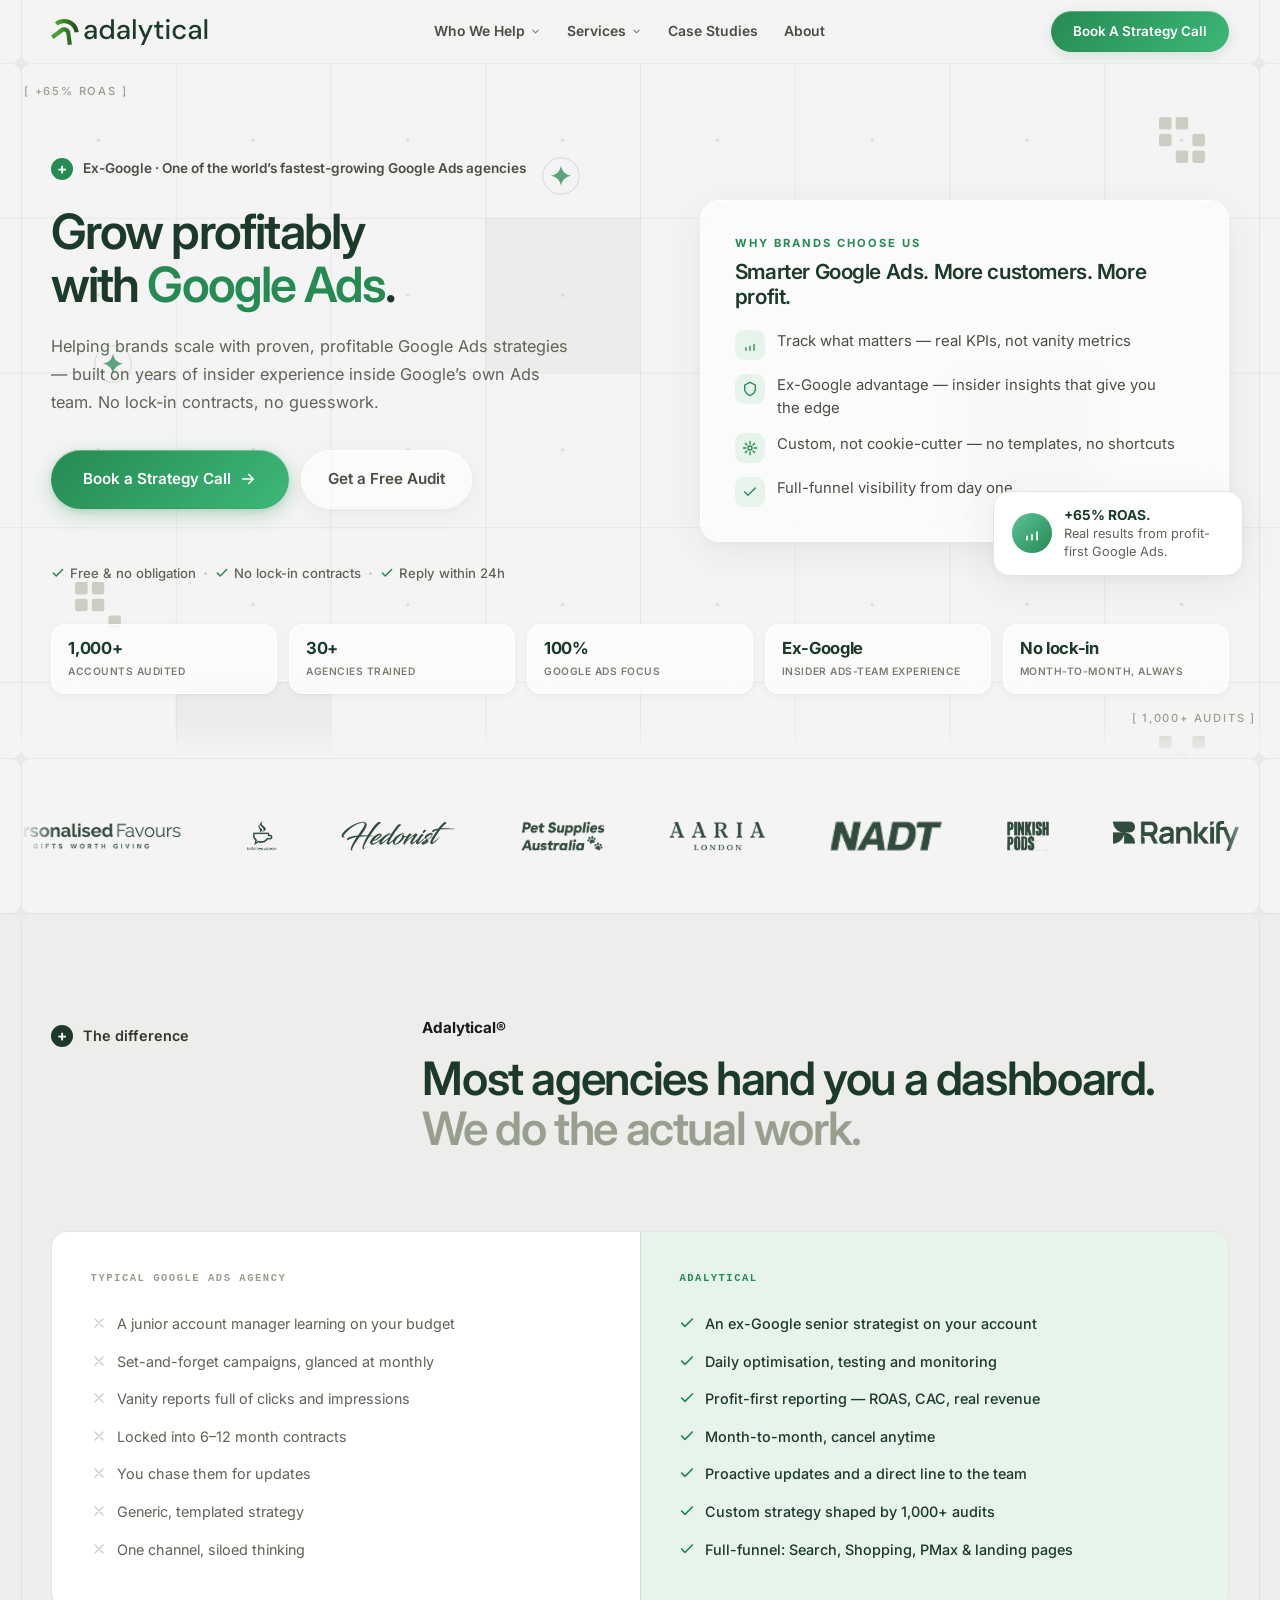
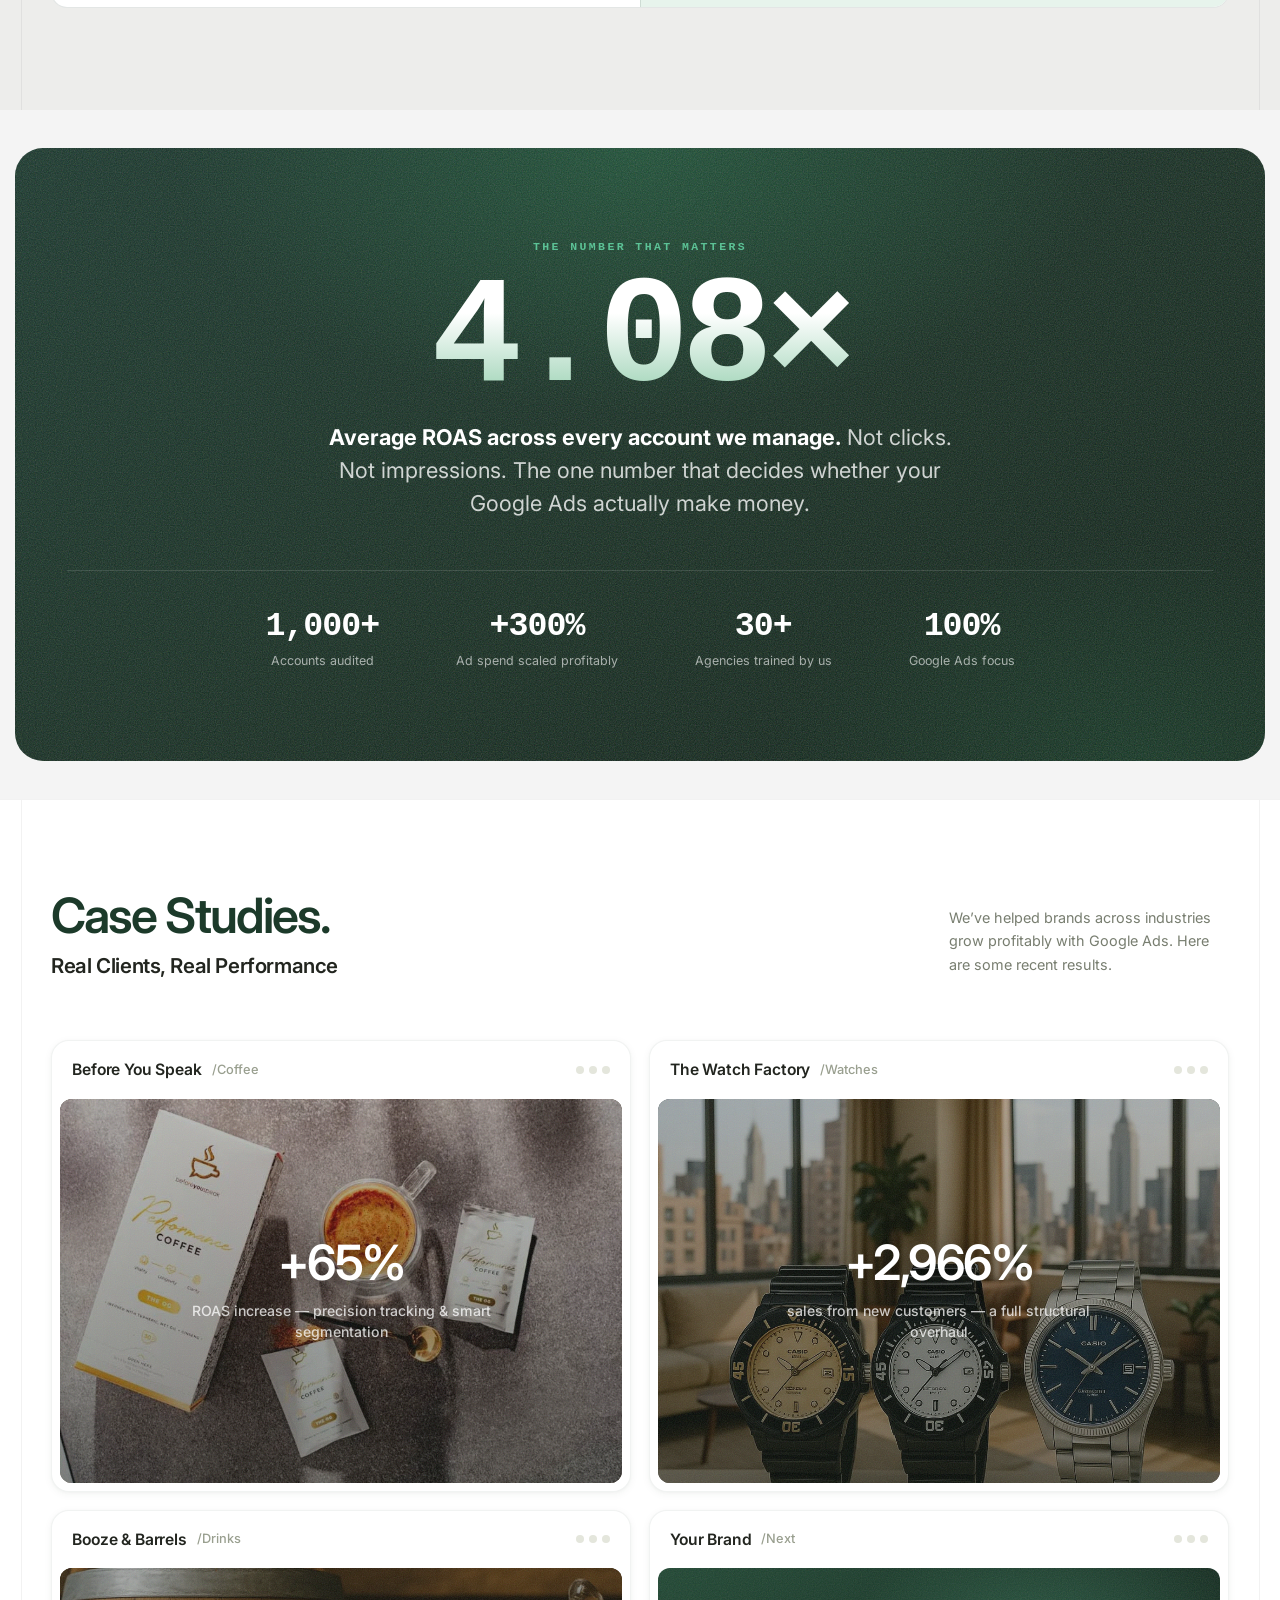
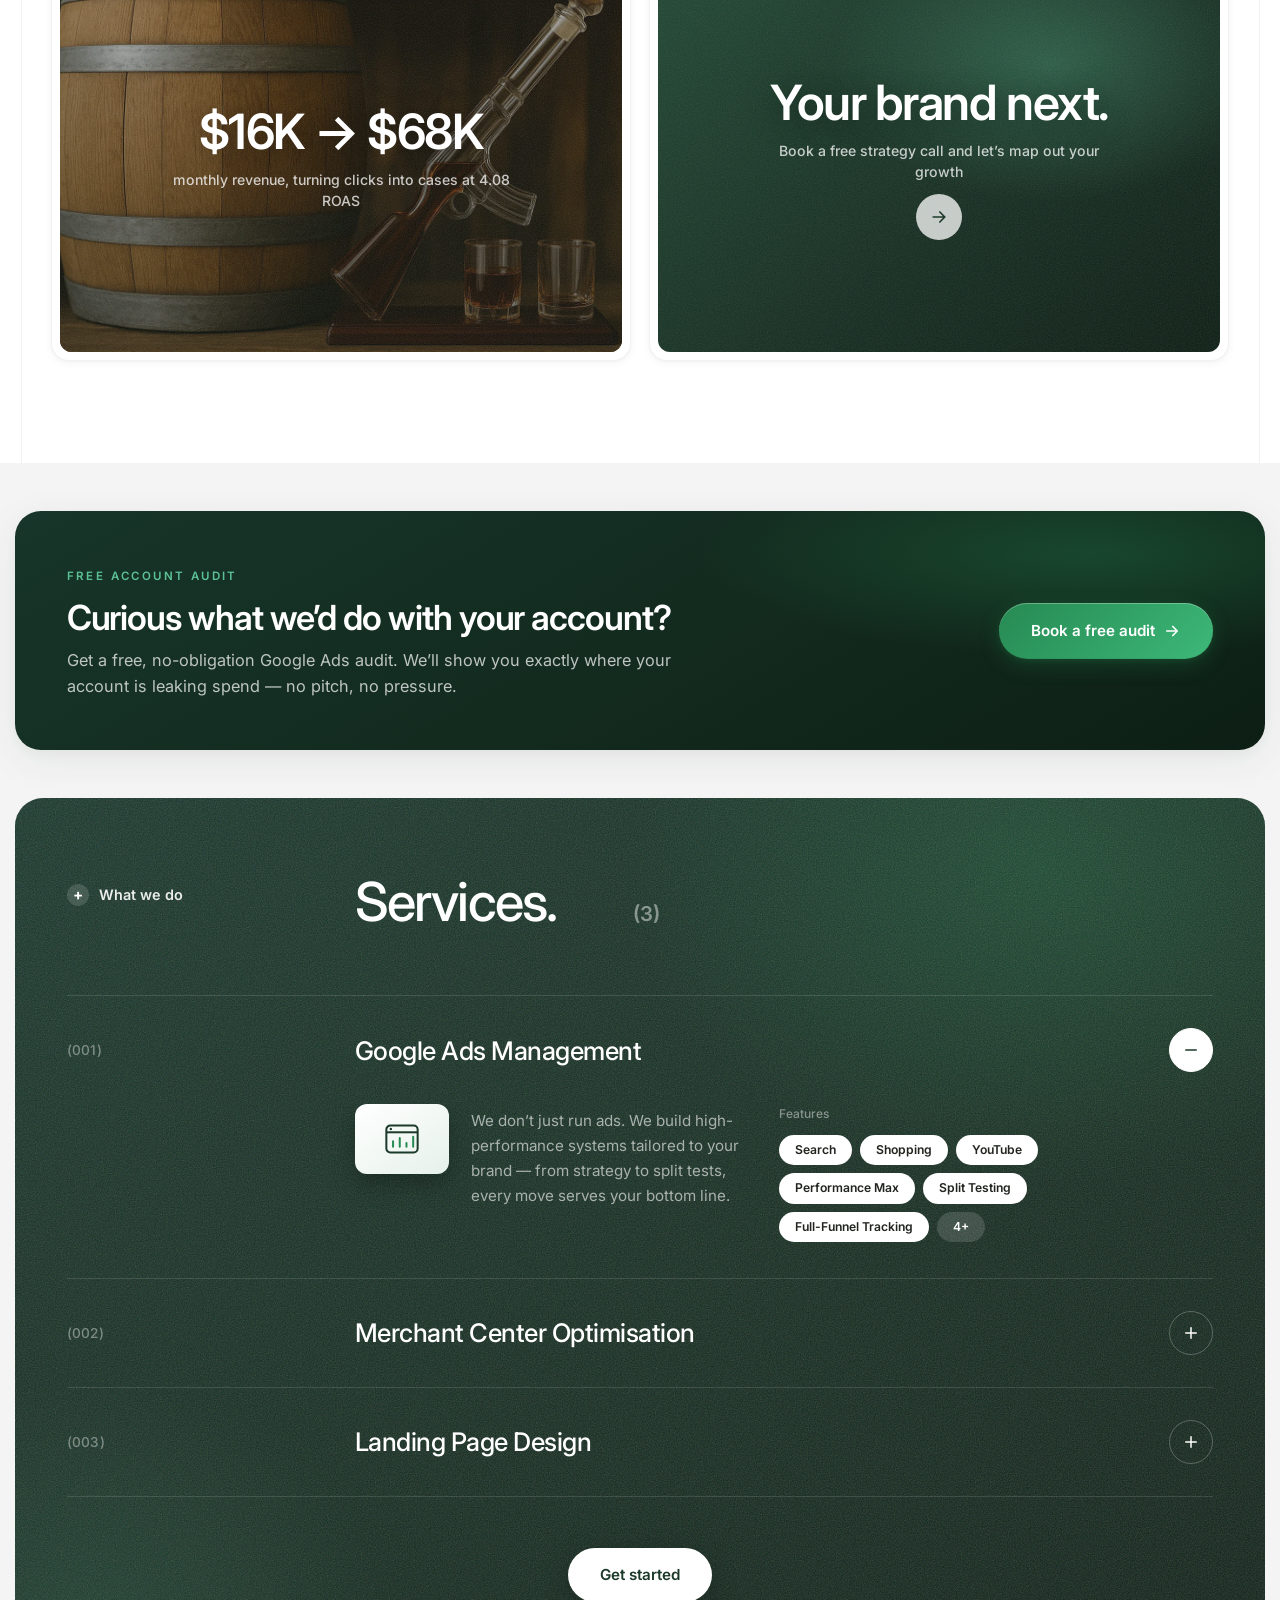
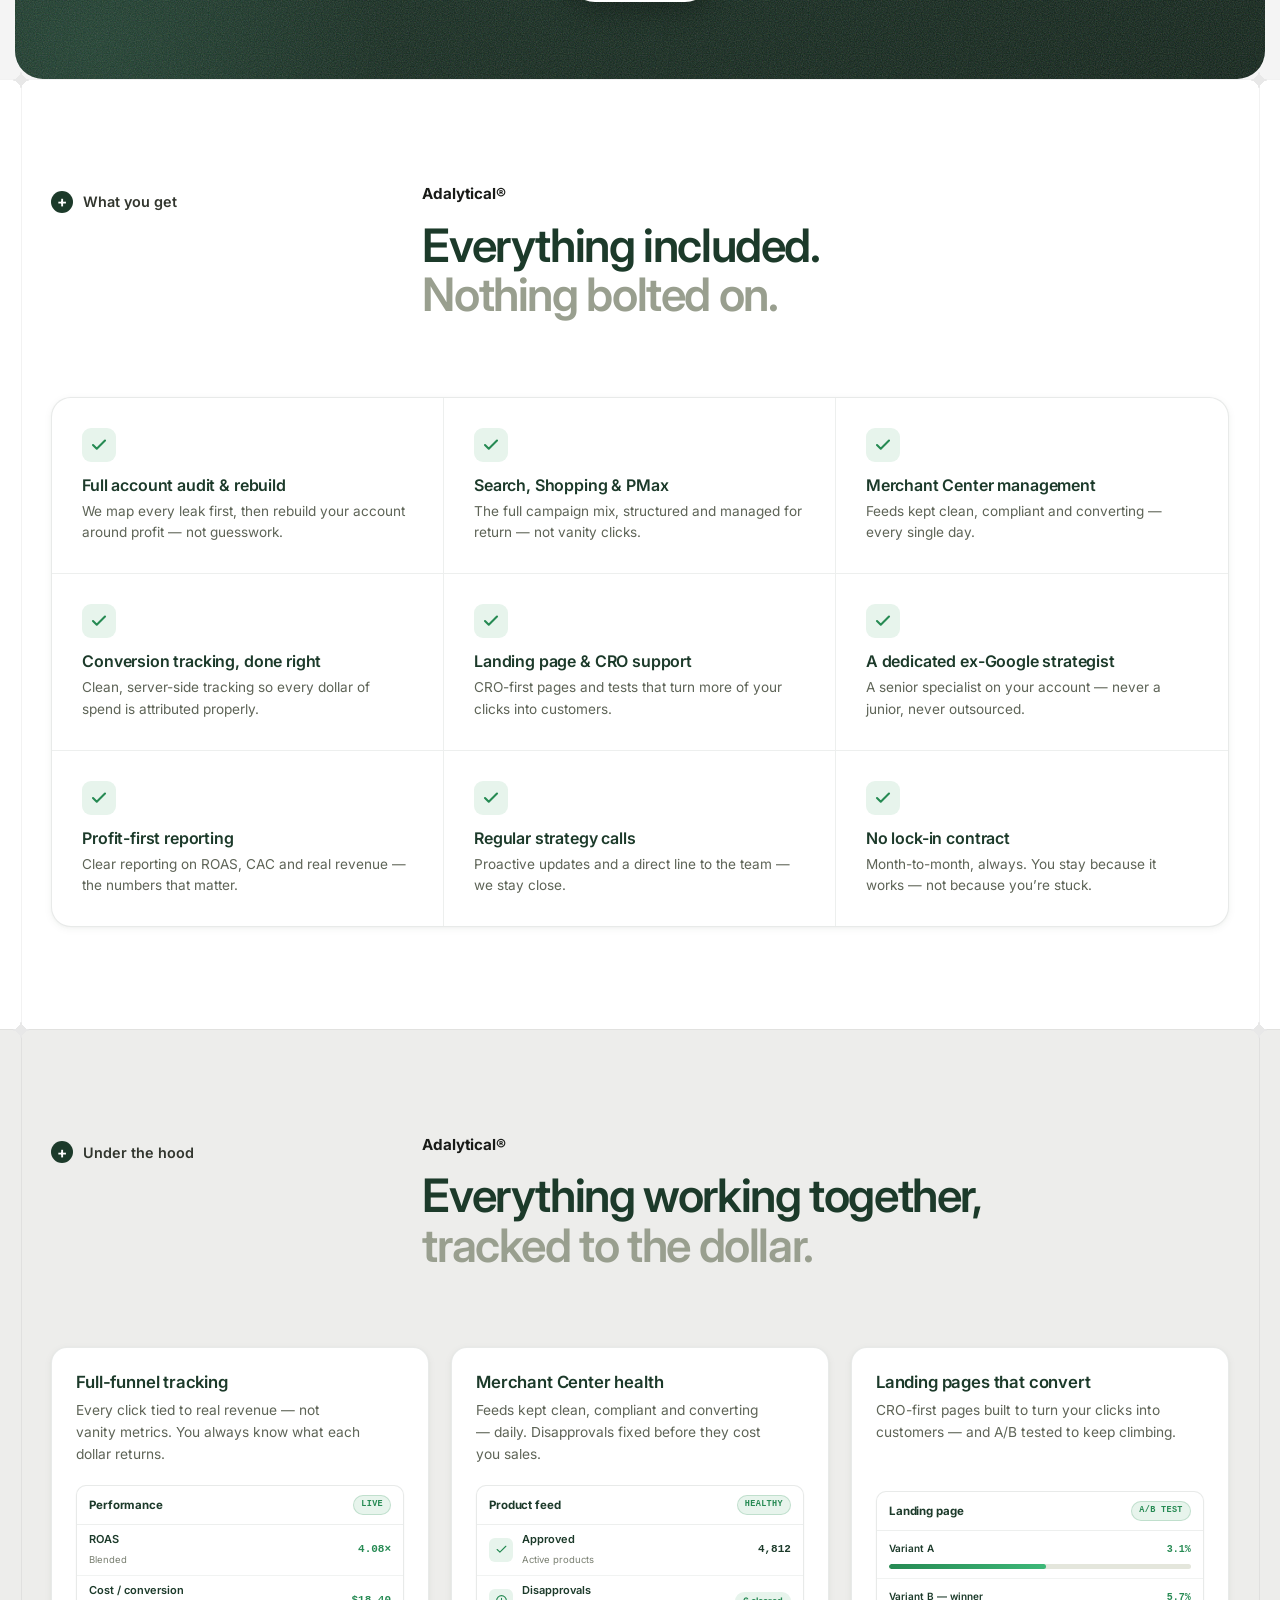
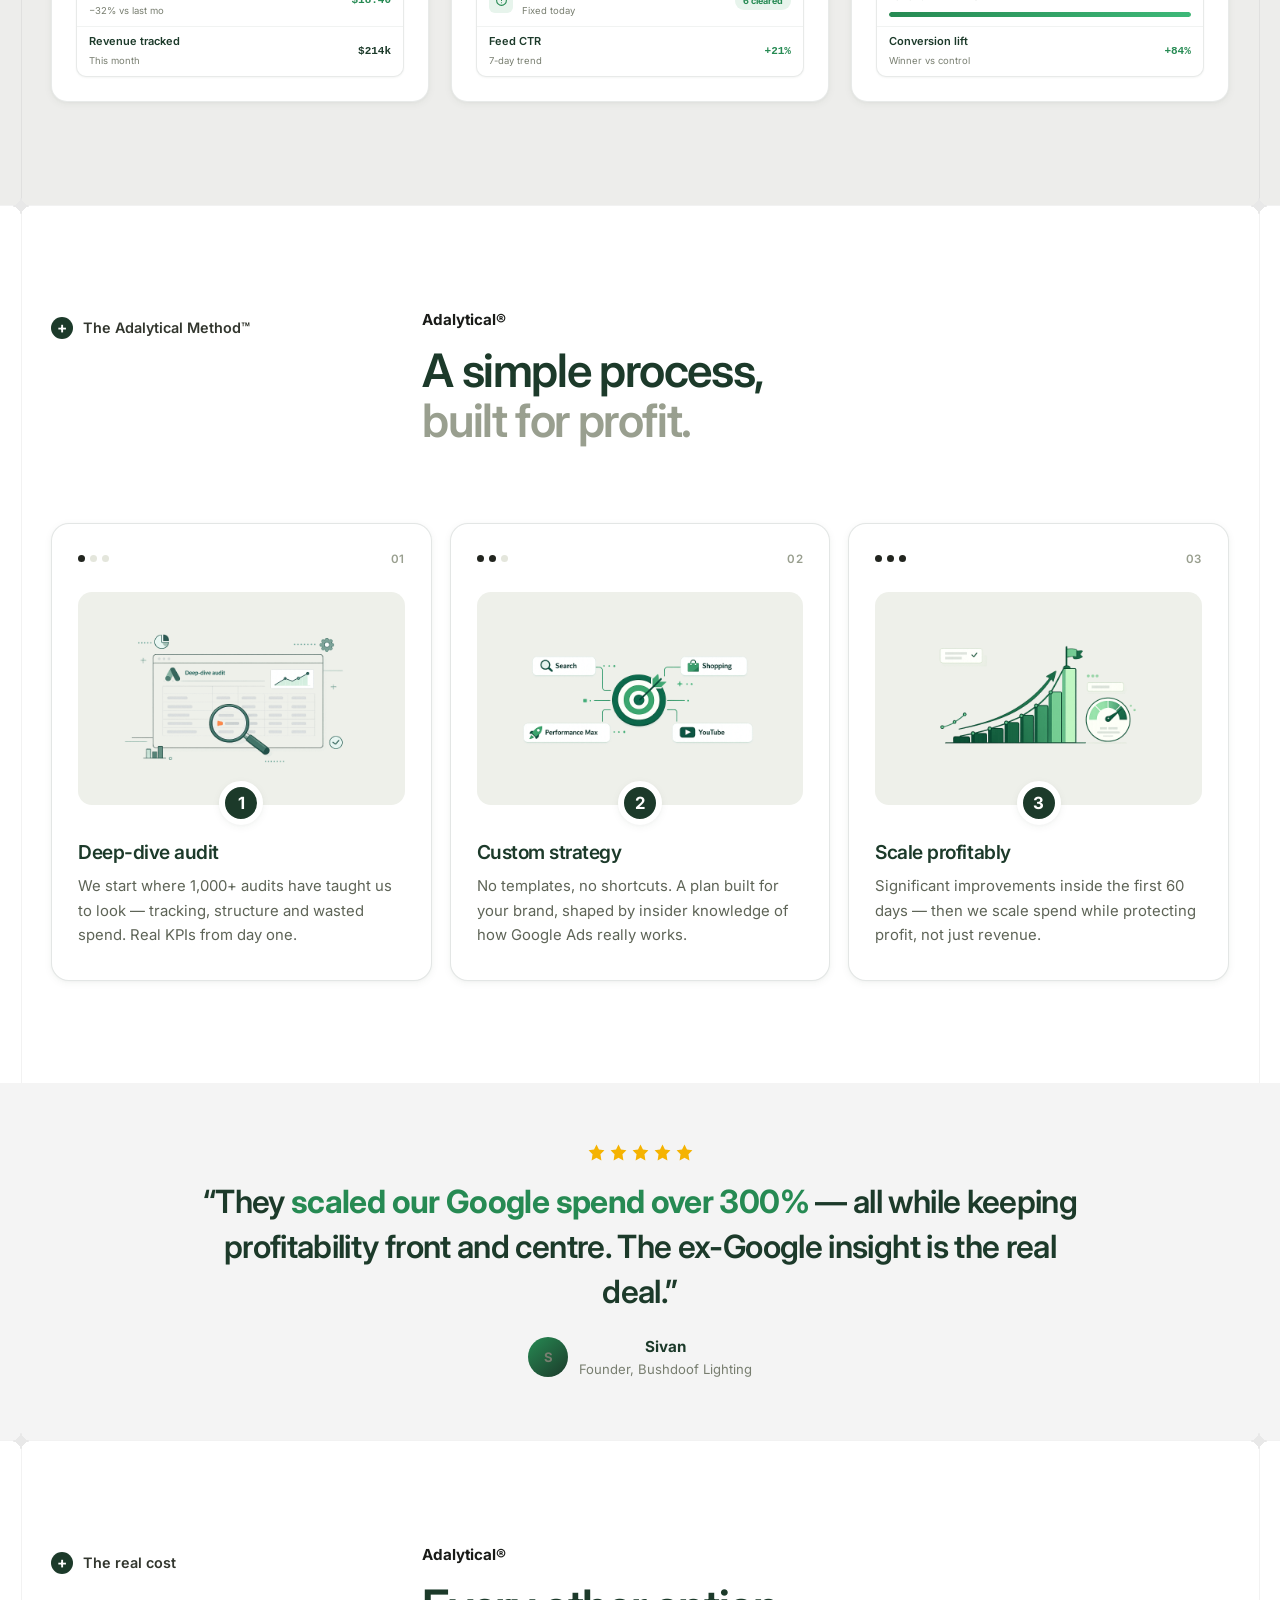
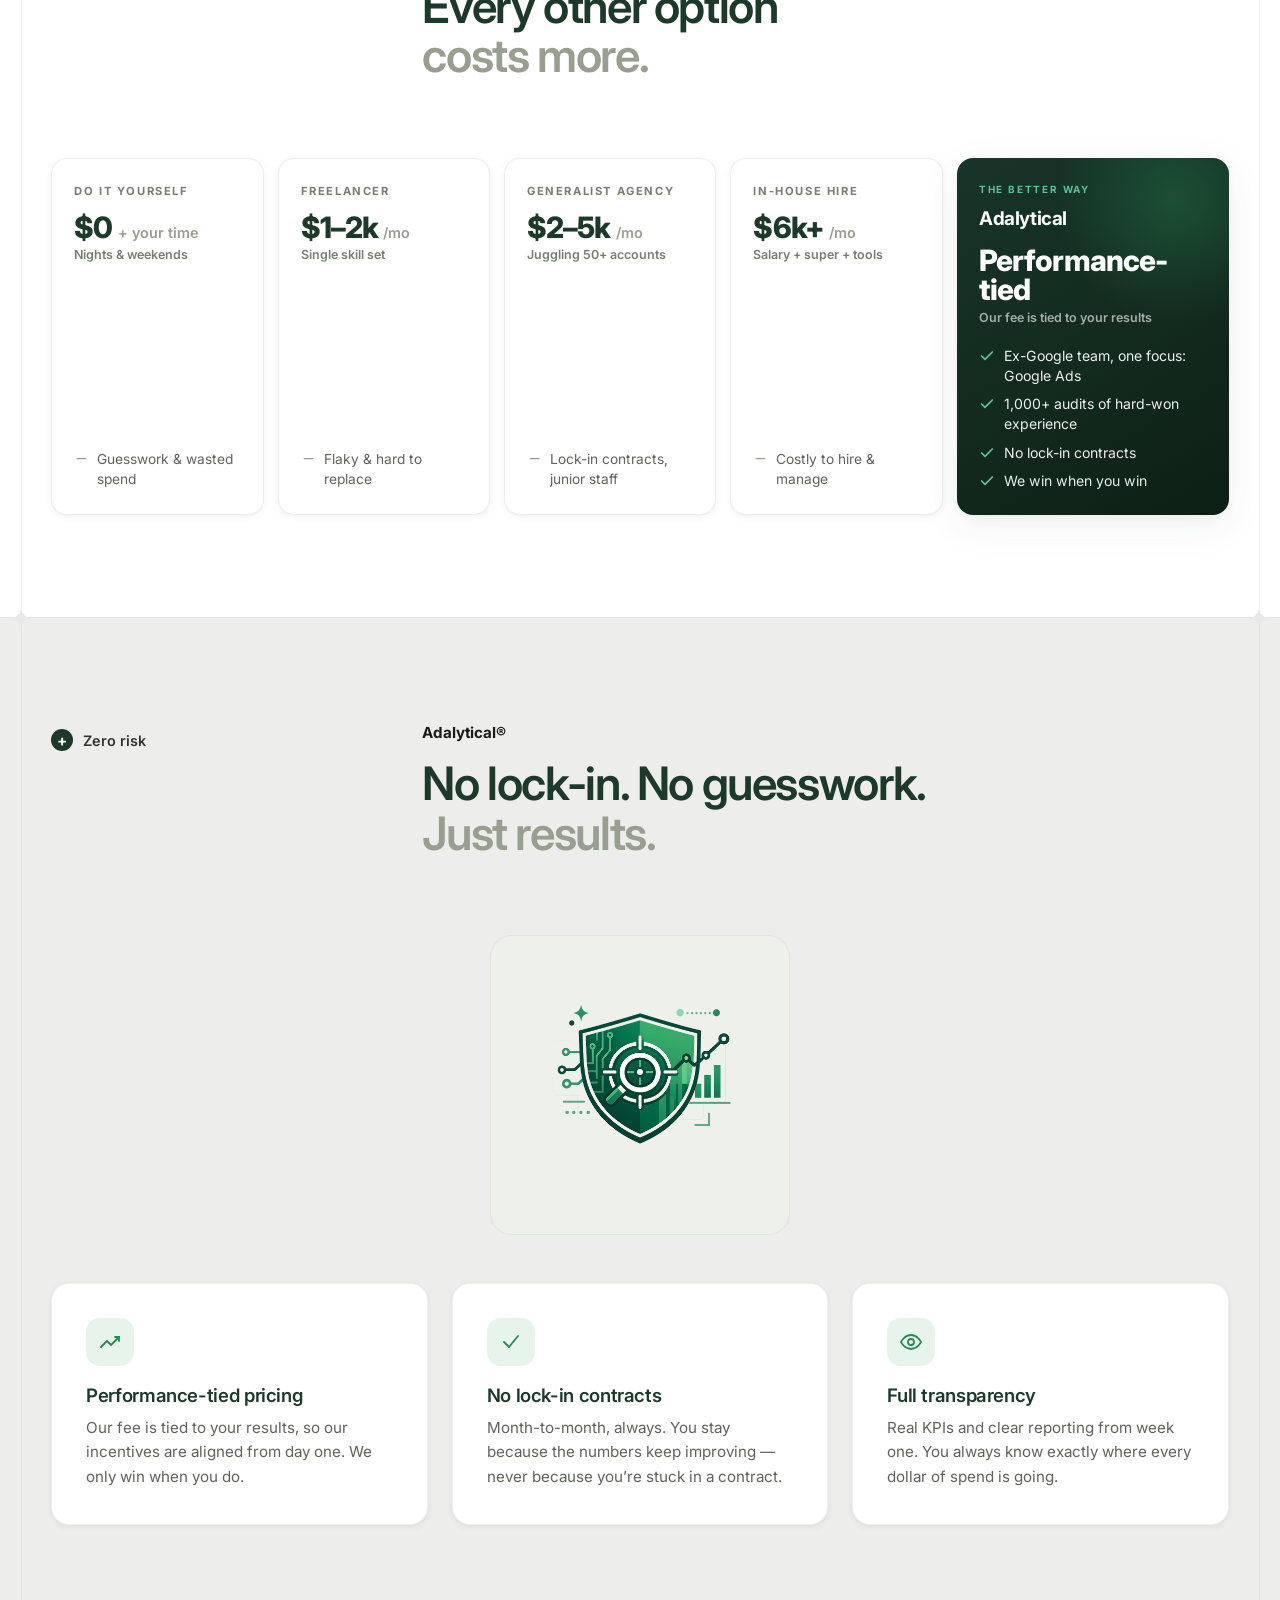
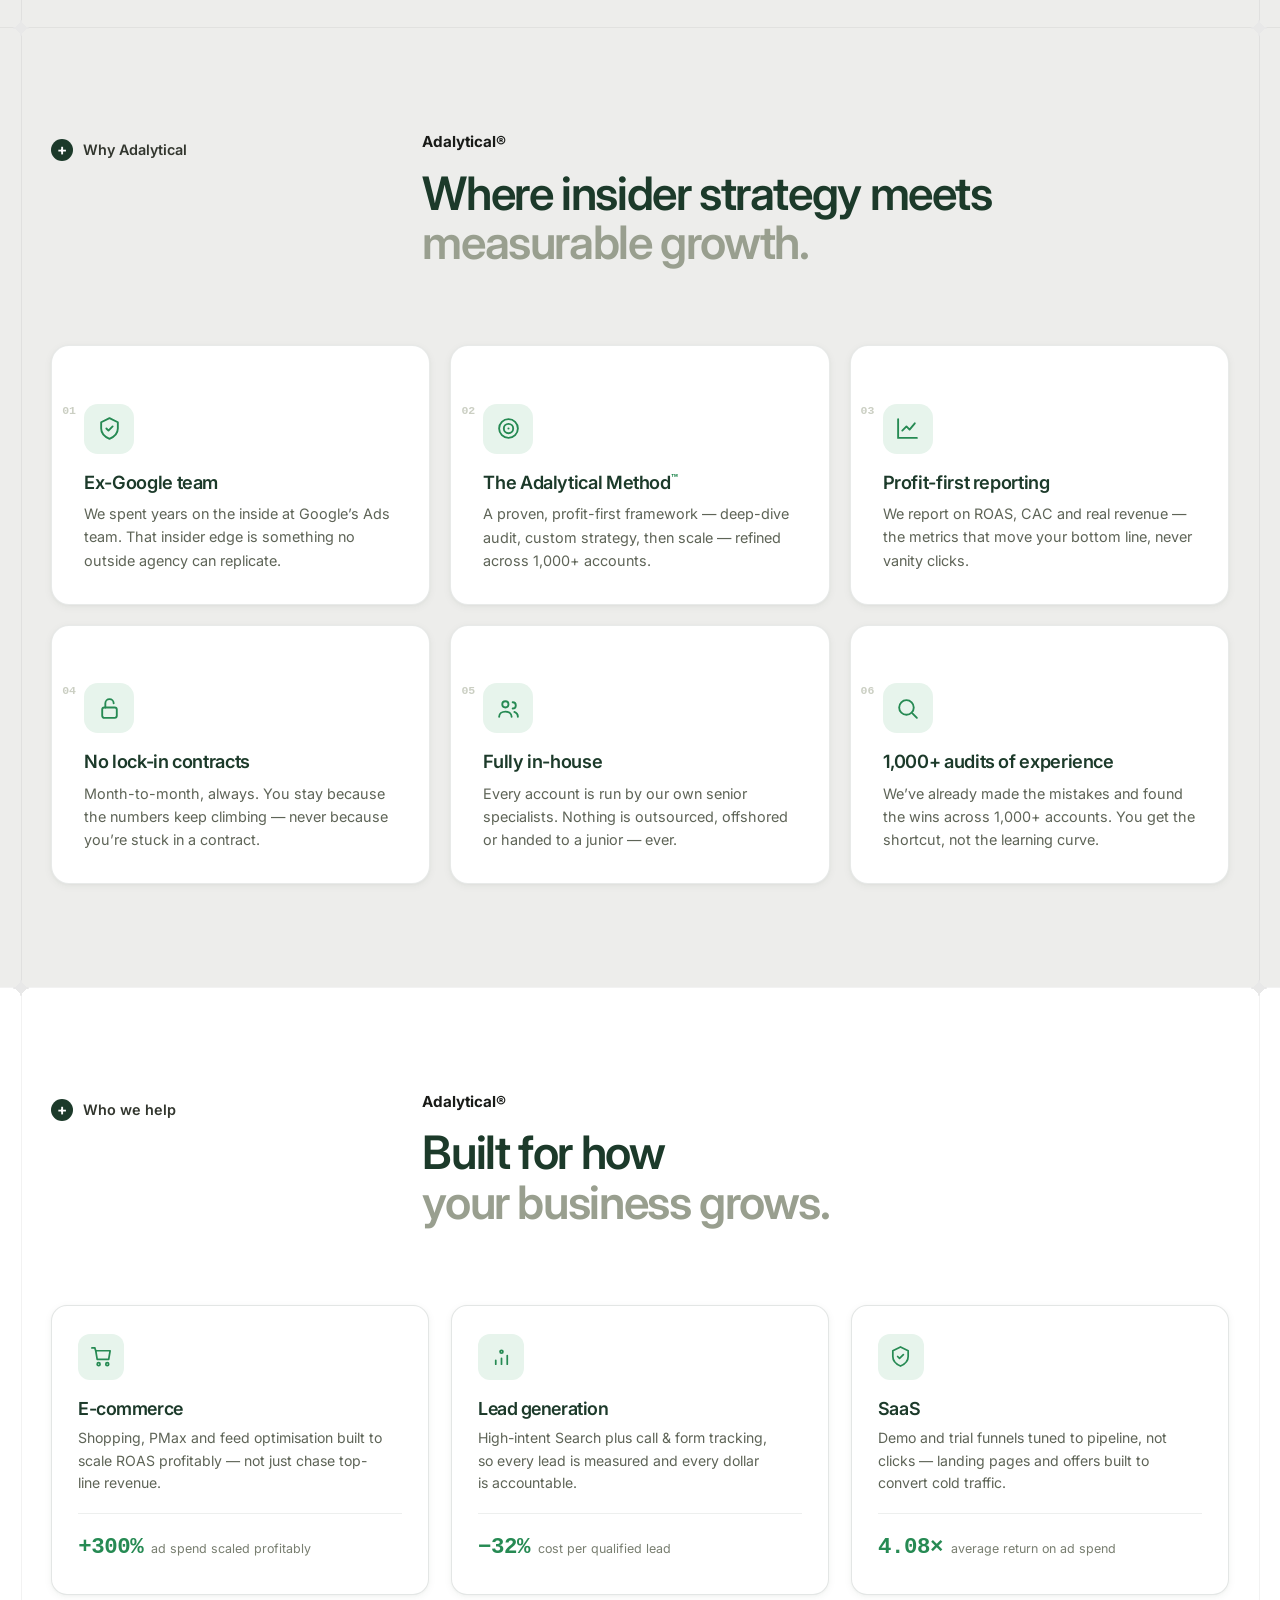
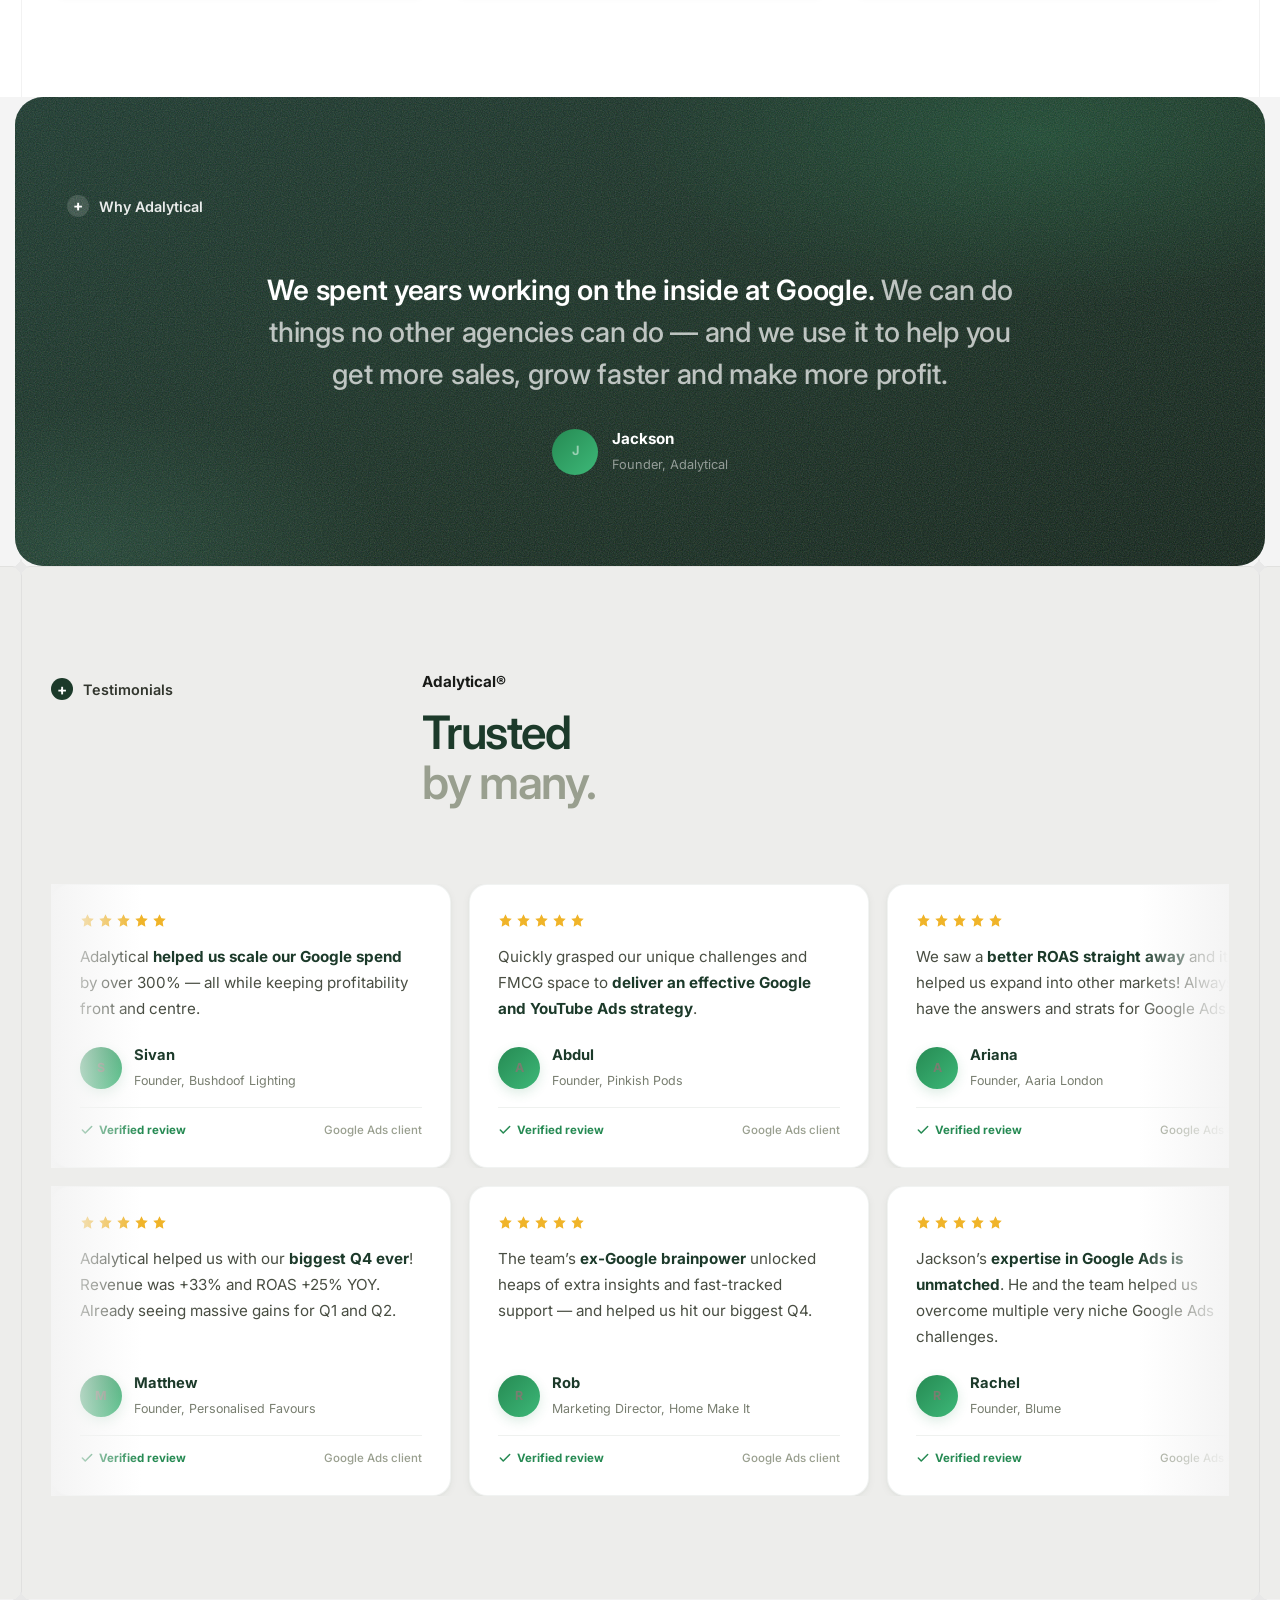
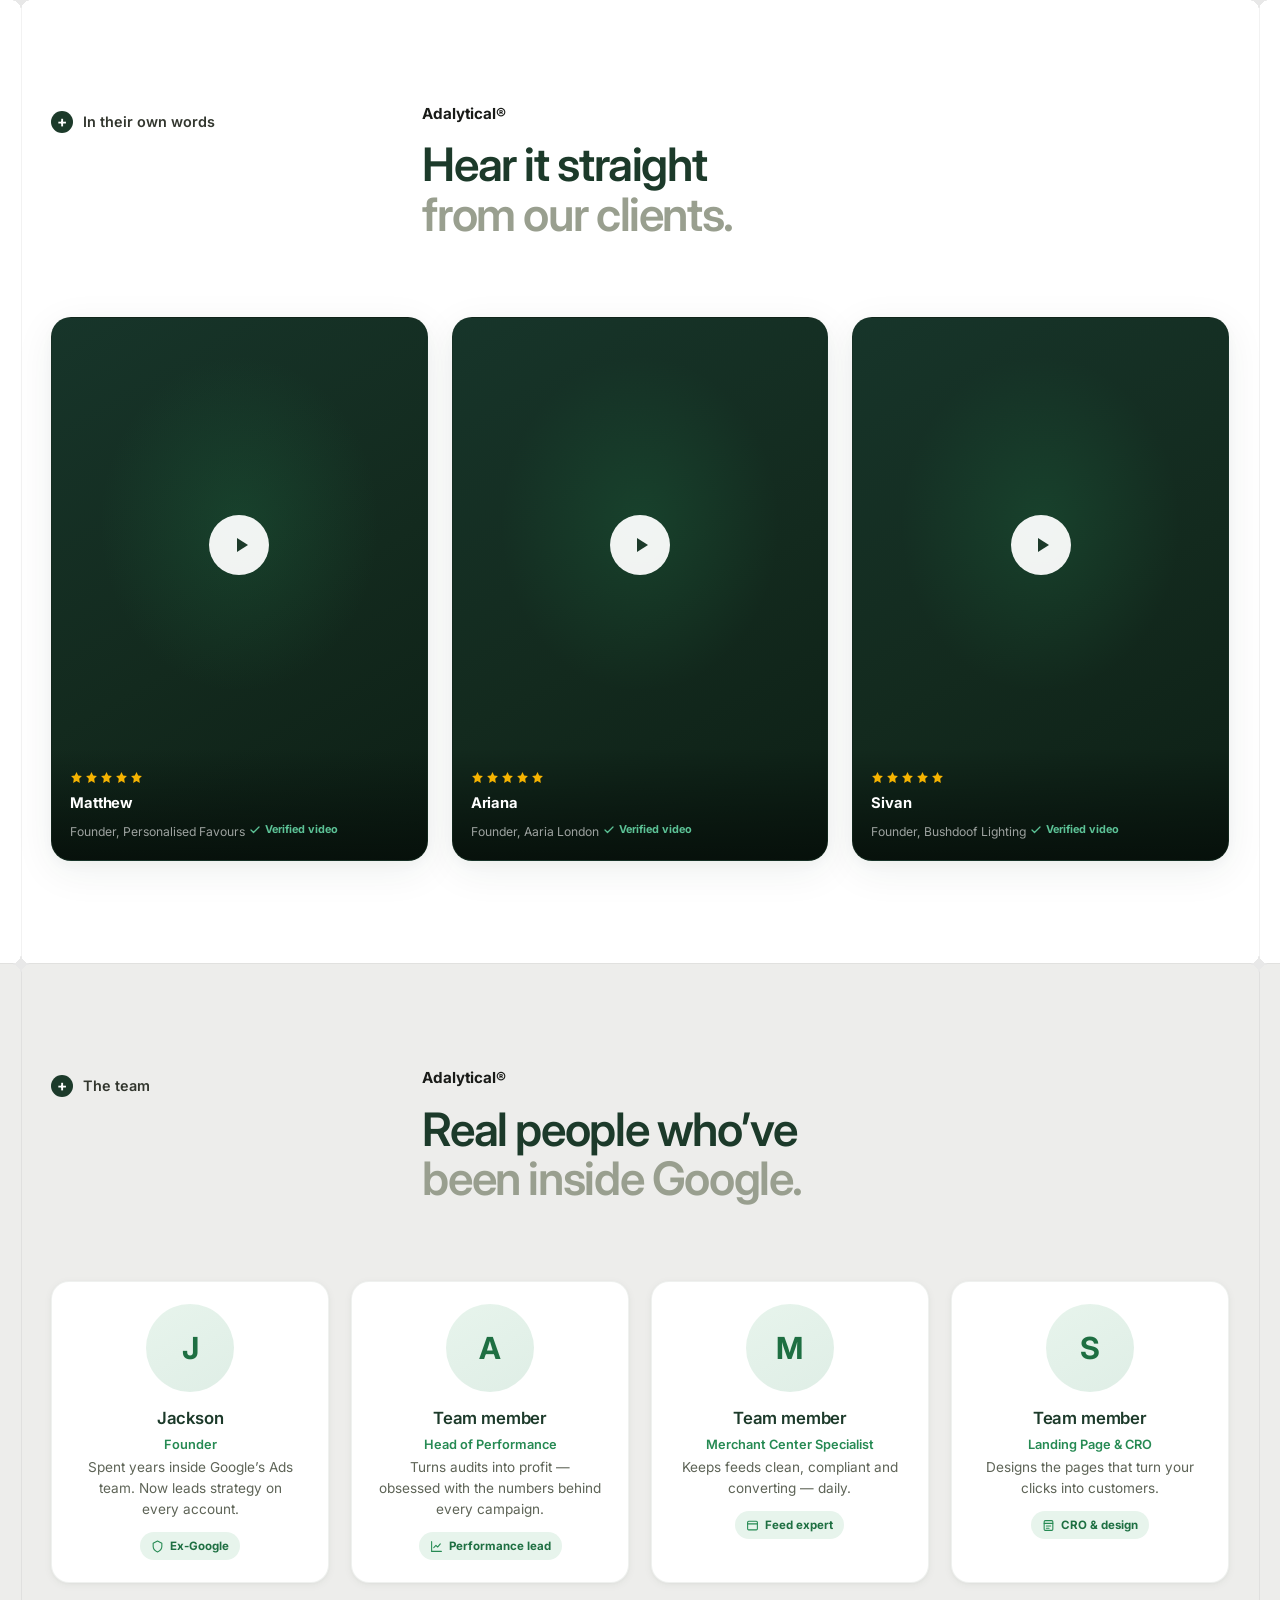
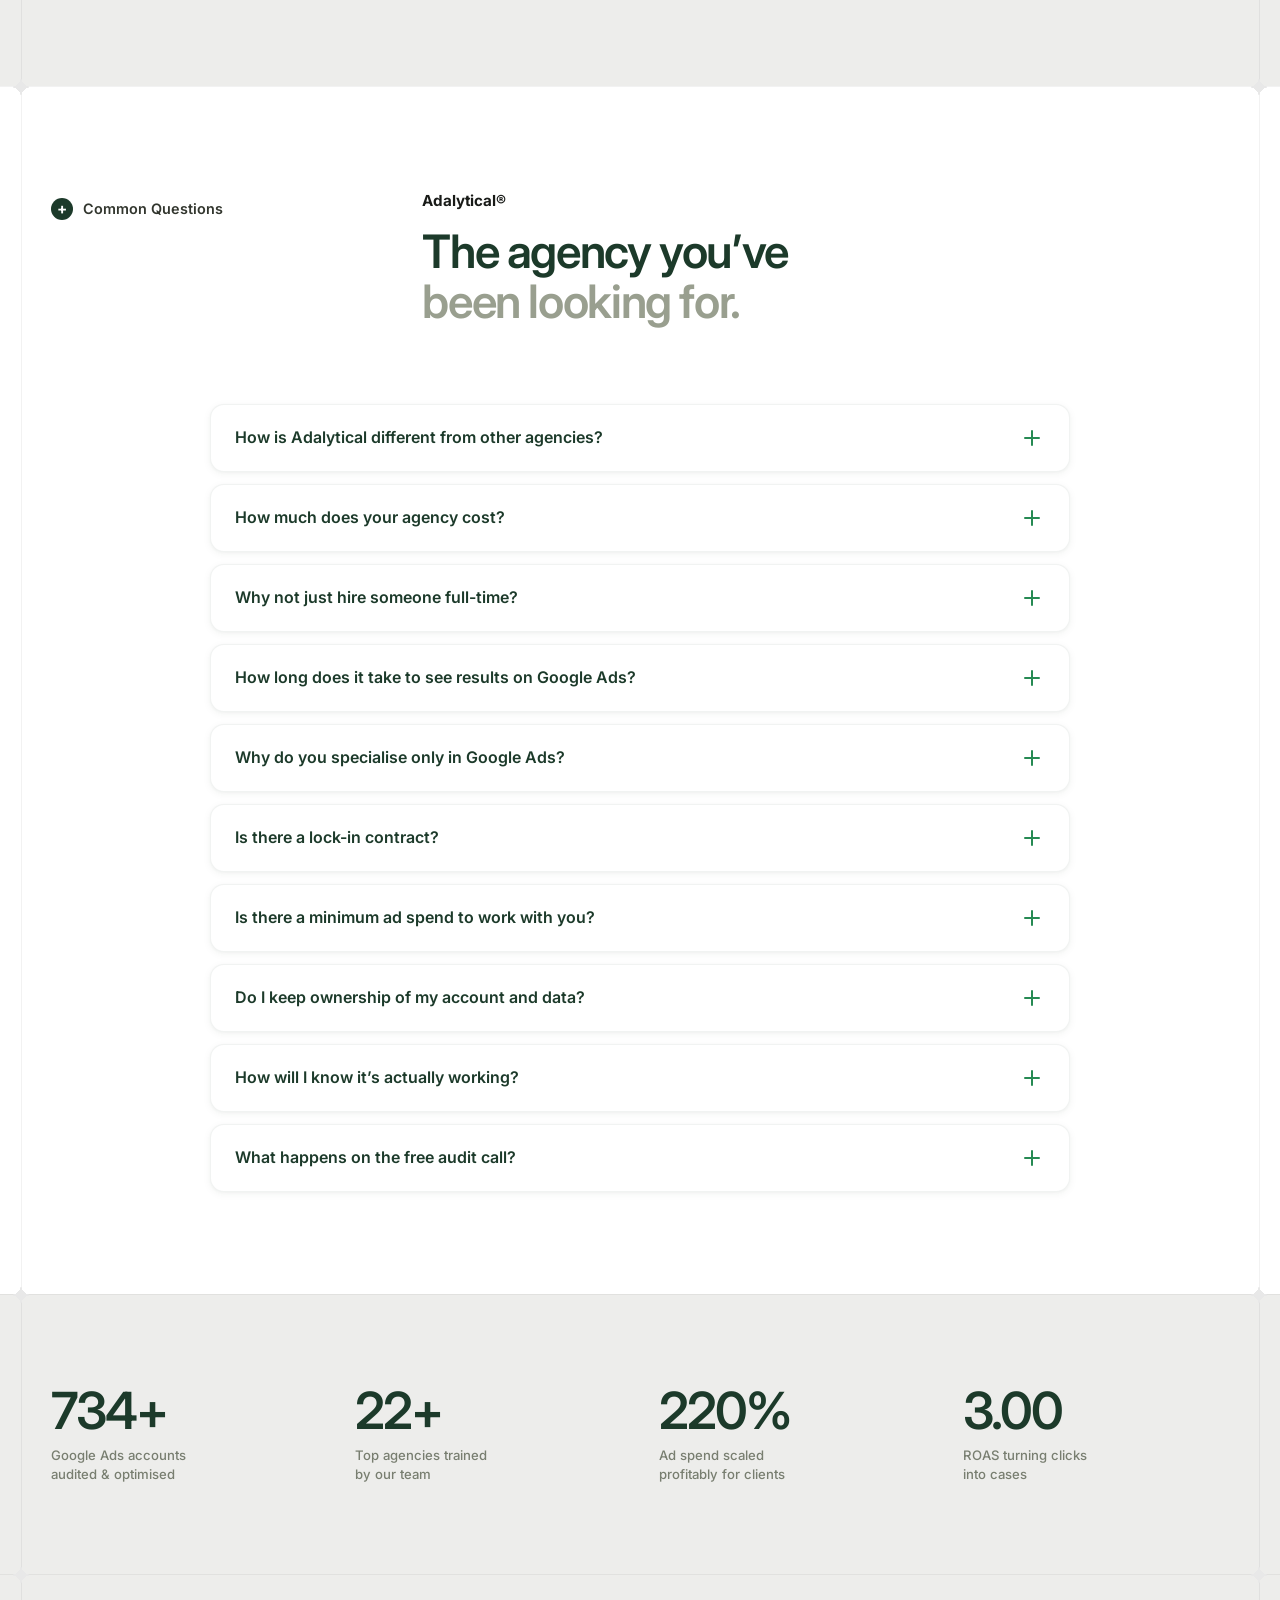
<file: index.html>
<!DOCTYPE html>
<html lang="en-AU">
<head>
<meta charset="UTF-8">
<meta name="viewport" content="width=device-width, initial-scale=1.0">
<title>Google Ads Agency Trusted by 100+ Brands | Adalytical</title>
<meta name="description" content="Ex-Google Ads specialists who scale brands profitably. 1,000+ accounts audited, 300% ad spend scaled, no lock-in contracts. Book a free Google Ads audit.">
<link rel="preconnect" href="https://fonts.googleapis.com">
<link rel="preconnect" href="https://fonts.gstatic.com" crossorigin>
<link href="https://fonts.googleapis.com/css2?family=Inter:wght@400;500;600;700;800&display=swap" rel="stylesheet">
<link rel="stylesheet" href="assets/site.css">
<link rel="stylesheet" href="assets/pages.css">
<link rel="stylesheet" href="assets/lp.css">
</head>
<body>

<!-- ============ NAV ============ -->
<nav class="nav">
  <span class="xmark xm-nl" aria-hidden="true"></span>
  <span class="xmark xm-nr" aria-hidden="true"></span>
  <div class="nav-in">
    <a href="index.html" class="logo" aria-label="Adalytical home">
      <img class="logo-img logo-light" src="images/adalytical-logo-white.svg" alt="Adalytical">
      <img class="logo-img logo-dark" src="images/adalytical-logo-dark.svg" alt="Adalytical">
    </a>
    <ul class="nav-l">
      <li class="has-mega">
        <a href="index.html#industries">Who We Help <svg class="nav-car" viewBox="0 0 24 24" fill="none" stroke="currentColor" stroke-width="2.4"><path d="M6 9l6 6 6-6" stroke-linecap="round" stroke-linejoin="round"/></svg></a>
        <div class="mega">
          <div class="mega-card">
            <div class="mega-col">
              <h4><a href="ecommerce.html">E-commerce</a></h4>
              <a href="ecommerce.html#google-ads"><svg viewBox="0 0 24 24" fill="none" stroke="currentColor" stroke-width="2"><circle cx="12" cy="12" r="9"/><circle cx="12" cy="12" r="4.5"/><circle cx="12" cy="12" r="1" fill="currentColor" stroke="none"/></svg> Google Ads</a>
              <a href="ecommerce.html#merchant-center"><svg viewBox="0 0 24 24" fill="none" stroke="currentColor" stroke-width="2"><path d="M3 3h8l10 10-8 8L3 11V3z" stroke-linejoin="round"/><circle cx="7.5" cy="7.5" r="1.4"/></svg> Merchant Center</a>
              <a href="landing-pages.html"><svg viewBox="0 0 24 24" fill="none" stroke="currentColor" stroke-width="2"><rect x="4" y="3" width="16" height="18" rx="2"/><path d="M4 8h16M8 13h8M8 17h5" stroke-linecap="round"/></svg> Landing Pages</a>
              <a href="web-development.html"><svg viewBox="0 0 24 24" fill="none" stroke="currentColor" stroke-width="2"><path d="M9 8l-4 4 4 4M15 8l4 4-4 4" stroke-linecap="round" stroke-linejoin="round"/></svg> Web Development</a>
            </div>
            <div class="mega-col">
              <h4><a href="lead-generation.html">Lead Generation</a></h4>
              <a href="lead-generation.html#google-ads"><svg viewBox="0 0 24 24" fill="none" stroke="currentColor" stroke-width="2"><circle cx="12" cy="12" r="9"/><circle cx="12" cy="12" r="4.5"/><circle cx="12" cy="12" r="1" fill="currentColor" stroke="none"/></svg> Google Ads</a>
              <a href="lead-generation.html#call-tracking"><svg viewBox="0 0 24 24" fill="none" stroke="currentColor" stroke-width="2"><path d="M22 16.9v3a2 2 0 0 1-2.2 2 19.8 19.8 0 0 1-8.6-3.1 19.5 19.5 0 0 1-6-6A19.8 19.8 0 0 1 2.1 4.2 2 2 0 0 1 4.1 2h3a2 2 0 0 1 2 1.7c.1 1 .4 1.9.7 2.8a2 2 0 0 1-.5 2.1L8.1 9.9a16 16 0 0 0 6 6l1.3-1.2a2 2 0 0 1 2.1-.5c.9.3 1.8.6 2.8.7a2 2 0 0 1 1.8 2z" stroke-linecap="round" stroke-linejoin="round"/></svg> Call &amp; Form Tracking</a>
              <a href="landing-pages.html"><svg viewBox="0 0 24 24" fill="none" stroke="currentColor" stroke-width="2"><rect x="4" y="3" width="16" height="18" rx="2"/><path d="M4 8h16M8 13h8M8 17h5" stroke-linecap="round"/></svg> Landing Pages</a>
              <a href="web-development.html"><svg viewBox="0 0 24 24" fill="none" stroke="currentColor" stroke-width="2"><path d="M9 8l-4 4 4 4M15 8l4 4-4 4" stroke-linecap="round" stroke-linejoin="round"/></svg> Web Development</a>
            </div>
            <div class="mega-col">
              <h4><a href="saas.html">SaaS</a></h4>
              <a href="saas.html#google-ads"><svg viewBox="0 0 24 24" fill="none" stroke="currentColor" stroke-width="2"><circle cx="12" cy="12" r="9"/><circle cx="12" cy="12" r="4.5"/><circle cx="12" cy="12" r="1" fill="currentColor" stroke="none"/></svg> Google Ads</a>
              <a href="saas.html#demo-funnels"><svg viewBox="0 0 24 24" fill="none" stroke="currentColor" stroke-width="2"><path d="M3 4h18l-7 8v7l-4 2v-9z" stroke-linejoin="round"/></svg> Demo &amp; Trial Funnels</a>
              <a href="landing-pages.html"><svg viewBox="0 0 24 24" fill="none" stroke="currentColor" stroke-width="2"><rect x="4" y="3" width="16" height="18" rx="2"/><path d="M4 8h16M8 13h8M8 17h5" stroke-linecap="round"/></svg> Landing Pages</a>
              <a href="web-development.html"><svg viewBox="0 0 24 24" fill="none" stroke="currentColor" stroke-width="2"><path d="M9 8l-4 4 4 4M15 8l4 4-4 4" stroke-linecap="round" stroke-linejoin="round"/></svg> Web Development</a>
            </div>
            <div class="mega-feat">
              <div>
                <span class="mf-tag">Free audit</span>
                <h5>See exactly where your Google Ads account is leaking budget.</h5>
              </div>
              <a href="index.html#book" class="mf-link">Book a strategy call <svg viewBox="0 0 24 24" fill="none" stroke="currentColor" stroke-width="2.2"><path d="M5 12h14M13 6l6 6-6 6" stroke-linecap="round" stroke-linejoin="round"/></svg></a>
            </div>
          </div>
        </div>
      </li>
      <li class="has-drop">
        <a href="services.html">Services <svg class="nav-car" viewBox="0 0 24 24" fill="none" stroke="currentColor" stroke-width="2.4"><path d="M6 9l6 6 6-6" stroke-linecap="round" stroke-linejoin="round"/></svg></a>
        <div class="drop">
          <a href="services.html#google-ads"><strong>Google Ads Management</strong><span>Full-funnel systems built to convert</span></a>
          <a href="services.html#merchant-center"><strong>Merchant Center Optimisation</strong><span>Daily feed optimisation &amp; fixes</span></a>
          <a href="landing-pages.html"><strong>Landing Page Design</strong><span>CRO-first, built to sell</span></a>
          <a href="web-development.html"><strong>Web Development</strong><span>Custom sites &amp; conversion-led builds</span></a>
        </div>
      </li>
      <li><a href="case-studies.html">Case Studies</a></li>
      <li><a href="about.html">About</a></li>
    </ul>
    <div class="nav-r">
      <a href="#book" class="nav-cta">Book A Strategy Call</a>
      <button class="mob-tog" aria-label="Open menu"><span class="mob-bars"><span></span><span></span><span></span></span><span class="mob-lbl">Menu</span></button>
    </div>
  </div>
</nav>

<!-- ============ MOBILE DRAWER ============ -->
<div class="mdrawer">
  <div class="mdrawer-top">
    <a href="index.html" class="logo"><img class="logo-img" src="images/adalytical-logo-white.svg" alt="Adalytical"></a>
    <button class="mdrawer-close" aria-label="Close menu"><svg viewBox="0 0 24 24" fill="none" stroke="currentColor" stroke-width="2"><path d="M18 6 6 18M6 6l12 12" stroke-linecap="round"/></svg></button>
  </div>
  <ul class="mdrawer-list">
    <li><a href="index.html"><span class="mdi"><svg viewBox="0 0 24 24" fill="none" stroke="currentColor"><path d="M4 11l8-6 8 6v9H4z" stroke-linejoin="round"/><path d="M9 20v-6h6v6" stroke-linejoin="round"/></svg></span>Home<svg class="mdc" viewBox="0 0 24 24" fill="none" stroke="currentColor"><path d="M9 6l6 6-6 6" stroke-linecap="round" stroke-linejoin="round"/></svg></a></li>
    <li><a href="services.html"><span class="mdi"><svg viewBox="0 0 24 24" fill="none" stroke="currentColor"><rect x="3" y="3" width="7" height="7" rx="1.5"/><rect x="14" y="3" width="7" height="7" rx="1.5"/><rect x="3" y="14" width="7" height="7" rx="1.5"/><rect x="14" y="14" width="7" height="7" rx="1.5"/></svg></span>Services<svg class="mdc" viewBox="0 0 24 24" fill="none" stroke="currentColor"><path d="M9 6l6 6-6 6" stroke-linecap="round" stroke-linejoin="round"/></svg></a></li>
    <li><a href="case-studies.html"><span class="mdi"><svg viewBox="0 0 24 24" fill="none" stroke="currentColor"><path d="M3 3v18h18" stroke-linecap="round"/><path d="M7 14l4-4 3 3 5-6" stroke-linecap="round" stroke-linejoin="round"/></svg></span>Case Studies<svg class="mdc" viewBox="0 0 24 24" fill="none" stroke="currentColor"><path d="M9 6l6 6-6 6" stroke-linecap="round" stroke-linejoin="round"/></svg></a></li>
    <li><a href="ecommerce.html"><span class="mdi"><svg viewBox="0 0 24 24" fill="none" stroke="currentColor"><path d="M6 6h15l-1.5 9h-12z" stroke-linejoin="round"/><path d="M6 6 5 3H2" stroke-linecap="round"/><circle cx="9" cy="20" r="1.4"/><circle cx="18" cy="20" r="1.4"/></svg></span>E-commerce<svg class="mdc" viewBox="0 0 24 24" fill="none" stroke="currentColor"><path d="M9 6l6 6-6 6" stroke-linecap="round" stroke-linejoin="round"/></svg></a></li>
    <li><a href="lead-generation.html"><span class="mdi"><svg viewBox="0 0 24 24" fill="none" stroke="currentColor"><path d="M22 16.9v3a2 2 0 0 1-2.2 2 19.8 19.8 0 0 1-8.6-3.1 19.5 19.5 0 0 1-6-6A19.8 19.8 0 0 1 2.1 4.2 2 2 0 0 1 4.1 2h3a2 2 0 0 1 2 1.7c.1 1 .4 1.9.7 2.8a2 2 0 0 1-.5 2.1L8.1 9.9a16 16 0 0 0 6 6l1.3-1.2a2 2 0 0 1 2.1-.5c.9.3 1.8.6 2.8.7a2 2 0 0 1 1.8 2z" stroke-linecap="round" stroke-linejoin="round"/></svg></span>Lead Generation<svg class="mdc" viewBox="0 0 24 24" fill="none" stroke="currentColor"><path d="M9 6l6 6-6 6" stroke-linecap="round" stroke-linejoin="round"/></svg></a></li>
    <li><a href="saas.html"><span class="mdi"><svg viewBox="0 0 24 24" fill="none" stroke="currentColor"><path d="M9 8l-4 4 4 4M15 8l4 4-4 4" stroke-linecap="round" stroke-linejoin="round"/></svg></span>SaaS<svg class="mdc" viewBox="0 0 24 24" fill="none" stroke="currentColor"><path d="M9 6l6 6-6 6" stroke-linecap="round" stroke-linejoin="round"/></svg></a></li>
    <li><a href="landing-pages.html"><span class="mdi"><svg viewBox="0 0 24 24" fill="none" stroke="currentColor"><rect x="4" y="3" width="16" height="18" rx="2"/><path d="M4 8h16M8 13h8M8 17h5" stroke-linecap="round"/></svg></span>Landing Pages<svg class="mdc" viewBox="0 0 24 24" fill="none" stroke="currentColor"><path d="M9 6l6 6-6 6" stroke-linecap="round" stroke-linejoin="round"/></svg></a></li>
    <li><a href="web-development.html"><span class="mdi"><svg viewBox="0 0 24 24" fill="none" stroke="currentColor"><path d="M8 4l-4 8 4 8M16 4l4 8-4 8M13 3l-2 18" stroke-linecap="round" stroke-linejoin="round"/></svg></span>Web Development<svg class="mdc" viewBox="0 0 24 24" fill="none" stroke="currentColor"><path d="M9 6l6 6-6 6" stroke-linecap="round" stroke-linejoin="round"/></svg></a></li>
    <li><a href="about.html"><span class="mdi"><svg viewBox="0 0 24 24" fill="none" stroke="currentColor"><circle cx="9" cy="8" r="3"/><path d="M3 20c0-3 2.7-5 6-5s6 2 6 5" stroke-linecap="round"/><path d="M16 6a3 3 0 0 1 0 6M21 20c0-2.4-1.4-4-3.4-4.7" stroke-linecap="round"/></svg></span>About<svg class="mdc" viewBox="0 0 24 24" fill="none" stroke="currentColor"><path d="M9 6l6 6-6 6" stroke-linecap="round" stroke-linejoin="round"/></svg></a></li>
  </ul>
  <div class="mdrawer-cta">
    <a href="index.html#book" class="mc-quote">Book A Strategy Call</a>
    <a href="index.html#book" class="mc-audit">Get a Free Audit</a>
  </div>
</div>

<!-- ============ HERO + LOGO STRIP (shared background) ============ -->
<div class="hero-wrap">
<header class="hero rvsec">
  <div class="hero-grid" aria-hidden="true">
    <span class="hg-tag t1">[ +65% ROAS ]</span>
    <span class="hg-tag t2">[ 1,000+ AUDITS ]</span>
    <svg class="hg-spark s1" viewBox="0 0 48 48" fill="none"><circle cx="24" cy="24" r="19" stroke="currentColor" stroke-width="1" opacity=".28"/><path d="M24 13c1.3 6.5 4.2 9.4 10.7 10.7-6.5 1.3-9.4 4.2-10.7 10.7-1.3-6.5-4.2-9.4-10.7-10.7C19.8 22.4 22.7 19.5 24 13z" fill="currentColor"/></svg>
    <svg class="hg-spark s2" viewBox="0 0 48 48" fill="none"><circle cx="24" cy="24" r="19" stroke="currentColor" stroke-width="1" opacity=".28"/><path d="M24 13c1.3 6.5 4.2 9.4 10.7 10.7-6.5 1.3-9.4 4.2-10.7 10.7-1.3-6.5-4.2-9.4-10.7-10.7C19.8 22.4 22.7 19.5 24 13z" fill="currentColor"/></svg>
    <svg class="hg-cluster c1" viewBox="0 0 48 48" fill="currentColor"><rect x="2" y="2" width="12" height="12" rx="2"/><rect x="18" y="2" width="12" height="12" rx="2"/><rect x="34" y="18" width="12" height="12" rx="2"/><rect x="2" y="18" width="12" height="12" rx="2"/><rect x="18" y="34" width="12" height="12" rx="2"/><rect x="34" y="34" width="12" height="12" rx="2"/></svg>
    <svg class="hg-cluster c2" viewBox="0 0 48 48" fill="currentColor"><rect x="2" y="2" width="12" height="12" rx="2"/><rect x="34" y="2" width="12" height="12" rx="2"/><rect x="18" y="18" width="12" height="12" rx="2"/><rect x="2" y="34" width="12" height="12" rx="2"/><rect x="34" y="34" width="12" height="12" rx="2"/></svg>
    <svg class="hg-cluster c3" viewBox="0 0 48 48" fill="currentColor"><rect x="2" y="2" width="12" height="12" rx="2"/><rect x="18" y="2" width="12" height="12" rx="2"/><rect x="2" y="18" width="12" height="12" rx="2"/><rect x="18" y="18" width="12" height="12" rx="2"/><rect x="34" y="34" width="12" height="12" rx="2"/></svg>
  </div>
  <div class="hero-rails" aria-hidden="true"></div>
  <span class="xmark xm-hl" aria-hidden="true"></span>
  <span class="xmark xm-hr" aria-hidden="true"></span>
  <div class="ctr">
    <div class="hero-split">
      <div class="hero-copy">
        <span class="hero-trust rv"><span class="chip-plus">+</span> Ex-Google · One of the world’s fastest-growing Google Ads agencies</span>
        <h1 class="rv">Grow profitably with <span class="accent">Google Ads</span>.</h1>
        <p class="hero-sub rv">Helping brands scale with proven, profitable Google Ads strategies — built on years of insider experience inside Google’s own Ads team. No lock-in contracts, no guesswork.</p>
        <div class="hero-btns rv">
          <a href="#book" class="btn-p">Book a Strategy Call
            <svg viewBox="0 0 24 24" fill="none" stroke="currentColor" stroke-width="2.2" width="18" height="18"><path d="M5 12h14M13 6l6 6-6 6" stroke-linecap="round" stroke-linejoin="round"/></svg>
          </a>
          <a href="#book" class="btn-s">Get a Free Audit</a>
        </div>
        <div class="cta-micro rv">
          <span class="cm-i"><svg viewBox="0 0 24 24" fill="none" stroke="currentColor" stroke-width="2.6"><path d="M20 6 9 17l-5-5" stroke-linecap="round" stroke-linejoin="round"/></svg>Free &amp; no obligation</span>
          <span class="cm-sep"></span>
          <span class="cm-i"><svg viewBox="0 0 24 24" fill="none" stroke="currentColor" stroke-width="2.6"><path d="M20 6 9 17l-5-5" stroke-linecap="round" stroke-linejoin="round"/></svg>No lock-in contracts</span>
          <span class="cm-sep"></span>
          <span class="cm-i"><svg viewBox="0 0 24 24" fill="none" stroke="currentColor" stroke-width="2.6"><path d="M20 6 9 17l-5-5" stroke-linecap="round" stroke-linejoin="round"/></svg>Reply within 24h</span>
        </div>
      </div>

      <div class="hero-visual rv">
        <div class="hero-card">
          <span class="hero-card-eyebrow">Why brands choose us</span>
          <h3>Smarter Google Ads. More customers. More profit.</h3>
          <ul class="hero-values">
            <li><span class="hv-ico"><svg viewBox="0 0 24 24" fill="none" stroke="currentColor" stroke-width="2"><path pathLength="1" d="M12 20v-6M6 20v-4M18 20v-9" stroke-linecap="round"/></svg></span> Track what matters — real KPIs, not vanity metrics</li>
            <li><span class="hv-ico"><svg viewBox="0 0 24 24" fill="none" stroke="currentColor" stroke-width="2"><path pathLength="1" d="M12 2 4 6v6c0 5 3.5 8 8 10 4.5-2 8-5 8-10V6z" stroke-linecap="round" stroke-linejoin="round"/></svg></span> Ex-Google advantage — insider insights that give you the edge</li>
            <li><span class="hv-ico"><svg viewBox="0 0 24 24" fill="none" stroke="currentColor" stroke-width="2"><circle pathLength="1" cx="12" cy="12" r="3"/><path pathLength="1" d="M12 2v4M12 18v4M2 12h4M18 12h4M5 5l2.5 2.5M16.5 16.5 19 19M19 5l-2.5 2.5M7.5 16.5 5 19" stroke-linecap="round"/></svg></span> Custom, not cookie-cutter — no templates, no shortcuts</li>
            <li><span class="hv-ico"><svg viewBox="0 0 24 24" fill="none" stroke="currentColor" stroke-width="2"><path pathLength="1" d="M20 6 9 17l-5-5" stroke-linecap="round" stroke-linejoin="round"/></svg></span> Full-funnel visibility from day one</li>
          </ul>
        </div>
        <div class="hero-float">
          <span class="hf-dot"><svg viewBox="0 0 24 24" fill="none" stroke="currentColor" stroke-width="2"><path d="M12 20v-6M6 20v-4M18 20v-9" stroke-linecap="round"/></svg></span>
          <p><strong><span class="cnt" data-target="65" data-prefix="+" data-suffix="%">+65%</span> ROAS.</strong>Real results from profit-first Google Ads.</p>
        </div>
      </div>
    </div>
    <div class="hero-stats hero-stats-full rv">
      <div class="hstat"><span class="hs-val"><span class="cnt" data-target="1000" data-group="1" data-suffix="+">1,000+</span></span><span class="hs-label">Accounts audited</span></div>
      <div class="hstat"><span class="hs-val"><span class="cnt" data-target="30" data-suffix="+">30+</span></span><span class="hs-label">Agencies trained</span></div>
      <div class="hstat"><span class="hs-val">100%</span><span class="hs-label">Google Ads focus</span></div>
      <div class="hstat"><span class="hs-val">Ex-Google</span><span class="hs-label">Insider Ads-team experience</span></div>
      <div class="hstat"><span class="hs-val">No lock-in</span><span class="hs-label">Month-to-month, always</span></div>
    </div>
  </div>
</header>

<!-- ============ TRUST STRIP (label + client marquee, symmetric) ============ -->
<div class="trust-strip rvsec" aria-label="Brands we work with">
  <span class="xmark xm-tl" aria-hidden="true"></span>
  <span class="xmark xm-tr" aria-hidden="true"></span>
  <span class="xmark xm-bl" aria-hidden="true"></span>
  <span class="xmark xm-br" aria-hidden="true"></span>
  <div class="strip-inner">
  <div class="marquee-track">
    <span class="mq-item"><img src="images/personalised-favours.png" alt="Personalised Favours"></span>
    <span class="mq-item"><img src="images/before-you-speak.png" alt="Before You Speak"></span>
    <span class="mq-item"><img src="images/hedonist.png" alt="Hedonist"></span>
    <span class="mq-item"><img src="images/pet-supplies-australia.png" alt="Pet Supplies Australia"></span>
    <span class="mq-item"><img src="images/aaria-london.png" alt="Aaria London"></span>
    <span class="mq-item"><img src="images/nadt.png" alt="NADT"></span>
    <span class="mq-item"><img src="images/pinkish-pods.png" alt="Pinkish Pods"></span>
    <span class="mq-item"><img src="images/rankify.png" alt="Rankify"></span>
    <span class="mq-item"><img src="images/work-sharp.png" alt="Work Sharp Sharpeners"></span>
    <span class="mq-item"><img src="images/personalised-favours.png" alt=""></span>
    <span class="mq-item"><img src="images/before-you-speak.png" alt=""></span>
    <span class="mq-item"><img src="images/hedonist.png" alt=""></span>
    <span class="mq-item"><img src="images/pet-supplies-australia.png" alt=""></span>
    <span class="mq-item"><img src="images/aaria-london.png" alt=""></span>
    <span class="mq-item"><img src="images/nadt.png" alt=""></span>
    <span class="mq-item"><img src="images/pinkish-pods.png" alt=""></span>
    <span class="mq-item"><img src="images/rankify.png" alt=""></span>
    <span class="mq-item"><img src="images/work-sharp.png" alt=""></span>
  </div>
  </div>
</div>
</div>

<!-- ============ DONE-FOR-YOU COMPARISON ============ -->
<section class="sec sec-cream framed rvsec" id="approach">
  <span class="xmark xm-sl" aria-hidden="true"></span>
  <span class="xmark xm-sr" aria-hidden="true"></span>
  <div class="ctr">
    <div class="shead">
      <span class="shead-chip rv"><span class="chip-plus">+</span> The difference</span>
      <div class="shead-main">
        <span class="shead-brand rv">Adalytical®</span>
        <h2 class="shead-t rv">Most agencies hand you a dashboard. <span class="dim">We do the actual work.</span></h2>
      </div>
    </div>
    <div class="cf-cmp rv">
      <div class="cf-cmp-col them">
        <div class="cf-cmp-h">Typical Google Ads agency</div>
        <div class="cf-cmp-i"><svg viewBox="0 0 24 24" fill="none" stroke="currentColor" stroke-width="2"><path d="M18 6 6 18M6 6l12 12" stroke-linecap="round"/></svg>A junior account manager learning on your budget</div>
        <div class="cf-cmp-i"><svg viewBox="0 0 24 24" fill="none" stroke="currentColor" stroke-width="2"><path d="M18 6 6 18M6 6l12 12" stroke-linecap="round"/></svg>Set-and-forget campaigns, glanced at monthly</div>
        <div class="cf-cmp-i"><svg viewBox="0 0 24 24" fill="none" stroke="currentColor" stroke-width="2"><path d="M18 6 6 18M6 6l12 12" stroke-linecap="round"/></svg>Vanity reports full of clicks and impressions</div>
        <div class="cf-cmp-i"><svg viewBox="0 0 24 24" fill="none" stroke="currentColor" stroke-width="2"><path d="M18 6 6 18M6 6l12 12" stroke-linecap="round"/></svg>Locked into 6–12 month contracts</div>
        <div class="cf-cmp-i"><svg viewBox="0 0 24 24" fill="none" stroke="currentColor" stroke-width="2"><path d="M18 6 6 18M6 6l12 12" stroke-linecap="round"/></svg>You chase them for updates</div>
        <div class="cf-cmp-i"><svg viewBox="0 0 24 24" fill="none" stroke="currentColor" stroke-width="2"><path d="M18 6 6 18M6 6l12 12" stroke-linecap="round"/></svg>Generic, templated strategy</div>
        <div class="cf-cmp-i"><svg viewBox="0 0 24 24" fill="none" stroke="currentColor" stroke-width="2"><path d="M18 6 6 18M6 6l12 12" stroke-linecap="round"/></svg>One channel, siloed thinking</div>
      </div>
      <div class="cf-cmp-col us">
        <div class="cf-cmp-h">Adalytical</div>
        <div class="cf-cmp-i"><svg viewBox="0 0 24 24" fill="none" stroke="currentColor"><path d="M20 6 9 17l-5-5" stroke-linecap="round" stroke-linejoin="round"/></svg>An ex-Google senior strategist on your account</div>
        <div class="cf-cmp-i"><svg viewBox="0 0 24 24" fill="none" stroke="currentColor"><path d="M20 6 9 17l-5-5" stroke-linecap="round" stroke-linejoin="round"/></svg>Daily optimisation, testing and monitoring</div>
        <div class="cf-cmp-i"><svg viewBox="0 0 24 24" fill="none" stroke="currentColor"><path d="M20 6 9 17l-5-5" stroke-linecap="round" stroke-linejoin="round"/></svg>Profit-first reporting — ROAS, CAC, real revenue</div>
        <div class="cf-cmp-i"><svg viewBox="0 0 24 24" fill="none" stroke="currentColor"><path d="M20 6 9 17l-5-5" stroke-linecap="round" stroke-linejoin="round"/></svg>Month-to-month, cancel anytime</div>
        <div class="cf-cmp-i"><svg viewBox="0 0 24 24" fill="none" stroke="currentColor"><path d="M20 6 9 17l-5-5" stroke-linecap="round" stroke-linejoin="round"/></svg>Proactive updates and a direct line to the team</div>
        <div class="cf-cmp-i"><svg viewBox="0 0 24 24" fill="none" stroke="currentColor"><path d="M20 6 9 17l-5-5" stroke-linecap="round" stroke-linejoin="round"/></svg>Custom strategy shaped by 1,000+ audits</div>
        <div class="cf-cmp-i"><svg viewBox="0 0 24 24" fill="none" stroke="currentColor"><path d="M20 6 9 17l-5-5" stroke-linecap="round" stroke-linejoin="round"/></svg>Full-funnel: Search, Shopping, PMax &amp; landing pages</div>
      </div>
    </div>
  </div>
</section>

<!-- ============ BIG-NUMBER MOMENT ============ -->
<section class="bn-wrap rvsec">
  <div class="bn-band rv">
    <div class="bn-eyebrow">The number that matters</div>
    <div class="bn-huge">4.08&times;</div>
    <p class="bn-sub"><strong>Average ROAS across every account we manage.</strong> Not clicks. Not impressions. The one number that decides whether your Google Ads actually make money.</p>
    <div class="bn-stats">
      <div class="bn-stat"><b>1,000+</b><span>Accounts audited</span></div>
      <div class="bn-stat"><b>+300%</b><span>Ad spend scaled profitably</span></div>
      <div class="bn-stat"><b>30+</b><span>Agencies trained by us</span></div>
      <div class="bn-stat"><b>100%</b><span>Google Ads focus</span></div>
    </div>
  </div>
</section>

<!-- ============ CASE STUDIES — PROJECT CARDS ============ -->
<section class="sec sec-cream sec-w framed rvsec" id="results">
  <div class="ctr">
    <div class="cs-head">
      <div class="cs-title rv">
        <h2>Case Studies.</h2>
        <span class="cs-year">Real Clients, <span class="cs-accent">Real Performance</span></span>
      </div>
      <p class="cs-note rv">We’ve helped brands across industries grow profitably with Google Ads. Here are some recent results.</p>
    </div>

    <div class="proj-grid">
      <a href="#book" class="proj rv">
        <div class="proj-bar">
          <span class="proj-name">Before You Speak</span>
          <span class="proj-tag">/Coffee</span>
          <span class="proj-dots"><i></i><i></i><i></i></span>
        </div>
        <div class="proj-media">
          <div class="proj-bg bg1"></div>
          <div class="proj-logo">
            <strong>+65%</strong>
            <span>ROAS increase — precision tracking &amp; smart segmentation</span>
          </div>
        </div>
      </a>

      <a href="#book" class="proj rv">
        <div class="proj-bar">
          <span class="proj-name">The Watch Factory</span>
          <span class="proj-tag">/Watches</span>
          <span class="proj-dots"><i></i><i></i><i></i></span>
        </div>
        <div class="proj-media">
          <div class="proj-bg bg2"></div>
          <div class="proj-logo">
            <strong>+2,966%</strong>
            <span>sales from new customers — a full structural overhaul</span>
          </div>
        </div>
      </a>

      <a href="#book" class="proj rv">
        <div class="proj-bar">
          <span class="proj-name">Booze &amp; Barrels</span>
          <span class="proj-tag">/Drinks</span>
          <span class="proj-dots"><i></i><i></i><i></i></span>
        </div>
        <div class="proj-media">
          <div class="proj-bg bg3"></div>
          <div class="proj-logo">
            <strong>$16K → $68K</strong>
            <span>monthly revenue, turning clicks into cases at 4.08 ROAS</span>
          </div>
        </div>
      </a>

      <a href="#book" class="proj proj-cta rv">
        <div class="proj-bar">
          <span class="proj-name">Your Brand</span>
          <span class="proj-tag">/Next</span>
          <span class="proj-dots"><i></i><i></i><i></i></span>
        </div>
        <div class="proj-media">
          <div class="proj-bg bg4"></div>
          <div class="proj-logo">
            <strong>Your brand next.</strong>
            <span>Book a free strategy call and let’s map out your growth</span>
            <span class="proj-arrow"><svg viewBox="0 0 24 24" fill="none" stroke="currentColor" stroke-width="2"><path d="M5 12h14M13 6l6 6-6 6" stroke-linecap="round" stroke-linejoin="round"/></svg></span>
          </div>
        </div>
      </a>
    </div>
  </div>
</section>

<!-- ============ MID-PAGE CTA STRIP ============ -->
<section class="midcta-wrap rvsec">
  <div class="midcta rv">
    <div class="midcta-txt">
      <span class="sec-tag">Free account audit</span>
      <h2>Curious what we’d do with your account?</h2>
      <p>Get a free, no-obligation Google Ads audit. We’ll show you exactly where your account is leaking spend — no pitch, no pressure.</p>
    </div>
    <a href="#book" class="btn-p">Book a free audit
      <svg viewBox="0 0 24 24" fill="none" stroke="currentColor" stroke-width="2.2" width="18" height="18"><path d="M5 12h14M13 6l6 6-6 6" stroke-linecap="round" stroke-linejoin="round"/></svg>
    </a>
  </div>
</section>

<!-- ============ SERVICES — DARK BAND ============ -->
<section class="band-wrap rvsec" id="services">
  <div class="band">
    <div class="ctr">
      <div class="band-top rv">
        <span class="shead-chip lite"><span class="chip-plus lite">+</span> What we do</span>
        <div class="band-title2">
          <h2>Services.</h2>
          <span class="band-count">(3)</span>
        </div>
      </div>
      <div class="srows">
        <div class="srow open rv">
          <button class="srow-head" type="button" aria-expanded="true">
            <span class="srow-num">(001)</span>
            <span class="srow-title">Google Ads Management</span>
            <span class="srow-plus"><svg viewBox="0 0 24 24" fill="none" stroke="currentColor" stroke-width="2"><path class="ph" d="M5 12h14" stroke-linecap="round"/><path class="pv" d="M12 5v14" stroke-linecap="round"/></svg></span>
          </button>
          <div class="srow-body">
            <div class="srow-inner">
              <span class="srow-sp" aria-hidden="true"></span>
              <div class="srow-main">
                <div class="srow-thumb">
                  <svg viewBox="0 0 34 34" fill="none" stroke="currentColor" stroke-width="1.8"><rect x="3" y="5" width="28" height="24" rx="3.5"/><path d="M3 11h28"/><circle cx="7" cy="8" r="1.1" fill="currentColor" stroke="none"/><path d="M9 24v-5M15 24v-8M21 24v-3.5M27 24v-9" stroke-linecap="round" class="acc"/></svg>
                </div>
                <p class="srow-desc">We don’t just run ads. We build high-performance systems tailored to your brand — from strategy to split tests, every move serves your bottom line.</p>
              </div>
              <div class="srow-feats">
                <span class="sf-label">Features</span>
                <div class="sf-pills">
                  <span class="sf-pill">Search</span>
                  <span class="sf-pill">Shopping</span>
                  <span class="sf-pill">YouTube</span>
                  <span class="sf-pill">Performance Max</span>
                  <span class="sf-pill">Split Testing</span>
                  <span class="sf-pill">Full-Funnel Tracking</span>
                  <span class="sf-pill more">4+</span>
                </div>
              </div>
            </div>
          </div>
        </div>

        <div class="srow rv">
          <button class="srow-head" type="button" aria-expanded="false">
            <span class="srow-num">(002)</span>
            <span class="srow-title">Merchant Center Optimisation</span>
            <span class="srow-plus"><svg viewBox="0 0 24 24" fill="none" stroke="currentColor" stroke-width="2"><path class="ph" d="M5 12h14" stroke-linecap="round"/><path class="pv" d="M12 5v14" stroke-linecap="round"/></svg></span>
          </button>
          <div class="srow-body">
            <div class="srow-inner">
              <span class="srow-sp" aria-hidden="true"></span>
              <div class="srow-main">
                <div class="srow-thumb">
                  <svg viewBox="0 0 34 34" fill="none" stroke="currentColor" stroke-width="1.8"><path d="M7 10h20l-2.2 12.5H9.2z" stroke-linejoin="round"/><path d="M7 10 5.8 6H3" stroke-linecap="round" stroke-linejoin="round"/><circle cx="12" cy="27.5" r="2"/><circle cx="22.5" cy="27.5" r="2"/><path d="M13.5 15l2.5 2.5 5-5" stroke-linecap="round" stroke-linejoin="round" class="acc"/></svg>
                </div>
                <p class="srow-desc">We keep your product feed optimised for visibility, compliance and conversions — every single day. Disapprovals and policy issues fixed fast.</p>
              </div>
              <div class="srow-feats">
                <span class="sf-label">Features</span>
                <div class="sf-pills">
                  <span class="sf-pill">Daily Feed Optimisation</span>
                  <span class="sf-pill">Disapproval Fixes</span>
                  <span class="sf-pill">Policy Compliance</span>
                  <span class="sf-pill">Image A/B Tests</span>
                  <span class="sf-pill">CTR Uplift</span>
                </div>
              </div>
            </div>
          </div>
        </div>

        <div class="srow rv">
          <button class="srow-head" type="button" aria-expanded="false">
            <span class="srow-num">(003)</span>
            <span class="srow-title">Landing Page Design</span>
            <span class="srow-plus"><svg viewBox="0 0 24 24" fill="none" stroke="currentColor" stroke-width="2"><path class="ph" d="M5 12h14" stroke-linecap="round"/><path class="pv" d="M12 5v14" stroke-linecap="round"/></svg></span>
          </button>
          <div class="srow-body">
            <div class="srow-inner">
              <span class="srow-sp" aria-hidden="true"></span>
              <div class="srow-main">
                <div class="srow-thumb">
                  <svg viewBox="0 0 34 34" fill="none" stroke="currentColor" stroke-width="1.8"><rect x="4" y="4" width="26" height="26" rx="3.5"/><path d="M4 10.5h26"/><circle cx="8" cy="7.2" r="1.1" fill="currentColor" stroke="none"/><path d="M8 16h12M8 20h8"/><rect x="8" y="24" width="9" height="3.6" rx="1.8" fill="currentColor" stroke="none" class="acc"/></svg>
                </div>
                <p class="srow-desc">Turn traffic into customers with fast, conversion-led pages tailored to your brand — built to convert cold traffic into buyers.</p>
              </div>
              <div class="srow-feats">
                <span class="sf-label">Features</span>
                <div class="sf-pills">
                  <span class="sf-pill">CRO-First</span>
                  <span class="sf-pill">Mobile-Optimised</span>
                  <span class="sf-pill">A/B Tested</span>
                  <span class="sf-pill">Fast-Loading</span>
                  <span class="sf-pill">Built to Sell</span>
                </div>
              </div>
            </div>
          </div>
        </div>
      </div>
      <div class="band-cta rv">
        <a href="#book" class="btn-lite">Get started</a>
      </div>
    </div>
  </div>
</section>

<!-- ============ EVERYTHING INCLUDED (value stack) ============ -->
<section class="sec sec-cream sec-w framed rvsec" id="included">
  <span class="xmark xm-sl" aria-hidden="true"></span>
  <span class="xmark xm-sr" aria-hidden="true"></span>
  <div class="ctr">
    <div class="shead">
      <span class="shead-chip rv"><span class="chip-plus">+</span> What you get</span>
      <div class="shead-main">
        <span class="shead-brand rv">Adalytical®</span>
        <h2 class="shead-t rv">Everything included. <span class="dim">Nothing bolted on.</span></h2>
      </div>
    </div>
    <div class="vstack rv">
      <div class="vs-item"><span class="vs-check"><svg viewBox="0 0 24 24" fill="none" stroke="currentColor"><path d="M20 6 9 17l-5-5" stroke-linecap="round" stroke-linejoin="round"/></svg></span><h4>Full account audit &amp; rebuild</h4><p>We map every leak first, then rebuild your account around profit — not guesswork.</p></div>
      <div class="vs-item"><span class="vs-check"><svg viewBox="0 0 24 24" fill="none" stroke="currentColor"><path d="M20 6 9 17l-5-5" stroke-linecap="round" stroke-linejoin="round"/></svg></span><h4>Search, Shopping &amp; PMax</h4><p>The full campaign mix, structured and managed for return — not vanity clicks.</p></div>
      <div class="vs-item"><span class="vs-check"><svg viewBox="0 0 24 24" fill="none" stroke="currentColor"><path d="M20 6 9 17l-5-5" stroke-linecap="round" stroke-linejoin="round"/></svg></span><h4>Merchant Center management</h4><p>Feeds kept clean, compliant and converting — every single day.</p></div>
      <div class="vs-item"><span class="vs-check"><svg viewBox="0 0 24 24" fill="none" stroke="currentColor"><path d="M20 6 9 17l-5-5" stroke-linecap="round" stroke-linejoin="round"/></svg></span><h4>Conversion tracking, done right</h4><p>Clean, server-side tracking so every dollar of spend is attributed properly.</p></div>
      <div class="vs-item"><span class="vs-check"><svg viewBox="0 0 24 24" fill="none" stroke="currentColor"><path d="M20 6 9 17l-5-5" stroke-linecap="round" stroke-linejoin="round"/></svg></span><h4>Landing page &amp; CRO support</h4><p>CRO-first pages and tests that turn more of your clicks into customers.</p></div>
      <div class="vs-item"><span class="vs-check"><svg viewBox="0 0 24 24" fill="none" stroke="currentColor"><path d="M20 6 9 17l-5-5" stroke-linecap="round" stroke-linejoin="round"/></svg></span><h4>A dedicated ex-Google strategist</h4><p>A senior specialist on your account — never a junior, never outsourced.</p></div>
      <div class="vs-item"><span class="vs-check"><svg viewBox="0 0 24 24" fill="none" stroke="currentColor"><path d="M20 6 9 17l-5-5" stroke-linecap="round" stroke-linejoin="round"/></svg></span><h4>Profit-first reporting</h4><p>Clear reporting on ROAS, CAC and real revenue — the numbers that matter.</p></div>
      <div class="vs-item"><span class="vs-check"><svg viewBox="0 0 24 24" fill="none" stroke="currentColor"><path d="M20 6 9 17l-5-5" stroke-linecap="round" stroke-linejoin="round"/></svg></span><h4>Regular strategy calls</h4><p>Proactive updates and a direct line to the team — we stay close.</p></div>
      <div class="vs-item"><span class="vs-check"><svg viewBox="0 0 24 24" fill="none" stroke="currentColor"><path d="M20 6 9 17l-5-5" stroke-linecap="round" stroke-linejoin="round"/></svg></span><h4>No lock-in contract</h4><p>Month-to-month, always. You stay because it works — not because you&rsquo;re stuck.</p></div>
    </div>
  </div>
</section>

<!-- ============ CAPABILITIES — MINI-UI FEATURE CARDS ============ -->
<section class="sec sec-cream framed rvsec" id="capabilities">
  <span class="xmark xm-sl" aria-hidden="true"></span>
  <span class="xmark xm-sr" aria-hidden="true"></span>
  <div class="ctr">
    <div class="shead">
      <span class="shead-chip rv"><span class="chip-plus">+</span> Under the hood</span>
      <div class="shead-main">
        <span class="shead-brand rv">Adalytical®</span>
        <h2 class="shead-t rv">Everything working together, <span class="dim">tracked to the dollar.</span></h2>
      </div>
    </div>
    <div class="cf-feat rv">
      <article class="cf-fc">
        <h4>Full-funnel tracking</h4>
        <p>Every click tied to real revenue — not vanity metrics. You always know what each dollar returns.</p>
        <div class="pm">
          <div class="pm-hd">Performance <span class="pm-chip">LIVE</span></div>
          <div class="pm-row"><span class="pm-l"><b>ROAS</b><span>Blended</span></span><span class="pm-val up">4.08×</span></div>
          <div class="pm-row"><span class="pm-l"><b>Cost / conversion</b><span>−32% vs last mo</span></span><span class="pm-val up">$18.40</span></div>
          <div class="pm-row"><span class="pm-l"><b>Revenue tracked</b><span>This month</span></span><span class="pm-val">$214k</span></div>
        </div>
      </article>
      <article class="cf-fc">
        <h4>Merchant Center health</h4>
        <p>Feeds kept clean, compliant and converting — daily. Disapprovals fixed before they cost you sales.</p>
        <div class="pm">
          <div class="pm-hd">Product feed <span class="pm-chip">HEALTHY</span></div>
          <div class="pm-row"><span class="pm-ico"><svg viewBox="0 0 24 24" fill="none" stroke="currentColor"><path d="M20 6 9 17l-5-5" stroke-linecap="round" stroke-linejoin="round"/></svg></span><span class="pm-l"><b>Approved</b><span>Active products</span></span><span class="pm-val">4,812</span></div>
          <div class="pm-row"><span class="pm-ico"><svg viewBox="0 0 24 24" fill="none" stroke="currentColor"><path d="M12 8v4M12 16h.01" stroke-linecap="round"/><circle cx="12" cy="12" r="9"/></svg></span><span class="pm-l"><b>Disapprovals</b><span>Fixed today</span></span><span class="pm-tag">6 cleared</span></div>
          <div class="pm-row"><span class="pm-l"><b>Feed CTR</b><span>7-day trend</span></span><span class="pm-val up">+21%</span></div>
        </div>
      </article>
      <article class="cf-fc">
        <h4>Landing pages that convert</h4>
        <p>CRO-first pages built to turn your clicks into customers — and A/B tested to keep climbing.</p>
        <div class="pm">
          <div class="pm-hd">Landing page <span class="pm-chip">A/B TEST</span></div>
          <div class="pm-bar"><div class="pm-bt"><b>Variant A</b><span>3.1%</span></div><div class="pm-track"><div class="pm-fill" style="--w:52%"></div></div></div>
          <div class="pm-bar"><div class="pm-bt"><b>Variant B — winner</b><span>5.7%</span></div><div class="pm-track"><div class="pm-fill" style="--w:100%"></div></div></div>
          <div class="pm-row"><span class="pm-l"><b>Conversion lift</b><span>Winner vs control</span></span><span class="pm-val up">+84%</span></div>
        </div>
      </article>
    </div>
  </div>
</section>

<!-- ============ HOW WE WORK — ILLUSTRATED CARDS ============ -->
<section class="sec sec-cream sec-w framed rvsec" id="process">
  <span class="xmark xm-sl" aria-hidden="true"></span>
  <span class="xmark xm-sr" aria-hidden="true"></span>
  <div class="ctr">
    <div class="shead">
      <span class="shead-chip rv"><span class="chip-plus">+</span> The Adalytical Method&trade;</span>
      <div class="shead-main">
        <span class="shead-brand rv">Adalytical®</span>
        <h2 class="shead-t rv">A simple process, <span class="dim">built for profit.</span></h2>
      </div>
    </div>

    <div class="xgrid x3">
      <article class="pcard rv">
        <div class="xcard-top">
          <span class="xdots"><i class="on"></i><i></i><i></i></span>
          <span class="xnum">01</span>
        </div>
        <div class="pillus pillus-img">
          <img src="images/gfx-audit.png" alt="Deep-dive Google Ads account audit dashboard" loading="lazy" width="1512" height="1000">
          <span class="pnum">1</span>
        </div>
        <h3>Deep-dive audit</h3>
        <p>We start where 1,000+ audits have taught us to look — tracking, structure and wasted spend. Real KPIs from day one.</p>
      </article>

      <article class="pcard rv">
        <div class="xcard-top">
          <span class="xdots"><i class="on"></i><i class="on"></i><i></i></span>
          <span class="xnum">02</span>
        </div>
        <div class="pillus pillus-img">
          <img src="images/gfx-strategy.png" alt="Custom Google Ads strategy across Search, Shopping, Performance Max and YouTube" loading="lazy" width="1512" height="1000">
          <span class="pnum">2</span>
        </div>
        <h3>Custom strategy</h3>
        <p>No templates, no shortcuts. A plan built for your brand, shaped by insider knowledge of how Google Ads really works.</p>
      </article>

      <article class="pcard rv">
        <div class="xcard-top">
          <span class="xdots"><i class="on"></i><i class="on"></i><i class="on"></i></span>
          <span class="xnum">03</span>
        </div>
        <div class="pillus pillus-img">
          <img src="images/gfx-scale.png" alt="Scaling Google Ads spend profitably month over month" loading="lazy" width="1512" height="1000">
          <span class="pnum">3</span>
        </div>
        <h3>Scale profitably</h3>
        <p>Significant improvements inside the first 60 days — then we scale spend while protecting profit, not just revenue.</p>
      </article>
    </div>
  </div>
</section>

<!-- ============ SPRINKLED PULL-QUOTE ============ -->
<section class="pullq-wrap rvsec">
  <div class="pullq rv">
    <span class="pullq-stars"><svg viewBox="0 0 24 24"><path d="M12 2l3.09 6.26L22 9.27l-5 4.87L18.18 22 12 18.56 5.82 22 7 14.14l-5-4.87 6.91-1.01z"/></svg><svg viewBox="0 0 24 24"><path d="M12 2l3.09 6.26L22 9.27l-5 4.87L18.18 22 12 18.56 5.82 22 7 14.14l-5-4.87 6.91-1.01z"/></svg><svg viewBox="0 0 24 24"><path d="M12 2l3.09 6.26L22 9.27l-5 4.87L18.18 22 12 18.56 5.82 22 7 14.14l-5-4.87 6.91-1.01z"/></svg><svg viewBox="0 0 24 24"><path d="M12 2l3.09 6.26L22 9.27l-5 4.87L18.18 22 12 18.56 5.82 22 7 14.14l-5-4.87 6.91-1.01z"/></svg><svg viewBox="0 0 24 24"><path d="M12 2l3.09 6.26L22 9.27l-5 4.87L18.18 22 12 18.56 5.82 22 7 14.14l-5-4.87 6.91-1.01z"/></svg></span>
    <blockquote>“They <strong>scaled our Google spend over 300%</strong> — all while keeping profitability front and centre. The ex-Google insight is the real deal.”</blockquote>
    <span class="pullq-by"><span class="pullq-av">S</span><span><strong>Sivan</strong><span>Founder, Bushdoof Lighting</span></span></span>
  </div>
</section>

<!-- ============ COST COMPARISON ============ -->
<section class="sec sec-cream sec-w framed rvsec" id="compare">
  <span class="xmark xm-sl" aria-hidden="true"></span>
  <span class="xmark xm-sr" aria-hidden="true"></span>
  <div class="ctr">
    <div class="shead">
      <span class="shead-chip rv"><span class="chip-plus">+</span> The real cost</span>
      <div class="shead-main">
        <span class="shead-brand rv">Adalytical®</span>
        <h2 class="shead-t rv">Every other option <span class="dim">costs more.</span></h2>
      </div>
    </div>
    <div class="cmp-grid rv">
      <div class="cmp-card">
        <span class="cmp-lbl">Do it yourself</span>
        <span class="cmp-cost">$0 <span>+ your time</span></span>
        <span class="cmp-sub">Nights &amp; weekends</span>
        <span class="cmp-con"><svg viewBox="0 0 24 24" fill="none" stroke="currentColor" stroke-width="2"><path d="M5 12h14" stroke-linecap="round"/></svg>Guesswork &amp; wasted spend</span>
      </div>
      <div class="cmp-card">
        <span class="cmp-lbl">Freelancer</span>
        <span class="cmp-cost">$1–2k <span>/mo</span></span>
        <span class="cmp-sub">Single skill set</span>
        <span class="cmp-con"><svg viewBox="0 0 24 24" fill="none" stroke="currentColor" stroke-width="2"><path d="M5 12h14" stroke-linecap="round"/></svg>Flaky &amp; hard to replace</span>
      </div>
      <div class="cmp-card">
        <span class="cmp-lbl">Generalist agency</span>
        <span class="cmp-cost">$2–5k <span>/mo</span></span>
        <span class="cmp-sub">Juggling 50+ accounts</span>
        <span class="cmp-con"><svg viewBox="0 0 24 24" fill="none" stroke="currentColor" stroke-width="2"><path d="M5 12h14" stroke-linecap="round"/></svg>Lock-in contracts, junior staff</span>
      </div>
      <div class="cmp-card">
        <span class="cmp-lbl">In-house hire</span>
        <span class="cmp-cost">$6k+ <span>/mo</span></span>
        <span class="cmp-sub">Salary + super + tools</span>
        <span class="cmp-con"><svg viewBox="0 0 24 24" fill="none" stroke="currentColor" stroke-width="2"><path d="M5 12h14" stroke-linecap="round"/></svg>Costly to hire &amp; manage</span>
      </div>
      <div class="cmp-card cmp-best">
        <span class="cmp-flag">The better way</span>
        <span class="cmp-lbl">Adalytical</span>
        <span class="cmp-cost">Performance-tied</span>
        <span class="cmp-sub">Our fee is tied to your results</span>
        <ul class="cmp-pros">
          <li><svg viewBox="0 0 24 24" fill="none" stroke="currentColor"><path d="M20 6 9 17l-5-5" stroke-linecap="round" stroke-linejoin="round"/></svg>Ex-Google team, one focus: Google Ads</li>
          <li><svg viewBox="0 0 24 24" fill="none" stroke="currentColor"><path d="M20 6 9 17l-5-5" stroke-linecap="round" stroke-linejoin="round"/></svg>1,000+ audits of hard-won experience</li>
          <li><svg viewBox="0 0 24 24" fill="none" stroke="currentColor"><path d="M20 6 9 17l-5-5" stroke-linecap="round" stroke-linejoin="round"/></svg>No lock-in contracts</li>
          <li><svg viewBox="0 0 24 24" fill="none" stroke="currentColor"><path d="M20 6 9 17l-5-5" stroke-linecap="round" stroke-linejoin="round"/></svg>We win when you win</li>
        </ul>
      </div>
    </div>
  </div>
</section>

<!-- ============ GUARANTEE / RISK REVERSAL ============ -->
<section class="sec sec-cream framed rvsec" id="guarantee">
  <span class="xmark xm-sl" aria-hidden="true"></span>
  <span class="xmark xm-sr" aria-hidden="true"></span>
  <div class="ctr">
    <div class="shead">
      <span class="shead-chip rv"><span class="chip-plus">+</span> Zero risk</span>
      <div class="shead-main">
        <span class="shead-brand rv">Adalytical®</span>
        <h2 class="shead-t rv">No lock-in. No guesswork. <span class="dim">Just results.</span></h2>
      </div>
    </div>
    <div class="grt-emblem rv"><img src="images/gfx-shield.png" alt="Your ad spend and growth, protected" width="1536" height="1024"></div>
    <div class="grt-grid rv">
      <div class="grt-card">
        <span class="grt-ic"><svg viewBox="0 0 24 24" fill="none" stroke="currentColor"><path d="M3 17l6-6 4 4 8-8" stroke-linecap="round" stroke-linejoin="round"/><path d="M17 7h4v4" stroke-linecap="round" stroke-linejoin="round"/></svg></span>
        <h3>Performance-tied pricing</h3>
        <p>Our fee is tied to your results, so our incentives are aligned from day one. We only win when you do.</p>
      </div>
      <div class="grt-card">
        <span class="grt-ic"><svg viewBox="0 0 24 24" fill="none" stroke="currentColor"><path d="M5 12l5 5 9-11" stroke-linecap="round" stroke-linejoin="round"/></svg></span>
        <h3>No lock-in contracts</h3>
        <p>Month-to-month, always. You stay because the numbers keep improving — never because you’re stuck in a contract.</p>
      </div>
      <div class="grt-card">
        <span class="grt-ic"><svg viewBox="0 0 24 24" fill="none" stroke="currentColor"><path d="M2 12s3.5-7 10-7 10 7 10 7-3.5 7-10 7-10-7-10-7z"/><circle cx="12" cy="12" r="3"/></svg></span>
        <h3>Full transparency</h3>
        <p>Real KPIs and clear reporting from week one. You always know exactly where every dollar of spend is going.</p>
      </div>
    </div>
  </div>
</section>

<!-- ============ WHY ADALYTICAL — DIFFERENTIATORS ============ -->
<section class="sec sec-cream framed rvsec" id="why">
  <span class="xmark xm-sl" aria-hidden="true"></span>
  <span class="xmark xm-sr" aria-hidden="true"></span>
  <div class="ctr">
    <div class="shead">
      <span class="shead-chip rv"><span class="chip-plus">+</span> Why Adalytical</span>
      <div class="shead-main">
        <span class="shead-brand rv">Adalytical®</span>
        <h2 class="shead-t rv">Where insider strategy meets <span class="dim">measurable growth.</span></h2>
      </div>
    </div>
    <div class="why-grid rv glow-grid">
      <article class="why-card">
        <span class="why-num">01</span>
        <span class="why-ico"><svg viewBox="0 0 24 24" fill="none" stroke="currentColor"><path d="M12 2 4 6v6c0 5 3.5 8 8 10 4.5-2 8-5 8-10V6z" stroke-linejoin="round"/><path d="M9 12l2 2 4-4" stroke-linecap="round" stroke-linejoin="round"/></svg></span>
        <h4>Ex-Google team</h4>
        <p>We spent years on the inside at Google&rsquo;s Ads team. That insider edge is something no outside agency can replicate.</p>
      </article>
      <article class="why-card">
        <span class="why-num">02</span>
        <span class="why-ico"><svg viewBox="0 0 24 24" fill="none" stroke="currentColor"><circle cx="12" cy="12" r="9"/><circle cx="12" cy="12" r="4.5"/><circle cx="12" cy="12" r="1" fill="currentColor" stroke="none"/></svg></span>
        <h4>The Adalytical Method<sup>&trade;</sup></h4>
        <p>A proven, profit-first framework &mdash; deep-dive audit, custom strategy, then scale &mdash; refined across 1,000+ accounts.</p>
      </article>
      <article class="why-card">
        <span class="why-num">03</span>
        <span class="why-ico"><svg viewBox="0 0 24 24" fill="none" stroke="currentColor"><path d="M3 3v18h18" stroke-linecap="round"/><path d="M7 14l4-4 3 3 5-6" stroke-linecap="round" stroke-linejoin="round"/></svg></span>
        <h4>Profit-first reporting</h4>
        <p>We report on ROAS, CAC and real revenue &mdash; the metrics that move your bottom line, never vanity clicks.</p>
      </article>
      <article class="why-card">
        <span class="why-num">04</span>
        <span class="why-ico"><svg viewBox="0 0 24 24" fill="none" stroke="currentColor"><rect x="5" y="11" width="14" height="10" rx="2"/><path d="M8 11V7a4 4 0 0 1 8 0" stroke-linecap="round"/></svg></span>
        <h4>No lock-in contracts</h4>
        <p>Month-to-month, always. You stay because the numbers keep climbing &mdash; never because you&rsquo;re stuck in a contract.</p>
      </article>
      <article class="why-card">
        <span class="why-num">05</span>
        <span class="why-ico"><svg viewBox="0 0 24 24" fill="none" stroke="currentColor"><circle cx="9" cy="8" r="3"/><path d="M3 20c0-3 2.7-5 6-5s6 2 6 5" stroke-linecap="round"/><path d="M16 6a3 3 0 0 1 0 6M21 20c0-2.4-1.4-4-3.4-4.7" stroke-linecap="round"/></svg></span>
        <h4>Fully in-house</h4>
        <p>Every account is run by our own senior specialists. Nothing is outsourced, offshored or handed to a junior &mdash; ever.</p>
      </article>
      <article class="why-card">
        <span class="why-num">06</span>
        <span class="why-ico"><svg viewBox="0 0 24 24" fill="none" stroke="currentColor"><circle cx="11" cy="11" r="7"/><path d="m21 21-4.3-4.3" stroke-linecap="round"/></svg></span>
        <h4>1,000+ audits of experience</h4>
        <p>We&rsquo;ve already made the mistakes and found the wins across 1,000+ accounts. You get the shortcut, not the learning curve.</p>
      </article>
    </div>
  </div>
</section>

<!-- ============ WHO WE HELP — INDUSTRIES ============ -->
<section class="sec sec-cream sec-w framed rvsec" id="industries">
  <span class="xmark xm-sl" aria-hidden="true"></span>
  <span class="xmark xm-sr" aria-hidden="true"></span>
  <div class="ctr">
    <div class="shead">
      <span class="shead-chip rv"><span class="chip-plus">+</span> Who we help</span>
      <div class="shead-main">
        <span class="shead-brand rv">Adalytical®</span>
        <h2 class="shead-t rv">Built for how <span class="dim">your business grows.</span></h2>
      </div>
    </div>
    <div class="cf-ind rv">
      <article class="cf-ic">
        <span class="cf-ic-ico"><svg viewBox="0 0 24 24" fill="none" stroke="currentColor"><path d="M6 6h15l-1.5 9h-12z" stroke-linejoin="round"/><path d="M6 6 5 3H2" stroke-linecap="round"/><circle cx="9" cy="20" r="1.5"/><circle cx="18" cy="20" r="1.5"/></svg></span>
        <h4>E-commerce</h4>
        <p>Shopping, PMax and feed optimisation built to scale ROAS profitably — not just chase top-line revenue.</p>
        <div class="cf-ic-stat"><b>+300%</b><span>ad spend scaled profitably</span></div>
      </article>
      <article class="cf-ic">
        <span class="cf-ic-ico"><svg viewBox="0 0 24 24" fill="none" stroke="currentColor"><path d="M12 20v-6M6 20v-4M18 20v-9" stroke-linecap="round"/><circle cx="12" cy="7" r="1.5"/></svg></span>
        <h4>Lead generation</h4>
        <p>High-intent Search plus call &amp; form tracking, so every lead is measured and every dollar is accountable.</p>
        <div class="cf-ic-stat"><b>−32%</b><span>cost per qualified lead</span></div>
      </article>
      <article class="cf-ic">
        <span class="cf-ic-ico"><svg viewBox="0 0 24 24" fill="none" stroke="currentColor"><path d="M12 2 4 6v6c0 5 3.5 8 8 10 4.5-2 8-5 8-10V6z" stroke-linejoin="round"/><path d="M9 12l2 2 4-4" stroke-linecap="round" stroke-linejoin="round"/></svg></span>
        <h4>SaaS</h4>
        <p>Demo and trial funnels tuned to pipeline, not clicks — landing pages and offers built to convert cold traffic.</p>
        <div class="cf-ic-stat"><b>4.08×</b><span>average return on ad spend</span></div>
      </article>
    </div>
  </div>
</section>

<!-- ============ QUOTE BAND ============ -->
<section class="band-wrap rvsec">
  <div class="band band-quote">
    <div class="ctr">
      <div class="band-head rv">
        <span class="shead-chip lite"><span class="chip-plus lite">+</span> Why Adalytical</span>
      </div>
      <div class="quote-inner rv">
        <p class="quote-text"><strong>We spent years working on the inside at Google.</strong> We can do things no other agencies can do — and we use it to help you get more sales, grow faster and make more profit.</p>
        <div class="quote-author">
          <span class="qa-avatar">J</span>
          <div>
            <strong>Jackson</strong>
            <span>Founder, Adalytical</span>
          </div>
        </div>
      </div>
    </div>
  </div>
</section>

<!-- ============ TESTIMONIALS ============ -->
<section class="sec sec-cream framed rvsec" id="testimonials">
  <span class="xmark xm-sl" aria-hidden="true"></span>
  <span class="xmark xm-sr" aria-hidden="true"></span>
  <div class="ctr">
    <div class="shead">
      <span class="shead-chip rv"><span class="chip-plus">+</span> Testimonials</span>
      <div class="shead-main">
        <span class="shead-brand rv">Adalytical®</span>
        <h2 class="shead-t rv">Trusted <span class="dim">by many.</span></h2>
      </div>
    </div>
    <div class="tst-rows rv">
      <div class="tst-row"><div class="tst-track">
      <figure class="tst-card">
        <div class="tst-stars"><svg viewBox="0 0 24 24"><path d="M12 2l3.09 6.26L22 9.27l-5 4.87L18.18 22 12 18.56 5.82 22 7 14.14l-5-4.87 6.91-1.01z"/></svg><svg viewBox="0 0 24 24"><path d="M12 2l3.09 6.26L22 9.27l-5 4.87L18.18 22 12 18.56 5.82 22 7 14.14l-5-4.87 6.91-1.01z"/></svg><svg viewBox="0 0 24 24"><path d="M12 2l3.09 6.26L22 9.27l-5 4.87L18.18 22 12 18.56 5.82 22 7 14.14l-5-4.87 6.91-1.01z"/></svg><svg viewBox="0 0 24 24"><path d="M12 2l3.09 6.26L22 9.27l-5 4.87L18.18 22 12 18.56 5.82 22 7 14.14l-5-4.87 6.91-1.01z"/></svg><svg viewBox="0 0 24 24"><path d="M12 2l3.09 6.26L22 9.27l-5 4.87L18.18 22 12 18.56 5.82 22 7 14.14l-5-4.87 6.91-1.01z"/></svg></div>
        <blockquote>Adalytical <strong>helped us scale our Google spend</strong> by over 300% — all while keeping profitability front and centre.</blockquote>
        <figcaption><span class="tst-avatar">S</span><div><strong>Sivan</strong><span>Founder, Bushdoof Lighting</span></div></figcaption>
        <div class="tst-foot"><span class="tst-verified"><svg viewBox="0 0 24 24" fill="none" stroke="currentColor" stroke-width="2.6"><path d="M20 6 9 17l-5-5" stroke-linecap="round" stroke-linejoin="round"/></svg>Verified review</span><span class="tst-date">Google Ads client</span></div>
      </figure>
      <figure class="tst-card">
        <div class="tst-stars"><svg viewBox="0 0 24 24"><path d="M12 2l3.09 6.26L22 9.27l-5 4.87L18.18 22 12 18.56 5.82 22 7 14.14l-5-4.87 6.91-1.01z"/></svg><svg viewBox="0 0 24 24"><path d="M12 2l3.09 6.26L22 9.27l-5 4.87L18.18 22 12 18.56 5.82 22 7 14.14l-5-4.87 6.91-1.01z"/></svg><svg viewBox="0 0 24 24"><path d="M12 2l3.09 6.26L22 9.27l-5 4.87L18.18 22 12 18.56 5.82 22 7 14.14l-5-4.87 6.91-1.01z"/></svg><svg viewBox="0 0 24 24"><path d="M12 2l3.09 6.26L22 9.27l-5 4.87L18.18 22 12 18.56 5.82 22 7 14.14l-5-4.87 6.91-1.01z"/></svg><svg viewBox="0 0 24 24"><path d="M12 2l3.09 6.26L22 9.27l-5 4.87L18.18 22 12 18.56 5.82 22 7 14.14l-5-4.87 6.91-1.01z"/></svg></div>
        <blockquote>Quickly grasped our unique challenges and FMCG space to <strong>deliver an effective Google and YouTube Ads strategy</strong>.</blockquote>
        <figcaption><span class="tst-avatar">A</span><div><strong>Abdul</strong><span>Founder, Pinkish Pods</span></div></figcaption>
        <div class="tst-foot"><span class="tst-verified"><svg viewBox="0 0 24 24" fill="none" stroke="currentColor" stroke-width="2.6"><path d="M20 6 9 17l-5-5" stroke-linecap="round" stroke-linejoin="round"/></svg>Verified review</span><span class="tst-date">Google Ads client</span></div>
      </figure>
      <figure class="tst-card">
        <div class="tst-stars"><svg viewBox="0 0 24 24"><path d="M12 2l3.09 6.26L22 9.27l-5 4.87L18.18 22 12 18.56 5.82 22 7 14.14l-5-4.87 6.91-1.01z"/></svg><svg viewBox="0 0 24 24"><path d="M12 2l3.09 6.26L22 9.27l-5 4.87L18.18 22 12 18.56 5.82 22 7 14.14l-5-4.87 6.91-1.01z"/></svg><svg viewBox="0 0 24 24"><path d="M12 2l3.09 6.26L22 9.27l-5 4.87L18.18 22 12 18.56 5.82 22 7 14.14l-5-4.87 6.91-1.01z"/></svg><svg viewBox="0 0 24 24"><path d="M12 2l3.09 6.26L22 9.27l-5 4.87L18.18 22 12 18.56 5.82 22 7 14.14l-5-4.87 6.91-1.01z"/></svg><svg viewBox="0 0 24 24"><path d="M12 2l3.09 6.26L22 9.27l-5 4.87L18.18 22 12 18.56 5.82 22 7 14.14l-5-4.87 6.91-1.01z"/></svg></div>
        <blockquote>We saw a <strong>better ROAS straight away</strong> and it helped us expand into other markets! Always have the answers and strats for Google Ads.</blockquote>
        <figcaption><span class="tst-avatar">A</span><div><strong>Ariana</strong><span>Founder, Aaria London</span></div></figcaption>
        <div class="tst-foot"><span class="tst-verified"><svg viewBox="0 0 24 24" fill="none" stroke="currentColor" stroke-width="2.6"><path d="M20 6 9 17l-5-5" stroke-linecap="round" stroke-linejoin="round"/></svg>Verified review</span><span class="tst-date">Google Ads client</span></div>
      </figure>
      </div></div>
      <div class="tst-row"><div class="tst-track tst-rev">
      <figure class="tst-card">
        <div class="tst-stars"><svg viewBox="0 0 24 24"><path d="M12 2l3.09 6.26L22 9.27l-5 4.87L18.18 22 12 18.56 5.82 22 7 14.14l-5-4.87 6.91-1.01z"/></svg><svg viewBox="0 0 24 24"><path d="M12 2l3.09 6.26L22 9.27l-5 4.87L18.18 22 12 18.56 5.82 22 7 14.14l-5-4.87 6.91-1.01z"/></svg><svg viewBox="0 0 24 24"><path d="M12 2l3.09 6.26L22 9.27l-5 4.87L18.18 22 12 18.56 5.82 22 7 14.14l-5-4.87 6.91-1.01z"/></svg><svg viewBox="0 0 24 24"><path d="M12 2l3.09 6.26L22 9.27l-5 4.87L18.18 22 12 18.56 5.82 22 7 14.14l-5-4.87 6.91-1.01z"/></svg><svg viewBox="0 0 24 24"><path d="M12 2l3.09 6.26L22 9.27l-5 4.87L18.18 22 12 18.56 5.82 22 7 14.14l-5-4.87 6.91-1.01z"/></svg></div>
        <blockquote>Adalytical helped us with our <strong>biggest Q4 ever</strong>! Revenue was +33% and ROAS +25% YOY. Already seeing massive gains for Q1 and Q2.</blockquote>
        <figcaption><span class="tst-avatar">M</span><div><strong>Matthew</strong><span>Founder, Personalised Favours</span></div></figcaption>
        <div class="tst-foot"><span class="tst-verified"><svg viewBox="0 0 24 24" fill="none" stroke="currentColor" stroke-width="2.6"><path d="M20 6 9 17l-5-5" stroke-linecap="round" stroke-linejoin="round"/></svg>Verified review</span><span class="tst-date">Google Ads client</span></div>
      </figure>
      <figure class="tst-card">
        <div class="tst-stars"><svg viewBox="0 0 24 24"><path d="M12 2l3.09 6.26L22 9.27l-5 4.87L18.18 22 12 18.56 5.82 22 7 14.14l-5-4.87 6.91-1.01z"/></svg><svg viewBox="0 0 24 24"><path d="M12 2l3.09 6.26L22 9.27l-5 4.87L18.18 22 12 18.56 5.82 22 7 14.14l-5-4.87 6.91-1.01z"/></svg><svg viewBox="0 0 24 24"><path d="M12 2l3.09 6.26L22 9.27l-5 4.87L18.18 22 12 18.56 5.82 22 7 14.14l-5-4.87 6.91-1.01z"/></svg><svg viewBox="0 0 24 24"><path d="M12 2l3.09 6.26L22 9.27l-5 4.87L18.18 22 12 18.56 5.82 22 7 14.14l-5-4.87 6.91-1.01z"/></svg><svg viewBox="0 0 24 24"><path d="M12 2l3.09 6.26L22 9.27l-5 4.87L18.18 22 12 18.56 5.82 22 7 14.14l-5-4.87 6.91-1.01z"/></svg></div>
        <blockquote>The team’s <strong>ex-Google brainpower</strong> unlocked heaps of extra insights and fast-tracked support — and helped us hit our biggest Q4.</blockquote>
        <figcaption><span class="tst-avatar">R</span><div><strong>Rob</strong><span>Marketing Director, Home Make It</span></div></figcaption>
        <div class="tst-foot"><span class="tst-verified"><svg viewBox="0 0 24 24" fill="none" stroke="currentColor" stroke-width="2.6"><path d="M20 6 9 17l-5-5" stroke-linecap="round" stroke-linejoin="round"/></svg>Verified review</span><span class="tst-date">Google Ads client</span></div>
      </figure>
      <figure class="tst-card">
        <div class="tst-stars"><svg viewBox="0 0 24 24"><path d="M12 2l3.09 6.26L22 9.27l-5 4.87L18.18 22 12 18.56 5.82 22 7 14.14l-5-4.87 6.91-1.01z"/></svg><svg viewBox="0 0 24 24"><path d="M12 2l3.09 6.26L22 9.27l-5 4.87L18.18 22 12 18.56 5.82 22 7 14.14l-5-4.87 6.91-1.01z"/></svg><svg viewBox="0 0 24 24"><path d="M12 2l3.09 6.26L22 9.27l-5 4.87L18.18 22 12 18.56 5.82 22 7 14.14l-5-4.87 6.91-1.01z"/></svg><svg viewBox="0 0 24 24"><path d="M12 2l3.09 6.26L22 9.27l-5 4.87L18.18 22 12 18.56 5.82 22 7 14.14l-5-4.87 6.91-1.01z"/></svg><svg viewBox="0 0 24 24"><path d="M12 2l3.09 6.26L22 9.27l-5 4.87L18.18 22 12 18.56 5.82 22 7 14.14l-5-4.87 6.91-1.01z"/></svg></div>
        <blockquote>Jackson’s <strong>expertise in Google Ads is unmatched</strong>. He and the team helped us overcome multiple very niche Google Ads challenges.</blockquote>
        <figcaption><span class="tst-avatar">R</span><div><strong>Rachel</strong><span>Founder, Blume</span></div></figcaption>
        <div class="tst-foot"><span class="tst-verified"><svg viewBox="0 0 24 24" fill="none" stroke="currentColor" stroke-width="2.6"><path d="M20 6 9 17l-5-5" stroke-linecap="round" stroke-linejoin="round"/></svg>Verified review</span><span class="tst-date">Google Ads client</span></div>
      </figure>
      </div></div>
    </div>
  </div>
</section>

<!-- ============ VIDEO TESTIMONIALS ============ -->
<!-- EDIT: drop each client's YouTube ID into data-yt="VIDEO_ID" to make the cards play -->
<section class="sec sec-cream sec-w framed rvsec" id="video-testimonials">
  <span class="xmark xm-sl" aria-hidden="true"></span>
  <span class="xmark xm-sr" aria-hidden="true"></span>
  <div class="ctr">
    <div class="shead">
      <span class="shead-chip rv"><span class="chip-plus">+</span> In their own words</span>
      <div class="shead-main">
        <span class="shead-brand rv">Adalytical®</span>
        <h2 class="shead-t rv">Hear it straight <span class="dim">from our clients.</span></h2>
      </div>
    </div>
    <div class="vtst-grid rv">
      <div class="vtst" data-yt="">
        <span class="vtst-play"><svg viewBox="0 0 24 24" fill="currentColor"><path d="M8 5v14l11-7z"/></svg></span>
        <div class="vtst-cap">
          <span class="vt-stars"><svg viewBox="0 0 24 24"><path d="M12 2l3.09 6.26L22 9.27l-5 4.87L18.18 22 12 18.56 5.82 22 7 14.14l-5-4.87 6.91-1.01z"/></svg><svg viewBox="0 0 24 24"><path d="M12 2l3.09 6.26L22 9.27l-5 4.87L18.18 22 12 18.56 5.82 22 7 14.14l-5-4.87 6.91-1.01z"/></svg><svg viewBox="0 0 24 24"><path d="M12 2l3.09 6.26L22 9.27l-5 4.87L18.18 22 12 18.56 5.82 22 7 14.14l-5-4.87 6.91-1.01z"/></svg><svg viewBox="0 0 24 24"><path d="M12 2l3.09 6.26L22 9.27l-5 4.87L18.18 22 12 18.56 5.82 22 7 14.14l-5-4.87 6.91-1.01z"/></svg><svg viewBox="0 0 24 24"><path d="M12 2l3.09 6.26L22 9.27l-5 4.87L18.18 22 12 18.56 5.82 22 7 14.14l-5-4.87 6.91-1.01z"/></svg></span>
          <strong>Matthew</strong>
          <span>Founder, Personalised Favours</span>
          <span class="vt-badge"><svg viewBox="0 0 24 24" fill="none" stroke="currentColor" stroke-width="2.6"><path d="M20 6 9 17l-5-5" stroke-linecap="round" stroke-linejoin="round"/></svg>Verified video</span>
        </div>
      </div>
      <div class="vtst" data-yt="">
        <span class="vtst-play"><svg viewBox="0 0 24 24" fill="currentColor"><path d="M8 5v14l11-7z"/></svg></span>
        <div class="vtst-cap">
          <span class="vt-stars"><svg viewBox="0 0 24 24"><path d="M12 2l3.09 6.26L22 9.27l-5 4.87L18.18 22 12 18.56 5.82 22 7 14.14l-5-4.87 6.91-1.01z"/></svg><svg viewBox="0 0 24 24"><path d="M12 2l3.09 6.26L22 9.27l-5 4.87L18.18 22 12 18.56 5.82 22 7 14.14l-5-4.87 6.91-1.01z"/></svg><svg viewBox="0 0 24 24"><path d="M12 2l3.09 6.26L22 9.27l-5 4.87L18.18 22 12 18.56 5.82 22 7 14.14l-5-4.87 6.91-1.01z"/></svg><svg viewBox="0 0 24 24"><path d="M12 2l3.09 6.26L22 9.27l-5 4.87L18.18 22 12 18.56 5.82 22 7 14.14l-5-4.87 6.91-1.01z"/></svg><svg viewBox="0 0 24 24"><path d="M12 2l3.09 6.26L22 9.27l-5 4.87L18.18 22 12 18.56 5.82 22 7 14.14l-5-4.87 6.91-1.01z"/></svg></span>
          <strong>Ariana</strong>
          <span>Founder, Aaria London</span>
          <span class="vt-badge"><svg viewBox="0 0 24 24" fill="none" stroke="currentColor" stroke-width="2.6"><path d="M20 6 9 17l-5-5" stroke-linecap="round" stroke-linejoin="round"/></svg>Verified video</span>
        </div>
      </div>
      <div class="vtst" data-yt="">
        <span class="vtst-play"><svg viewBox="0 0 24 24" fill="currentColor"><path d="M8 5v14l11-7z"/></svg></span>
        <div class="vtst-cap">
          <span class="vt-stars"><svg viewBox="0 0 24 24"><path d="M12 2l3.09 6.26L22 9.27l-5 4.87L18.18 22 12 18.56 5.82 22 7 14.14l-5-4.87 6.91-1.01z"/></svg><svg viewBox="0 0 24 24"><path d="M12 2l3.09 6.26L22 9.27l-5 4.87L18.18 22 12 18.56 5.82 22 7 14.14l-5-4.87 6.91-1.01z"/></svg><svg viewBox="0 0 24 24"><path d="M12 2l3.09 6.26L22 9.27l-5 4.87L18.18 22 12 18.56 5.82 22 7 14.14l-5-4.87 6.91-1.01z"/></svg><svg viewBox="0 0 24 24"><path d="M12 2l3.09 6.26L22 9.27l-5 4.87L18.18 22 12 18.56 5.82 22 7 14.14l-5-4.87 6.91-1.01z"/></svg><svg viewBox="0 0 24 24"><path d="M12 2l3.09 6.26L22 9.27l-5 4.87L18.18 22 12 18.56 5.82 22 7 14.14l-5-4.87 6.91-1.01z"/></svg></span>
          <strong>Sivan</strong>
          <span>Founder, Bushdoof Lighting</span>
          <span class="vt-badge"><svg viewBox="0 0 24 24" fill="none" stroke="currentColor" stroke-width="2.6"><path d="M20 6 9 17l-5-5" stroke-linecap="round" stroke-linejoin="round"/></svg>Verified video</span>
        </div>
      </div>
    </div>
  </div>
</section>

<!-- ============ TEAM / FOUNDERS ============ -->
<!-- EDIT: swap initials avatars for real photos (team-photo > img) and confirm names/roles -->
<section class="sec sec-cream framed rvsec" id="team">
  <span class="xmark xm-sl" aria-hidden="true"></span>
  <span class="xmark xm-sr" aria-hidden="true"></span>
  <div class="ctr">
    <div class="shead">
      <span class="shead-chip rv"><span class="chip-plus">+</span> The team</span>
      <div class="shead-main">
        <span class="shead-brand rv">Adalytical®</span>
        <h2 class="shead-t rv">Real people who’ve <span class="dim">been inside Google.</span></h2>
      </div>
    </div>
    <div class="team-grid rv">
      <div class="team-card">
        <div class="team-photo">J</div>
        <h4>Jackson</h4>
        <span class="team-role">Founder</span>
        <p>Spent years inside Google’s Ads team. Now leads strategy on every account.</p>
        <span class="team-badge"><svg viewBox="0 0 24 24" fill="none" stroke="currentColor" stroke-width="2"><path d="M12 2 4 6v6c0 5 3.5 8 8 10 4.5-2 8-5 8-10V6z" stroke-linejoin="round"/></svg>Ex-Google</span>
      </div>
      <div class="team-card">
        <div class="team-photo">A</div>
        <h4>Team member</h4>
        <span class="team-role">Head of Performance</span>
        <p>Turns audits into profit — obsessed with the numbers behind every campaign.</p>
        <span class="team-badge"><svg viewBox="0 0 24 24" fill="none" stroke="currentColor" stroke-width="2"><path d="M3 3v18h18" stroke-linecap="round"/><path d="M7 14l4-4 3 3 5-6" stroke-linecap="round" stroke-linejoin="round"/></svg>Performance lead</span>
      </div>
      <div class="team-card">
        <div class="team-photo">M</div>
        <h4>Team member</h4>
        <span class="team-role">Merchant Center Specialist</span>
        <p>Keeps feeds clean, compliant and converting — daily.</p>
        <span class="team-badge"><svg viewBox="0 0 24 24" fill="none" stroke="currentColor" stroke-width="2"><rect x="3" y="4" width="18" height="16" rx="2"/><path d="M3 9h18" stroke-linecap="round"/></svg>Feed expert</span>
      </div>
      <div class="team-card">
        <div class="team-photo">S</div>
        <h4>Team member</h4>
        <span class="team-role">Landing Page &amp; CRO</span>
        <p>Designs the pages that turn your clicks into customers.</p>
        <span class="team-badge"><svg viewBox="0 0 24 24" fill="none" stroke="currentColor" stroke-width="2"><rect x="4" y="3" width="16" height="18" rx="2"/><path d="M4 8h16M8 13h8M8 17h5" stroke-linecap="round"/></svg>CRO &amp; design</span>
      </div>
    </div>
  </div>
</section>

<!-- ============ FAQ ============ -->
<section class="sec sec-cream sec-w framed rvsec" id="faq">
  <span class="xmark xm-sl" aria-hidden="true"></span>
  <span class="xmark xm-sr" aria-hidden="true"></span>
  <div class="ctr">
    <div class="shead">
      <span class="shead-chip rv"><span class="chip-plus">+</span> Common Questions</span>
      <div class="shead-main">
        <span class="shead-brand rv">Adalytical®</span>
        <h2 class="shead-t rv">The agency you’ve <span class="dim">been looking for.</span></h2>
      </div>
    </div>
    <div class="faq-list rv">
      <details class="faq-item">
        <summary>How is Adalytical different from other agencies? <span class="faq-plus"></span></summary>
        <div class="faq-a">We spent multiple years working on the inside (i.e. at Google) within the Google Ads team. This equips us with insider knowledge; how to best navigate the internal systems, the Google Ads platform and much more. We have also trained, helped and worked with 30+ other top agencies on their clients and Google Ads challenges. <strong>TL;DR:</strong> we can do things no other agencies can do!</div>
      </details>
      <details class="faq-item">
        <summary>How much does your agency cost? <span class="faq-plus"></span></summary>
        <div class="faq-a">The cost varies depending on multiple factors, but we typically work off a monthly fee tied to performance. This ensures our pay is tied to your success. Book a Strategy Call with us so we can understand your goals and give you a quote!</div>
      </details>
      <details class="faq-item">
        <summary>Why not just hire someone full-time? <span class="faq-plus"></span></summary>
        <div class="faq-a">Partnering with an agency like Adalytical not only saves you the significant time and cost of building an in-house team, but it also gives you access to a wealth of experience. We have tackled countless campaigns across diverse industries, encountering a wide range of unique challenges — proven strategies and insights honed from years of navigating the complexities of Google Ads.</div>
      </details>
      <details class="faq-item">
        <summary>How long does it take to see results on Google Ads? <span class="faq-plus"></span></summary>
        <div class="faq-a">Typically, you can see initial results within a few weeks of launching your Google Ads campaigns. However, it usually takes around 3 months for a campaign to fully mature and reach optimal performance. At Adalytical, we’re often able to accelerate this process with our expertise and experience, driving significant improvements within the first 60 days.</div>
      </details>
      <details class="faq-item">
        <summary>Why do you specialise only in Google Ads? <span class="faq-plus"></span></summary>
        <div class="faq-a">We believe in mastering one domain to deliver exceptional results. During our time at Google, we observed many generalist agencies failing to fully leverage the platform, leaving millions of dollars on the table for their clients. We founded Adalytical to change this, dedicating our expertise exclusively to Google Ads to ensure our clients achieve the highest possible returns.</div>
      </details>
      <details class="faq-item">
        <summary>Is there a lock-in contract? <span class="faq-plus"></span></summary>
        <div class="faq-a">No. We work month-to-month. We’d rather earn your business every single month with results than lock you into a contract you can’t leave. If we’re ever not the right fit, you’re free to walk — no penalties, no fine print.</div>
      </details>
      <details class="faq-item">
        <summary>Is there a minimum ad spend to work with you? <span class="faq-plus"></span></summary>
        <div class="faq-a">We work best with brands already spending on Google Ads (or ready to), because that’s where our optimisations compound fastest. On your free audit call we’ll be upfront about whether it’s the right time — we won’t take you on if we can’t move the needle.</div>
      </details>
      <details class="faq-item">
        <summary>Do I keep ownership of my account and data? <span class="faq-plus"></span></summary>
        <div class="faq-a">Always. Your Google Ads account, Merchant Center, conversion data and landing pages are 100% yours. We work inside your accounts — nothing is held hostage. If we ever part ways, everything stays with you.</div>
      </details>
      <details class="faq-item">
        <summary>How will I know it’s actually working? <span class="faq-plus"></span></summary>
        <div class="faq-a">You get clear, jargon-free reporting tied to the metrics that matter — profit, ROAS and real conversions, not vanity clicks. You’ll always know exactly where your spend is going and what it’s returning, with a direct line to the team whenever you need it.</div>
      </details>
      <details class="faq-item">
        <summary>What happens on the free audit call? <span class="faq-plus"></span></summary>
        <div class="faq-a">We dig into your account before we speak, then walk you through exactly where budget is being wasted and where the biggest opportunities are — live, on the call. You leave with a clear action plan whether or not you work with us. No pitch, no pressure.</div>
      </details>
    </div>
  </div>
</section>

<!-- ============ STATS BAND ============ -->
<section class="sec sec-cream sec-stats framed rvsec">
  <span class="xmark xm-sl" aria-hidden="true"></span>
  <span class="xmark xm-sr" aria-hidden="true"></span>
  <div class="ctr">
    <div class="stats">
      <div class="stat rv"><span class="stat-val"><span class="cnt" data-target="1000" data-group="1" data-suffix="+">1,000+</span></span><span class="stat-label">Google Ads accounts<br>audited &amp; optimised</span></div>
      <div class="stat rv"><span class="stat-val"><span class="cnt" data-target="30" data-suffix="+">30+</span></span><span class="stat-label">Top agencies trained<br>by our team</span></div>
      <div class="stat rv"><span class="stat-val"><span class="cnt" data-target="300" data-suffix="%">300%</span></span><span class="stat-label">Ad spend scaled<br>profitably for clients</span></div>
      <div class="stat rv"><span class="stat-val"><span class="cnt" data-target="4.08" data-decimals="2">4.08</span></span><span class="stat-label">ROAS turning clicks<br>into cases</span></div>
    </div>
  </div>
</section>

<!-- ============ FINAL CTA ============ -->
<section class="sec sec-cream cta framed rvsec" id="book">
  <span class="xmark xm-sl" aria-hidden="true"></span>
  <span class="xmark xm-sr" aria-hidden="true"></span>
  <div class="ctr">
    <div class="cta-card rv">
      <span class="sec-tag">Get started</span>
      <h2>Scale your brand with Google Ads.</h2>
      <p>More customers. More profit. Smarter Google Ads. Book a free strategy call and we’ll map out exactly where your account is leaving money on the table.</p>
      <div class="cta-btns"><a href="#book" class="btn-p">Book a Strategy Call <svg viewBox="0 0 24 24" fill="none" stroke="currentColor" stroke-width="2.2" width="18" height="18"><path d="M5 12h14M13 6l6 6-6 6" stroke-linecap="round" stroke-linejoin="round"/></svg></a><a href="#book" class="btn-s">Get a Free Audit</a></div>
      <div class="cta-micro rv" style="justify-content:center">
        <span class="cm-i"><svg viewBox="0 0 24 24" fill="none" stroke="currentColor" stroke-width="2.6"><path d="M20 6 9 17l-5-5" stroke-linecap="round" stroke-linejoin="round"/></svg>Free &amp; no obligation</span>
        <span class="cm-sep"></span>
        <span class="cm-i"><svg viewBox="0 0 24 24" fill="none" stroke="currentColor" stroke-width="2.6"><path d="M20 6 9 17l-5-5" stroke-linecap="round" stroke-linejoin="round"/></svg>No lock-in contracts</span>
        <span class="cm-sep"></span>
        <span class="cm-i"><svg viewBox="0 0 24 24" fill="none" stroke="currentColor" stroke-width="2.6"><path d="M20 6 9 17l-5-5" stroke-linecap="round" stroke-linejoin="round"/></svg>Ex-Google Ads team</span>
      </div>
    </div>
  </div>
</section>

<!-- ============ FOOTER ============ -->
<footer class="footer" id="contact">
  <div class="ctr">
    <div class="footer-grid">
      <div class="footer-brand">
        <a href="index.html" class="logo">
          <img class="logo-img" src="images/adalytical-logo-white.svg" alt="Adalytical">
        </a>
        <p>Helping brands scale with proven, profitable Google Ads strategies — built on ex-Google insider knowledge.</p>
      </div>
      <div>
        <h5>Services</h5>
        <ul class="footer-links">
          <li><a href="services.html#google-ads">Google Ads Management</a></li>
          <li><a href="services.html#merchant-center">Merchant Center</a></li>
          <li><a href="landing-pages.html">Landing Pages</a></li>
          <li><a href="web-development.html">Web Development</a></li>
        </ul>
      </div>
      <div>
        <h5>Who we help</h5>
        <ul class="footer-links">
          <li><a href="ecommerce.html">E-commerce</a></li>
          <li><a href="lead-generation.html">Lead Generation</a></li>
          <li><a href="saas.html">SaaS</a></li>
          <li><a href="case-studies.html">Case Studies</a></li>
        </ul>
      </div>
      <div>
        <h5>Company</h5>
        <ul class="footer-links">
          <li><a href="about.html">About</a></li>
          <li><a href="index.html#faq">FAQ</a></li>
          <li><a href="index.html#book">Book a Strategy Call</a></li>
        </ul>
      </div>
    </div>
    <div class="footer-bottom">
      <span>© <span id="year">2026</span> adalytical. All rights reserved.</span>
      <span>Terms and Conditions · Privacy Policy</span>
    </div>
  </div>
</footer>

<!-- ============ FLOATING CTA ============ -->
<div class="float-cta">
  <a href="#book" class="float-btn">
    <svg viewBox="0 0 24 24" fill="none" stroke="currentColor" stroke-width="2.2"><path d="M22 16.92v3a2 2 0 0 1-2.18 2 19.79 19.79 0 0 1-8.63-3.07 19.5 19.5 0 0 1-6-6A19.79 19.79 0 0 1 2.08 4.18 2 2 0 0 1 4.06 2h3a2 2 0 0 1 2 1.72c.13.96.36 1.9.7 2.81a2 2 0 0 1-.45 2.11L8.09 9.91a16 16 0 0 0 6 6l1.27-1.22a2 2 0 0 1 2.11-.45c.91.34 1.85.57 2.81.7A2 2 0 0 1 22 16.92z" stroke-linecap="round" stroke-linejoin="round"/></svg>
    Book a Strategy Call
  </a>
</div>

<script src="assets/site.js"></script>
<script>
/* Trim the hero's cube-snap gap so the logo strip sits right under the trust cards.
   Runs after site.js computeLayout (load + debounced resize). */
(function(){
  function trimHero(){
    var hero=document.querySelector('.hero');
    var stats=hero&&hero.querySelector('.hero-stats');
    if(!hero||!stats)return;
    var gap=stats.getBoundingClientRect().bottom-hero.getBoundingClientRect().top;
    hero.style.minHeight=(gap+36)+'px';
    hero.style.paddingBottom='0px';
  }
  window.addEventListener('load',function(){setTimeout(trimHero,0);});
  window.addEventListener('resize',function(){setTimeout(trimHero,300);});
})();
</script>
<script>
/* Video testimonials: click swaps in the YouTube embed when data-yt is set */
document.querySelectorAll('.vtst').forEach(function(card){
  card.addEventListener('click', function(){
    var id = card.getAttribute('data-yt');
    if(!id || card.querySelector('iframe')) return;
    var f = document.createElement('iframe');
    f.src = 'https://www.youtube-nocookie.com/embed/' + id + '?autoplay=1&rel=0';
    f.allow = 'accelerometer; autoplay; clipboard-write; encrypted-media; gyroscope; picture-in-picture';
    f.allowFullscreen = true;
    card.appendChild(f);
  });
});
</script>
</body>
</html>
</file>
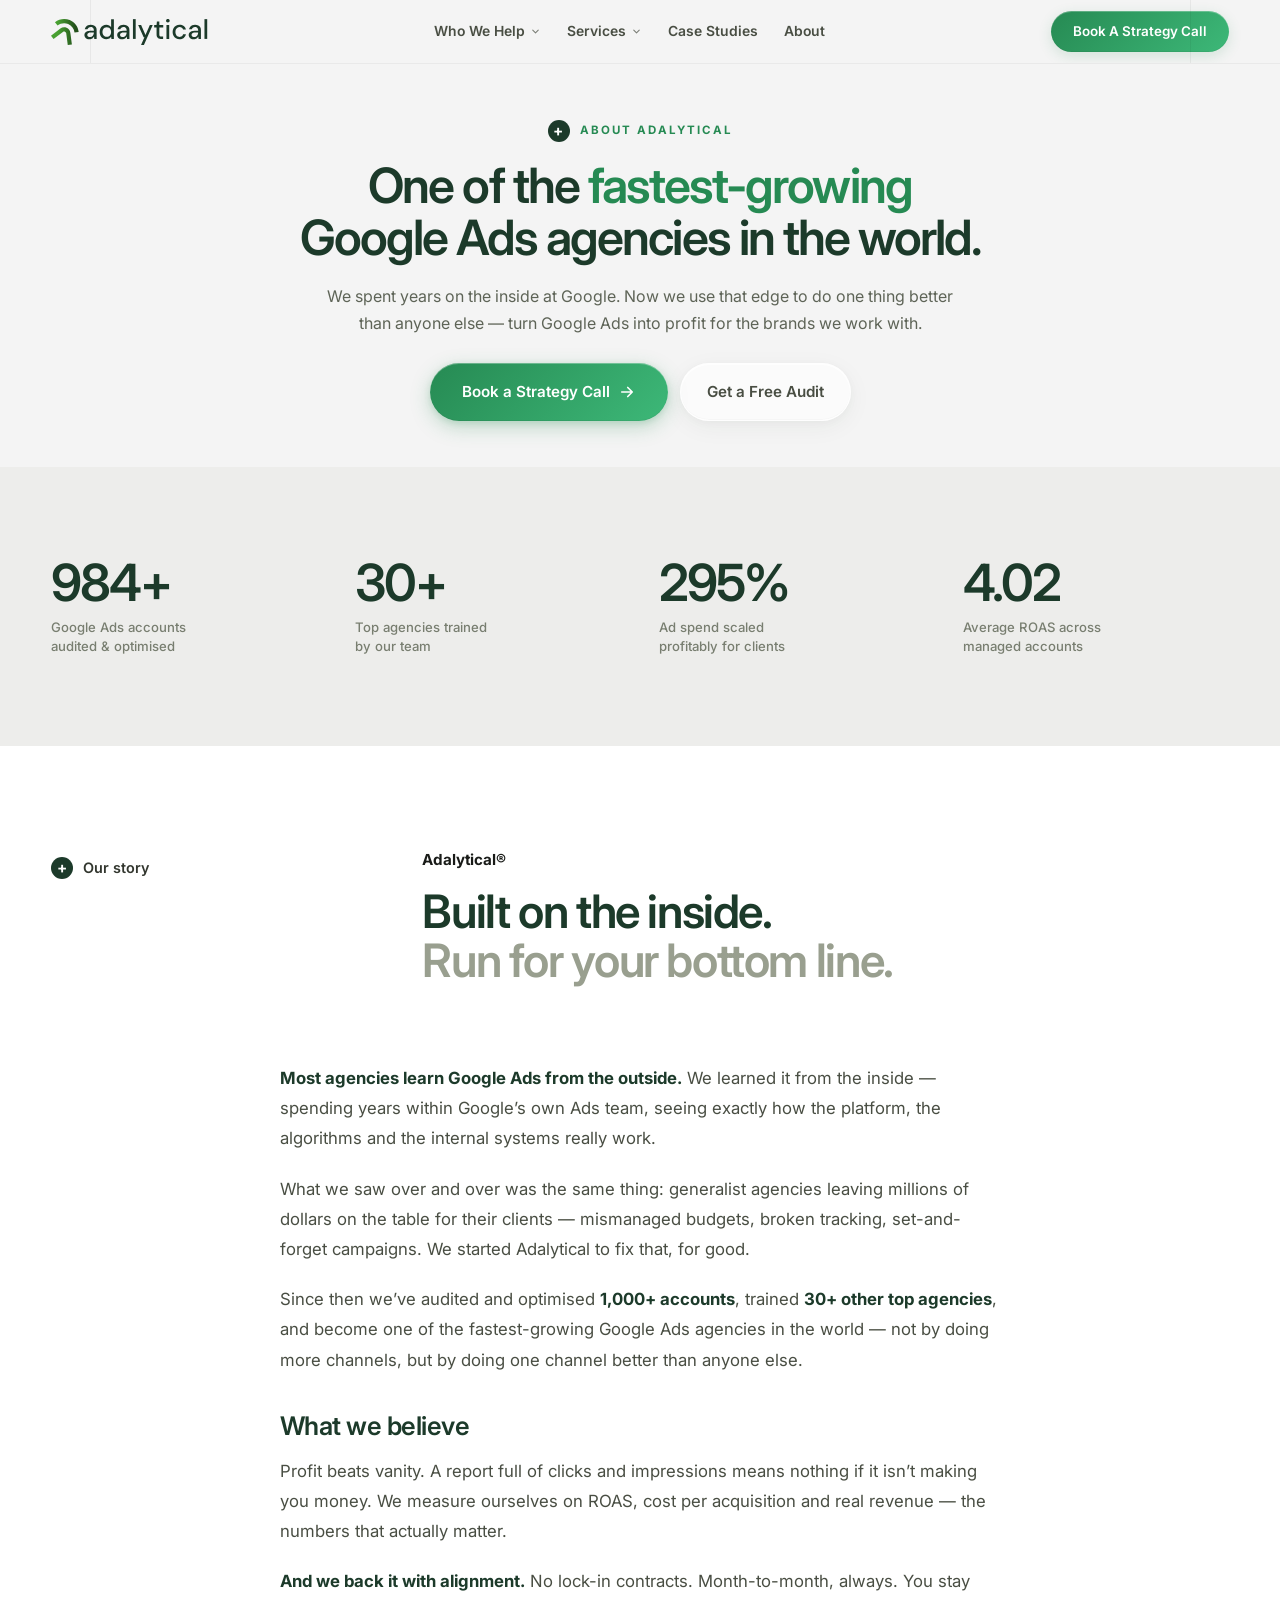
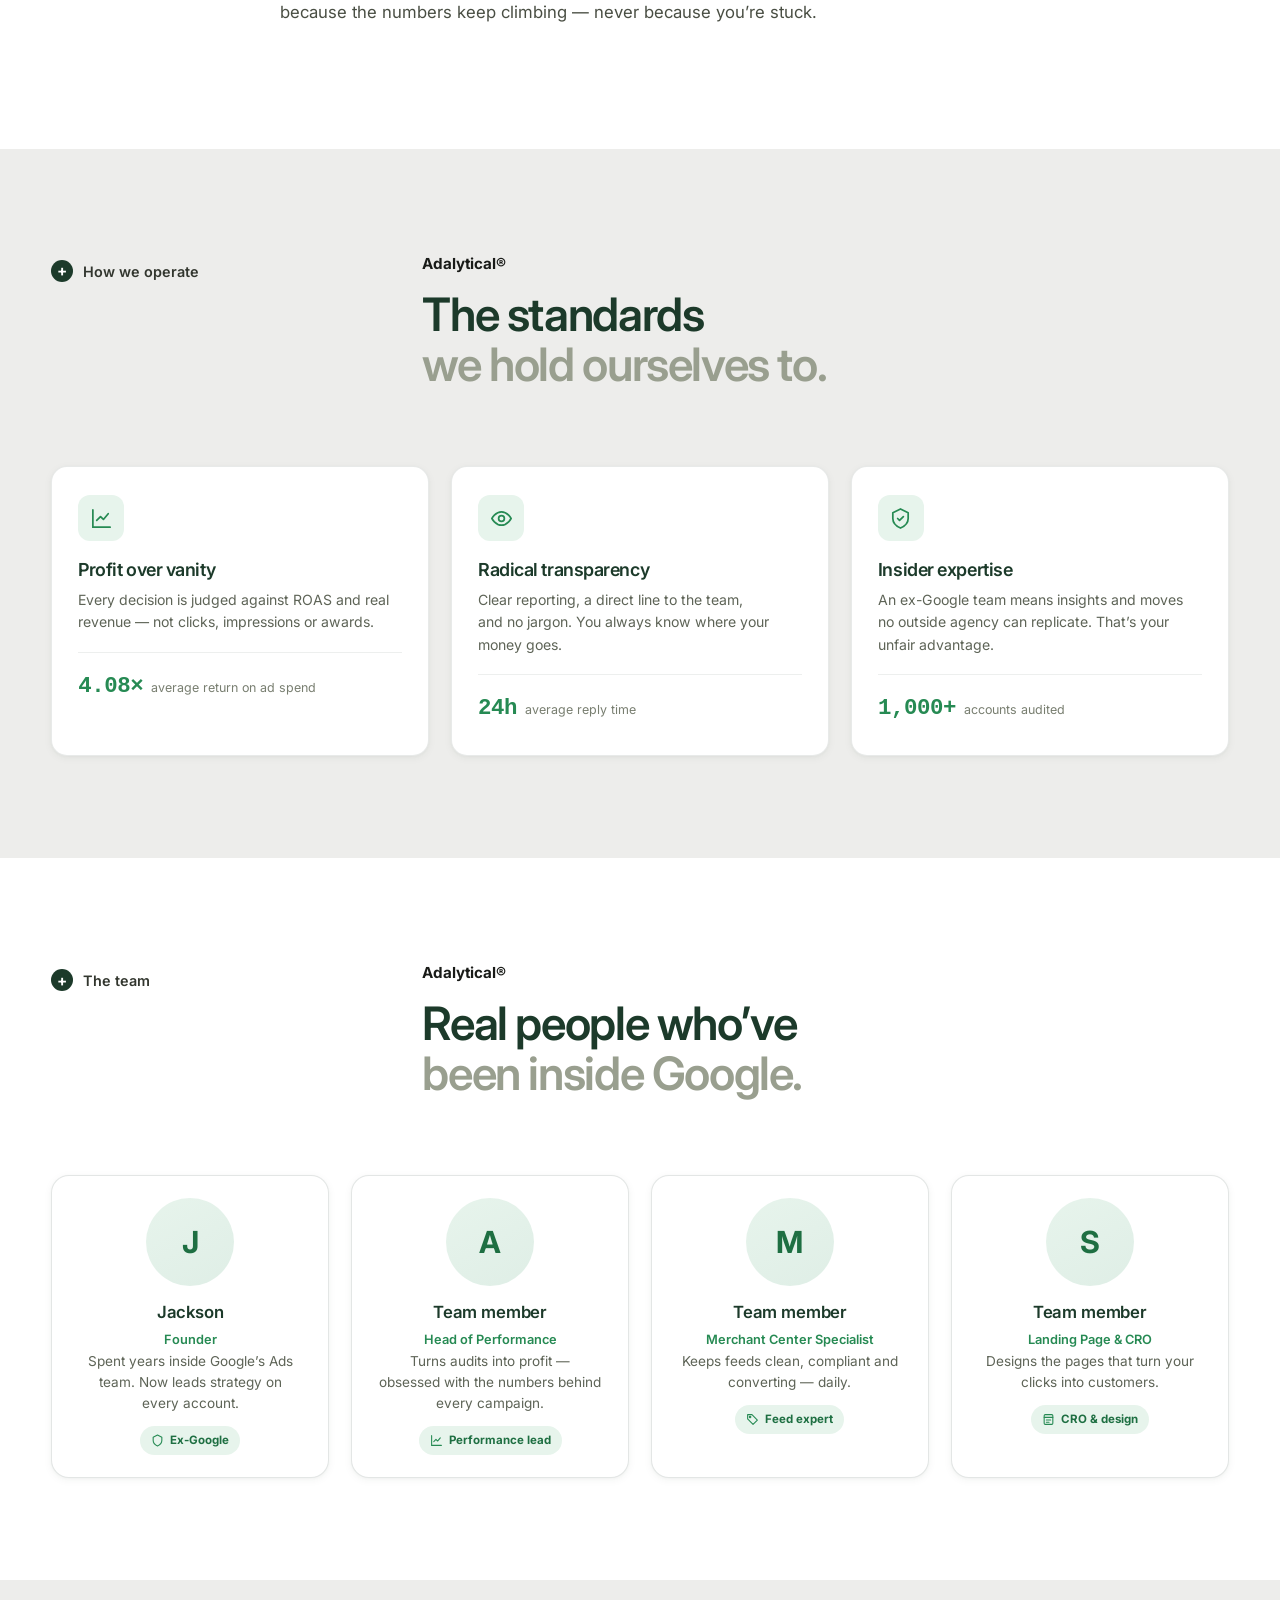
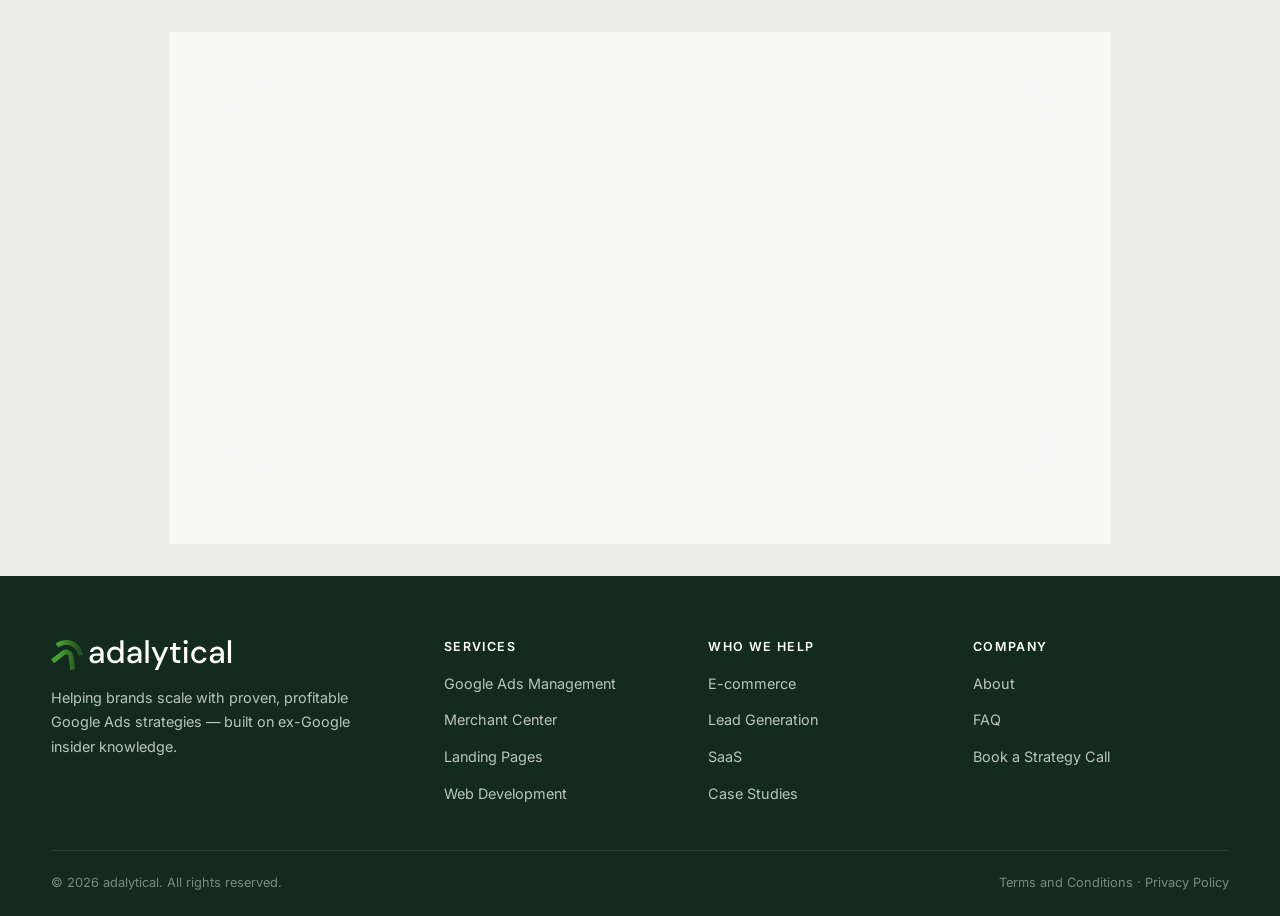
<file: about.html>
<!DOCTYPE html>
<html lang="en-AU">
<head>
<meta charset="UTF-8">
<meta name="viewport" content="width=device-width, initial-scale=1.0">
<title>About Adalytical | The Ex-Google Ads Team</title>
<meta name="description" content="Adalytical is one of the fastest-growing Google Ads agencies in the world — built by a team that spent years inside Google. Our story, our mission, our people.">
<link rel="preconnect" href="https://fonts.googleapis.com">
<link rel="preconnect" href="https://fonts.gstatic.com" crossorigin>
<link href="https://fonts.googleapis.com/css2?family=Inter:wght@400;500;600;700;800&display=swap" rel="stylesheet">
<link rel="stylesheet" href="assets/site.css">
<link rel="stylesheet" href="assets/pages.css">
<link rel="stylesheet" href="assets/lp.css">
</head>
<body>

<!-- ============ NAV ============ -->
<nav class="nav">
  <div class="nav-in">
    <a href="index.html" class="logo" aria-label="Adalytical home">
      <img class="logo-img logo-light" src="images/adalytical-logo-white.svg" alt="Adalytical">
      <img class="logo-img logo-dark" src="images/adalytical-logo-dark.svg" alt="Adalytical">
    </a>
    <ul class="nav-l">
      <li class="has-mega">
        <a href="index.html#industries">Who We Help <svg class="nav-car" viewBox="0 0 24 24" fill="none" stroke="currentColor" stroke-width="2.4"><path d="M6 9l6 6 6-6" stroke-linecap="round" stroke-linejoin="round"/></svg></a>
        <div class="mega">
          <div class="mega-card">
            <div class="mega-col">
              <h4><a href="ecommerce.html">E-commerce</a></h4>
              <a href="ecommerce.html#google-ads"><svg viewBox="0 0 24 24" fill="none" stroke="currentColor" stroke-width="2"><circle cx="12" cy="12" r="9"/><circle cx="12" cy="12" r="4.5"/><circle cx="12" cy="12" r="1" fill="currentColor" stroke="none"/></svg> Google Ads</a>
              <a href="ecommerce.html#merchant-center"><svg viewBox="0 0 24 24" fill="none" stroke="currentColor" stroke-width="2"><path d="M3 3h8l10 10-8 8L3 11V3z" stroke-linejoin="round"/><circle cx="7.5" cy="7.5" r="1.4"/></svg> Merchant Center</a>
              <a href="landing-pages.html"><svg viewBox="0 0 24 24" fill="none" stroke="currentColor" stroke-width="2"><rect x="4" y="3" width="16" height="18" rx="2"/><path d="M4 8h16M8 13h8M8 17h5" stroke-linecap="round"/></svg> Landing Pages</a>
              <a href="web-development.html"><svg viewBox="0 0 24 24" fill="none" stroke="currentColor" stroke-width="2"><path d="M9 8l-4 4 4 4M15 8l4 4-4 4" stroke-linecap="round" stroke-linejoin="round"/></svg> Web Development</a>
            </div>
            <div class="mega-col">
              <h4><a href="lead-generation.html">Lead Generation</a></h4>
              <a href="lead-generation.html#google-ads"><svg viewBox="0 0 24 24" fill="none" stroke="currentColor" stroke-width="2"><circle cx="12" cy="12" r="9"/><circle cx="12" cy="12" r="4.5"/><circle cx="12" cy="12" r="1" fill="currentColor" stroke="none"/></svg> Google Ads</a>
              <a href="lead-generation.html#call-tracking"><svg viewBox="0 0 24 24" fill="none" stroke="currentColor" stroke-width="2"><path d="M22 16.9v3a2 2 0 0 1-2.2 2 19.8 19.8 0 0 1-8.6-3.1 19.5 19.5 0 0 1-6-6A19.8 19.8 0 0 1 2.1 4.2 2 2 0 0 1 4.1 2h3a2 2 0 0 1 2 1.7c.1 1 .4 1.9.7 2.8a2 2 0 0 1-.5 2.1L8.1 9.9a16 16 0 0 0 6 6l1.3-1.2a2 2 0 0 1 2.1-.5c.9.3 1.8.6 2.8.7a2 2 0 0 1 1.8 2z" stroke-linecap="round" stroke-linejoin="round"/></svg> Call &amp; Form Tracking</a>
              <a href="landing-pages.html"><svg viewBox="0 0 24 24" fill="none" stroke="currentColor" stroke-width="2"><rect x="4" y="3" width="16" height="18" rx="2"/><path d="M4 8h16M8 13h8M8 17h5" stroke-linecap="round"/></svg> Landing Pages</a>
              <a href="web-development.html"><svg viewBox="0 0 24 24" fill="none" stroke="currentColor" stroke-width="2"><path d="M9 8l-4 4 4 4M15 8l4 4-4 4" stroke-linecap="round" stroke-linejoin="round"/></svg> Web Development</a>
            </div>
            <div class="mega-col">
              <h4><a href="saas.html">SaaS</a></h4>
              <a href="saas.html#google-ads"><svg viewBox="0 0 24 24" fill="none" stroke="currentColor" stroke-width="2"><circle cx="12" cy="12" r="9"/><circle cx="12" cy="12" r="4.5"/><circle cx="12" cy="12" r="1" fill="currentColor" stroke="none"/></svg> Google Ads</a>
              <a href="saas.html#demo-funnels"><svg viewBox="0 0 24 24" fill="none" stroke="currentColor" stroke-width="2"><path d="M3 4h18l-7 8v7l-4 2v-9z" stroke-linejoin="round"/></svg> Demo &amp; Trial Funnels</a>
              <a href="landing-pages.html"><svg viewBox="0 0 24 24" fill="none" stroke="currentColor" stroke-width="2"><rect x="4" y="3" width="16" height="18" rx="2"/><path d="M4 8h16M8 13h8M8 17h5" stroke-linecap="round"/></svg> Landing Pages</a>
              <a href="web-development.html"><svg viewBox="0 0 24 24" fill="none" stroke="currentColor" stroke-width="2"><path d="M9 8l-4 4 4 4M15 8l4 4-4 4" stroke-linecap="round" stroke-linejoin="round"/></svg> Web Development</a>
            </div>
            <div class="mega-feat">
              <div>
                <span class="mf-tag">Free audit</span>
                <h5>See exactly where your Google Ads account is leaking budget.</h5>
              </div>
              <a href="index.html#book" class="mf-link">Book a strategy call <svg viewBox="0 0 24 24" fill="none" stroke="currentColor" stroke-width="2.2"><path d="M5 12h14M13 6l6 6-6 6" stroke-linecap="round" stroke-linejoin="round"/></svg></a>
            </div>
          </div>
        </div>
      </li>
      <li class="has-drop">
        <a href="services.html">Services <svg class="nav-car" viewBox="0 0 24 24" fill="none" stroke="currentColor" stroke-width="2.4"><path d="M6 9l6 6 6-6" stroke-linecap="round" stroke-linejoin="round"/></svg></a>
        <div class="drop">
          <a href="services.html#google-ads"><strong>Google Ads Management</strong><span>Full-funnel systems built to convert</span></a>
          <a href="services.html#merchant-center"><strong>Merchant Center Optimisation</strong><span>Daily feed optimisation &amp; fixes</span></a>
          <a href="landing-pages.html"><strong>Landing Page Design</strong><span>CRO-first, built to sell</span></a>
          <a href="web-development.html"><strong>Web Development</strong><span>Custom sites &amp; conversion-led builds</span></a>
        </div>
      </li>
      <li><a href="case-studies.html">Case Studies</a></li>
      <li><a href="about.html">About</a></li>
    </ul>
    <div class="nav-r">
      <a href="index.html#book" class="nav-cta">Book A Strategy Call</a>
      <button class="mob-tog" aria-label="Open menu"><span class="mob-bars"><span></span><span></span><span></span></span><span class="mob-lbl">Menu</span></button>
    </div>
  </div>
</nav>

<!-- ============ MOBILE DRAWER ============ -->
<div class="mdrawer">
  <div class="mdrawer-top">
    <a href="index.html" class="logo"><img class="logo-img" src="images/adalytical-logo-white.svg" alt="Adalytical"></a>
    <button class="mdrawer-close" aria-label="Close menu"><svg viewBox="0 0 24 24" fill="none" stroke="currentColor" stroke-width="2"><path d="M18 6 6 18M6 6l12 12" stroke-linecap="round"/></svg></button>
  </div>
  <ul class="mdrawer-list">
    <li><a href="index.html"><span class="mdi"><svg viewBox="0 0 24 24" fill="none" stroke="currentColor"><path d="M4 11l8-6 8 6v9H4z" stroke-linejoin="round"/><path d="M9 20v-6h6v6" stroke-linejoin="round"/></svg></span>Home<svg class="mdc" viewBox="0 0 24 24" fill="none" stroke="currentColor"><path d="M9 6l6 6-6 6" stroke-linecap="round" stroke-linejoin="round"/></svg></a></li>
    <li><a href="services.html"><span class="mdi"><svg viewBox="0 0 24 24" fill="none" stroke="currentColor"><rect x="3" y="3" width="7" height="7" rx="1.5"/><rect x="14" y="3" width="7" height="7" rx="1.5"/><rect x="3" y="14" width="7" height="7" rx="1.5"/><rect x="14" y="14" width="7" height="7" rx="1.5"/></svg></span>Services<svg class="mdc" viewBox="0 0 24 24" fill="none" stroke="currentColor"><path d="M9 6l6 6-6 6" stroke-linecap="round" stroke-linejoin="round"/></svg></a></li>
    <li><a href="case-studies.html"><span class="mdi"><svg viewBox="0 0 24 24" fill="none" stroke="currentColor"><path d="M3 3v18h18" stroke-linecap="round"/><path d="M7 14l4-4 3 3 5-6" stroke-linecap="round" stroke-linejoin="round"/></svg></span>Case Studies<svg class="mdc" viewBox="0 0 24 24" fill="none" stroke="currentColor"><path d="M9 6l6 6-6 6" stroke-linecap="round" stroke-linejoin="round"/></svg></a></li>
    <li><a href="ecommerce.html"><span class="mdi"><svg viewBox="0 0 24 24" fill="none" stroke="currentColor"><path d="M6 6h15l-1.5 9h-12z" stroke-linejoin="round"/><path d="M6 6 5 3H2" stroke-linecap="round"/><circle cx="9" cy="20" r="1.4"/><circle cx="18" cy="20" r="1.4"/></svg></span>E-commerce<svg class="mdc" viewBox="0 0 24 24" fill="none" stroke="currentColor"><path d="M9 6l6 6-6 6" stroke-linecap="round" stroke-linejoin="round"/></svg></a></li>
    <li><a href="lead-generation.html"><span class="mdi"><svg viewBox="0 0 24 24" fill="none" stroke="currentColor"><path d="M22 16.9v3a2 2 0 0 1-2.2 2 19.8 19.8 0 0 1-8.6-3.1 19.5 19.5 0 0 1-6-6A19.8 19.8 0 0 1 2.1 4.2 2 2 0 0 1 4.1 2h3a2 2 0 0 1 2 1.7c.1 1 .4 1.9.7 2.8a2 2 0 0 1-.5 2.1L8.1 9.9a16 16 0 0 0 6 6l1.3-1.2a2 2 0 0 1 2.1-.5c.9.3 1.8.6 2.8.7a2 2 0 0 1 1.8 2z" stroke-linecap="round" stroke-linejoin="round"/></svg></span>Lead Generation<svg class="mdc" viewBox="0 0 24 24" fill="none" stroke="currentColor"><path d="M9 6l6 6-6 6" stroke-linecap="round" stroke-linejoin="round"/></svg></a></li>
    <li><a href="saas.html"><span class="mdi"><svg viewBox="0 0 24 24" fill="none" stroke="currentColor"><path d="M9 8l-4 4 4 4M15 8l4 4-4 4" stroke-linecap="round" stroke-linejoin="round"/></svg></span>SaaS<svg class="mdc" viewBox="0 0 24 24" fill="none" stroke="currentColor"><path d="M9 6l6 6-6 6" stroke-linecap="round" stroke-linejoin="round"/></svg></a></li>
    <li><a href="landing-pages.html"><span class="mdi"><svg viewBox="0 0 24 24" fill="none" stroke="currentColor"><rect x="4" y="3" width="16" height="18" rx="2"/><path d="M4 8h16M8 13h8M8 17h5" stroke-linecap="round"/></svg></span>Landing Pages<svg class="mdc" viewBox="0 0 24 24" fill="none" stroke="currentColor"><path d="M9 6l6 6-6 6" stroke-linecap="round" stroke-linejoin="round"/></svg></a></li>
    <li><a href="web-development.html"><span class="mdi"><svg viewBox="0 0 24 24" fill="none" stroke="currentColor"><path d="M8 4l-4 8 4 8M16 4l4 8-4 8M13 3l-2 18" stroke-linecap="round" stroke-linejoin="round"/></svg></span>Web Development<svg class="mdc" viewBox="0 0 24 24" fill="none" stroke="currentColor"><path d="M9 6l6 6-6 6" stroke-linecap="round" stroke-linejoin="round"/></svg></a></li>
    <li><a href="about.html"><span class="mdi"><svg viewBox="0 0 24 24" fill="none" stroke="currentColor"><circle cx="9" cy="8" r="3"/><path d="M3 20c0-3 2.7-5 6-5s6 2 6 5" stroke-linecap="round"/><path d="M16 6a3 3 0 0 1 0 6M21 20c0-2.4-1.4-4-3.4-4.7" stroke-linecap="round"/></svg></span>About<svg class="mdc" viewBox="0 0 24 24" fill="none" stroke="currentColor"><path d="M9 6l6 6-6 6" stroke-linecap="round" stroke-linejoin="round"/></svg></a></li>
  </ul>
  <div class="mdrawer-cta">
    <a href="index.html#book" class="mc-quote">Book A Strategy Call</a>
    <a href="index.html#book" class="mc-audit">Get a Free Audit</a>
  </div>
</div>

<!-- ============ HERO ============ -->
<div class="csp">
  <div class="csp-hero rvsec">
    <span class="csp-eyebrow rv"><span class="chip-plus">+</span> About Adalytical</span>
    <h1 class="rv">One of the <span class="accent">fastest-growing</span> Google Ads agencies in the world.</h1>
    <p class="rv">We spent years on the inside at Google. Now we use that edge to do one thing better than anyone else — turn Google Ads into profit for the brands we work with.</p>
    <div class="csp-cta rv"><a href="index.html#book" class="btn-p">Book a Strategy Call <svg viewBox="0 0 24 24" fill="none" stroke="currentColor" stroke-width="2.2" width="18" height="18"><path d="M5 12h14M13 6l6 6-6 6" stroke-linecap="round" stroke-linejoin="round"/></svg></a><a href="index.html#book" class="btn-s">Get a Free Audit</a></div>
  </div>
</div>

<!-- ============ STATS ============ -->
<section class="sec sec-cream sec-stats rvsec">
  <div class="ctr">
    <div class="stats">
      <div class="stat rv"><span class="stat-val"><span class="cnt" data-target="1000" data-group="1" data-suffix="+">1,000+</span></span><span class="stat-label">Google Ads accounts<br>audited &amp; optimised</span></div>
      <div class="stat rv"><span class="stat-val"><span class="cnt" data-target="30" data-suffix="+">30+</span></span><span class="stat-label">Top agencies trained<br>by our team</span></div>
      <div class="stat rv"><span class="stat-val"><span class="cnt" data-target="300" data-suffix="%">300%</span></span><span class="stat-label">Ad spend scaled<br>profitably for clients</span></div>
      <div class="stat rv"><span class="stat-val"><span class="cnt" data-target="4.08" data-decimals="2">4.08</span></span><span class="stat-label">Average ROAS across<br>managed accounts</span></div>
    </div>
  </div>
</section>

<!-- ============ STORY ============ -->
<section class="sec sec-cream sec-w rvsec">
  <div class="ctr">
    <div class="shead">
      <span class="shead-chip rv"><span class="chip-plus">+</span> Our story</span>
      <div class="shead-main">
        <span class="shead-brand rv">Adalytical®</span>
        <h2 class="shead-t rv">Built on the inside. <span class="dim">Run for your bottom line.</span></h2>
      </div>
    </div>
    <div class="prose rv">
      <p><strong>Most agencies learn Google Ads from the outside.</strong> We learned it from the inside — spending years within Google’s own Ads team, seeing exactly how the platform, the algorithms and the internal systems really work.</p>
      <p>What we saw over and over was the same thing: generalist agencies leaving millions of dollars on the table for their clients — mismanaged budgets, broken tracking, set-and-forget campaigns. We started Adalytical to fix that, for good.</p>
      <p>Since then we’ve audited and optimised <strong>1,000+ accounts</strong>, trained <strong>30+ other top agencies</strong>, and become one of the fastest-growing Google Ads agencies in the world — not by doing more channels, but by doing one channel better than anyone else.</p>
      <h3>What we believe</h3>
      <p>Profit beats vanity. A report full of clicks and impressions means nothing if it isn’t making you money. We measure ourselves on ROAS, cost per acquisition and real revenue — the numbers that actually matter.</p>
      <p><strong>And we back it with alignment.</strong> No lock-in contracts. Month-to-month, always. You stay because the numbers keep climbing — never because you’re stuck.</p>
    </div>
  </div>
</section>

<!-- ============ VALUES ============ -->
<section class="sec sec-cream rvsec">
  <div class="ctr">
    <div class="shead">
      <span class="shead-chip rv"><span class="chip-plus">+</span> How we operate</span>
      <div class="shead-main">
        <span class="shead-brand rv">Adalytical®</span>
        <h2 class="shead-t rv">The standards <span class="dim">we hold ourselves to.</span></h2>
      </div>
    </div>
    <div class="cf-ind rv">
      <article class="cf-ic">
        <span class="cf-ic-ico"><svg viewBox="0 0 24 24" fill="none" stroke="currentColor"><path d="M3 3v18h18" stroke-linecap="round"/><path d="M7 14l4-4 3 3 5-6" stroke-linecap="round" stroke-linejoin="round"/></svg></span>
        <h4>Profit over vanity</h4>
        <p>Every decision is judged against ROAS and real revenue — not clicks, impressions or awards.</p>
        <div class="cf-ic-stat"><b>4.08×</b><span>average return on ad spend</span></div>
      </article>
      <article class="cf-ic">
        <span class="cf-ic-ico"><svg viewBox="0 0 24 24" fill="none" stroke="currentColor"><path d="M2 12s3.5-7 10-7 10 7 10 7-3.5 7-10 7-10-7-10-7z"/><circle cx="12" cy="12" r="3"/></svg></span>
        <h4>Radical transparency</h4>
        <p>Clear reporting, a direct line to the team, and no jargon. You always know where your money goes.</p>
        <div class="cf-ic-stat"><b>24h</b><span>average reply time</span></div>
      </article>
      <article class="cf-ic">
        <span class="cf-ic-ico"><svg viewBox="0 0 24 24" fill="none" stroke="currentColor"><path d="M12 2 4 6v6c0 5 3.5 8 8 10 4.5-2 8-5 8-10V6z" stroke-linejoin="round"/><path d="M9 12l2 2 4-4" stroke-linecap="round" stroke-linejoin="round"/></svg></span>
        <h4>Insider expertise</h4>
        <p>An ex-Google team means insights and moves no outside agency can replicate. That’s your unfair advantage.</p>
        <div class="cf-ic-stat"><b>1,000+</b><span>accounts audited</span></div>
      </article>
    </div>
  </div>
</section>

<!-- ============ TEAM ============ -->
<section class="sec sec-cream sec-w rvsec" id="team">
  <div class="ctr">
    <div class="shead">
      <span class="shead-chip rv"><span class="chip-plus">+</span> The team</span>
      <div class="shead-main">
        <span class="shead-brand rv">Adalytical®</span>
        <h2 class="shead-t rv">Real people who’ve <span class="dim">been inside Google.</span></h2>
      </div>
    </div>
    <!-- EDIT: swap initials avatars for real photos (team-photo > img) and confirm names/roles -->
    <div class="team-grid rv">
      <div class="team-card">
        <div class="team-photo">J</div>
        <h4>Jackson</h4>
        <span class="team-role">Founder</span>
        <p>Spent years inside Google’s Ads team. Now leads strategy on every account.</p>
        <span class="team-badge"><svg viewBox="0 0 24 24" fill="none" stroke="currentColor" stroke-width="2"><path d="M12 2 4 6v6c0 5 3.5 8 8 10 4.5-2 8-5 8-10V6z" stroke-linejoin="round"/></svg>Ex-Google</span>
      </div>
      <div class="team-card">
        <div class="team-photo">A</div>
        <h4>Team member</h4>
        <span class="team-role">Head of Performance</span>
        <p>Turns audits into profit — obsessed with the numbers behind every campaign.</p>
        <span class="team-badge"><svg viewBox="0 0 24 24" fill="none" stroke="currentColor" stroke-width="2"><path d="M3 3v18h18" stroke-linecap="round"/><path d="M7 14l4-4 3 3 5-6" stroke-linecap="round" stroke-linejoin="round"/></svg>Performance lead</span>
      </div>
      <div class="team-card">
        <div class="team-photo">M</div>
        <h4>Team member</h4>
        <span class="team-role">Merchant Center Specialist</span>
        <p>Keeps feeds clean, compliant and converting — daily.</p>
        <span class="team-badge"><svg viewBox="0 0 24 24" fill="none" stroke="currentColor" stroke-width="2"><path d="M3 3h8l10 10-8 8L3 11V3z" stroke-linejoin="round"/><circle cx="7.5" cy="7.5" r="1.4"/></svg>Feed expert</span>
      </div>
      <div class="team-card">
        <div class="team-photo">S</div>
        <h4>Team member</h4>
        <span class="team-role">Landing Page &amp; CRO</span>
        <p>Designs the pages that turn your clicks into customers.</p>
        <span class="team-badge"><svg viewBox="0 0 24 24" fill="none" stroke="currentColor" stroke-width="2"><rect x="4" y="3" width="16" height="18" rx="2"/><path d="M4 8h16M8 13h8M8 17h5" stroke-linecap="round"/></svg>CRO &amp; design</span>
      </div>
    </div>
  </div>
</section>

<!-- ============ FINAL CTA ============ -->
<section class="sec sec-cream cta rvsec" id="book">
  <div class="ctr">
    <div class="cta-card rv">
      <span class="sec-tag">Get started</span>
      <h2>Want the ex-Google edge on your account?</h2>
      <p>Book a free audit and we’ll show you exactly where your Google Ads are leaking money — and what we’d do about it. No pitch, no pressure.</p>
      <div class="cta-btns"><a href="index.html#book" class="btn-p">Book a Strategy Call <svg viewBox="0 0 24 24" fill="none" stroke="currentColor" stroke-width="2.2" width="18" height="18"><path d="M5 12h14M13 6l6 6-6 6" stroke-linecap="round" stroke-linejoin="round"/></svg></a><a href="index.html#book" class="btn-s">Get a Free Audit</a></div>
      <div class="cta-micro" style="justify-content:center">
        <span class="cm-i"><svg viewBox="0 0 24 24" fill="none" stroke="currentColor" stroke-width="2.6"><path d="M20 6 9 17l-5-5" stroke-linecap="round" stroke-linejoin="round"/></svg>Free &amp; no obligation</span>
        <span class="cm-sep"></span>
        <span class="cm-i"><svg viewBox="0 0 24 24" fill="none" stroke="currentColor" stroke-width="2.6"><path d="M20 6 9 17l-5-5" stroke-linecap="round" stroke-linejoin="round"/></svg>No lock-in contracts</span>
        <span class="cm-sep"></span>
        <span class="cm-i"><svg viewBox="0 0 24 24" fill="none" stroke="currentColor" stroke-width="2.6"><path d="M20 6 9 17l-5-5" stroke-linecap="round" stroke-linejoin="round"/></svg>Ex-Google Ads team</span>
      </div>
    </div>
  </div>
</section>

<!-- ============ FOOTER ============ -->
<footer class="footer" id="contact">
  <div class="ctr">
    <div class="footer-grid">
      <div class="footer-brand">
        <a href="index.html" class="logo"><img class="logo-img" src="images/adalytical-logo-white.svg" alt="Adalytical"></a>
        <p>Helping brands scale with proven, profitable Google Ads strategies — built on ex-Google insider knowledge.</p>
      </div>
      <div>
        <h5>Services</h5>
        <ul class="footer-links">
          <li><a href="services.html#google-ads">Google Ads Management</a></li>
          <li><a href="services.html#merchant-center">Merchant Center</a></li>
          <li><a href="landing-pages.html">Landing Pages</a></li>
          <li><a href="web-development.html">Web Development</a></li>
        </ul>
      </div>
      <div>
        <h5>Who we help</h5>
        <ul class="footer-links">
          <li><a href="ecommerce.html">E-commerce</a></li>
          <li><a href="lead-generation.html">Lead Generation</a></li>
          <li><a href="saas.html">SaaS</a></li>
          <li><a href="case-studies.html">Case Studies</a></li>
        </ul>
      </div>
      <div>
        <h5>Company</h5>
        <ul class="footer-links">
          <li><a href="about.html">About</a></li>
          <li><a href="index.html#faq">FAQ</a></li>
          <li><a href="index.html#book">Book a Strategy Call</a></li>
        </ul>
      </div>
    </div>
    <div class="footer-bottom">
      <span>© <span id="year">2026</span> adalytical. All rights reserved.</span>
      <span>Terms and Conditions · Privacy Policy</span>
    </div>
  </div>
</footer>

<div class="float-cta">
  <a href="index.html#book" class="float-btn">
    <svg viewBox="0 0 24 24" fill="none" stroke="currentColor" stroke-width="2.2"><path d="M22 16.92v3a2 2 0 0 1-2.18 2 19.79 19.79 0 0 1-8.63-3.07 19.5 19.5 0 0 1-6-6A19.79 19.79 0 0 1 2.08 4.18 2 2 0 0 1 4.06 2h3a2 2 0 0 1 2 1.72c.13.96.36 1.9.7 2.81a2 2 0 0 1-.45 2.11L8.09 9.91a16 16 0 0 0 6 6l1.27-1.22a2 2 0 0 1 2.11-.45c.91.34 1.85.57 2.81.7A2 2 0 0 1 22 16.92z" stroke-linecap="round" stroke-linejoin="round"/></svg>
    Book a Strategy Call
  </a>
</div>

<script src="assets/site.js"></script>
</body>
</html>
</file>
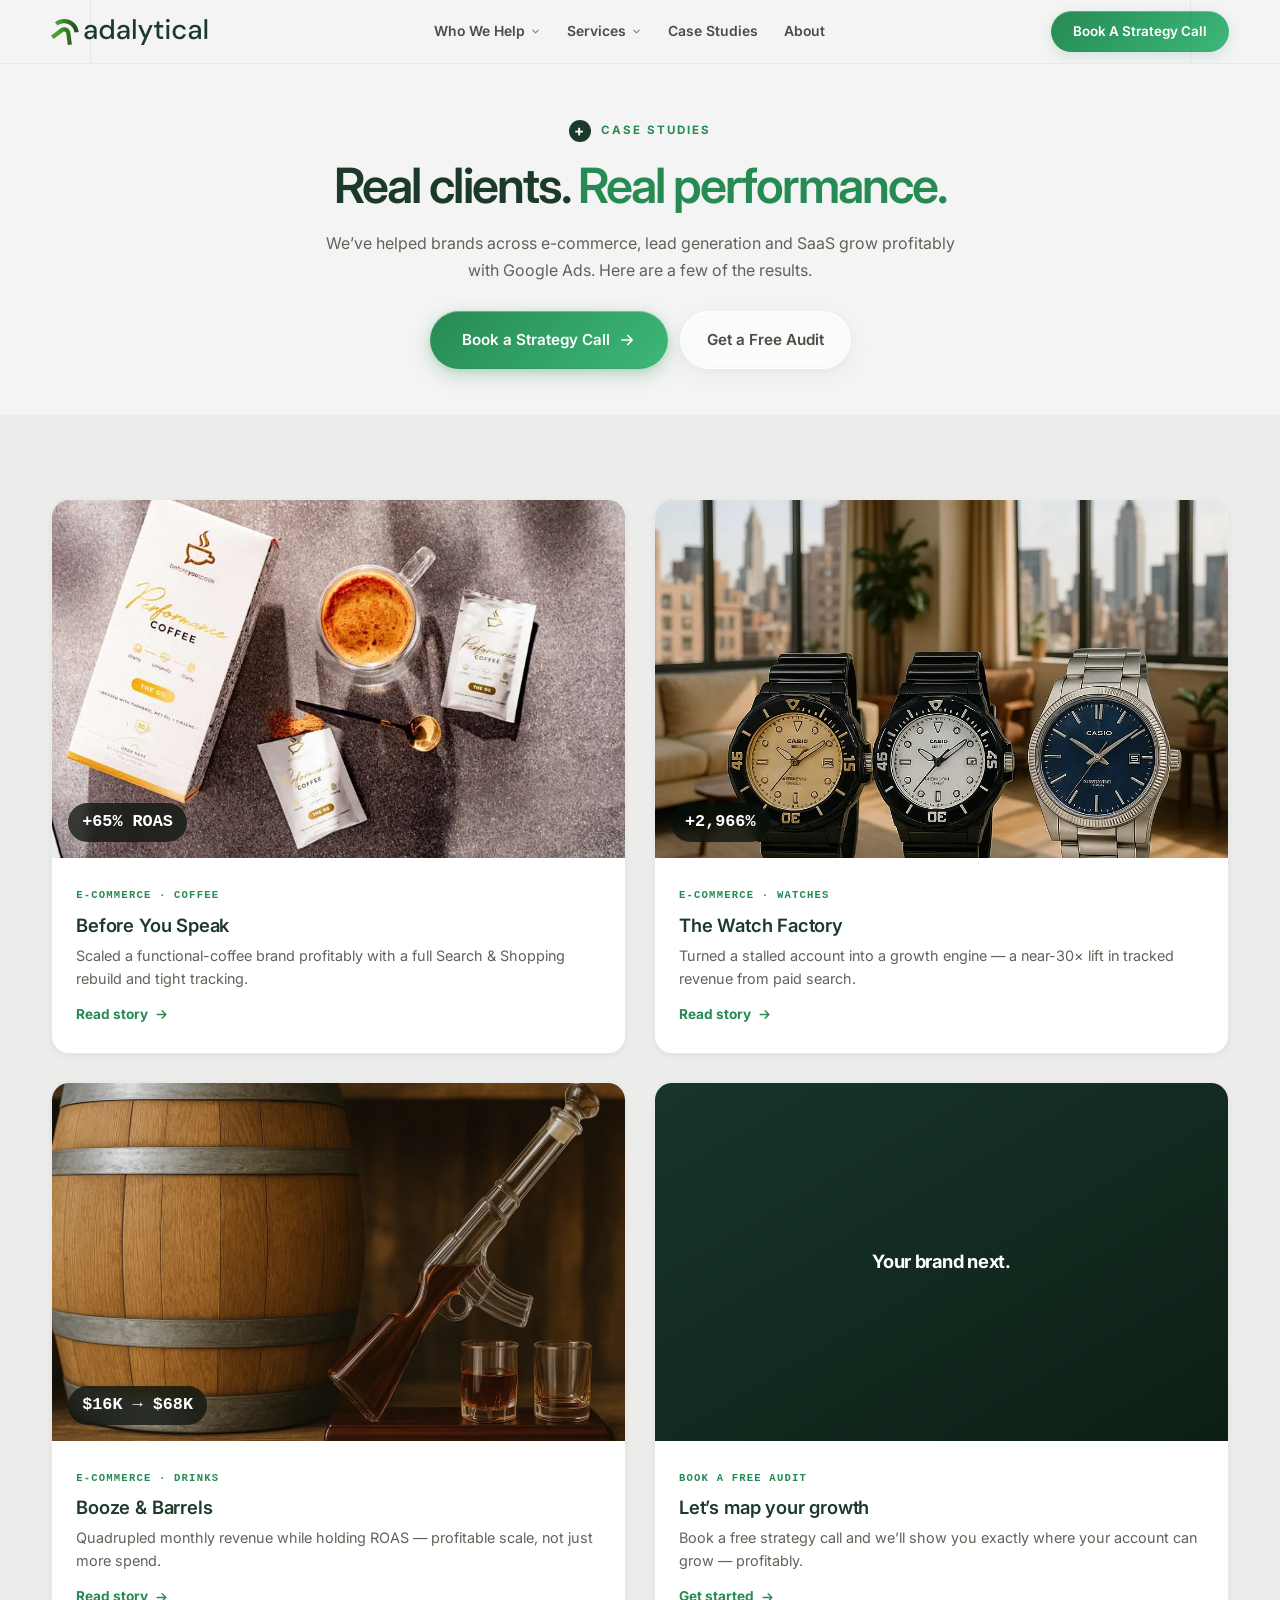
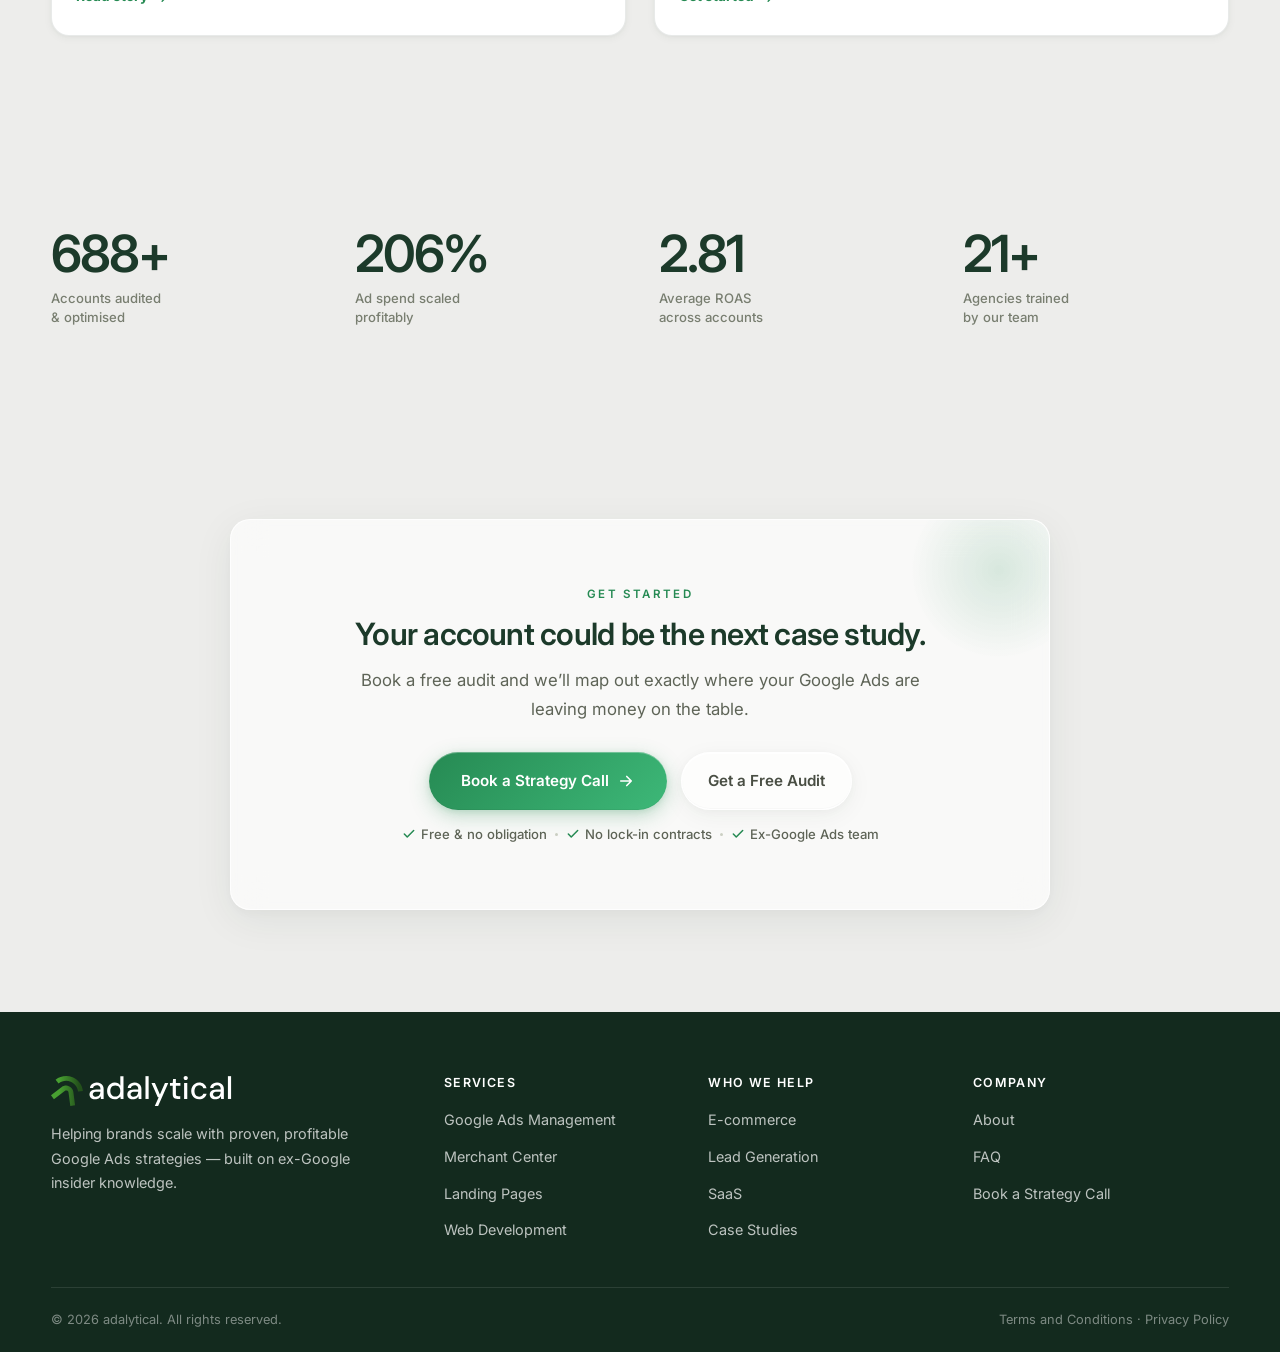
<file: case-studies.html>
<!DOCTYPE html>
<html lang="en-AU">
<head>
<meta charset="UTF-8">
<meta name="viewport" content="width=device-width, initial-scale=1.0">
<title>Google Ads Case Studies | Adalytical</title>
<meta name="description" content="Real brands, real performance. See how Adalytical scaled Google Ads profitably across e-commerce, lead generation and SaaS.">
<link rel="preconnect" href="https://fonts.googleapis.com">
<link rel="preconnect" href="https://fonts.gstatic.com" crossorigin>
<link href="https://fonts.googleapis.com/css2?family=Inter:wght@400;500;600;700;800&display=swap" rel="stylesheet">
<link rel="stylesheet" href="assets/site.css">
<link rel="stylesheet" href="assets/pages.css">
<link rel="stylesheet" href="assets/lp.css">
</head>
<body>

<!-- ============ NAV ============ -->
<nav class="nav">
  <div class="nav-in">
    <a href="index.html" class="logo" aria-label="Adalytical home">
      <img class="logo-img logo-light" src="images/adalytical-logo-white.svg" alt="Adalytical">
      <img class="logo-img logo-dark" src="images/adalytical-logo-dark.svg" alt="Adalytical">
    </a>
    <ul class="nav-l">
      <li class="has-mega">
        <a href="index.html#industries">Who We Help <svg class="nav-car" viewBox="0 0 24 24" fill="none" stroke="currentColor" stroke-width="2.4"><path d="M6 9l6 6 6-6" stroke-linecap="round" stroke-linejoin="round"/></svg></a>
        <div class="mega">
          <div class="mega-card">
            <div class="mega-col">
              <h4><a href="ecommerce.html">E-commerce</a></h4>
              <a href="ecommerce.html#google-ads"><svg viewBox="0 0 24 24" fill="none" stroke="currentColor" stroke-width="2"><circle cx="12" cy="12" r="9"/><circle cx="12" cy="12" r="4.5"/><circle cx="12" cy="12" r="1" fill="currentColor" stroke="none"/></svg> Google Ads</a>
              <a href="ecommerce.html#merchant-center"><svg viewBox="0 0 24 24" fill="none" stroke="currentColor" stroke-width="2"><path d="M3 3h8l10 10-8 8L3 11V3z" stroke-linejoin="round"/><circle cx="7.5" cy="7.5" r="1.4"/></svg> Merchant Center</a>
              <a href="landing-pages.html"><svg viewBox="0 0 24 24" fill="none" stroke="currentColor" stroke-width="2"><rect x="4" y="3" width="16" height="18" rx="2"/><path d="M4 8h16M8 13h8M8 17h5" stroke-linecap="round"/></svg> Landing Pages</a>
              <a href="web-development.html"><svg viewBox="0 0 24 24" fill="none" stroke="currentColor" stroke-width="2"><path d="M9 8l-4 4 4 4M15 8l4 4-4 4" stroke-linecap="round" stroke-linejoin="round"/></svg> Web Development</a>
            </div>
            <div class="mega-col">
              <h4><a href="lead-generation.html">Lead Generation</a></h4>
              <a href="lead-generation.html#google-ads"><svg viewBox="0 0 24 24" fill="none" stroke="currentColor" stroke-width="2"><circle cx="12" cy="12" r="9"/><circle cx="12" cy="12" r="4.5"/><circle cx="12" cy="12" r="1" fill="currentColor" stroke="none"/></svg> Google Ads</a>
              <a href="lead-generation.html#call-tracking"><svg viewBox="0 0 24 24" fill="none" stroke="currentColor" stroke-width="2"><path d="M22 16.9v3a2 2 0 0 1-2.2 2 19.8 19.8 0 0 1-8.6-3.1 19.5 19.5 0 0 1-6-6A19.8 19.8 0 0 1 2.1 4.2 2 2 0 0 1 4.1 2h3a2 2 0 0 1 2 1.7c.1 1 .4 1.9.7 2.8a2 2 0 0 1-.5 2.1L8.1 9.9a16 16 0 0 0 6 6l1.3-1.2a2 2 0 0 1 2.1-.5c.9.3 1.8.6 2.8.7a2 2 0 0 1 1.8 2z" stroke-linecap="round" stroke-linejoin="round"/></svg> Call &amp; Form Tracking</a>
              <a href="landing-pages.html"><svg viewBox="0 0 24 24" fill="none" stroke="currentColor" stroke-width="2"><rect x="4" y="3" width="16" height="18" rx="2"/><path d="M4 8h16M8 13h8M8 17h5" stroke-linecap="round"/></svg> Landing Pages</a>
              <a href="web-development.html"><svg viewBox="0 0 24 24" fill="none" stroke="currentColor" stroke-width="2"><path d="M9 8l-4 4 4 4M15 8l4 4-4 4" stroke-linecap="round" stroke-linejoin="round"/></svg> Web Development</a>
            </div>
            <div class="mega-col">
              <h4><a href="saas.html">SaaS</a></h4>
              <a href="saas.html#google-ads"><svg viewBox="0 0 24 24" fill="none" stroke="currentColor" stroke-width="2"><circle cx="12" cy="12" r="9"/><circle cx="12" cy="12" r="4.5"/><circle cx="12" cy="12" r="1" fill="currentColor" stroke="none"/></svg> Google Ads</a>
              <a href="saas.html#demo-funnels"><svg viewBox="0 0 24 24" fill="none" stroke="currentColor" stroke-width="2"><path d="M3 4h18l-7 8v7l-4 2v-9z" stroke-linejoin="round"/></svg> Demo &amp; Trial Funnels</a>
              <a href="landing-pages.html"><svg viewBox="0 0 24 24" fill="none" stroke="currentColor" stroke-width="2"><rect x="4" y="3" width="16" height="18" rx="2"/><path d="M4 8h16M8 13h8M8 17h5" stroke-linecap="round"/></svg> Landing Pages</a>
              <a href="web-development.html"><svg viewBox="0 0 24 24" fill="none" stroke="currentColor" stroke-width="2"><path d="M9 8l-4 4 4 4M15 8l4 4-4 4" stroke-linecap="round" stroke-linejoin="round"/></svg> Web Development</a>
            </div>
            <div class="mega-feat">
              <div>
                <span class="mf-tag">Free audit</span>
                <h5>See exactly where your Google Ads account is leaking budget.</h5>
              </div>
              <a href="index.html#book" class="mf-link">Book a strategy call <svg viewBox="0 0 24 24" fill="none" stroke="currentColor" stroke-width="2.2"><path d="M5 12h14M13 6l6 6-6 6" stroke-linecap="round" stroke-linejoin="round"/></svg></a>
            </div>
          </div>
        </div>
      </li>
      <li class="has-drop">
        <a href="services.html">Services <svg class="nav-car" viewBox="0 0 24 24" fill="none" stroke="currentColor" stroke-width="2.4"><path d="M6 9l6 6 6-6" stroke-linecap="round" stroke-linejoin="round"/></svg></a>
        <div class="drop">
          <a href="services.html#google-ads"><strong>Google Ads Management</strong><span>Full-funnel systems built to convert</span></a>
          <a href="services.html#merchant-center"><strong>Merchant Center Optimisation</strong><span>Daily feed optimisation &amp; fixes</span></a>
          <a href="landing-pages.html"><strong>Landing Page Design</strong><span>CRO-first, built to sell</span></a>
          <a href="web-development.html"><strong>Web Development</strong><span>Custom sites &amp; conversion-led builds</span></a>
        </div>
      </li>
      <li><a href="case-studies.html">Case Studies</a></li>
      <li><a href="about.html">About</a></li>
    </ul>
    <div class="nav-r">
      <a href="index.html#book" class="nav-cta">Book A Strategy Call</a>
      <button class="mob-tog" aria-label="Open menu"><span class="mob-bars"><span></span><span></span><span></span></span><span class="mob-lbl">Menu</span></button>
    </div>
  </div>
</nav>

<!-- ============ MOBILE DRAWER ============ -->
<div class="mdrawer">
  <div class="mdrawer-top">
    <a href="index.html" class="logo"><img class="logo-img" src="images/adalytical-logo-white.svg" alt="Adalytical"></a>
    <button class="mdrawer-close" aria-label="Close menu"><svg viewBox="0 0 24 24" fill="none" stroke="currentColor" stroke-width="2"><path d="M18 6 6 18M6 6l12 12" stroke-linecap="round"/></svg></button>
  </div>
  <ul class="mdrawer-list">
    <li><a href="index.html"><span class="mdi"><svg viewBox="0 0 24 24" fill="none" stroke="currentColor"><path d="M4 11l8-6 8 6v9H4z" stroke-linejoin="round"/><path d="M9 20v-6h6v6" stroke-linejoin="round"/></svg></span>Home<svg class="mdc" viewBox="0 0 24 24" fill="none" stroke="currentColor"><path d="M9 6l6 6-6 6" stroke-linecap="round" stroke-linejoin="round"/></svg></a></li>
    <li><a href="services.html"><span class="mdi"><svg viewBox="0 0 24 24" fill="none" stroke="currentColor"><rect x="3" y="3" width="7" height="7" rx="1.5"/><rect x="14" y="3" width="7" height="7" rx="1.5"/><rect x="3" y="14" width="7" height="7" rx="1.5"/><rect x="14" y="14" width="7" height="7" rx="1.5"/></svg></span>Services<svg class="mdc" viewBox="0 0 24 24" fill="none" stroke="currentColor"><path d="M9 6l6 6-6 6" stroke-linecap="round" stroke-linejoin="round"/></svg></a></li>
    <li><a href="case-studies.html"><span class="mdi"><svg viewBox="0 0 24 24" fill="none" stroke="currentColor"><path d="M3 3v18h18" stroke-linecap="round"/><path d="M7 14l4-4 3 3 5-6" stroke-linecap="round" stroke-linejoin="round"/></svg></span>Case Studies<svg class="mdc" viewBox="0 0 24 24" fill="none" stroke="currentColor"><path d="M9 6l6 6-6 6" stroke-linecap="round" stroke-linejoin="round"/></svg></a></li>
    <li><a href="ecommerce.html"><span class="mdi"><svg viewBox="0 0 24 24" fill="none" stroke="currentColor"><path d="M6 6h15l-1.5 9h-12z" stroke-linejoin="round"/><path d="M6 6 5 3H2" stroke-linecap="round"/><circle cx="9" cy="20" r="1.4"/><circle cx="18" cy="20" r="1.4"/></svg></span>E-commerce<svg class="mdc" viewBox="0 0 24 24" fill="none" stroke="currentColor"><path d="M9 6l6 6-6 6" stroke-linecap="round" stroke-linejoin="round"/></svg></a></li>
    <li><a href="lead-generation.html"><span class="mdi"><svg viewBox="0 0 24 24" fill="none" stroke="currentColor"><path d="M22 16.9v3a2 2 0 0 1-2.2 2 19.8 19.8 0 0 1-8.6-3.1 19.5 19.5 0 0 1-6-6A19.8 19.8 0 0 1 2.1 4.2 2 2 0 0 1 4.1 2h3a2 2 0 0 1 2 1.7c.1 1 .4 1.9.7 2.8a2 2 0 0 1-.5 2.1L8.1 9.9a16 16 0 0 0 6 6l1.3-1.2a2 2 0 0 1 2.1-.5c.9.3 1.8.6 2.8.7a2 2 0 0 1 1.8 2z" stroke-linecap="round" stroke-linejoin="round"/></svg></span>Lead Generation<svg class="mdc" viewBox="0 0 24 24" fill="none" stroke="currentColor"><path d="M9 6l6 6-6 6" stroke-linecap="round" stroke-linejoin="round"/></svg></a></li>
    <li><a href="saas.html"><span class="mdi"><svg viewBox="0 0 24 24" fill="none" stroke="currentColor"><path d="M9 8l-4 4 4 4M15 8l4 4-4 4" stroke-linecap="round" stroke-linejoin="round"/></svg></span>SaaS<svg class="mdc" viewBox="0 0 24 24" fill="none" stroke="currentColor"><path d="M9 6l6 6-6 6" stroke-linecap="round" stroke-linejoin="round"/></svg></a></li>
    <li><a href="landing-pages.html"><span class="mdi"><svg viewBox="0 0 24 24" fill="none" stroke="currentColor"><rect x="4" y="3" width="16" height="18" rx="2"/><path d="M4 8h16M8 13h8M8 17h5" stroke-linecap="round"/></svg></span>Landing Pages<svg class="mdc" viewBox="0 0 24 24" fill="none" stroke="currentColor"><path d="M9 6l6 6-6 6" stroke-linecap="round" stroke-linejoin="round"/></svg></a></li>
    <li><a href="web-development.html"><span class="mdi"><svg viewBox="0 0 24 24" fill="none" stroke="currentColor"><path d="M8 4l-4 8 4 8M16 4l4 8-4 8M13 3l-2 18" stroke-linecap="round" stroke-linejoin="round"/></svg></span>Web Development<svg class="mdc" viewBox="0 0 24 24" fill="none" stroke="currentColor"><path d="M9 6l6 6-6 6" stroke-linecap="round" stroke-linejoin="round"/></svg></a></li>
    <li><a href="about.html"><span class="mdi"><svg viewBox="0 0 24 24" fill="none" stroke="currentColor"><circle cx="9" cy="8" r="3"/><path d="M3 20c0-3 2.7-5 6-5s6 2 6 5" stroke-linecap="round"/><path d="M16 6a3 3 0 0 1 0 6M21 20c0-2.4-1.4-4-3.4-4.7" stroke-linecap="round"/></svg></span>About<svg class="mdc" viewBox="0 0 24 24" fill="none" stroke="currentColor"><path d="M9 6l6 6-6 6" stroke-linecap="round" stroke-linejoin="round"/></svg></a></li>
  </ul>
  <div class="mdrawer-cta">
    <a href="index.html#book" class="mc-quote">Book A Strategy Call</a>
    <a href="index.html#book" class="mc-audit">Get a Free Audit</a>
  </div>
</div>

<!-- ============ HERO ============ -->
<div class="csp">
  <div class="csp-hero rvsec">
    <span class="csp-eyebrow rv"><span class="chip-plus">+</span> Case studies</span>
    <h1 class="rv">Real clients. <span class="accent">Real performance.</span></h1>
    <p class="rv">We’ve helped brands across e-commerce, lead generation and SaaS grow profitably with Google Ads. Here are a few of the results.</p>
    <div class="csp-cta rv"><a href="index.html#book" class="btn-p">Book a Strategy Call <svg viewBox="0 0 24 24" fill="none" stroke="currentColor" stroke-width="2.2" width="18" height="18"><path d="M5 12h14M13 6l6 6-6 6" stroke-linecap="round" stroke-linejoin="round"/></svg></a><a href="index.html#book" class="btn-s">Get a Free Audit</a></div>
  </div>
</div>

<!-- ============ CASE GRID ============ -->
<section class="sec sec-cream rvsec" style="padding-top:clamp(20px,3vw,40px)">
  <div class="ctr">
    <div class="cs-index rv">
      <a href="case-study.html" class="csx">
        <div class="csx-img"><img src="images/case-bys.webp" alt="Before You Speak"><span class="csx-stat">+65% ROAS</span></div>
        <div class="csx-body">
          <span class="csx-tag">E-commerce · Coffee</span>
          <h3>Before You Speak</h3>
          <p>Scaled a functional-coffee brand profitably with a full Search &amp; Shopping rebuild and tight tracking.</p>
          <span class="csx-more">Read story <svg viewBox="0 0 24 24" fill="none" stroke="currentColor" stroke-width="2.2"><path d="M5 12h14M13 6l6 6-6 6" stroke-linecap="round" stroke-linejoin="round"/></svg></span>
        </div>
      </a>
      <a href="case-study.html" class="csx">
        <div class="csx-img"><img src="images/case-watch-factory.webp" alt="The Watch Factory"><span class="csx-stat">+2,966%</span></div>
        <div class="csx-body">
          <span class="csx-tag">E-commerce · Watches</span>
          <h3>The Watch Factory</h3>
          <p>Turned a stalled account into a growth engine — a near-30× lift in tracked revenue from paid search.</p>
          <span class="csx-more">Read story <svg viewBox="0 0 24 24" fill="none" stroke="currentColor" stroke-width="2.2"><path d="M5 12h14M13 6l6 6-6 6" stroke-linecap="round" stroke-linejoin="round"/></svg></span>
        </div>
      </a>
      <a href="case-study.html" class="csx">
        <div class="csx-img"><img src="images/case-booze-barrels.webp" alt="Booze &amp; Barrels"><span class="csx-stat">$16K → $68K</span></div>
        <div class="csx-body">
          <span class="csx-tag">E-commerce · Drinks</span>
          <h3>Booze &amp; Barrels</h3>
          <p>Quadrupled monthly revenue while holding ROAS — profitable scale, not just more spend.</p>
          <span class="csx-more">Read story <svg viewBox="0 0 24 24" fill="none" stroke="currentColor" stroke-width="2.2"><path d="M5 12h14M13 6l6 6-6 6" stroke-linecap="round" stroke-linejoin="round"/></svg></span>
        </div>
      </a>
      <a href="index.html#book" class="csx">
        <div class="csx-img" style="background:linear-gradient(150deg,#17352a,#0d1f15);display:flex;align-items:center;justify-content:center">
          <span style="color:#fff;font-weight:700;font-size:1.15rem;letter-spacing:-.02em;text-align:center;padding:0 20px">Your brand next.</span>
        </div>
        <div class="csx-body">
          <span class="csx-tag">Book a free audit</span>
          <h3>Let’s map your growth</h3>
          <p>Book a free strategy call and we’ll show you exactly where your account can grow — profitably.</p>
          <span class="csx-more">Get started <svg viewBox="0 0 24 24" fill="none" stroke="currentColor" stroke-width="2.2"><path d="M5 12h14M13 6l6 6-6 6" stroke-linecap="round" stroke-linejoin="round"/></svg></span>
        </div>
      </a>
    </div>
  </div>
</section>

<!-- ============ STATS ============ -->
<section class="sec sec-cream sec-stats rvsec">
  <div class="ctr">
    <div class="stats">
      <div class="stat rv"><span class="stat-val"><span class="cnt" data-target="1000" data-group="1" data-suffix="+">1,000+</span></span><span class="stat-label">Accounts audited<br>&amp; optimised</span></div>
      <div class="stat rv"><span class="stat-val"><span class="cnt" data-target="300" data-suffix="%">300%</span></span><span class="stat-label">Ad spend scaled<br>profitably</span></div>
      <div class="stat rv"><span class="stat-val"><span class="cnt" data-target="4.08" data-decimals="2">4.08</span></span><span class="stat-label">Average ROAS<br>across accounts</span></div>
      <div class="stat rv"><span class="stat-val"><span class="cnt" data-target="30" data-suffix="+">30+</span></span><span class="stat-label">Agencies trained<br>by our team</span></div>
    </div>
  </div>
</section>

<!-- ============ FINAL CTA ============ -->
<section class="sec sec-cream cta rvsec" id="book">
  <div class="ctr">
    <div class="cta-card rv">
      <span class="sec-tag">Get started</span>
      <h2>Your account could be the next case study.</h2>
      <p>Book a free audit and we’ll map out exactly where your Google Ads are leaving money on the table.</p>
      <div class="cta-btns"><a href="index.html#book" class="btn-p">Book a Strategy Call <svg viewBox="0 0 24 24" fill="none" stroke="currentColor" stroke-width="2.2" width="18" height="18"><path d="M5 12h14M13 6l6 6-6 6" stroke-linecap="round" stroke-linejoin="round"/></svg></a><a href="index.html#book" class="btn-s">Get a Free Audit</a></div>
      <div class="cta-micro" style="justify-content:center">
        <span class="cm-i"><svg viewBox="0 0 24 24" fill="none" stroke="currentColor" stroke-width="2.6"><path d="M20 6 9 17l-5-5" stroke-linecap="round" stroke-linejoin="round"/></svg>Free &amp; no obligation</span>
        <span class="cm-sep"></span>
        <span class="cm-i"><svg viewBox="0 0 24 24" fill="none" stroke="currentColor" stroke-width="2.6"><path d="M20 6 9 17l-5-5" stroke-linecap="round" stroke-linejoin="round"/></svg>No lock-in contracts</span>
        <span class="cm-sep"></span>
        <span class="cm-i"><svg viewBox="0 0 24 24" fill="none" stroke="currentColor" stroke-width="2.6"><path d="M20 6 9 17l-5-5" stroke-linecap="round" stroke-linejoin="round"/></svg>Ex-Google Ads team</span>
      </div>
    </div>
  </div>
</section>

<!-- ============ FOOTER ============ -->
<footer class="footer" id="contact">
  <div class="ctr">
    <div class="footer-grid">
      <div class="footer-brand">
        <a href="index.html" class="logo"><img class="logo-img" src="images/adalytical-logo-white.svg" alt="Adalytical"></a>
        <p>Helping brands scale with proven, profitable Google Ads strategies — built on ex-Google insider knowledge.</p>
      </div>
      <div>
        <h5>Services</h5>
        <ul class="footer-links">
          <li><a href="services.html#google-ads">Google Ads Management</a></li>
          <li><a href="services.html#merchant-center">Merchant Center</a></li>
          <li><a href="landing-pages.html">Landing Pages</a></li>
          <li><a href="web-development.html">Web Development</a></li>
        </ul>
      </div>
      <div>
        <h5>Who we help</h5>
        <ul class="footer-links">
          <li><a href="ecommerce.html">E-commerce</a></li>
          <li><a href="lead-generation.html">Lead Generation</a></li>
          <li><a href="saas.html">SaaS</a></li>
          <li><a href="case-studies.html">Case Studies</a></li>
        </ul>
      </div>
      <div>
        <h5>Company</h5>
        <ul class="footer-links">
          <li><a href="about.html">About</a></li>
          <li><a href="index.html#faq">FAQ</a></li>
          <li><a href="index.html#book">Book a Strategy Call</a></li>
        </ul>
      </div>
    </div>
    <div class="footer-bottom">
      <span>© <span id="year">2026</span> adalytical. All rights reserved.</span>
      <span>Terms and Conditions · Privacy Policy</span>
    </div>
  </div>
</footer>

<div class="float-cta">
  <a href="index.html#book" class="float-btn">
    <svg viewBox="0 0 24 24" fill="none" stroke="currentColor" stroke-width="2.2"><path d="M22 16.92v3a2 2 0 0 1-2.18 2 19.79 19.79 0 0 1-8.63-3.07 19.5 19.5 0 0 1-6-6A19.79 19.79 0 0 1 2.08 4.18 2 2 0 0 1 4.06 2h3a2 2 0 0 1 2 1.72c.13.96.36 1.9.7 2.81a2 2 0 0 1-.45 2.11L8.09 9.91a16 16 0 0 0 6 6l1.27-1.22a2 2 0 0 1 2.11-.45c.91.34 1.85.57 2.81.7A2 2 0 0 1 22 16.92z" stroke-linecap="round" stroke-linejoin="round"/></svg>
    Book a Strategy Call
  </a>
</div>

<script src="assets/site.js"></script>
</body>
</html>
</file>
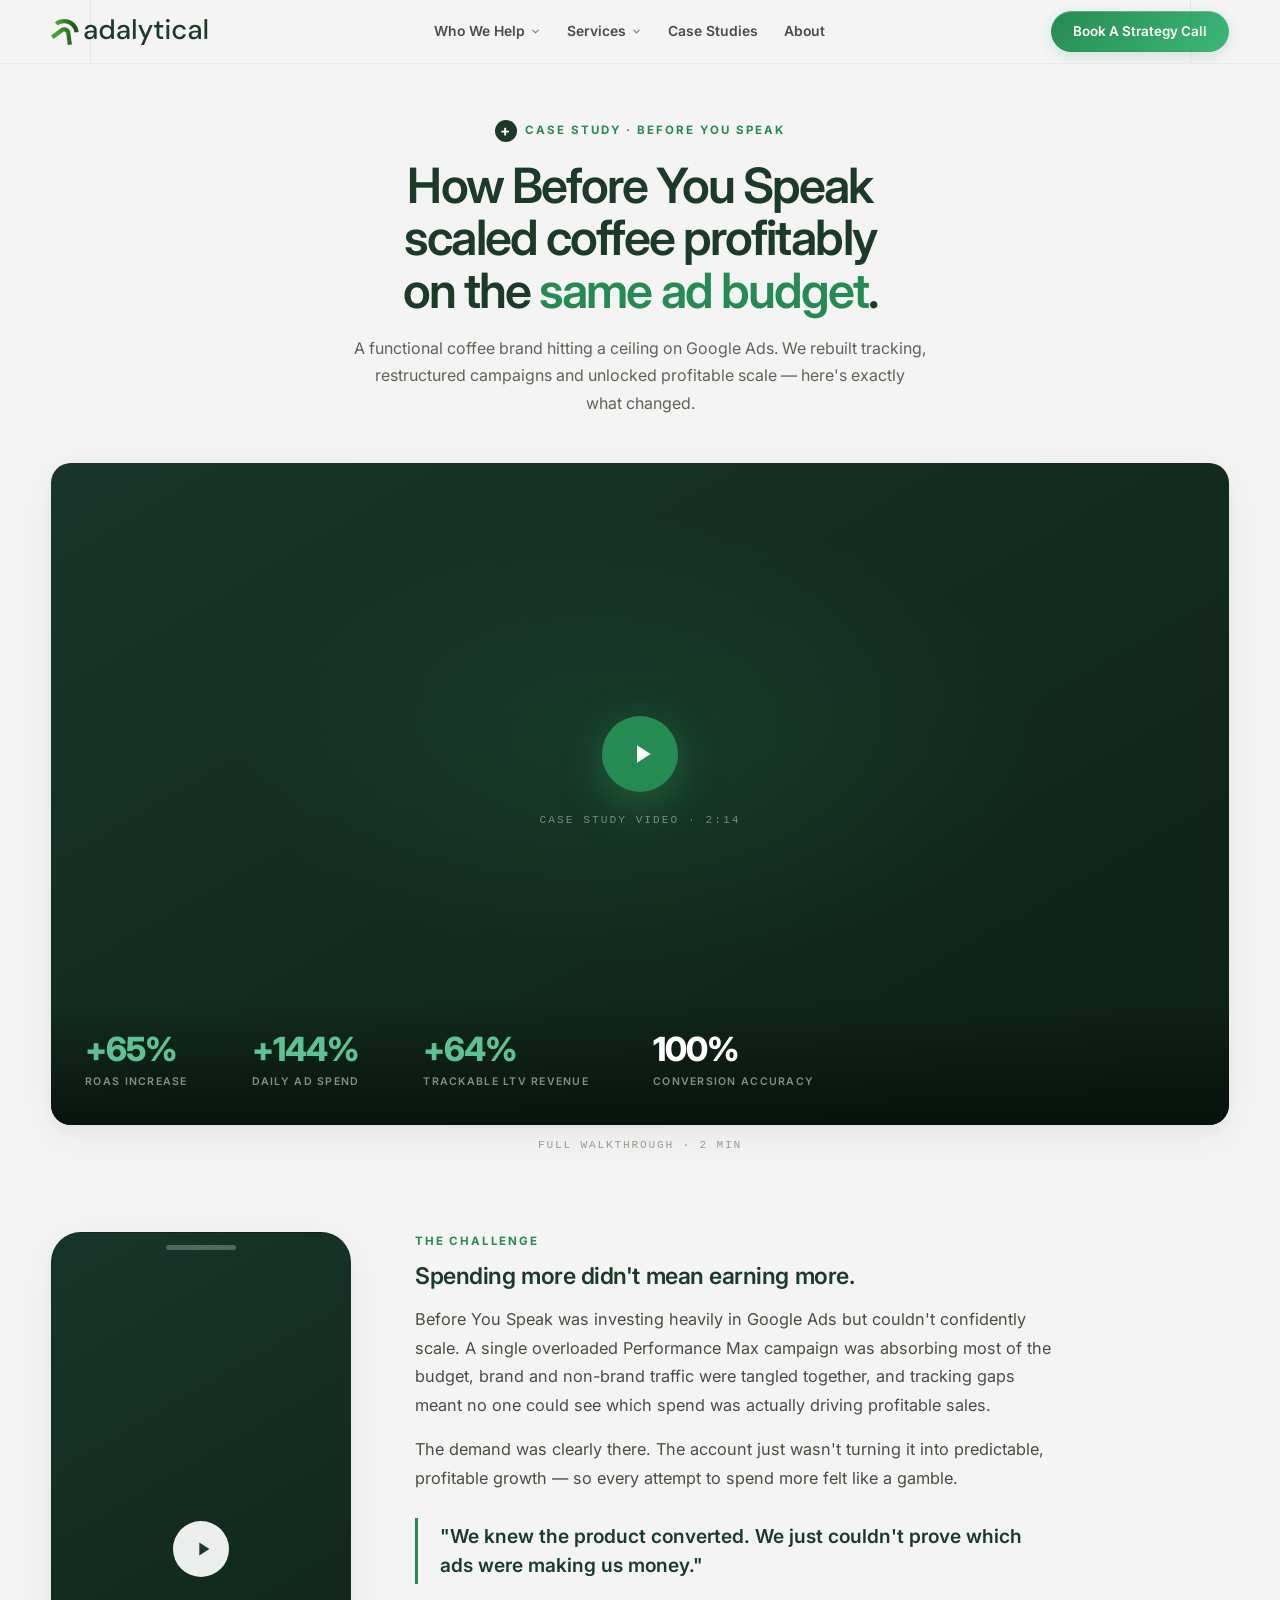
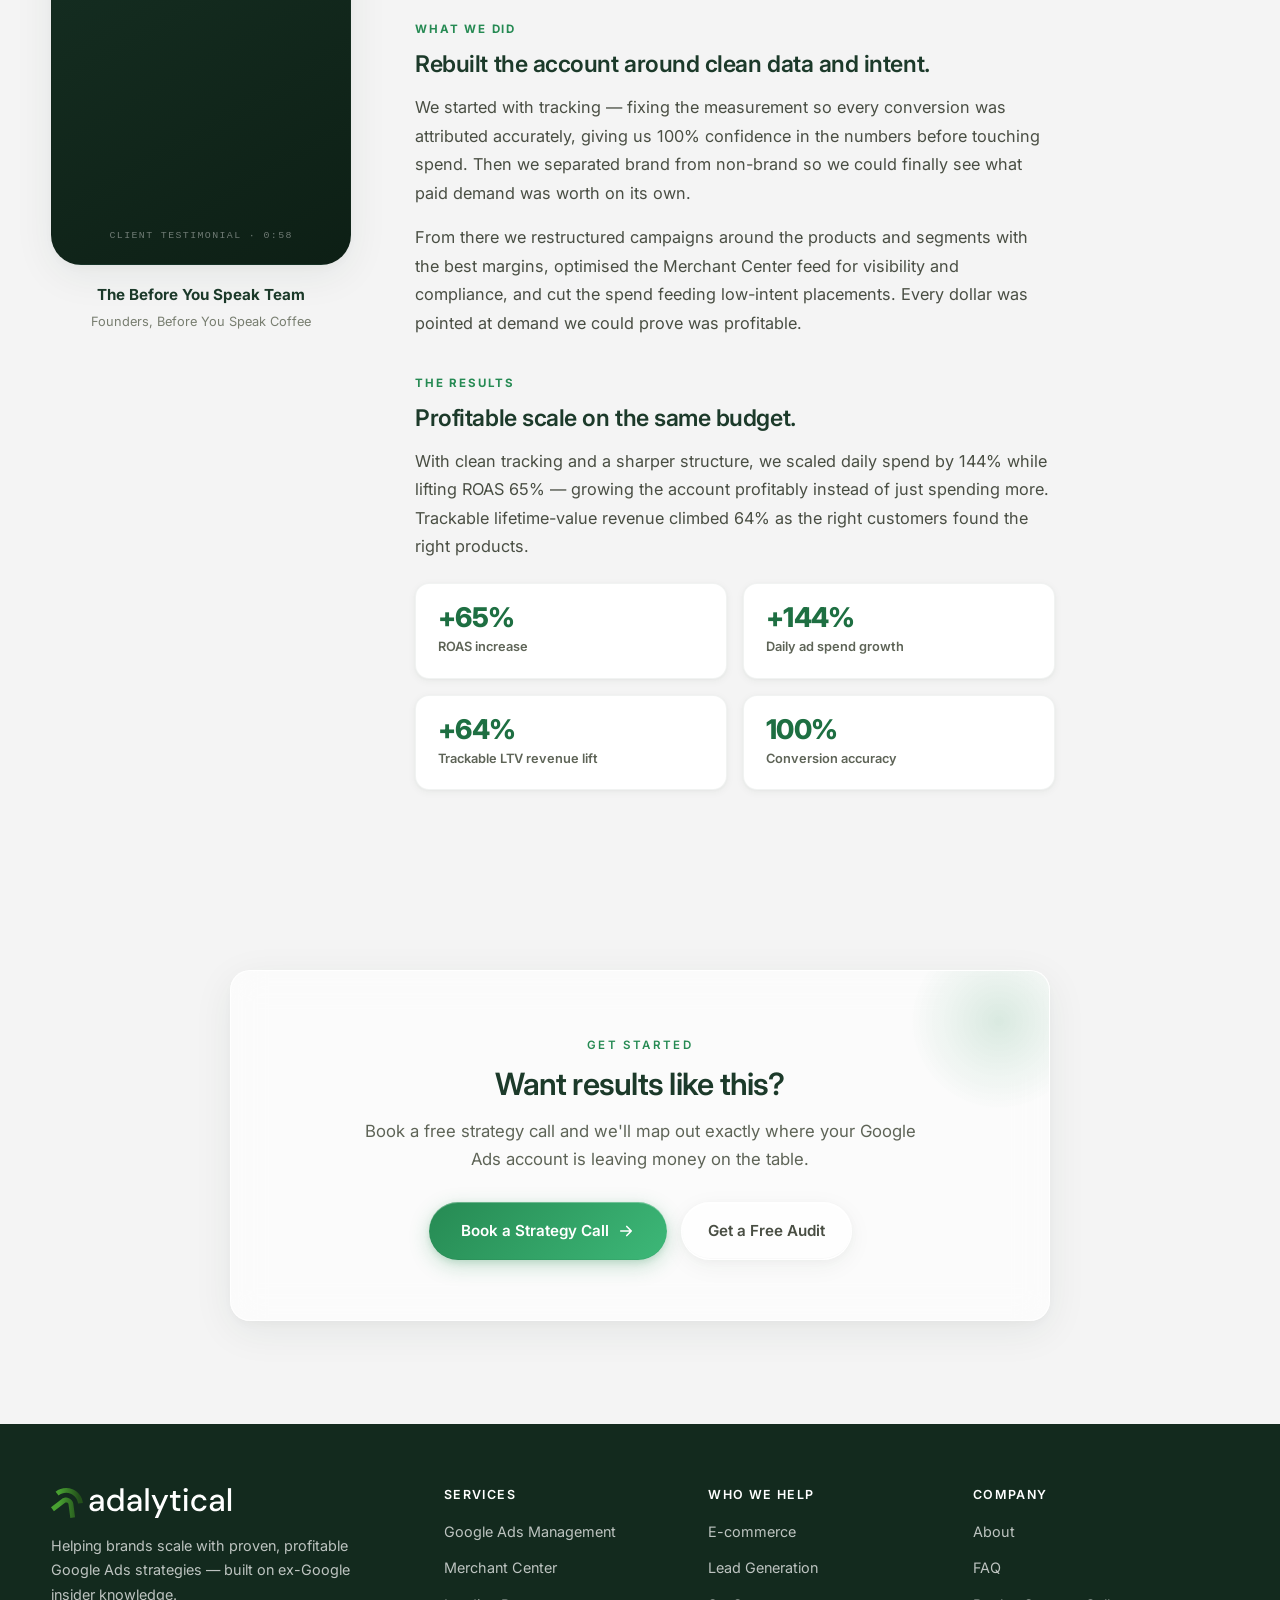
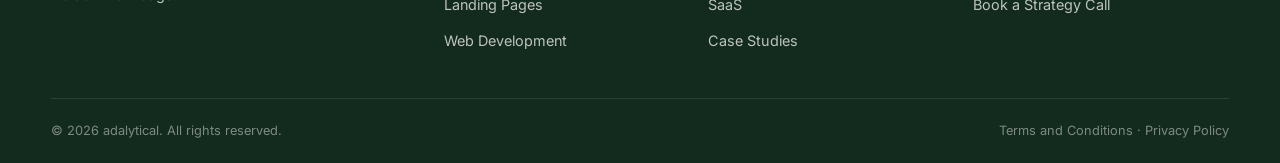
<file: case-study.html>
<!DOCTYPE html>
<html lang="en-AU">
<head>
<meta charset="UTF-8">
<meta name="viewport" content="width=device-width, initial-scale=1.0">
<title>Case Study — Before You Speak | Adalytical</title>
<meta name="description" content="How Adalytical scaled Before You Speak's functional coffee profitably with precision tracking and smart segmentation — +65% ROAS on the same ad budget.">
<link rel="preconnect" href="https://fonts.googleapis.com">
<link rel="preconnect" href="https://fonts.gstatic.com" crossorigin>
<link href="https://fonts.googleapis.com/css2?family=Inter:wght@400;500;600;700;800&display=swap" rel="stylesheet">
<link rel="stylesheet" href="assets/site.css">
<link rel="stylesheet" href="assets/pages.css">
</head>
<body>

<!-- ============ NAV ============ -->
<nav class="nav">
  <div class="nav-in">
    <a href="index.html" class="logo" aria-label="Adalytical home">
      <img class="logo-img logo-light" src="images/adalytical-logo-white.svg" alt="Adalytical">
      <img class="logo-img logo-dark" src="images/adalytical-logo-dark.svg" alt="Adalytical">
    </a>
    <ul class="nav-l">
      <li class="has-mega">
        <a href="index.html#industries">Who We Help <svg class="nav-car" viewBox="0 0 24 24" fill="none" stroke="currentColor" stroke-width="2.4"><path d="M6 9l6 6 6-6" stroke-linecap="round" stroke-linejoin="round"/></svg></a>
        <div class="mega">
          <div class="mega-card">
            <div class="mega-col">
              <h4><a href="ecommerce.html">E-commerce</a></h4>
              <a href="ecommerce.html#google-ads"><svg viewBox="0 0 24 24" fill="none" stroke="currentColor" stroke-width="2"><circle cx="12" cy="12" r="9"/><circle cx="12" cy="12" r="4.5"/><circle cx="12" cy="12" r="1" fill="currentColor" stroke="none"/></svg> Google Ads</a>
              <a href="ecommerce.html#merchant-center"><svg viewBox="0 0 24 24" fill="none" stroke="currentColor" stroke-width="2"><path d="M3 3h8l10 10-8 8L3 11V3z" stroke-linejoin="round"/><circle cx="7.5" cy="7.5" r="1.4"/></svg> Merchant Center</a>
              <a href="landing-pages.html"><svg viewBox="0 0 24 24" fill="none" stroke="currentColor" stroke-width="2"><rect x="4" y="3" width="16" height="18" rx="2"/><path d="M4 8h16M8 13h8M8 17h5" stroke-linecap="round"/></svg> Landing Pages</a>
              <a href="web-development.html"><svg viewBox="0 0 24 24" fill="none" stroke="currentColor" stroke-width="2"><path d="M9 8l-4 4 4 4M15 8l4 4-4 4" stroke-linecap="round" stroke-linejoin="round"/></svg> Web Development</a>
            </div>
            <div class="mega-col">
              <h4><a href="lead-generation.html">Lead Generation</a></h4>
              <a href="lead-generation.html#google-ads"><svg viewBox="0 0 24 24" fill="none" stroke="currentColor" stroke-width="2"><circle cx="12" cy="12" r="9"/><circle cx="12" cy="12" r="4.5"/><circle cx="12" cy="12" r="1" fill="currentColor" stroke="none"/></svg> Google Ads</a>
              <a href="lead-generation.html#call-tracking"><svg viewBox="0 0 24 24" fill="none" stroke="currentColor" stroke-width="2"><path d="M22 16.9v3a2 2 0 0 1-2.2 2 19.8 19.8 0 0 1-8.6-3.1 19.5 19.5 0 0 1-6-6A19.8 19.8 0 0 1 2.1 4.2 2 2 0 0 1 4.1 2h3a2 2 0 0 1 2 1.7c.1 1 .4 1.9.7 2.8a2 2 0 0 1-.5 2.1L8.1 9.9a16 16 0 0 0 6 6l1.3-1.2a2 2 0 0 1 2.1-.5c.9.3 1.8.6 2.8.7a2 2 0 0 1 1.8 2z" stroke-linecap="round" stroke-linejoin="round"/></svg> Call &amp; Form Tracking</a>
              <a href="landing-pages.html"><svg viewBox="0 0 24 24" fill="none" stroke="currentColor" stroke-width="2"><rect x="4" y="3" width="16" height="18" rx="2"/><path d="M4 8h16M8 13h8M8 17h5" stroke-linecap="round"/></svg> Landing Pages</a>
              <a href="web-development.html"><svg viewBox="0 0 24 24" fill="none" stroke="currentColor" stroke-width="2"><path d="M9 8l-4 4 4 4M15 8l4 4-4 4" stroke-linecap="round" stroke-linejoin="round"/></svg> Web Development</a>
            </div>
            <div class="mega-col">
              <h4><a href="saas.html">SaaS</a></h4>
              <a href="saas.html#google-ads"><svg viewBox="0 0 24 24" fill="none" stroke="currentColor" stroke-width="2"><circle cx="12" cy="12" r="9"/><circle cx="12" cy="12" r="4.5"/><circle cx="12" cy="12" r="1" fill="currentColor" stroke="none"/></svg> Google Ads</a>
              <a href="saas.html#demo-funnels"><svg viewBox="0 0 24 24" fill="none" stroke="currentColor" stroke-width="2"><path d="M3 4h18l-7 8v7l-4 2v-9z" stroke-linejoin="round"/></svg> Demo &amp; Trial Funnels</a>
              <a href="landing-pages.html"><svg viewBox="0 0 24 24" fill="none" stroke="currentColor" stroke-width="2"><rect x="4" y="3" width="16" height="18" rx="2"/><path d="M4 8h16M8 13h8M8 17h5" stroke-linecap="round"/></svg> Landing Pages</a>
              <a href="web-development.html"><svg viewBox="0 0 24 24" fill="none" stroke="currentColor" stroke-width="2"><path d="M9 8l-4 4 4 4M15 8l4 4-4 4" stroke-linecap="round" stroke-linejoin="round"/></svg> Web Development</a>
            </div>
            <div class="mega-feat">
              <div>
                <span class="mf-tag">Free audit</span>
                <h5>See exactly where your Google Ads account is leaking budget.</h5>
              </div>
              <a href="index.html#book" class="mf-link">Book a strategy call <svg viewBox="0 0 24 24" fill="none" stroke="currentColor" stroke-width="2.2"><path d="M5 12h14M13 6l6 6-6 6" stroke-linecap="round" stroke-linejoin="round"/></svg></a>
            </div>
          </div>
        </div>
      </li>
      <li class="has-drop">
        <a href="services.html">Services <svg class="nav-car" viewBox="0 0 24 24" fill="none" stroke="currentColor" stroke-width="2.4"><path d="M6 9l6 6 6-6" stroke-linecap="round" stroke-linejoin="round"/></svg></a>
        <div class="drop">
          <a href="services.html#google-ads"><strong>Google Ads Management</strong><span>Full-funnel systems built to convert</span></a>
          <a href="services.html#merchant-center"><strong>Merchant Center Optimisation</strong><span>Daily feed optimisation &amp; fixes</span></a>
          <a href="landing-pages.html"><strong>Landing Page Design</strong><span>CRO-first, built to sell</span></a>
          <a href="web-development.html"><strong>Web Development</strong><span>Custom sites &amp; conversion-led builds</span></a>
        </div>
      </li>
      <li><a href="case-studies.html">Case Studies</a></li>
      <li><a href="about.html">About</a></li>
    </ul>
    <div class="nav-r">
      <a href="index.html#book" class="nav-cta">Book A Strategy Call</a>
      <button class="mob-tog" aria-label="Open menu"><span class="mob-bars"><span></span><span></span><span></span></span><span class="mob-lbl">Menu</span></button>
    </div>
  </div>
</nav>

<!-- ============ MOBILE DRAWER ============ -->
<div class="mdrawer">
  <div class="mdrawer-top">
    <a href="index.html" class="logo"><img class="logo-img" src="images/adalytical-logo-white.svg" alt="Adalytical"></a>
    <button class="mdrawer-close" aria-label="Close menu"><svg viewBox="0 0 24 24" fill="none" stroke="currentColor" stroke-width="2"><path d="M18 6 6 18M6 6l12 12" stroke-linecap="round"/></svg></button>
  </div>
  <ul class="mdrawer-list">
    <li><a href="index.html"><span class="mdi"><svg viewBox="0 0 24 24" fill="none" stroke="currentColor"><path d="M4 11l8-6 8 6v9H4z" stroke-linejoin="round"/><path d="M9 20v-6h6v6" stroke-linejoin="round"/></svg></span>Home<svg class="mdc" viewBox="0 0 24 24" fill="none" stroke="currentColor"><path d="M9 6l6 6-6 6" stroke-linecap="round" stroke-linejoin="round"/></svg></a></li>
    <li><a href="services.html"><span class="mdi"><svg viewBox="0 0 24 24" fill="none" stroke="currentColor"><rect x="3" y="3" width="7" height="7" rx="1.5"/><rect x="14" y="3" width="7" height="7" rx="1.5"/><rect x="3" y="14" width="7" height="7" rx="1.5"/><rect x="14" y="14" width="7" height="7" rx="1.5"/></svg></span>Services<svg class="mdc" viewBox="0 0 24 24" fill="none" stroke="currentColor"><path d="M9 6l6 6-6 6" stroke-linecap="round" stroke-linejoin="round"/></svg></a></li>
    <li><a href="case-studies.html"><span class="mdi"><svg viewBox="0 0 24 24" fill="none" stroke="currentColor"><path d="M3 3v18h18" stroke-linecap="round"/><path d="M7 14l4-4 3 3 5-6" stroke-linecap="round" stroke-linejoin="round"/></svg></span>Case Studies<svg class="mdc" viewBox="0 0 24 24" fill="none" stroke="currentColor"><path d="M9 6l6 6-6 6" stroke-linecap="round" stroke-linejoin="round"/></svg></a></li>
    <li><a href="ecommerce.html"><span class="mdi"><svg viewBox="0 0 24 24" fill="none" stroke="currentColor"><path d="M6 6h15l-1.5 9h-12z" stroke-linejoin="round"/><path d="M6 6 5 3H2" stroke-linecap="round"/><circle cx="9" cy="20" r="1.4"/><circle cx="18" cy="20" r="1.4"/></svg></span>E-commerce<svg class="mdc" viewBox="0 0 24 24" fill="none" stroke="currentColor"><path d="M9 6l6 6-6 6" stroke-linecap="round" stroke-linejoin="round"/></svg></a></li>
    <li><a href="lead-generation.html"><span class="mdi"><svg viewBox="0 0 24 24" fill="none" stroke="currentColor"><path d="M22 16.9v3a2 2 0 0 1-2.2 2 19.8 19.8 0 0 1-8.6-3.1 19.5 19.5 0 0 1-6-6A19.8 19.8 0 0 1 2.1 4.2 2 2 0 0 1 4.1 2h3a2 2 0 0 1 2 1.7c.1 1 .4 1.9.7 2.8a2 2 0 0 1-.5 2.1L8.1 9.9a16 16 0 0 0 6 6l1.3-1.2a2 2 0 0 1 2.1-.5c.9.3 1.8.6 2.8.7a2 2 0 0 1 1.8 2z" stroke-linecap="round" stroke-linejoin="round"/></svg></span>Lead Generation<svg class="mdc" viewBox="0 0 24 24" fill="none" stroke="currentColor"><path d="M9 6l6 6-6 6" stroke-linecap="round" stroke-linejoin="round"/></svg></a></li>
    <li><a href="saas.html"><span class="mdi"><svg viewBox="0 0 24 24" fill="none" stroke="currentColor"><path d="M9 8l-4 4 4 4M15 8l4 4-4 4" stroke-linecap="round" stroke-linejoin="round"/></svg></span>SaaS<svg class="mdc" viewBox="0 0 24 24" fill="none" stroke="currentColor"><path d="M9 6l6 6-6 6" stroke-linecap="round" stroke-linejoin="round"/></svg></a></li>
    <li><a href="landing-pages.html"><span class="mdi"><svg viewBox="0 0 24 24" fill="none" stroke="currentColor"><rect x="4" y="3" width="16" height="18" rx="2"/><path d="M4 8h16M8 13h8M8 17h5" stroke-linecap="round"/></svg></span>Landing Pages<svg class="mdc" viewBox="0 0 24 24" fill="none" stroke="currentColor"><path d="M9 6l6 6-6 6" stroke-linecap="round" stroke-linejoin="round"/></svg></a></li>
    <li><a href="web-development.html"><span class="mdi"><svg viewBox="0 0 24 24" fill="none" stroke="currentColor"><path d="M8 4l-4 8 4 8M16 4l4 8-4 8M13 3l-2 18" stroke-linecap="round" stroke-linejoin="round"/></svg></span>Web Development<svg class="mdc" viewBox="0 0 24 24" fill="none" stroke="currentColor"><path d="M9 6l6 6-6 6" stroke-linecap="round" stroke-linejoin="round"/></svg></a></li>
    <li><a href="about.html"><span class="mdi"><svg viewBox="0 0 24 24" fill="none" stroke="currentColor"><circle cx="9" cy="8" r="3"/><path d="M3 20c0-3 2.7-5 6-5s6 2 6 5" stroke-linecap="round"/><path d="M16 6a3 3 0 0 1 0 6M21 20c0-2.4-1.4-4-3.4-4.7" stroke-linecap="round"/></svg></span>About<svg class="mdc" viewBox="0 0 24 24" fill="none" stroke="currentColor"><path d="M9 6l6 6-6 6" stroke-linecap="round" stroke-linejoin="round"/></svg></a></li>
  </ul>
  <div class="mdrawer-cta">
    <a href="index.html#book" class="mc-quote">Book A Strategy Call</a>
    <a href="index.html#book" class="mc-audit">Get a Free Audit</a>
  </div>
</div>


<!-- ============ CASE STUDY ============ -->
<main class="csp">
  <div class="csp-hero">
    <span class="csp-eyebrow"><span class="chip-plus">+</span> Case Study · Before You Speak</span>
    <h1>How Before You Speak scaled coffee profitably on the <span class="accent">same ad budget</span>.</h1>
    <p>A functional coffee brand hitting a ceiling on Google Ads. We rebuilt tracking, restructured campaigns and unlocked profitable scale — here's exactly what changed.</p>
  </div>

  <!-- featured case study video -->
  <div class="csp-vid">
    <div class="vid-panel" data-yt="">
      <button class="vid-play" aria-label="Play case study video">
        <svg viewBox="0 0 24 24" fill="currentColor"><path d="M8 5v14l11-7z"/></svg>
      </button>
      <div class="vid-tag">CASE STUDY VIDEO · 2:14</div>
      <div class="vid-stats">
        <div class="vid-stat up"><strong>+65%</strong><span>ROAS increase</span></div>
        <div class="vid-stat up"><strong>+144%</strong><span>Daily ad spend</span></div>
        <div class="vid-stat up"><strong>+64%</strong><span>Trackable LTV revenue</span></div>
        <div class="vid-stat"><strong>100%</strong><span>Conversion accuracy</span></div>
      </div>
    </div>
  </div>
  <div class="vid-foot">FULL WALKTHROUGH · 2 MIN</div>

  <!-- body -->
  <div class="csp-body">
    <div class="csp-phone">
      <div class="phone-frame" data-yt="">
        <span class="phone-notch"></span>
        <button class="phone-play" aria-label="Play client testimonial">
          <svg viewBox="0 0 24 24" fill="currentColor"><path d="M8 5v14l11-7z"/></svg>
        </button>
        <div class="phone-tag">CLIENT TESTIMONIAL · 0:58</div>
      </div>
      <div class="csp-author">
        <strong>The Before You Speak Team</strong>
        <span>Founders, Before You Speak Coffee</span>
      </div>
    </div>

    <div class="csp-prose">
      <span class="lbl first">The Challenge</span>
      <h3>Spending more didn't mean earning more.</h3>
      <p>Before You Speak was investing heavily in Google Ads but couldn't confidently scale. A single overloaded Performance Max campaign was absorbing most of the budget, brand and non-brand traffic were tangled together, and tracking gaps meant no one could see which spend was actually driving profitable sales.</p>
      <p>The demand was clearly there. The account just wasn't turning it into predictable, profitable growth — so every attempt to spend more felt like a gamble.</p>
      <blockquote>"We knew the product converted. We just couldn't prove which ads were making us money."</blockquote>

      <span class="lbl">What We Did</span>
      <h3>Rebuilt the account around clean data and intent.</h3>
      <p>We started with tracking — fixing the measurement so every conversion was attributed accurately, giving us 100% confidence in the numbers before touching spend. Then we separated brand from non-brand so we could finally see what paid demand was worth on its own.</p>
      <p>From there we restructured campaigns around the products and segments with the best margins, optimised the Merchant Center feed for visibility and compliance, and cut the spend feeding low-intent placements. Every dollar was pointed at demand we could prove was profitable.</p>

      <span class="lbl">The Results</span>
      <h3>Profitable scale on the same budget.</h3>
      <p>With clean tracking and a sharper structure, we scaled daily spend by 144% while lifting ROAS 65% — growing the account profitably instead of just spending more. Trackable lifetime-value revenue climbed 64% as the right customers found the right products.</p>
      <div class="csp-results">
        <div class="csp-result"><strong>+65%</strong><span>ROAS increase</span></div>
        <div class="csp-result"><strong>+144%</strong><span>Daily ad spend growth</span></div>
        <div class="csp-result"><strong>+64%</strong><span>Trackable LTV revenue lift</span></div>
        <div class="csp-result"><strong>100%</strong><span>Conversion accuracy</span></div>
      </div>
    </div>
  </div>
</main>

<!-- ============ CTA ============ -->
<section class="sec sec-white cta" id="book">
  <div class="ctr">
    <div class="cta-card">
      <span class="sec-tag">Get started</span>
      <h2>Want results like this?</h2>
      <p>Book a free strategy call and we'll map out exactly where your Google Ads account is leaving money on the table.</p>
      <div class="cta-btns"><a href="index.html#book" class="btn-p">Book a Strategy Call <svg viewBox="0 0 24 24" fill="none" stroke="currentColor" stroke-width="2.2" width="18" height="18"><path d="M5 12h14M13 6l6 6-6 6" stroke-linecap="round" stroke-linejoin="round"/></svg></a><a href="index.html#book" class="btn-s">Get a Free Audit</a></div>
    </div>
  </div>
</section>


<!-- ============ FOOTER ============ -->
<footer class="footer" id="contact">
  <div class="ctr">
    <div class="footer-grid">
      <div class="footer-brand">
        <a href="index.html" class="logo"><img class="logo-img" src="images/adalytical-logo-white.svg" alt="Adalytical"></a>
        <p>Helping brands scale with proven, profitable Google Ads strategies — built on ex-Google insider knowledge.</p>
      </div>
      <div>
        <h5>Services</h5>
        <ul class="footer-links">
          <li><a href="services.html#google-ads">Google Ads Management</a></li>
          <li><a href="services.html#merchant-center">Merchant Center</a></li>
          <li><a href="landing-pages.html">Landing Pages</a></li>
          <li><a href="web-development.html">Web Development</a></li>
        </ul>
      </div>
      <div>
        <h5>Who we help</h5>
        <ul class="footer-links">
          <li><a href="ecommerce.html">E-commerce</a></li>
          <li><a href="lead-generation.html">Lead Generation</a></li>
          <li><a href="saas.html">SaaS</a></li>
          <li><a href="case-studies.html">Case Studies</a></li>
        </ul>
      </div>
      <div>
        <h5>Company</h5>
        <ul class="footer-links">
          <li><a href="about.html">About</a></li>
          <li><a href="index.html#faq">FAQ</a></li>
          <li><a href="index.html#book">Book a Strategy Call</a></li>
        </ul>
      </div>
    </div>
    <div class="footer-bottom">
      <span>© <span id="year">2026</span> adalytical. All rights reserved.</span>
      <span>Terms and Conditions · Privacy Policy</span>
    </div>
  </div>
</footer>

<div class="float-cta">
  <a href="index.html#book" class="float-btn">
    <svg viewBox="0 0 24 24" fill="none" stroke="currentColor" stroke-width="2.2"><path d="M22 16.92v3a2 2 0 0 1-2.18 2 19.79 19.79 0 0 1-8.63-3.07 19.5 19.5 0 0 1-6-6A19.79 19.79 0 0 1 2.08 4.18 2 2 0 0 1 4.06 2h3a2 2 0 0 1 2 1.72c.13.96.36 1.9.7 2.81a2 2 0 0 1-.45 2.11L8.09 9.91a16 16 0 0 0 6 6l1.27-1.22a2 2 0 0 1 2.11-.45c.91.34 1.85.57 2.81.7A2 2 0 0 1 22 16.92z" stroke-linecap="round" stroke-linejoin="round"/></svg>
    Book a Strategy Call
  </a>
</div>

<script src="assets/site.js"></script>
</body>
</html>
</file>
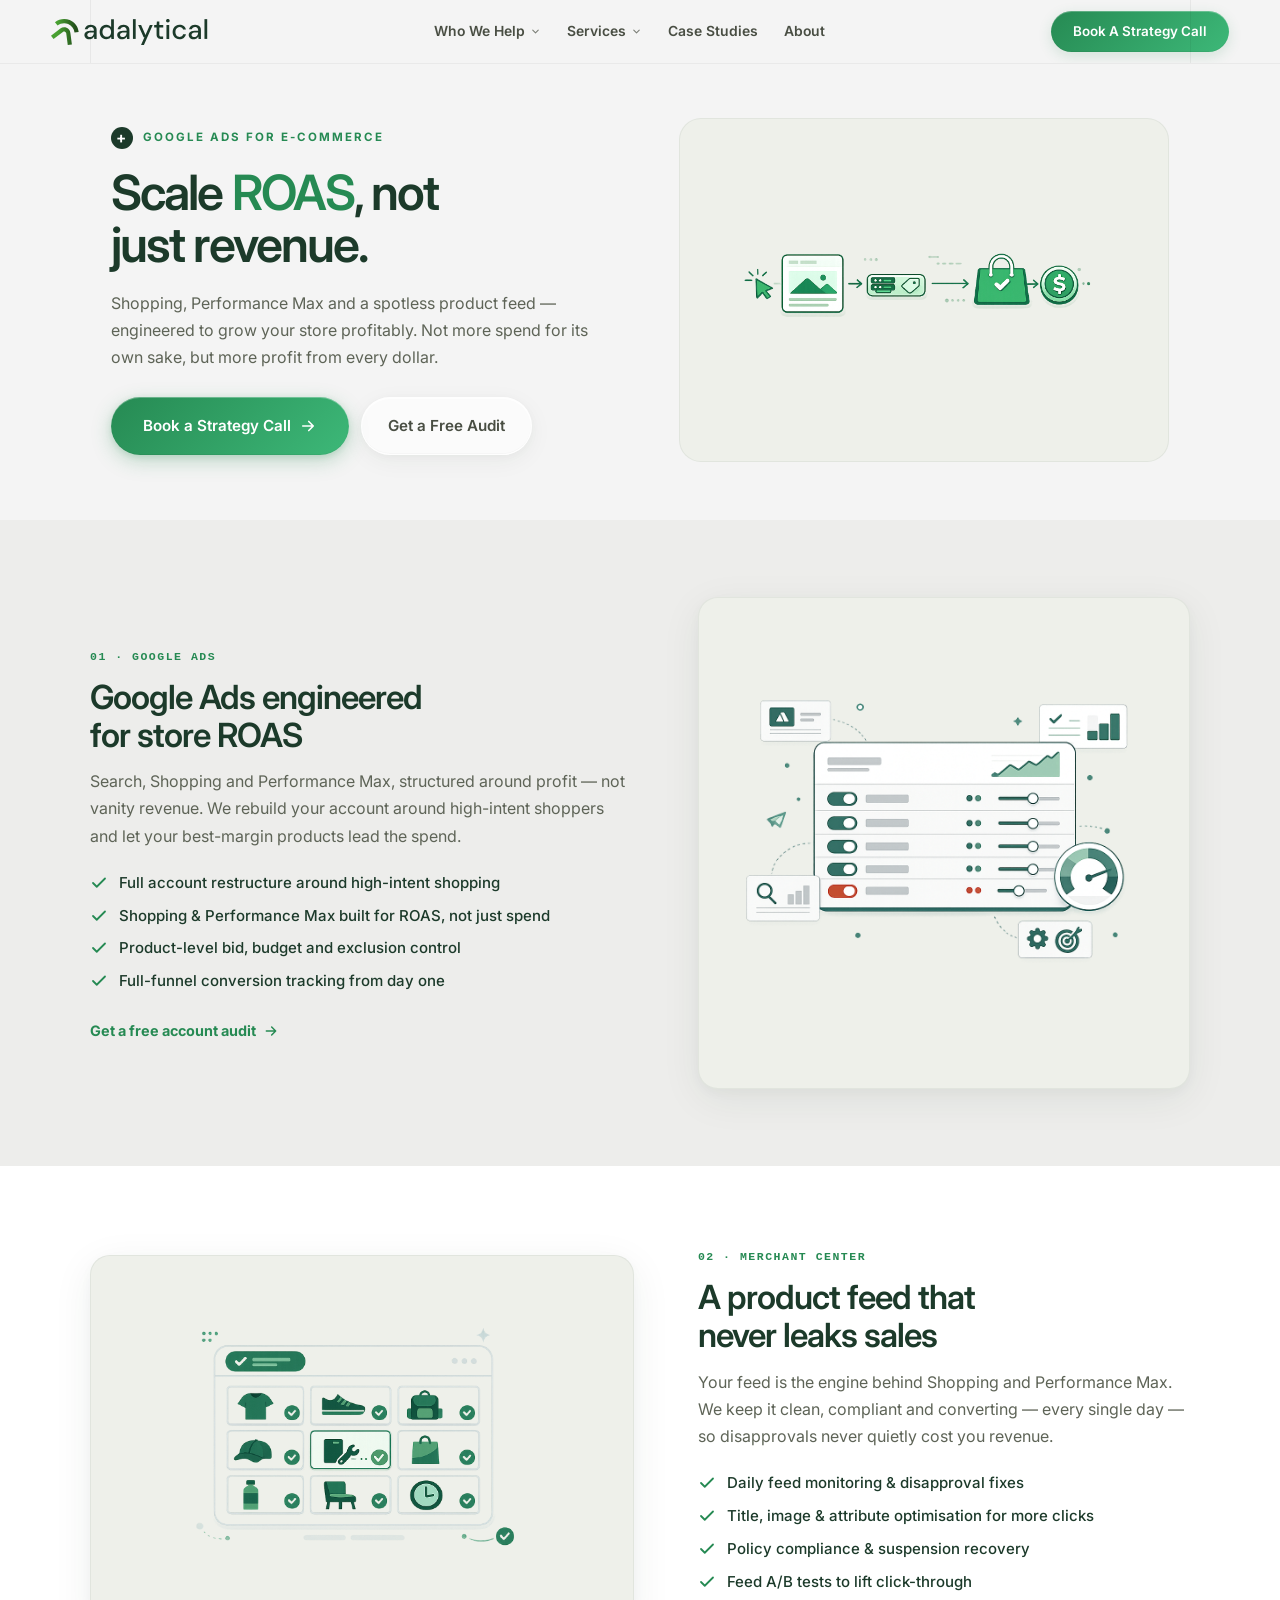
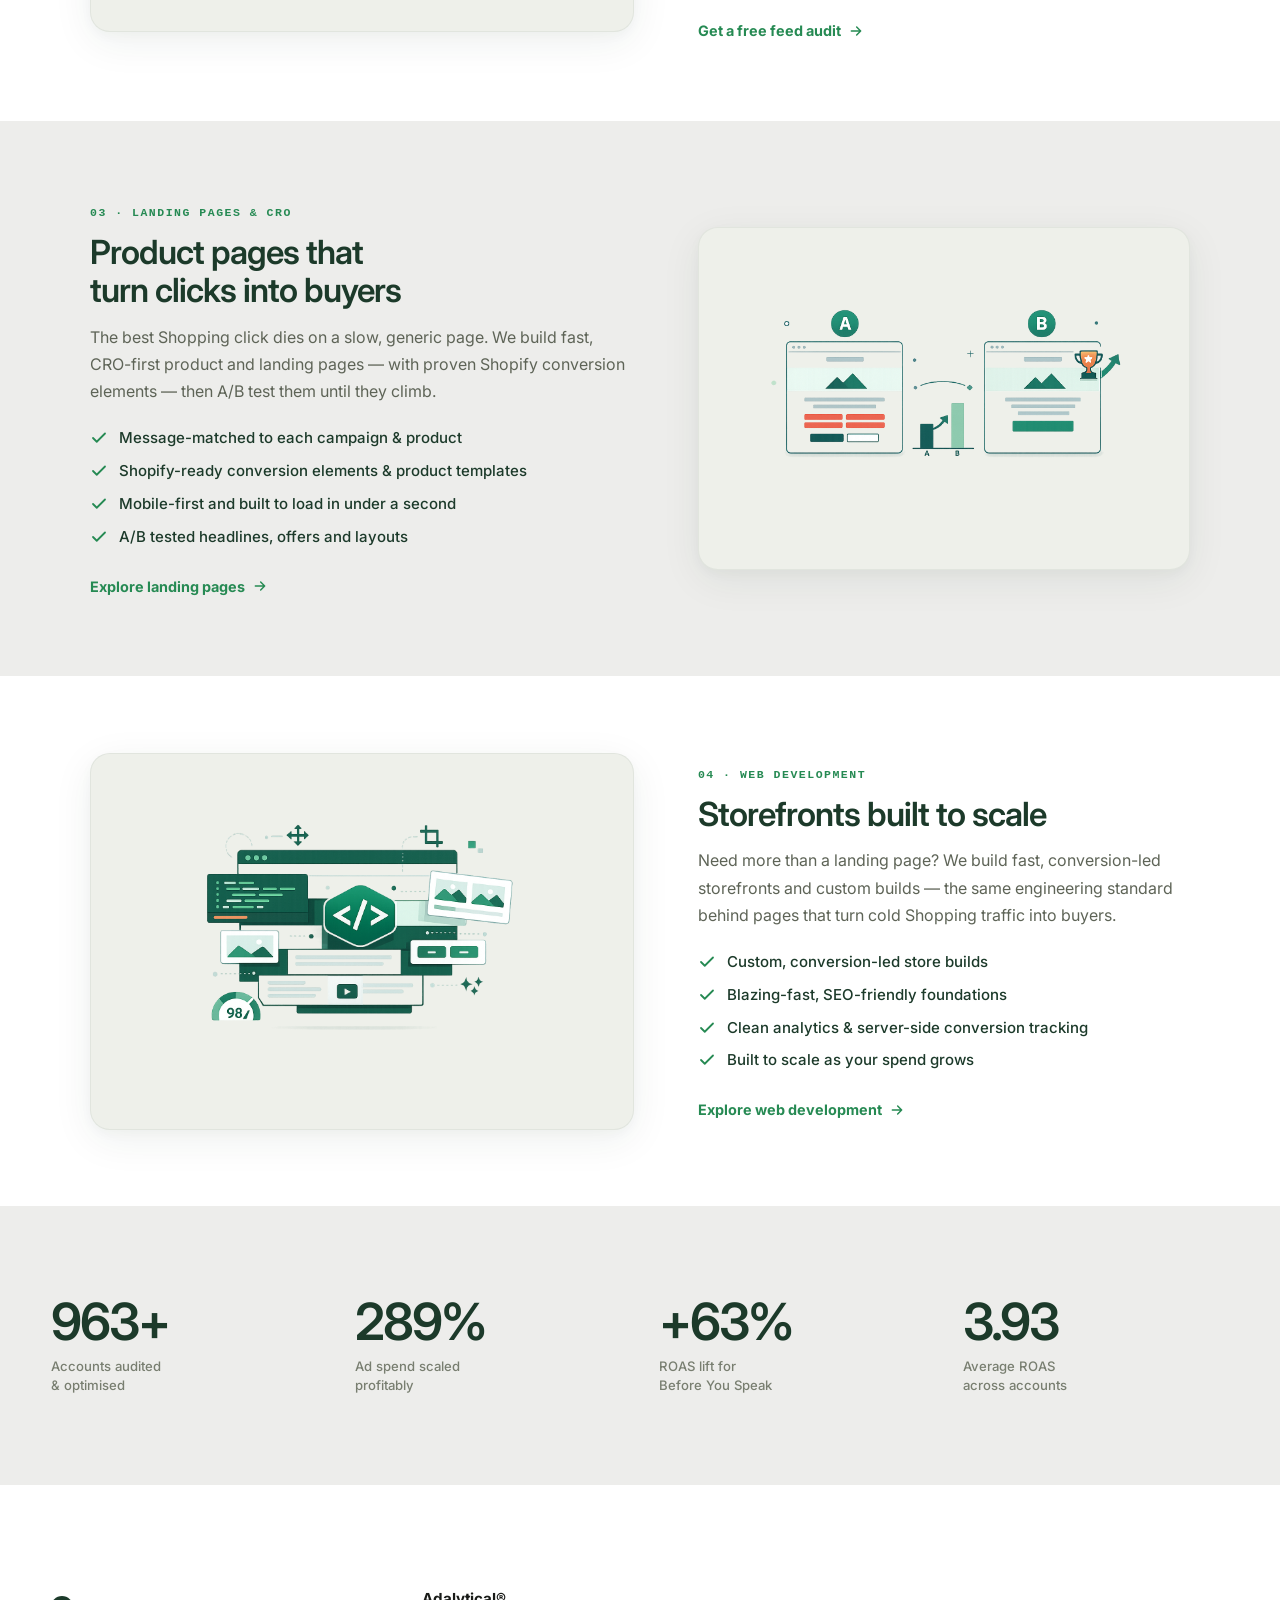
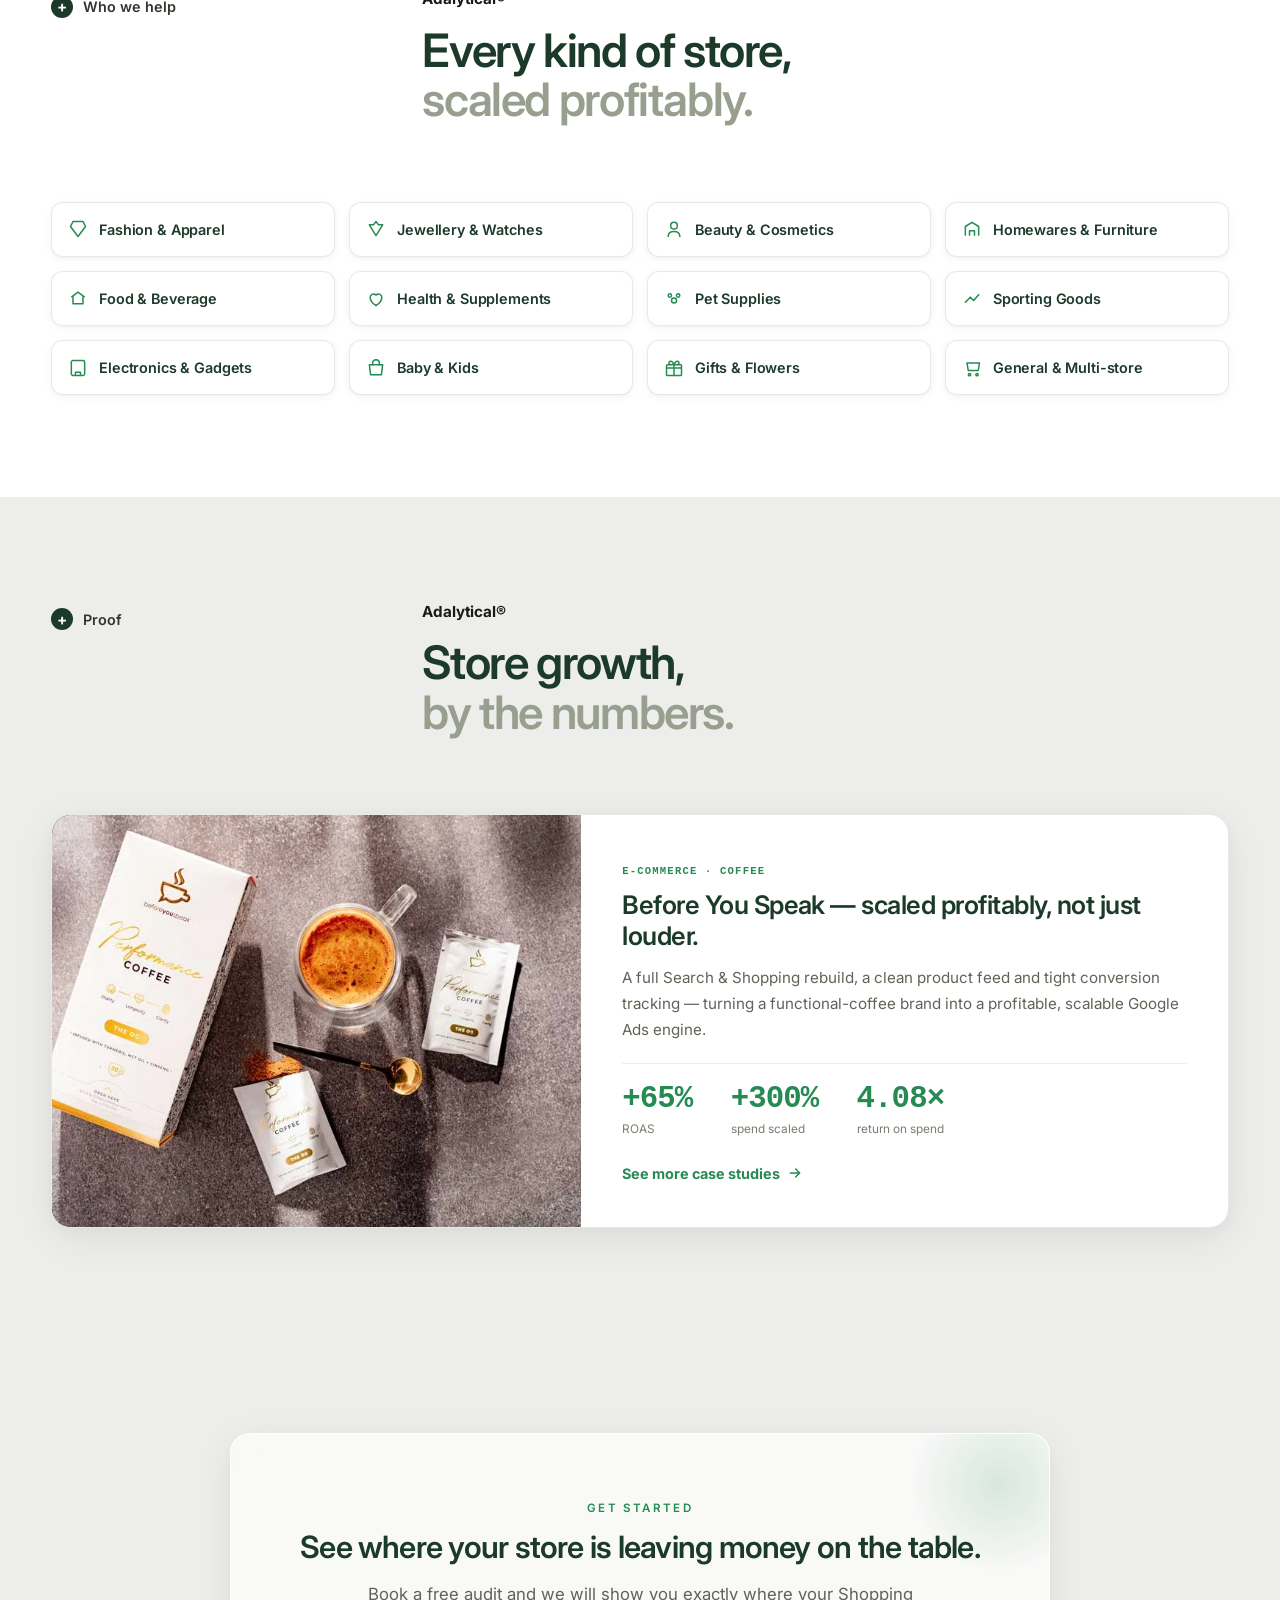
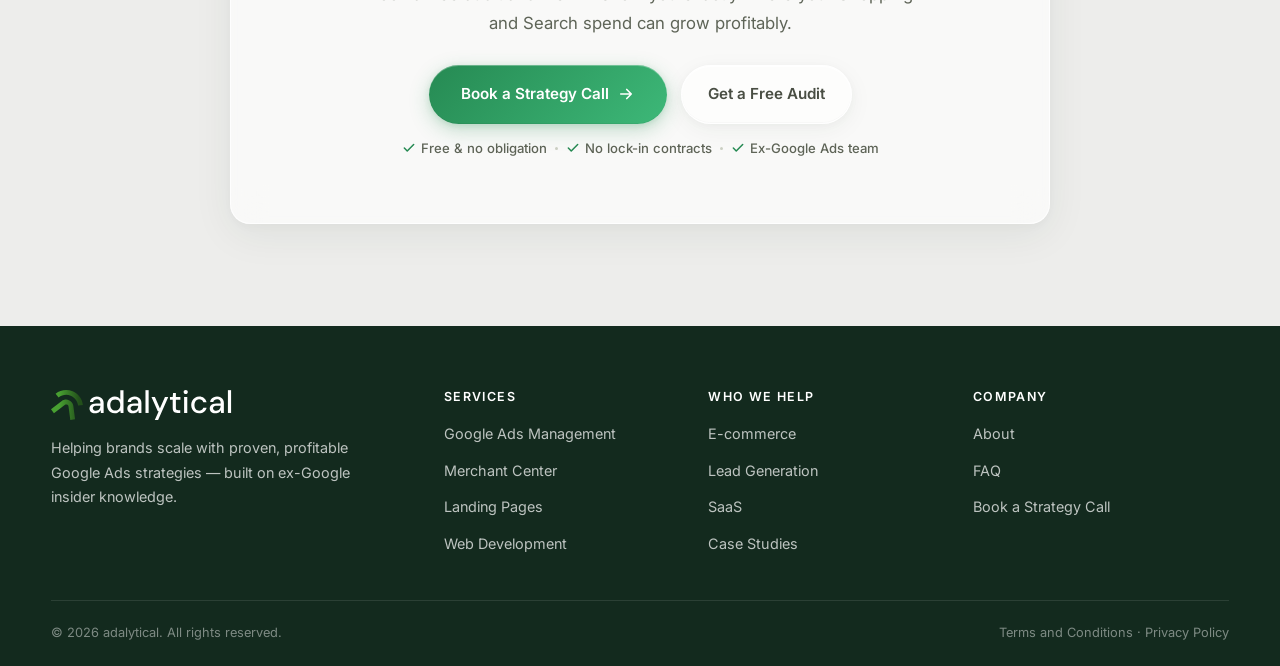
<file: ecommerce.html>
<!DOCTYPE html>
<html lang="en-AU">
<head>
<meta charset="UTF-8">
<meta name="viewport" content="width=device-width, initial-scale=1.0">
<title>Google Ads for E-commerce | Adalytical</title>
<meta name="description" content="Shopping, Performance Max and Merchant Center optimisation built to scale your store ROAS profitably. Ex-Google Ads team, no lock-in.">
<link rel="preconnect" href="https://fonts.googleapis.com">
<link rel="preconnect" href="https://fonts.gstatic.com" crossorigin>
<link href="https://fonts.googleapis.com/css2?family=Inter:wght@400;500;600;700;800&display=swap" rel="stylesheet">
<link rel="stylesheet" href="assets/site.css">
<link rel="stylesheet" href="assets/pages.css">
<link rel="stylesheet" href="assets/lp.css">
</head>
<body>

<!-- ============ NAV ============ -->
<nav class="nav">
  <div class="nav-in">
    <a href="index.html" class="logo" aria-label="Adalytical home">
      <img class="logo-img logo-light" src="images/adalytical-logo-white.svg" alt="Adalytical">
      <img class="logo-img logo-dark" src="images/adalytical-logo-dark.svg" alt="Adalytical">
    </a>
    <ul class="nav-l">
      <li class="has-mega">
        <a href="index.html#industries">Who We Help <svg class="nav-car" viewBox="0 0 24 24" fill="none" stroke="currentColor" stroke-width="2.4"><path d="M6 9l6 6 6-6" stroke-linecap="round" stroke-linejoin="round"/></svg></a>
        <div class="mega">
          <div class="mega-card">
            <div class="mega-col">
              <h4><a href="ecommerce.html">E-commerce</a></h4>
              <a href="ecommerce.html#google-ads"><svg viewBox="0 0 24 24" fill="none" stroke="currentColor" stroke-width="2"><circle cx="12" cy="12" r="9"/><circle cx="12" cy="12" r="4.5"/><circle cx="12" cy="12" r="1" fill="currentColor" stroke="none"/></svg> Google Ads</a>
              <a href="ecommerce.html#merchant-center"><svg viewBox="0 0 24 24" fill="none" stroke="currentColor" stroke-width="2"><path d="M3 3h8l10 10-8 8L3 11V3z" stroke-linejoin="round"/><circle cx="7.5" cy="7.5" r="1.4"/></svg> Merchant Center</a>
              <a href="landing-pages.html"><svg viewBox="0 0 24 24" fill="none" stroke="currentColor" stroke-width="2"><rect x="4" y="3" width="16" height="18" rx="2"/><path d="M4 8h16M8 13h8M8 17h5" stroke-linecap="round"/></svg> Landing Pages</a>
              <a href="web-development.html"><svg viewBox="0 0 24 24" fill="none" stroke="currentColor" stroke-width="2"><path d="M9 8l-4 4 4 4M15 8l4 4-4 4" stroke-linecap="round" stroke-linejoin="round"/></svg> Web Development</a>
            </div>
            <div class="mega-col">
              <h4><a href="lead-generation.html">Lead Generation</a></h4>
              <a href="lead-generation.html#google-ads"><svg viewBox="0 0 24 24" fill="none" stroke="currentColor" stroke-width="2"><circle cx="12" cy="12" r="9"/><circle cx="12" cy="12" r="4.5"/><circle cx="12" cy="12" r="1" fill="currentColor" stroke="none"/></svg> Google Ads</a>
              <a href="lead-generation.html#call-tracking"><svg viewBox="0 0 24 24" fill="none" stroke="currentColor" stroke-width="2"><path d="M22 16.9v3a2 2 0 0 1-2.2 2 19.8 19.8 0 0 1-8.6-3.1 19.5 19.5 0 0 1-6-6A19.8 19.8 0 0 1 2.1 4.2 2 2 0 0 1 4.1 2h3a2 2 0 0 1 2 1.7c.1 1 .4 1.9.7 2.8a2 2 0 0 1-.5 2.1L8.1 9.9a16 16 0 0 0 6 6l1.3-1.2a2 2 0 0 1 2.1-.5c.9.3 1.8.6 2.8.7a2 2 0 0 1 1.8 2z" stroke-linecap="round" stroke-linejoin="round"/></svg> Call &amp; Form Tracking</a>
              <a href="landing-pages.html"><svg viewBox="0 0 24 24" fill="none" stroke="currentColor" stroke-width="2"><rect x="4" y="3" width="16" height="18" rx="2"/><path d="M4 8h16M8 13h8M8 17h5" stroke-linecap="round"/></svg> Landing Pages</a>
              <a href="web-development.html"><svg viewBox="0 0 24 24" fill="none" stroke="currentColor" stroke-width="2"><path d="M9 8l-4 4 4 4M15 8l4 4-4 4" stroke-linecap="round" stroke-linejoin="round"/></svg> Web Development</a>
            </div>
            <div class="mega-col">
              <h4><a href="saas.html">SaaS</a></h4>
              <a href="saas.html#google-ads"><svg viewBox="0 0 24 24" fill="none" stroke="currentColor" stroke-width="2"><circle cx="12" cy="12" r="9"/><circle cx="12" cy="12" r="4.5"/><circle cx="12" cy="12" r="1" fill="currentColor" stroke="none"/></svg> Google Ads</a>
              <a href="saas.html#demo-funnels"><svg viewBox="0 0 24 24" fill="none" stroke="currentColor" stroke-width="2"><path d="M3 4h18l-7 8v7l-4 2v-9z" stroke-linejoin="round"/></svg> Demo &amp; Trial Funnels</a>
              <a href="landing-pages.html"><svg viewBox="0 0 24 24" fill="none" stroke="currentColor" stroke-width="2"><rect x="4" y="3" width="16" height="18" rx="2"/><path d="M4 8h16M8 13h8M8 17h5" stroke-linecap="round"/></svg> Landing Pages</a>
              <a href="web-development.html"><svg viewBox="0 0 24 24" fill="none" stroke="currentColor" stroke-width="2"><path d="M9 8l-4 4 4 4M15 8l4 4-4 4" stroke-linecap="round" stroke-linejoin="round"/></svg> Web Development</a>
            </div>
            <div class="mega-feat">
              <div>
                <span class="mf-tag">Free audit</span>
                <h5>See exactly where your Google Ads account is leaking budget.</h5>
              </div>
              <a href="index.html#book" class="mf-link">Book a strategy call <svg viewBox="0 0 24 24" fill="none" stroke="currentColor" stroke-width="2.2"><path d="M5 12h14M13 6l6 6-6 6" stroke-linecap="round" stroke-linejoin="round"/></svg></a>
            </div>
          </div>
        </div>
      </li>
      <li class="has-drop">
        <a href="services.html">Services <svg class="nav-car" viewBox="0 0 24 24" fill="none" stroke="currentColor" stroke-width="2.4"><path d="M6 9l6 6 6-6" stroke-linecap="round" stroke-linejoin="round"/></svg></a>
        <div class="drop">
          <a href="services.html#google-ads"><strong>Google Ads Management</strong><span>Full-funnel systems built to convert</span></a>
          <a href="services.html#merchant-center"><strong>Merchant Center Optimisation</strong><span>Daily feed optimisation &amp; fixes</span></a>
          <a href="landing-pages.html"><strong>Landing Page Design</strong><span>CRO-first, built to sell</span></a>
          <a href="web-development.html"><strong>Web Development</strong><span>Custom sites &amp; conversion-led builds</span></a>
        </div>
      </li>
      <li><a href="case-studies.html">Case Studies</a></li>
      <li><a href="about.html">About</a></li>
    </ul>
    <div class="nav-r">
      <a href="index.html#book" class="nav-cta">Book A Strategy Call</a>
      <button class="mob-tog" aria-label="Open menu"><span class="mob-bars"><span></span><span></span><span></span></span><span class="mob-lbl">Menu</span></button>
    </div>
  </div>
</nav>

<!-- ============ MOBILE DRAWER ============ -->
<div class="mdrawer">
  <div class="mdrawer-top">
    <a href="index.html" class="logo"><img class="logo-img" src="images/adalytical-logo-white.svg" alt="Adalytical"></a>
    <button class="mdrawer-close" aria-label="Close menu"><svg viewBox="0 0 24 24" fill="none" stroke="currentColor" stroke-width="2"><path d="M18 6 6 18M6 6l12 12" stroke-linecap="round"/></svg></button>
  </div>
  <ul class="mdrawer-list">
    <li><a href="index.html"><span class="mdi"><svg viewBox="0 0 24 24" fill="none" stroke="currentColor"><path d="M4 11l8-6 8 6v9H4z" stroke-linejoin="round"/><path d="M9 20v-6h6v6" stroke-linejoin="round"/></svg></span>Home<svg class="mdc" viewBox="0 0 24 24" fill="none" stroke="currentColor"><path d="M9 6l6 6-6 6" stroke-linecap="round" stroke-linejoin="round"/></svg></a></li>
    <li><a href="services.html"><span class="mdi"><svg viewBox="0 0 24 24" fill="none" stroke="currentColor"><rect x="3" y="3" width="7" height="7" rx="1.5"/><rect x="14" y="3" width="7" height="7" rx="1.5"/><rect x="3" y="14" width="7" height="7" rx="1.5"/><rect x="14" y="14" width="7" height="7" rx="1.5"/></svg></span>Services<svg class="mdc" viewBox="0 0 24 24" fill="none" stroke="currentColor"><path d="M9 6l6 6-6 6" stroke-linecap="round" stroke-linejoin="round"/></svg></a></li>
    <li><a href="case-studies.html"><span class="mdi"><svg viewBox="0 0 24 24" fill="none" stroke="currentColor"><path d="M3 3v18h18" stroke-linecap="round"/><path d="M7 14l4-4 3 3 5-6" stroke-linecap="round" stroke-linejoin="round"/></svg></span>Case Studies<svg class="mdc" viewBox="0 0 24 24" fill="none" stroke="currentColor"><path d="M9 6l6 6-6 6" stroke-linecap="round" stroke-linejoin="round"/></svg></a></li>
    <li><a href="ecommerce.html"><span class="mdi"><svg viewBox="0 0 24 24" fill="none" stroke="currentColor"><path d="M6 6h15l-1.5 9h-12z" stroke-linejoin="round"/><path d="M6 6 5 3H2" stroke-linecap="round"/><circle cx="9" cy="20" r="1.4"/><circle cx="18" cy="20" r="1.4"/></svg></span>E-commerce<svg class="mdc" viewBox="0 0 24 24" fill="none" stroke="currentColor"><path d="M9 6l6 6-6 6" stroke-linecap="round" stroke-linejoin="round"/></svg></a></li>
    <li><a href="lead-generation.html"><span class="mdi"><svg viewBox="0 0 24 24" fill="none" stroke="currentColor"><path d="M22 16.9v3a2 2 0 0 1-2.2 2 19.8 19.8 0 0 1-8.6-3.1 19.5 19.5 0 0 1-6-6A19.8 19.8 0 0 1 2.1 4.2 2 2 0 0 1 4.1 2h3a2 2 0 0 1 2 1.7c.1 1 .4 1.9.7 2.8a2 2 0 0 1-.5 2.1L8.1 9.9a16 16 0 0 0 6 6l1.3-1.2a2 2 0 0 1 2.1-.5c.9.3 1.8.6 2.8.7a2 2 0 0 1 1.8 2z" stroke-linecap="round" stroke-linejoin="round"/></svg></span>Lead Generation<svg class="mdc" viewBox="0 0 24 24" fill="none" stroke="currentColor"><path d="M9 6l6 6-6 6" stroke-linecap="round" stroke-linejoin="round"/></svg></a></li>
    <li><a href="saas.html"><span class="mdi"><svg viewBox="0 0 24 24" fill="none" stroke="currentColor"><path d="M9 8l-4 4 4 4M15 8l4 4-4 4" stroke-linecap="round" stroke-linejoin="round"/></svg></span>SaaS<svg class="mdc" viewBox="0 0 24 24" fill="none" stroke="currentColor"><path d="M9 6l6 6-6 6" stroke-linecap="round" stroke-linejoin="round"/></svg></a></li>
    <li><a href="landing-pages.html"><span class="mdi"><svg viewBox="0 0 24 24" fill="none" stroke="currentColor"><rect x="4" y="3" width="16" height="18" rx="2"/><path d="M4 8h16M8 13h8M8 17h5" stroke-linecap="round"/></svg></span>Landing Pages<svg class="mdc" viewBox="0 0 24 24" fill="none" stroke="currentColor"><path d="M9 6l6 6-6 6" stroke-linecap="round" stroke-linejoin="round"/></svg></a></li>
    <li><a href="web-development.html"><span class="mdi"><svg viewBox="0 0 24 24" fill="none" stroke="currentColor"><path d="M8 4l-4 8 4 8M16 4l4 8-4 8M13 3l-2 18" stroke-linecap="round" stroke-linejoin="round"/></svg></span>Web Development<svg class="mdc" viewBox="0 0 24 24" fill="none" stroke="currentColor"><path d="M9 6l6 6-6 6" stroke-linecap="round" stroke-linejoin="round"/></svg></a></li>
    <li><a href="about.html"><span class="mdi"><svg viewBox="0 0 24 24" fill="none" stroke="currentColor"><circle cx="9" cy="8" r="3"/><path d="M3 20c0-3 2.7-5 6-5s6 2 6 5" stroke-linecap="round"/><path d="M16 6a3 3 0 0 1 0 6M21 20c0-2.4-1.4-4-3.4-4.7" stroke-linecap="round"/></svg></span>About<svg class="mdc" viewBox="0 0 24 24" fill="none" stroke="currentColor"><path d="M9 6l6 6-6 6" stroke-linecap="round" stroke-linejoin="round"/></svg></a></li>
  </ul>
  <div class="mdrawer-cta">
    <a href="index.html#book" class="mc-quote">Book A Strategy Call</a>
    <a href="index.html#book" class="mc-audit">Get a Free Audit</a>
  </div>
</div>


<div class="csp">
  <div class="csp-hero has-fig rvsec">
    <div class="csp-hero-copy">
    <span class="csp-eyebrow rv"><span class="chip-plus">+</span> Google Ads for E-commerce</span>
    <h1 class="rv">Scale <span class="accent">ROAS</span>, not just revenue.</h1>
    <p class="rv">Shopping, Performance Max and a spotless product feed &mdash; engineered to grow your store profitably. Not more spend for its own sake, but more profit from every dollar.</p>
    <div class="csp-cta rv"><a href="index.html#book" class="btn-p">Book a Strategy Call <svg viewBox="0 0 24 24" fill="none" stroke="currentColor" stroke-width="2.2" width="18" height="18"><path d="M5 12h14M13 6l6 6-6 6" stroke-linecap="round" stroke-linejoin="round"/></svg></a><a href="index.html#book" class="btn-s">Get a Free Audit</a></div>
    </div>
    <div class="csp-hero-fig rv"><img src="images/gfx-shopping-flow.png" alt="Product ad turning into a tracked, profitable sale" width="1536" height="1024"></div>
  </div>
</div>
<!-- ============ SERVICES (fused, tailored to e-commerce) ============ -->
<section class="sec sec-cream rvsec svc" id="google-ads">
  <div class="ctr">
    <div class="svc-grid">
      <div class="svc-copy rv">
        <span class="svc-num">01 &middot; Google Ads</span>
        <h2>Google Ads engineered for store ROAS</h2>
        <p>Search, Shopping and Performance Max, structured around profit &mdash; not vanity revenue. We rebuild your account around high-intent shoppers and let your best-margin products lead the spend.</p>
        <ul class="svc-list">
          <li><svg viewBox="0 0 24 24" fill="none" stroke="currentColor"><path d="M20 6 9 17l-5-5" stroke-linecap="round" stroke-linejoin="round"/></svg>Full account restructure around high-intent shopping</li>
          <li><svg viewBox="0 0 24 24" fill="none" stroke="currentColor"><path d="M20 6 9 17l-5-5" stroke-linecap="round" stroke-linejoin="round"/></svg>Shopping &amp; Performance Max built for ROAS, not just spend</li>
          <li><svg viewBox="0 0 24 24" fill="none" stroke="currentColor"><path d="M20 6 9 17l-5-5" stroke-linecap="round" stroke-linejoin="round"/></svg>Product-level bid, budget and exclusion control</li>
          <li><svg viewBox="0 0 24 24" fill="none" stroke="currentColor"><path d="M20 6 9 17l-5-5" stroke-linecap="round" stroke-linejoin="round"/></svg>Full-funnel conversion tracking from day one</li>
        </ul>
        <a href="index.html#book" class="svc-link">Get a free account audit <svg viewBox="0 0 24 24" fill="none" stroke="currentColor" stroke-width="2.2"><path d="M5 12h14M13 6l6 6-6 6" stroke-linecap="round" stroke-linejoin="round"/></svg></a>
      </div>
      <div class="svc-viz rv"><div class="svc-fig"><img src="images/gfx-manage.png" alt="Google Ads campaign management and optimisation for e-commerce" loading="lazy" width="1536" height="1024"></div></div>
    </div>
  </div>
</section>

<section class="sec sec-cream sec-w rvsec svc" id="merchant-center">
  <div class="ctr">
    <div class="svc-grid rev">
      <div class="svc-copy rv">
        <span class="svc-num">02 &middot; Merchant Center</span>
        <h2>A product feed that never leaks sales</h2>
        <p>Your feed is the engine behind Shopping and Performance Max. We keep it clean, compliant and converting &mdash; every single day &mdash; so disapprovals never quietly cost you revenue.</p>
        <ul class="svc-list">
          <li><svg viewBox="0 0 24 24" fill="none" stroke="currentColor"><path d="M20 6 9 17l-5-5" stroke-linecap="round" stroke-linejoin="round"/></svg>Daily feed monitoring &amp; disapproval fixes</li>
          <li><svg viewBox="0 0 24 24" fill="none" stroke="currentColor"><path d="M20 6 9 17l-5-5" stroke-linecap="round" stroke-linejoin="round"/></svg>Title, image &amp; attribute optimisation for more clicks</li>
          <li><svg viewBox="0 0 24 24" fill="none" stroke="currentColor"><path d="M20 6 9 17l-5-5" stroke-linecap="round" stroke-linejoin="round"/></svg>Policy compliance &amp; suspension recovery</li>
          <li><svg viewBox="0 0 24 24" fill="none" stroke="currentColor"><path d="M20 6 9 17l-5-5" stroke-linecap="round" stroke-linejoin="round"/></svg>Feed A/B tests to lift click-through</li>
        </ul>
        <a href="index.html#book" class="svc-link">Get a free feed audit <svg viewBox="0 0 24 24" fill="none" stroke="currentColor" stroke-width="2.2"><path d="M5 12h14M13 6l6 6-6 6" stroke-linecap="round" stroke-linejoin="round"/></svg></a>
      </div>
      <div class="svc-viz rv"><div class="svc-fig"><img src="images/gfx-merchant-feed.png" alt="Merchant Center product feed with all products approved" loading="lazy" width="1536" height="1024"></div></div>
    </div>
  </div>
</section>

<section class="sec sec-cream rvsec svc" id="landing-pages">
  <div class="ctr">
    <div class="svc-grid">
      <div class="svc-copy rv">
        <span class="svc-num">03 &middot; Landing pages &amp; CRO</span>
        <h2>Product pages that turn clicks into buyers</h2>
        <p>The best Shopping click dies on a slow, generic page. We build fast, CRO-first product and landing pages &mdash; with proven Shopify conversion elements &mdash; then A/B test them until they climb.</p>
        <ul class="svc-list">
          <li><svg viewBox="0 0 24 24" fill="none" stroke="currentColor"><path d="M20 6 9 17l-5-5" stroke-linecap="round" stroke-linejoin="round"/></svg>Message-matched to each campaign &amp; product</li>
          <li><svg viewBox="0 0 24 24" fill="none" stroke="currentColor"><path d="M20 6 9 17l-5-5" stroke-linecap="round" stroke-linejoin="round"/></svg>Shopify-ready conversion elements &amp; product templates</li>
          <li><svg viewBox="0 0 24 24" fill="none" stroke="currentColor"><path d="M20 6 9 17l-5-5" stroke-linecap="round" stroke-linejoin="round"/></svg>Mobile-first and built to load in under a second</li>
          <li><svg viewBox="0 0 24 24" fill="none" stroke="currentColor"><path d="M20 6 9 17l-5-5" stroke-linecap="round" stroke-linejoin="round"/></svg>A/B tested headlines, offers and layouts</li>
        </ul>
        <a href="landing-pages.html" class="svc-link">Explore landing pages <svg viewBox="0 0 24 24" fill="none" stroke="currentColor" stroke-width="2.2"><path d="M5 12h14M13 6l6 6-6 6" stroke-linecap="round" stroke-linejoin="round"/></svg></a>
      </div>
      <div class="svc-viz rv"><div class="svc-fig"><img src="images/gfx-abtest.png" alt="Landing page A/B test with the winning variant lifting conversions" loading="lazy" width="1536" height="1024"></div></div>
    </div>
  </div>
</section>

<section class="sec sec-cream sec-w rvsec svc" id="web-development">
  <div class="ctr">
    <div class="svc-grid rev">
      <div class="svc-copy rv">
        <span class="svc-num">04 &middot; Web development</span>
        <h2>Storefronts built to scale</h2>
        <p>Need more than a landing page? We build fast, conversion-led storefronts and custom builds &mdash; the same engineering standard behind pages that turn cold Shopping traffic into buyers.</p>
        <ul class="svc-list">
          <li><svg viewBox="0 0 24 24" fill="none" stroke="currentColor"><path d="M20 6 9 17l-5-5" stroke-linecap="round" stroke-linejoin="round"/></svg>Custom, conversion-led store builds</li>
          <li><svg viewBox="0 0 24 24" fill="none" stroke="currentColor"><path d="M20 6 9 17l-5-5" stroke-linecap="round" stroke-linejoin="round"/></svg>Blazing-fast, SEO-friendly foundations</li>
          <li><svg viewBox="0 0 24 24" fill="none" stroke="currentColor"><path d="M20 6 9 17l-5-5" stroke-linecap="round" stroke-linejoin="round"/></svg>Clean analytics &amp; server-side conversion tracking</li>
          <li><svg viewBox="0 0 24 24" fill="none" stroke="currentColor"><path d="M20 6 9 17l-5-5" stroke-linecap="round" stroke-linejoin="round"/></svg>Built to scale as your spend grows</li>
        </ul>
        <a href="web-development.html" class="svc-link">Explore web development <svg viewBox="0 0 24 24" fill="none" stroke="currentColor" stroke-width="2.2"><path d="M5 12h14M13 6l6 6-6 6" stroke-linecap="round" stroke-linejoin="round"/></svg></a>
      </div>
      <div class="svc-viz rv"><div class="svc-fig"><img src="images/gfx-webdev.png" alt="Custom web development and conversion-led store build" loading="lazy" width="1536" height="1024"></div></div>
    </div>
  </div>
</section>
<section class="sec sec-cream sec-stats rvsec">
  <div class="ctr"><div class="stats">
    <div class="stat rv"><span class="stat-val"><span class="cnt" data-target="1000" data-group="1" data-suffix="+">1,000+</span></span><span class="stat-label">Accounts audited<br>&amp; optimised</span></div>
    <div class="stat rv"><span class="stat-val"><span class="cnt" data-target="300" data-suffix="%">300%</span></span><span class="stat-label">Ad spend scaled<br>profitably</span></div>
    <div class="stat rv"><span class="stat-val"><span class="cnt" data-target="65" data-prefix="+" data-suffix="%">+65%</span></span><span class="stat-label">ROAS lift for<br>Before You Speak</span></div>
    <div class="stat rv"><span class="stat-val"><span class="cnt" data-target="4.08" data-decimals="2">4.08</span></span><span class="stat-label">Average ROAS<br>across accounts</span></div>
  </div></div>
</section>

<!-- INDUSTRIES SERVED -->
<section class="sec sec-cream sec-w rvsec">
  <div class="ctr">
    <div class="shead">
      <span class="shead-chip rv"><span class="chip-plus">+</span> Who we help</span>
      <div class="shead-main"><span class="shead-brand rv">Adalytical®</span><h2 class="shead-t rv">Every kind of store, <span class="dim">scaled profitably.</span></h2></div>
    </div>
    <div class="cf-verts rv">
      <span class="cf-vert"><svg viewBox="0 0 24 24" fill="none" stroke="currentColor"><path d="M6 3h12l3 6-9 12L3 9z" stroke-linejoin="round"/></svg><span>Fashion &amp; Apparel</span></span>
      <span class="cf-vert"><svg viewBox="0 0 24 24" fill="none" stroke="currentColor"><path d="M12 3l3 4h5l-8 13L4 7h5z" stroke-linejoin="round"/></svg><span>Jewellery &amp; Watches</span></span>
      <span class="cf-vert"><svg viewBox="0 0 24 24" fill="none" stroke="currentColor"><circle cx="12" cy="8" r="4"/><path d="M5 21c0-4 3-6 7-6s7 2 7 6" stroke-linecap="round"/></svg><span>Beauty &amp; Cosmetics</span></span>
      <span class="cf-vert"><svg viewBox="0 0 24 24" fill="none" stroke="currentColor"><path d="M4 20V9l8-5 8 5v11" stroke-linejoin="round"/><path d="M9 20v-6h6v6" stroke-linejoin="round"/></svg><span>Homewares &amp; Furniture</span></span>
      <span class="cf-vert"><svg viewBox="0 0 24 24" fill="none" stroke="currentColor"><path d="M4 11l8-6 8 6" stroke-linejoin="round"/><path d="M6 10v9h12v-9" stroke-linejoin="round"/></svg><span>Food &amp; Beverage</span></span>
      <span class="cf-vert"><svg viewBox="0 0 24 24" fill="none" stroke="currentColor"><path d="M12 21s-7-4.5-7-10a4 4 0 0 1 7-2.5A4 4 0 0 1 19 11c0 5.5-7 10-7 10z" stroke-linejoin="round"/></svg><span>Health &amp; Supplements</span></span>
      <span class="cf-vert"><svg viewBox="0 0 24 24" fill="none" stroke="currentColor"><circle cx="7" cy="9" r="2"/><circle cx="17" cy="9" r="2"/><path d="M9 15c0-2 1.5-3 3-3s3 1 3 3-1.5 3-3 3-3-1-3-3z" stroke-linejoin="round"/></svg><span>Pet Supplies</span></span>
      <span class="cf-vert"><svg viewBox="0 0 24 24" fill="none" stroke="currentColor"><path d="M4 17l6-6 4 4 6-7" stroke-linecap="round" stroke-linejoin="round"/></svg><span>Sporting Goods</span></span>
      <span class="cf-vert"><svg viewBox="0 0 24 24" fill="none" stroke="currentColor"><rect x="4" y="3" width="16" height="18" rx="2"/><path d="M9 21v-4h6v4" stroke-linejoin="round"/></svg><span>Electronics &amp; Gadgets</span></span>
      <span class="cf-vert"><svg viewBox="0 0 24 24" fill="none" stroke="currentColor"><path d="M4 8h16l-1.5 12h-13z" stroke-linejoin="round"/><path d="M8 8V6a4 4 0 0 1 8 0v2" stroke-linecap="round"/></svg><span>Baby &amp; Kids</span></span>
      <span class="cf-vert"><svg viewBox="0 0 24 24" fill="none" stroke="currentColor"><rect x="3" y="8" width="18" height="13" rx="1"/><path d="M3 12h18M12 8v13M12 8s-1.5-4-4-4-3 3 0 4M12 8s1.5-4 4-4 3 3 0 4" stroke-linejoin="round"/></svg><span>Gifts &amp; Flowers</span></span>
      <span class="cf-vert"><svg viewBox="0 0 24 24" fill="none" stroke="currentColor"><path d="M6 6h15l-1.5 9h-12z" stroke-linejoin="round"/><circle cx="9" cy="20" r="1.4"/><circle cx="18" cy="20" r="1.4"/></svg><span>General &amp; Multi-store</span></span>
    </div>
  </div>
</section>

<!-- CASE PLACEHOLDER -->
<section class="sec sec-cream rvsec">
  <div class="ctr">
    <div class="shead">
      <span class="shead-chip rv"><span class="chip-plus">+</span> Proof</span>
      <div class="shead-main"><span class="shead-brand rv">Adalytical®</span><h2 class="shead-t rv">Store growth, <span class="dim">by the numbers.</span></h2></div>
    </div>
    <div class="cf-case rv">
      <div class="cf-case-img"><img src="images/case-bys.webp" alt="Before You Speak"></div>
      <div class="cf-case-body">
        <span class="cf-case-tag">E-commerce · Coffee</span>
        <h3>Before You Speak — scaled profitably, not just louder.</h3>
        <p>A full Search &amp; Shopping rebuild, a clean product feed and tight conversion tracking — turning a functional-coffee brand into a profitable, scalable Google Ads engine.</p>
        <div class="cf-case-stats">
          <div class="cf-case-stat"><b>+65%</b><span>ROAS</span></div>
          <div class="cf-case-stat"><b>+300%</b><span>spend scaled</span></div>
          <div class="cf-case-stat"><b>4.08×</b><span>return on spend</span></div>
        </div>
        <div style="margin-top:22px"><a href="case-studies.html" class="svc-link">See more case studies <svg viewBox="0 0 24 24" fill="none" stroke="currentColor" stroke-width="2.2"><path d="M5 12h14M13 6l6 6-6 6" stroke-linecap="round" stroke-linejoin="round"/></svg></a></div>
      </div>
    </div>
  </div>
</section>

<section class="sec sec-cream cta rvsec" id="book">
  <div class="ctr"><div class="cta-card rv">
    <span class="sec-tag">Get started</span>
    <h2>See where your store is leaving money on the table.</h2>
    <p>Book a free audit and we will show you exactly where your Shopping and Search spend can grow profitably.</p>
    <div class="cta-btns"><a href="index.html#book" class="btn-p">Book a Strategy Call <svg viewBox="0 0 24 24" fill="none" stroke="currentColor" stroke-width="2.2" width="18" height="18"><path d="M5 12h14M13 6l6 6-6 6" stroke-linecap="round" stroke-linejoin="round"/></svg></a><a href="index.html#book" class="btn-s">Get a Free Audit</a></div>
    <div class="cta-micro" style="justify-content:center"><span class="cm-i"><svg viewBox="0 0 24 24" fill="none" stroke="currentColor" stroke-width="2.6"><path d="M20 6 9 17l-5-5" stroke-linecap="round" stroke-linejoin="round"/></svg>Free &amp; no obligation</span><span class="cm-sep"></span><span class="cm-i"><svg viewBox="0 0 24 24" fill="none" stroke="currentColor" stroke-width="2.6"><path d="M20 6 9 17l-5-5" stroke-linecap="round" stroke-linejoin="round"/></svg>No lock-in contracts</span><span class="cm-sep"></span><span class="cm-i"><svg viewBox="0 0 24 24" fill="none" stroke="currentColor" stroke-width="2.6"><path d="M20 6 9 17l-5-5" stroke-linecap="round" stroke-linejoin="round"/></svg>Ex-Google Ads team</span></div>
  </div></div>
</section>
<!-- ============ FOOTER ============ -->
<footer class="footer" id="contact">
  <div class="ctr">
    <div class="footer-grid">
      <div class="footer-brand">
        <a href="index.html" class="logo"><img class="logo-img" src="images/adalytical-logo-white.svg" alt="Adalytical"></a>
        <p>Helping brands scale with proven, profitable Google Ads strategies — built on ex-Google insider knowledge.</p>
      </div>
      <div>
        <h5>Services</h5>
        <ul class="footer-links">
          <li><a href="services.html#google-ads">Google Ads Management</a></li>
          <li><a href="services.html#merchant-center">Merchant Center</a></li>
          <li><a href="landing-pages.html">Landing Pages</a></li>
          <li><a href="web-development.html">Web Development</a></li>
        </ul>
      </div>
      <div>
        <h5>Who we help</h5>
        <ul class="footer-links">
          <li><a href="ecommerce.html">E-commerce</a></li>
          <li><a href="lead-generation.html">Lead Generation</a></li>
          <li><a href="saas.html">SaaS</a></li>
          <li><a href="case-studies.html">Case Studies</a></li>
        </ul>
      </div>
      <div>
        <h5>Company</h5>
        <ul class="footer-links">
          <li><a href="about.html">About</a></li>
          <li><a href="index.html#faq">FAQ</a></li>
          <li><a href="index.html#book">Book a Strategy Call</a></li>
        </ul>
      </div>
    </div>
    <div class="footer-bottom">
      <span>© <span id="year">2026</span> adalytical. All rights reserved.</span>
      <span>Terms and Conditions · Privacy Policy</span>
    </div>
  </div>
</footer>

<div class="float-cta">
  <a href="index.html#book" class="float-btn">
    <svg viewBox="0 0 24 24" fill="none" stroke="currentColor" stroke-width="2.2"><path d="M22 16.92v3a2 2 0 0 1-2.18 2 19.79 19.79 0 0 1-8.63-3.07 19.5 19.5 0 0 1-6-6A19.79 19.79 0 0 1 2.08 4.18 2 2 0 0 1 4.06 2h3a2 2 0 0 1 2 1.72c.13.96.36 1.9.7 2.81a2 2 0 0 1-.45 2.11L8.09 9.91a16 16 0 0 0 6 6l1.27-1.22a2 2 0 0 1 2.11-.45c.91.34 1.85.57 2.81.7A2 2 0 0 1 22 16.92z" stroke-linecap="round" stroke-linejoin="round"/></svg>
    Book a Strategy Call
  </a>
</div>

<script src="assets/site.js"></script>
</body>
</html>
</file>
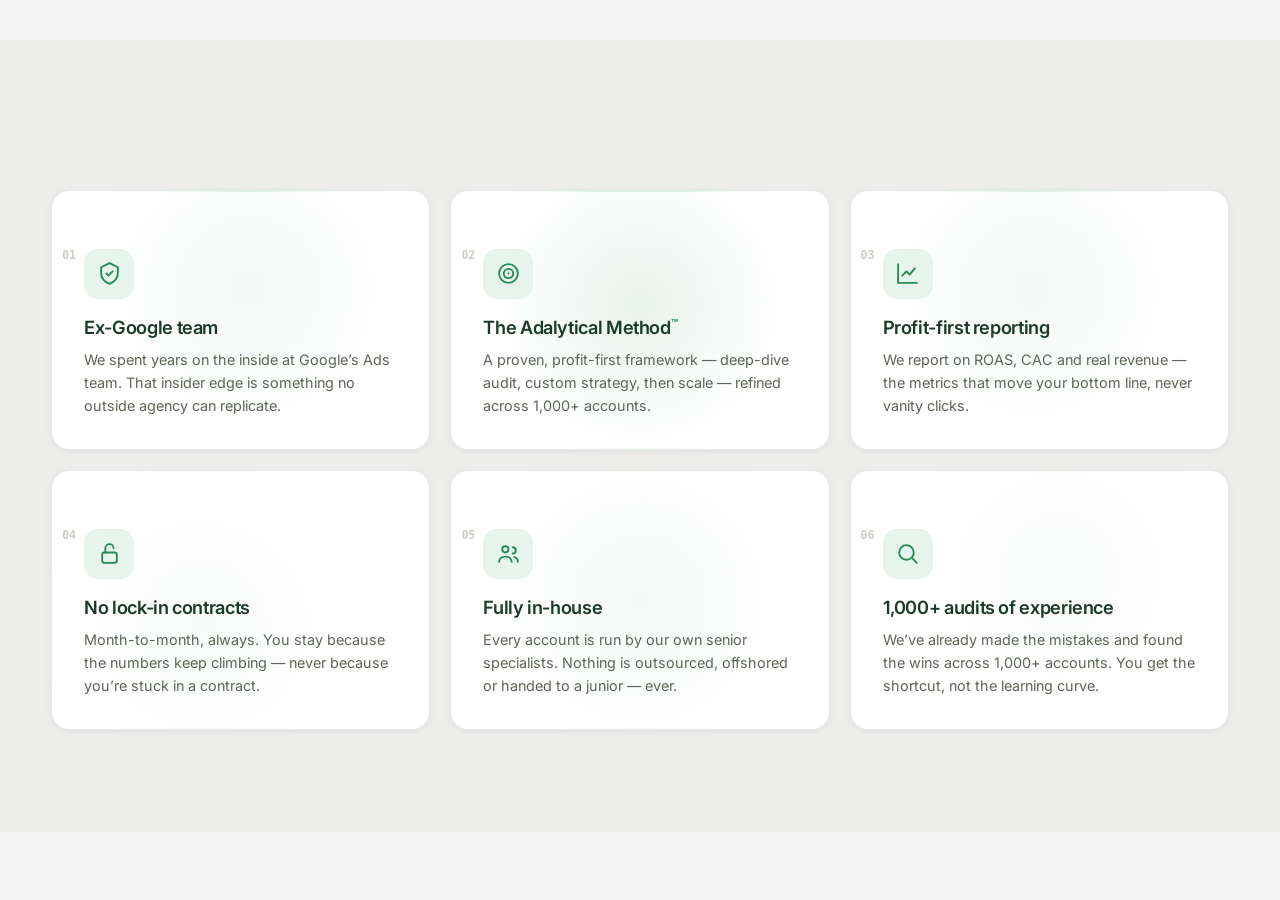
<file: glow-preview.html>
<!DOCTYPE html>
<html lang="en-AU">
<head>
<meta charset="UTF-8">
<meta name="viewport" content="width=device-width, initial-scale=1.0">
<title>Glow preview</title>
<link rel="preconnect" href="https://fonts.googleapis.com">
<link href="https://fonts.googleapis.com/css2?family=Inter:wght@400;500;600;700;800&display=swap" rel="stylesheet">
<link rel="stylesheet" href="assets/site.css">
<link rel="stylesheet" href="assets/pages.css">
<link rel="stylesheet" href="assets/lp.css">
<style>body{background:var(--cream);padding:40px 0}</style>
</head>
<body>
<section class="sec sec-cream">
  <div class="ctr">
    <div class="why-grid glow-grid">
      <article class="why-card" style="--gx:52%;--gy:38%;--glow:0.55">
        <span class="why-num">01</span>
        <span class="why-ico"><svg viewBox="0 0 24 24" fill="none" stroke="currentColor"><path d="M12 2 4 6v6c0 5 3.5 8 8 10 4.5-2 8-5 8-10V6z" stroke-linejoin="round"/><path d="M9 12l2 2 4-4" stroke-linecap="round" stroke-linejoin="round"/></svg></span>
        <h4>Ex-Google team</h4>
        <p>We spent years on the inside at Google&rsquo;s Ads team. That insider edge is something no outside agency can replicate.</p>
      </article>
      <article class="why-card" style="--gx:50%;--gy:44%;--glow:1">
        <span class="why-num">02</span>
        <span class="why-ico"><svg viewBox="0 0 24 24" fill="none" stroke="currentColor"><circle cx="12" cy="12" r="9"/><circle cx="12" cy="12" r="4.5"/><circle cx="12" cy="12" r="1" fill="currentColor" stroke="none"/></svg></span>
        <h4>The Adalytical Method<sup>&trade;</sup></h4>
        <p>A proven, profit-first framework &mdash; deep-dive audit, custom strategy, then scale &mdash; refined across 1,000+ accounts.</p>
      </article>
      <article class="why-card" style="--gx:48%;--gy:38%;--glow:0.55">
        <span class="why-num">03</span>
        <span class="why-ico"><svg viewBox="0 0 24 24" fill="none" stroke="currentColor"><path d="M3 3v18h18" stroke-linecap="round"/><path d="M7 14l4-4 3 3 5-6" stroke-linecap="round" stroke-linejoin="round"/></svg></span>
        <h4>Profit-first reporting</h4>
        <p>We report on ROAS, CAC and real revenue &mdash; the metrics that move your bottom line, never vanity clicks.</p>
      </article>
      <article class="why-card" style="--gx:40%;--gy:60%;--glow:0.3">
        <span class="why-num">04</span>
        <span class="why-ico"><svg viewBox="0 0 24 24" fill="none" stroke="currentColor"><rect x="5" y="11" width="14" height="10" rx="2"/><path d="M8 11V7a4 4 0 0 1 8 0" stroke-linecap="round"/></svg></span>
        <h4>No lock-in contracts</h4>
        <p>Month-to-month, always. You stay because the numbers keep climbing &mdash; never because you&rsquo;re stuck in a contract.</p>
      </article>
      <article class="why-card" style="--gx:50%;--gy:50%;--glow:0.5">
        <span class="why-num">05</span>
        <span class="why-ico"><svg viewBox="0 0 24 24" fill="none" stroke="currentColor"><circle cx="9" cy="8" r="3"/><path d="M3 20c0-3 2.7-5 6-5s6 2 6 5" stroke-linecap="round"/><path d="M16 6a3 3 0 0 1 0 6M21 20c0-2.4-1.4-4-3.4-4.7" stroke-linecap="round"/></svg></span>
        <h4>Fully in-house</h4>
        <p>Every account is run by our own senior specialists. Nothing is outsourced, offshored or handed to a junior &mdash; ever.</p>
      </article>
      <article class="why-card" style="--gx:55%;--gy:40%;--glow:0.28">
        <span class="why-num">06</span>
        <span class="why-ico"><svg viewBox="0 0 24 24" fill="none" stroke="currentColor"><circle cx="11" cy="11" r="7"/><path d="m21 21-4.3-4.3" stroke-linecap="round"/></svg></span>
        <h4>1,000+ audits of experience</h4>
        <p>We&rsquo;ve already made the mistakes and found the wins across 1,000+ accounts. You get the shortcut, not the learning curve.</p>
      </article>
    </div>
  </div>
</section>
</body>
</html>
</file>
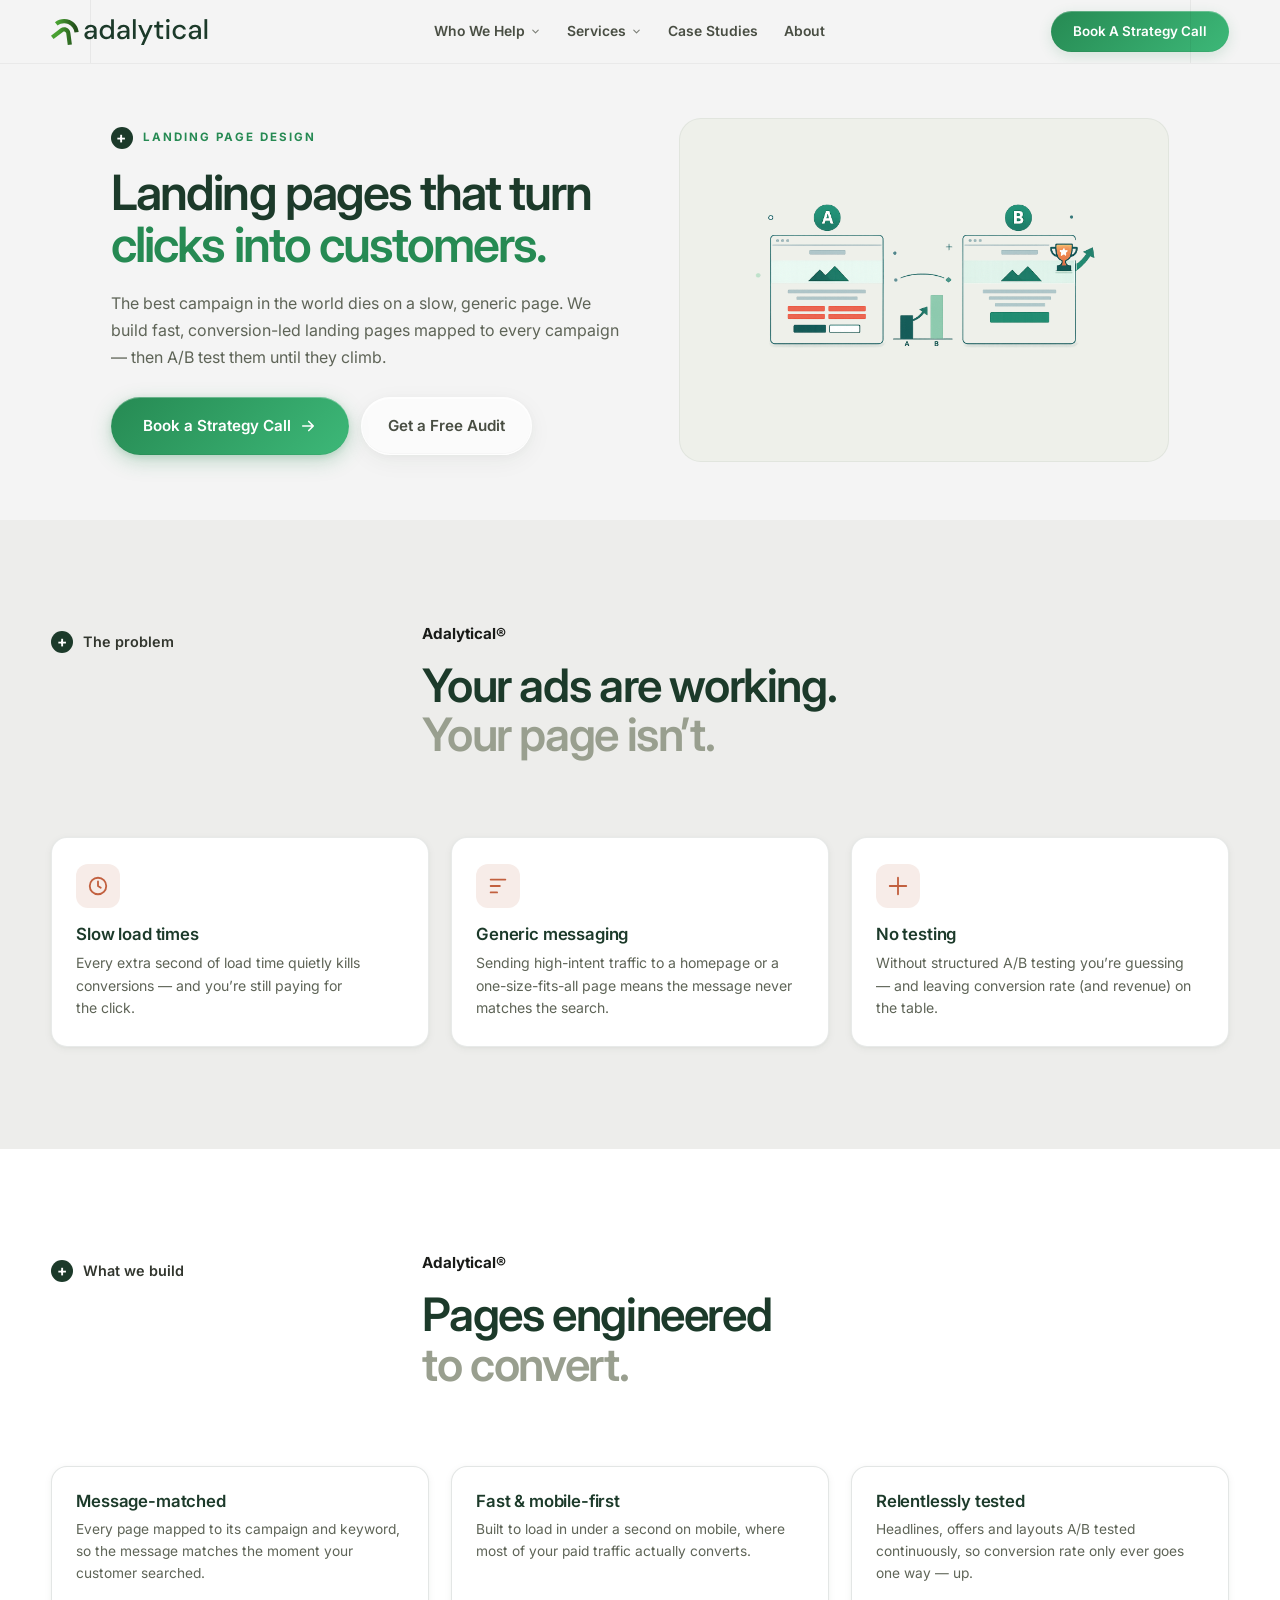
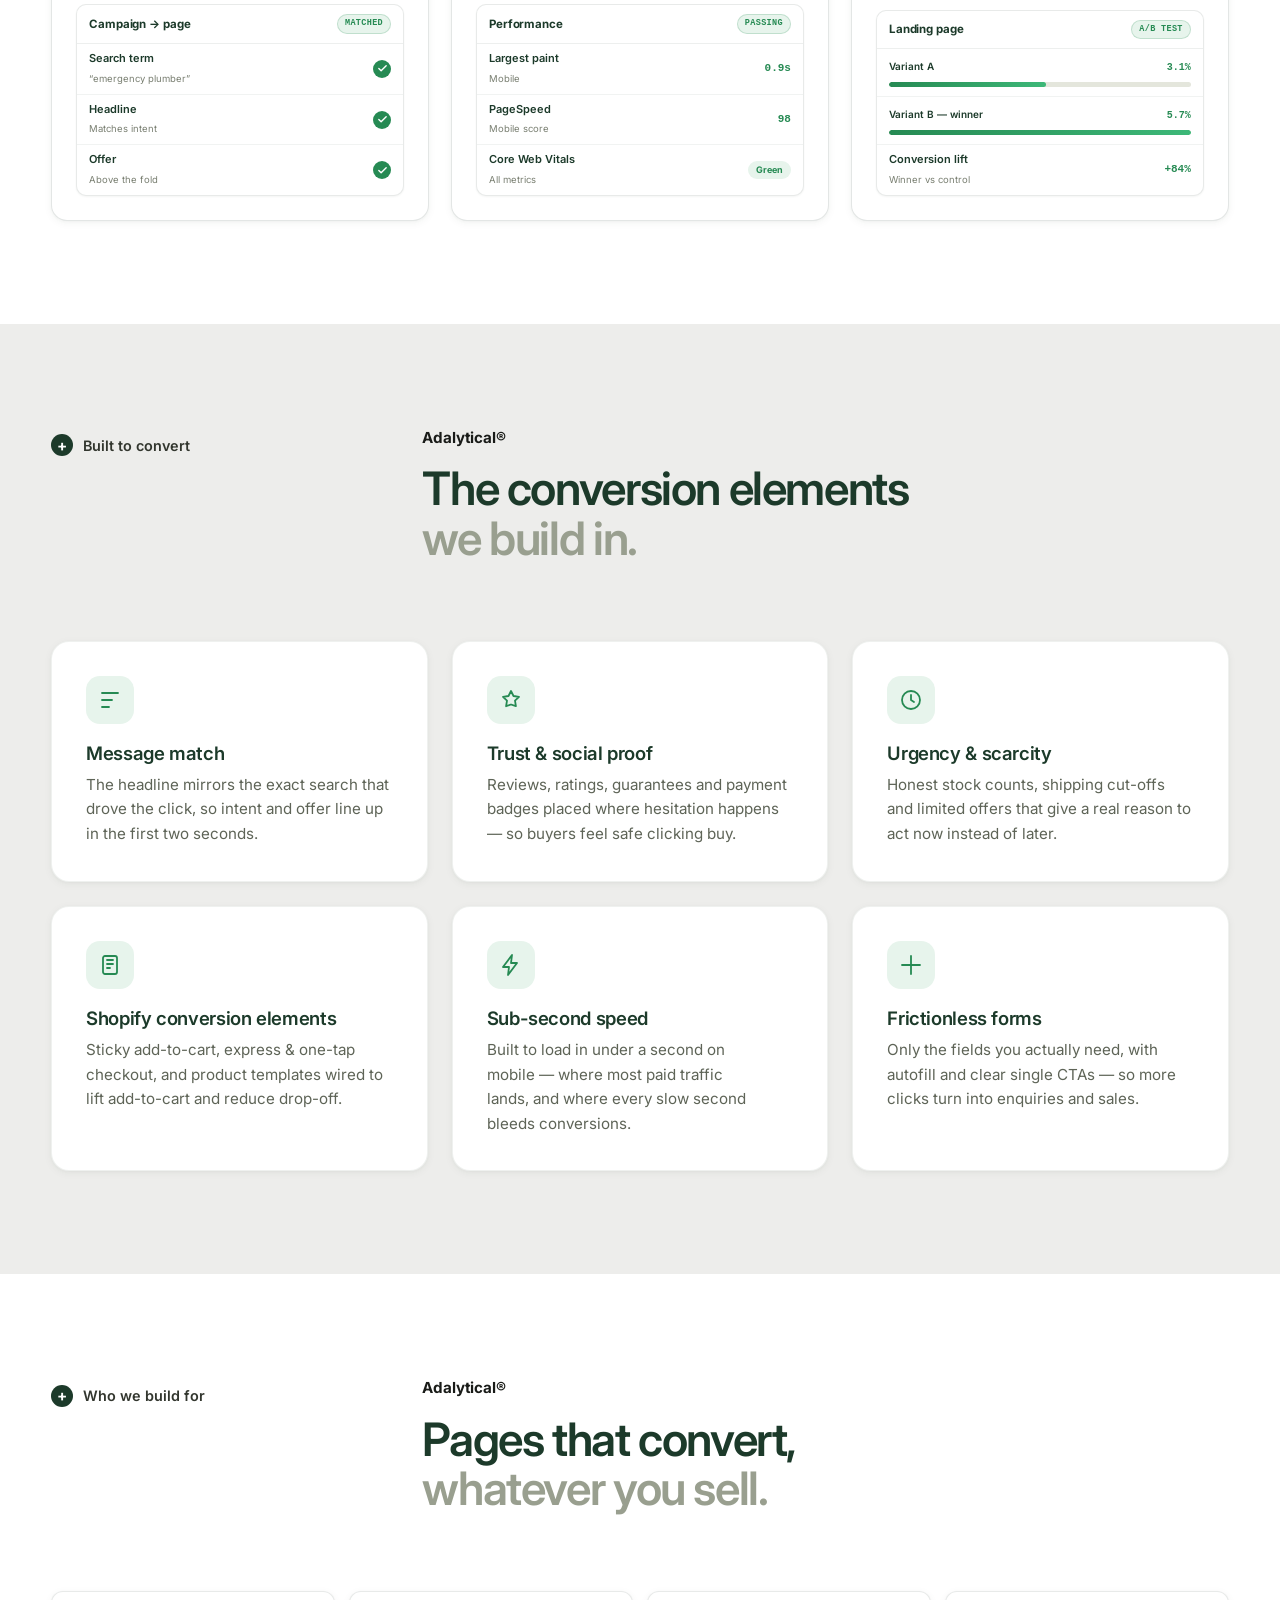
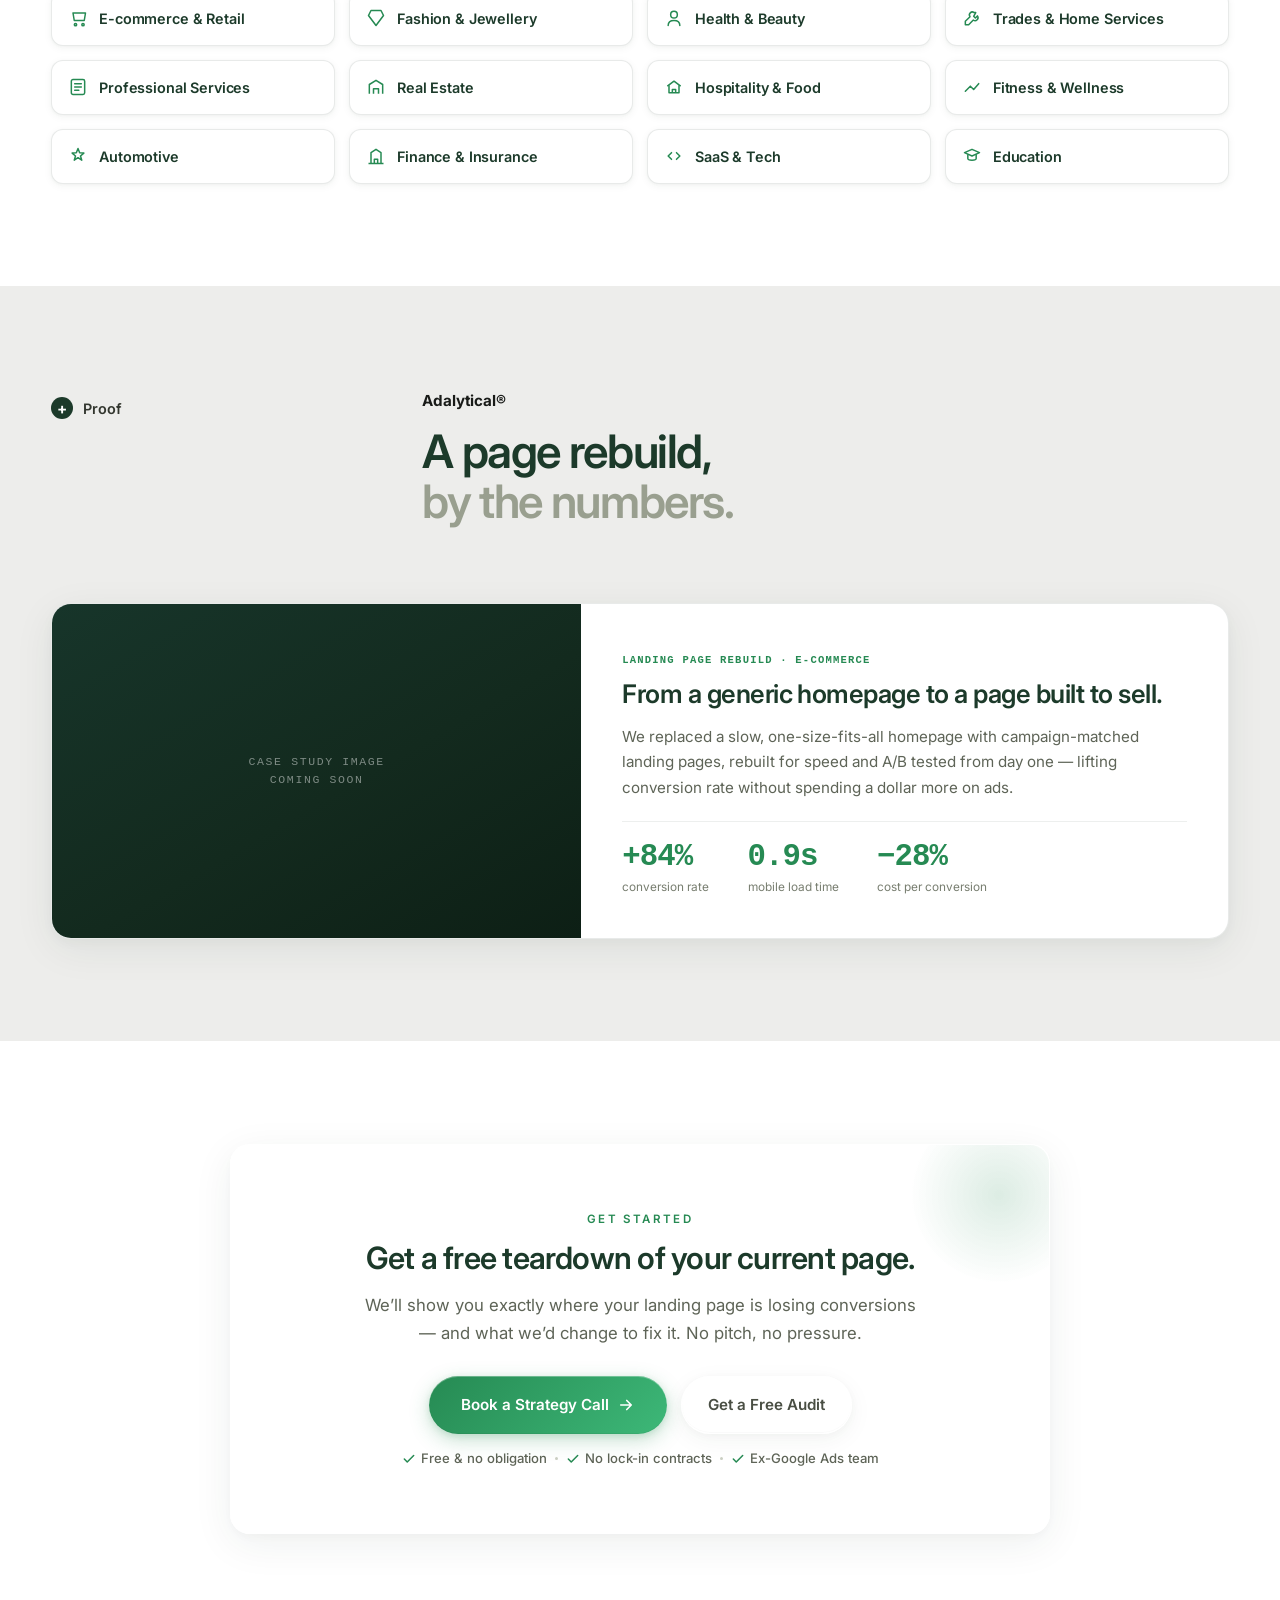
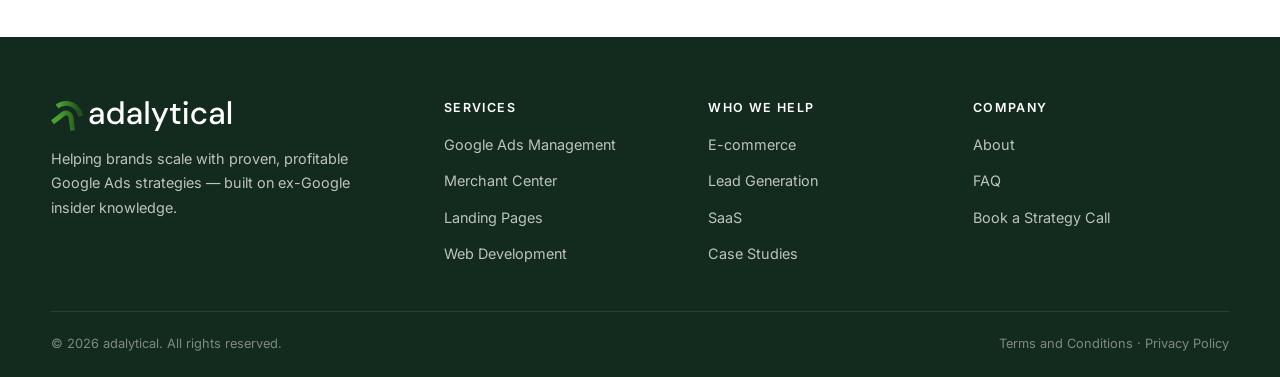
<file: landing-pages.html>
<!DOCTYPE html>
<html lang="en-AU">
<head>
<meta charset="UTF-8">
<meta name="viewport" content="width=device-width, initial-scale=1.0">
<title>Landing Page Design That Converts | Adalytical</title>
<meta name="description" content="CRO-first landing pages built to turn your Google Ads clicks into customers. Fast, mobile-first, A/B tested. Built by an ex-Google team.">
<link rel="preconnect" href="https://fonts.googleapis.com">
<link rel="preconnect" href="https://fonts.gstatic.com" crossorigin>
<link href="https://fonts.googleapis.com/css2?family=Inter:wght@400;500;600;700;800&display=swap" rel="stylesheet">
<link rel="stylesheet" href="assets/site.css">
<link rel="stylesheet" href="assets/pages.css">
<link rel="stylesheet" href="assets/lp.css">
</head>
<body>

<!-- ============ NAV ============ -->
<nav class="nav">
  <div class="nav-in">
    <a href="index.html" class="logo" aria-label="Adalytical home">
      <img class="logo-img logo-light" src="images/adalytical-logo-white.svg" alt="Adalytical">
      <img class="logo-img logo-dark" src="images/adalytical-logo-dark.svg" alt="Adalytical">
    </a>
    <ul class="nav-l">
      <li class="has-mega">
        <a href="index.html#industries">Who We Help <svg class="nav-car" viewBox="0 0 24 24" fill="none" stroke="currentColor" stroke-width="2.4"><path d="M6 9l6 6 6-6" stroke-linecap="round" stroke-linejoin="round"/></svg></a>
        <div class="mega">
          <div class="mega-card">
            <div class="mega-col">
              <h4><a href="ecommerce.html">E-commerce</a></h4>
              <a href="ecommerce.html#google-ads"><svg viewBox="0 0 24 24" fill="none" stroke="currentColor" stroke-width="2"><circle cx="12" cy="12" r="9"/><circle cx="12" cy="12" r="4.5"/><circle cx="12" cy="12" r="1" fill="currentColor" stroke="none"/></svg> Google Ads</a>
              <a href="ecommerce.html#merchant-center"><svg viewBox="0 0 24 24" fill="none" stroke="currentColor" stroke-width="2"><path d="M3 3h8l10 10-8 8L3 11V3z" stroke-linejoin="round"/><circle cx="7.5" cy="7.5" r="1.4"/></svg> Merchant Center</a>
              <a href="landing-pages.html"><svg viewBox="0 0 24 24" fill="none" stroke="currentColor" stroke-width="2"><rect x="4" y="3" width="16" height="18" rx="2"/><path d="M4 8h16M8 13h8M8 17h5" stroke-linecap="round"/></svg> Landing Pages</a>
              <a href="web-development.html"><svg viewBox="0 0 24 24" fill="none" stroke="currentColor" stroke-width="2"><path d="M9 8l-4 4 4 4M15 8l4 4-4 4" stroke-linecap="round" stroke-linejoin="round"/></svg> Web Development</a>
            </div>
            <div class="mega-col">
              <h4><a href="lead-generation.html">Lead Generation</a></h4>
              <a href="lead-generation.html#google-ads"><svg viewBox="0 0 24 24" fill="none" stroke="currentColor" stroke-width="2"><circle cx="12" cy="12" r="9"/><circle cx="12" cy="12" r="4.5"/><circle cx="12" cy="12" r="1" fill="currentColor" stroke="none"/></svg> Google Ads</a>
              <a href="lead-generation.html#call-tracking"><svg viewBox="0 0 24 24" fill="none" stroke="currentColor" stroke-width="2"><path d="M22 16.9v3a2 2 0 0 1-2.2 2 19.8 19.8 0 0 1-8.6-3.1 19.5 19.5 0 0 1-6-6A19.8 19.8 0 0 1 2.1 4.2 2 2 0 0 1 4.1 2h3a2 2 0 0 1 2 1.7c.1 1 .4 1.9.7 2.8a2 2 0 0 1-.5 2.1L8.1 9.9a16 16 0 0 0 6 6l1.3-1.2a2 2 0 0 1 2.1-.5c.9.3 1.8.6 2.8.7a2 2 0 0 1 1.8 2z" stroke-linecap="round" stroke-linejoin="round"/></svg> Call &amp; Form Tracking</a>
              <a href="landing-pages.html"><svg viewBox="0 0 24 24" fill="none" stroke="currentColor" stroke-width="2"><rect x="4" y="3" width="16" height="18" rx="2"/><path d="M4 8h16M8 13h8M8 17h5" stroke-linecap="round"/></svg> Landing Pages</a>
              <a href="web-development.html"><svg viewBox="0 0 24 24" fill="none" stroke="currentColor" stroke-width="2"><path d="M9 8l-4 4 4 4M15 8l4 4-4 4" stroke-linecap="round" stroke-linejoin="round"/></svg> Web Development</a>
            </div>
            <div class="mega-col">
              <h4><a href="saas.html">SaaS</a></h4>
              <a href="saas.html#google-ads"><svg viewBox="0 0 24 24" fill="none" stroke="currentColor" stroke-width="2"><circle cx="12" cy="12" r="9"/><circle cx="12" cy="12" r="4.5"/><circle cx="12" cy="12" r="1" fill="currentColor" stroke="none"/></svg> Google Ads</a>
              <a href="saas.html#demo-funnels"><svg viewBox="0 0 24 24" fill="none" stroke="currentColor" stroke-width="2"><path d="M3 4h18l-7 8v7l-4 2v-9z" stroke-linejoin="round"/></svg> Demo &amp; Trial Funnels</a>
              <a href="landing-pages.html"><svg viewBox="0 0 24 24" fill="none" stroke="currentColor" stroke-width="2"><rect x="4" y="3" width="16" height="18" rx="2"/><path d="M4 8h16M8 13h8M8 17h5" stroke-linecap="round"/></svg> Landing Pages</a>
              <a href="web-development.html"><svg viewBox="0 0 24 24" fill="none" stroke="currentColor" stroke-width="2"><path d="M9 8l-4 4 4 4M15 8l4 4-4 4" stroke-linecap="round" stroke-linejoin="round"/></svg> Web Development</a>
            </div>
            <div class="mega-feat">
              <div>
                <span class="mf-tag">Free audit</span>
                <h5>See exactly where your Google Ads account is leaking budget.</h5>
              </div>
              <a href="index.html#book" class="mf-link">Book a strategy call <svg viewBox="0 0 24 24" fill="none" stroke="currentColor" stroke-width="2.2"><path d="M5 12h14M13 6l6 6-6 6" stroke-linecap="round" stroke-linejoin="round"/></svg></a>
            </div>
          </div>
        </div>
      </li>
      <li class="has-drop">
        <a href="services.html">Services <svg class="nav-car" viewBox="0 0 24 24" fill="none" stroke="currentColor" stroke-width="2.4"><path d="M6 9l6 6 6-6" stroke-linecap="round" stroke-linejoin="round"/></svg></a>
        <div class="drop">
          <a href="services.html#google-ads"><strong>Google Ads Management</strong><span>Full-funnel systems built to convert</span></a>
          <a href="services.html#merchant-center"><strong>Merchant Center Optimisation</strong><span>Daily feed optimisation &amp; fixes</span></a>
          <a href="landing-pages.html"><strong>Landing Page Design</strong><span>CRO-first, built to sell</span></a>
          <a href="web-development.html"><strong>Web Development</strong><span>Custom sites &amp; conversion-led builds</span></a>
        </div>
      </li>
      <li><a href="case-studies.html">Case Studies</a></li>
      <li><a href="about.html">About</a></li>
    </ul>
    <div class="nav-r">
      <a href="index.html#book" class="nav-cta">Book A Strategy Call</a>
      <button class="mob-tog" aria-label="Open menu"><span class="mob-bars"><span></span><span></span><span></span></span><span class="mob-lbl">Menu</span></button>
    </div>
  </div>
</nav>

<!-- ============ MOBILE DRAWER ============ -->
<div class="mdrawer">
  <div class="mdrawer-top">
    <a href="index.html" class="logo"><img class="logo-img" src="images/adalytical-logo-white.svg" alt="Adalytical"></a>
    <button class="mdrawer-close" aria-label="Close menu"><svg viewBox="0 0 24 24" fill="none" stroke="currentColor" stroke-width="2"><path d="M18 6 6 18M6 6l12 12" stroke-linecap="round"/></svg></button>
  </div>
  <ul class="mdrawer-list">
    <li><a href="index.html"><span class="mdi"><svg viewBox="0 0 24 24" fill="none" stroke="currentColor"><path d="M4 11l8-6 8 6v9H4z" stroke-linejoin="round"/><path d="M9 20v-6h6v6" stroke-linejoin="round"/></svg></span>Home<svg class="mdc" viewBox="0 0 24 24" fill="none" stroke="currentColor"><path d="M9 6l6 6-6 6" stroke-linecap="round" stroke-linejoin="round"/></svg></a></li>
    <li><a href="services.html"><span class="mdi"><svg viewBox="0 0 24 24" fill="none" stroke="currentColor"><rect x="3" y="3" width="7" height="7" rx="1.5"/><rect x="14" y="3" width="7" height="7" rx="1.5"/><rect x="3" y="14" width="7" height="7" rx="1.5"/><rect x="14" y="14" width="7" height="7" rx="1.5"/></svg></span>Services<svg class="mdc" viewBox="0 0 24 24" fill="none" stroke="currentColor"><path d="M9 6l6 6-6 6" stroke-linecap="round" stroke-linejoin="round"/></svg></a></li>
    <li><a href="case-studies.html"><span class="mdi"><svg viewBox="0 0 24 24" fill="none" stroke="currentColor"><path d="M3 3v18h18" stroke-linecap="round"/><path d="M7 14l4-4 3 3 5-6" stroke-linecap="round" stroke-linejoin="round"/></svg></span>Case Studies<svg class="mdc" viewBox="0 0 24 24" fill="none" stroke="currentColor"><path d="M9 6l6 6-6 6" stroke-linecap="round" stroke-linejoin="round"/></svg></a></li>
    <li><a href="ecommerce.html"><span class="mdi"><svg viewBox="0 0 24 24" fill="none" stroke="currentColor"><path d="M6 6h15l-1.5 9h-12z" stroke-linejoin="round"/><path d="M6 6 5 3H2" stroke-linecap="round"/><circle cx="9" cy="20" r="1.4"/><circle cx="18" cy="20" r="1.4"/></svg></span>E-commerce<svg class="mdc" viewBox="0 0 24 24" fill="none" stroke="currentColor"><path d="M9 6l6 6-6 6" stroke-linecap="round" stroke-linejoin="round"/></svg></a></li>
    <li><a href="lead-generation.html"><span class="mdi"><svg viewBox="0 0 24 24" fill="none" stroke="currentColor"><path d="M22 16.9v3a2 2 0 0 1-2.2 2 19.8 19.8 0 0 1-8.6-3.1 19.5 19.5 0 0 1-6-6A19.8 19.8 0 0 1 2.1 4.2 2 2 0 0 1 4.1 2h3a2 2 0 0 1 2 1.7c.1 1 .4 1.9.7 2.8a2 2 0 0 1-.5 2.1L8.1 9.9a16 16 0 0 0 6 6l1.3-1.2a2 2 0 0 1 2.1-.5c.9.3 1.8.6 2.8.7a2 2 0 0 1 1.8 2z" stroke-linecap="round" stroke-linejoin="round"/></svg></span>Lead Generation<svg class="mdc" viewBox="0 0 24 24" fill="none" stroke="currentColor"><path d="M9 6l6 6-6 6" stroke-linecap="round" stroke-linejoin="round"/></svg></a></li>
    <li><a href="saas.html"><span class="mdi"><svg viewBox="0 0 24 24" fill="none" stroke="currentColor"><path d="M9 8l-4 4 4 4M15 8l4 4-4 4" stroke-linecap="round" stroke-linejoin="round"/></svg></span>SaaS<svg class="mdc" viewBox="0 0 24 24" fill="none" stroke="currentColor"><path d="M9 6l6 6-6 6" stroke-linecap="round" stroke-linejoin="round"/></svg></a></li>
    <li><a href="landing-pages.html"><span class="mdi"><svg viewBox="0 0 24 24" fill="none" stroke="currentColor"><rect x="4" y="3" width="16" height="18" rx="2"/><path d="M4 8h16M8 13h8M8 17h5" stroke-linecap="round"/></svg></span>Landing Pages<svg class="mdc" viewBox="0 0 24 24" fill="none" stroke="currentColor"><path d="M9 6l6 6-6 6" stroke-linecap="round" stroke-linejoin="round"/></svg></a></li>
    <li><a href="web-development.html"><span class="mdi"><svg viewBox="0 0 24 24" fill="none" stroke="currentColor"><path d="M8 4l-4 8 4 8M16 4l4 8-4 8M13 3l-2 18" stroke-linecap="round" stroke-linejoin="round"/></svg></span>Web Development<svg class="mdc" viewBox="0 0 24 24" fill="none" stroke="currentColor"><path d="M9 6l6 6-6 6" stroke-linecap="round" stroke-linejoin="round"/></svg></a></li>
    <li><a href="about.html"><span class="mdi"><svg viewBox="0 0 24 24" fill="none" stroke="currentColor"><circle cx="9" cy="8" r="3"/><path d="M3 20c0-3 2.7-5 6-5s6 2 6 5" stroke-linecap="round"/><path d="M16 6a3 3 0 0 1 0 6M21 20c0-2.4-1.4-4-3.4-4.7" stroke-linecap="round"/></svg></span>About<svg class="mdc" viewBox="0 0 24 24" fill="none" stroke="currentColor"><path d="M9 6l6 6-6 6" stroke-linecap="round" stroke-linejoin="round"/></svg></a></li>
  </ul>
  <div class="mdrawer-cta">
    <a href="index.html#book" class="mc-quote">Book A Strategy Call</a>
    <a href="index.html#book" class="mc-audit">Get a Free Audit</a>
  </div>
</div>



<div class="csp">
  <div class="csp-hero has-fig rvsec">
    <div class="csp-hero-copy">
    <span class="csp-eyebrow rv"><span class="chip-plus">+</span> Landing Page Design</span>
    <h1 class="rv">Landing pages that turn <span class="accent">clicks into customers.</span></h1>
    <p class="rv">The best campaign in the world dies on a slow, generic page. We build fast, conversion-led landing pages mapped to every campaign — then A/B test them until they climb.</p>
    <div class="csp-cta rv"><a href="index.html#book" class="btn-p">Book a Strategy Call <svg viewBox="0 0 24 24" fill="none" stroke="currentColor" stroke-width="2.2" width="18" height="18"><path d="M5 12h14M13 6l6 6-6 6" stroke-linecap="round" stroke-linejoin="round"/></svg></a><a href="index.html#book" class="btn-s">Get a Free Audit</a></div>
    </div>
    <div class="csp-hero-fig rv"><img src="images/gfx-abtest.png" alt="Landing page A/B test with the winning variant lifting conversions" width="1536" height="1024"></div>
  </div>
</div>

<!-- PROBLEM -->
<section class="sec sec-cream rvsec">
  <div class="ctr">
    <div class="shead">
      <span class="shead-chip rv"><span class="chip-plus">+</span> The problem</span>
      <div class="shead-main"><span class="shead-brand rv">Adalytical®</span><h2 class="shead-t rv">Your ads are working. <span class="dim">Your page isn’t.</span></h2></div>
    </div>
    <div class="cf-prob rv">
      <div class="cf-pc"><span class="cf-pc-ico"><svg viewBox="0 0 24 24" fill="none" stroke="currentColor"><circle cx="12" cy="12" r="9"/><path d="M12 7v5l3 2" stroke-linecap="round" stroke-linejoin="round"/></svg></span><h4>Slow load times</h4><p>Every extra second of load time quietly kills conversions — and you’re still paying for the click.</p></div>
      <div class="cf-pc"><span class="cf-pc-ico"><svg viewBox="0 0 24 24" fill="none" stroke="currentColor"><path d="M4 5h16M4 12h10M4 19h7" stroke-linecap="round"/></svg></span><h4>Generic messaging</h4><p>Sending high-intent traffic to a homepage or a one-size-fits-all page means the message never matches the search.</p></div>
      <div class="cf-pc"><span class="cf-pc-ico"><svg viewBox="0 0 24 24" fill="none" stroke="currentColor"><path d="M12 3v18M3 12h18" stroke-linecap="round"/></svg></span><h4>No testing</h4><p>Without structured A/B testing you’re guessing — and leaving conversion rate (and revenue) on the table.</p></div>
    </div>
  </div>
</section>

<!-- WHAT WE DO -->
<section class="sec sec-cream sec-w rvsec">
  <div class="ctr">
    <div class="shead">
      <span class="shead-chip rv"><span class="chip-plus">+</span> What we build</span>
      <div class="shead-main"><span class="shead-brand rv">Adalytical®</span><h2 class="shead-t rv">Pages engineered <span class="dim">to convert.</span></h2></div>
    </div>
    <div class="cf-feat rv">
      <article class="cf-fc"><h4>Message-matched</h4><p>Every page mapped to its campaign and keyword, so the message matches the moment your customer searched.</p>
        <div class="pm"><div class="pm-hd">Campaign → page <span class="pm-chip">MATCHED</span></div>
          <div class="pm-row"><span class="pm-l"><b>Search term</b><span>“emergency plumber”</span></span><span class="pm-ok"><svg viewBox="0 0 24 24" fill="none" stroke="currentColor"><path d="M20 6 9 17l-5-5" stroke-linecap="round" stroke-linejoin="round"/></svg></span></div>
          <div class="pm-row"><span class="pm-l"><b>Headline</b><span>Matches intent</span></span><span class="pm-ok"><svg viewBox="0 0 24 24" fill="none" stroke="currentColor"><path d="M20 6 9 17l-5-5" stroke-linecap="round" stroke-linejoin="round"/></svg></span></div>
          <div class="pm-row"><span class="pm-l"><b>Offer</b><span>Above the fold</span></span><span class="pm-ok"><svg viewBox="0 0 24 24" fill="none" stroke="currentColor"><path d="M20 6 9 17l-5-5" stroke-linecap="round" stroke-linejoin="round"/></svg></span></div>
        </div>
      </article>
      <article class="cf-fc"><h4>Fast &amp; mobile-first</h4><p>Built to load in under a second on mobile, where most of your paid traffic actually converts.</p>
        <div class="pm"><div class="pm-hd">Performance <span class="pm-chip">PASSING</span></div>
          <div class="pm-row"><span class="pm-l"><b>Largest paint</b><span>Mobile</span></span><span class="pm-val up">0.9s</span></div>
          <div class="pm-row"><span class="pm-l"><b>PageSpeed</b><span>Mobile score</span></span><span class="pm-val up">98</span></div>
          <div class="pm-row"><span class="pm-l"><b>Core Web Vitals</b><span>All metrics</span></span><span class="pm-tag">Green</span></div>
        </div>
      </article>
      <article class="cf-fc"><h4>Relentlessly tested</h4><p>Headlines, offers and layouts A/B tested continuously, so conversion rate only ever goes one way — up.</p>
        <div class="pm"><div class="pm-hd">Landing page <span class="pm-chip">A/B TEST</span></div>
          <div class="pm-bar"><div class="pm-bt"><b>Variant A</b><span>3.1%</span></div><div class="pm-track"><div class="pm-fill" style="--w:52%"></div></div></div>
          <div class="pm-bar"><div class="pm-bt"><b>Variant B — winner</b><span>5.7%</span></div><div class="pm-track"><div class="pm-fill" style="--w:100%"></div></div></div>
          <div class="pm-row"><span class="pm-l"><b>Conversion lift</b><span>Winner vs control</span></span><span class="pm-val up">+84%</span></div>
        </div>
      </article>
    </div>
  </div>
</section>

<!-- CONVERSION ELEMENTS -->
<section class="sec sec-cream rvsec">
  <div class="ctr">
    <div class="shead">
      <span class="shead-chip rv"><span class="chip-plus">+</span> Built to convert</span>
      <div class="shead-main"><span class="shead-brand rv">Adalytical®</span><h2 class="shead-t rv">The conversion elements <span class="dim">we build in.</span></h2></div>
    </div>
    <div class="grt-grid rv" style="grid-template-columns:repeat(3,1fr)">
      <div class="grt-card">
        <span class="grt-ic"><svg viewBox="0 0 24 24" fill="none" stroke="currentColor"><path d="M4 5h16M4 12h10M4 19h7" stroke-linecap="round"/></svg></span>
        <h3>Message match</h3>
        <p>The headline mirrors the exact search that drove the click, so intent and offer line up in the first two seconds.</p>
      </div>
      <div class="grt-card">
        <span class="grt-ic"><svg viewBox="0 0 24 24" fill="none" stroke="currentColor"><path d="M12 3l2.5 5 5.5.8-4 3.9.9 5.5L12 16.5 7.1 18.2 8 12.7 4 8.8 9.5 8z" stroke-linejoin="round"/></svg></span>
        <h3>Trust &amp; social proof</h3>
        <p>Reviews, ratings, guarantees and payment badges placed where hesitation happens — so buyers feel safe clicking buy.</p>
      </div>
      <div class="grt-card">
        <span class="grt-ic"><svg viewBox="0 0 24 24" fill="none" stroke="currentColor"><circle cx="12" cy="12" r="9"/><path d="M12 7v5l3 2" stroke-linecap="round" stroke-linejoin="round"/></svg></span>
        <h3>Urgency &amp; scarcity</h3>
        <p>Honest stock counts, shipping cut-offs and limited offers that give a real reason to act now instead of later.</p>
      </div>
      <div class="grt-card">
        <span class="grt-ic"><svg viewBox="0 0 24 24" fill="none" stroke="currentColor"><rect x="5" y="3" width="14" height="18" rx="2"/><path d="M9 7h6M9 11h6M9 15h3" stroke-linecap="round"/></svg></span>
        <h3>Shopify conversion elements</h3>
        <p>Sticky add-to-cart, express &amp; one-tap checkout, and product templates wired to lift add-to-cart and reduce drop-off.</p>
      </div>
      <div class="grt-card">
        <span class="grt-ic"><svg viewBox="0 0 24 24" fill="none" stroke="currentColor"><path d="M13 2 4 14h6l-1 8 9-12h-6z" stroke-linejoin="round"/></svg></span>
        <h3>Sub-second speed</h3>
        <p>Built to load in under a second on mobile — where most paid traffic lands, and where every slow second bleeds conversions.</p>
      </div>
      <div class="grt-card">
        <span class="grt-ic"><svg viewBox="0 0 24 24" fill="none" stroke="currentColor"><path d="M12 3v18M3 12h18" stroke-linecap="round"/></svg></span>
        <h3>Frictionless forms</h3>
        <p>Only the fields you actually need, with autofill and clear single CTAs — so more clicks turn into enquiries and sales.</p>
      </div>
    </div>
  </div>
</section>

<!-- INDUSTRIES SERVED -->
<section class="sec sec-cream sec-w rvsec">
  <div class="ctr">
    <div class="shead">
      <span class="shead-chip rv"><span class="chip-plus">+</span> Who we build for</span>
      <div class="shead-main"><span class="shead-brand rv">Adalytical®</span><h2 class="shead-t rv">Pages that convert, <span class="dim">whatever you sell.</span></h2></div>
    </div>
    <div class="cf-verts rv">
      <span class="cf-vert"><svg viewBox="0 0 24 24" fill="none" stroke="currentColor"><path d="M6 6h15l-1.5 9h-12z" stroke-linejoin="round"/><circle cx="9" cy="20" r="1.4"/><circle cx="18" cy="20" r="1.4"/></svg><span>E-commerce &amp; Retail</span></span>
      <span class="cf-vert"><svg viewBox="0 0 24 24" fill="none" stroke="currentColor"><path d="M6 3h12l3 6-9 12L3 9z" stroke-linejoin="round"/></svg><span>Fashion &amp; Jewellery</span></span>
      <span class="cf-vert"><svg viewBox="0 0 24 24" fill="none" stroke="currentColor"><circle cx="12" cy="8" r="4"/><path d="M5 21c0-4 3-6 7-6s7 2 7 6" stroke-linecap="round"/></svg><span>Health &amp; Beauty</span></span>
      <span class="cf-vert"><svg viewBox="0 0 24 24" fill="none" stroke="currentColor"><path d="M14.5 5.5a3.5 3.5 0 0 0-4.9 4.9L4 16v4h4l5.6-5.6a3.5 3.5 0 0 0 4.9-4.9L16 12l-2-2 2.5-4.5z" stroke-linejoin="round"/></svg><span>Trades &amp; Home Services</span></span>
      <span class="cf-vert"><svg viewBox="0 0 24 24" fill="none" stroke="currentColor"><rect x="4" y="3" width="16" height="18" rx="2"/><path d="M8 8h8M8 12h8M8 16h5" stroke-linecap="round"/></svg><span>Professional Services</span></span>
      <span class="cf-vert"><svg viewBox="0 0 24 24" fill="none" stroke="currentColor"><path d="M4 20V9l8-5 8 5v11" stroke-linejoin="round"/><path d="M9 20v-6h6v6" stroke-linejoin="round"/></svg><span>Real Estate</span></span>
      <span class="cf-vert"><svg viewBox="0 0 24 24" fill="none" stroke="currentColor"><path d="M4 11l8-6 8 6" stroke-linejoin="round"/><path d="M6 10v9h12v-9" stroke-linejoin="round"/><path d="M10 19v-4h4v4" stroke-linejoin="round"/></svg><span>Hospitality &amp; Food</span></span>
      <span class="cf-vert"><svg viewBox="0 0 24 24" fill="none" stroke="currentColor"><path d="M4 17l6-6 4 4 6-7" stroke-linecap="round" stroke-linejoin="round"/></svg><span>Fitness &amp; Wellness</span></span>
      <span class="cf-vert"><svg viewBox="0 0 24 24" fill="none" stroke="currentColor"><path d="M12 3l2 5 5 .5-4 3.5 1.5 5L12 14l-4.5 3 1.5-5-4-3.5 5-.5z" stroke-linejoin="round"/></svg><span>Automotive</span></span>
      <span class="cf-vert"><svg viewBox="0 0 24 24" fill="none" stroke="currentColor"><path d="M3 21h18M6 21V8l6-4 6 4v13" stroke-linejoin="round"/><path d="M10 21v-5h4v5" stroke-linejoin="round"/></svg><span>Finance &amp; Insurance</span></span>
      <span class="cf-vert"><svg viewBox="0 0 24 24" fill="none" stroke="currentColor"><path d="M9 8l-4 4 4 4M15 8l4 4-4 4" stroke-linecap="round" stroke-linejoin="round"/></svg><span>SaaS &amp; Tech</span></span>
      <span class="cf-vert"><svg viewBox="0 0 24 24" fill="none" stroke="currentColor"><path d="M12 4 3 8l9 4 9-4z" stroke-linejoin="round"/><path d="M7 10v5c0 1 2.5 2 5 2s5-1 5-2v-5" stroke-linejoin="round"/></svg><span>Education</span></span>
    </div>
  </div>
</section>

<!-- CASE PLACEHOLDER -->
<section class="sec sec-cream rvsec">
  <div class="ctr">
    <div class="shead">
      <span class="shead-chip rv"><span class="chip-plus">+</span> Proof</span>
      <div class="shead-main"><span class="shead-brand rv">Adalytical®</span><h2 class="shead-t rv">A page rebuild, <span class="dim">by the numbers.</span></h2></div>
    </div>
    <div class="cf-case rv">
      <div class="cf-case-img"><span class="cf-case-ph">Case study image<br>coming soon</span></div>
      <div class="cf-case-body">
        <span class="cf-case-tag">Landing page rebuild · E-commerce</span>
        <h3>From a generic homepage to a page built to sell.</h3>
        <p>We replaced a slow, one-size-fits-all homepage with campaign-matched landing pages, rebuilt for speed and A/B tested from day one — lifting conversion rate without spending a dollar more on ads.</p>
        <div class="cf-case-stats">
          <div class="cf-case-stat"><b>+84%</b><span>conversion rate</span></div>
          <div class="cf-case-stat"><b>0.9s</b><span>mobile load time</span></div>
          <div class="cf-case-stat"><b>−28%</b><span>cost per conversion</span></div>
        </div>
      </div>
    </div>
  </div>
</section>

<!-- CTA -->
<section class="sec sec-cream sec-w cta rvsec" id="book">
  <div class="ctr"><div class="cta-card rv">
    <span class="sec-tag">Get started</span>
    <h2>Get a free teardown of your current page.</h2>
    <p>We’ll show you exactly where your landing page is losing conversions — and what we’d change to fix it. No pitch, no pressure.</p>
    <div class="cta-btns"><a href="index.html#book" class="btn-p">Book a Strategy Call <svg viewBox="0 0 24 24" fill="none" stroke="currentColor" stroke-width="2.2" width="18" height="18"><path d="M5 12h14M13 6l6 6-6 6" stroke-linecap="round" stroke-linejoin="round"/></svg></a><a href="index.html#book" class="btn-s">Get a Free Audit</a></div>
    <div class="cta-micro" style="justify-content:center"><span class="cm-i"><svg viewBox="0 0 24 24" fill="none" stroke="currentColor" stroke-width="2.6"><path d="M20 6 9 17l-5-5" stroke-linecap="round" stroke-linejoin="round"/></svg>Free &amp; no obligation</span><span class="cm-sep"></span><span class="cm-i"><svg viewBox="0 0 24 24" fill="none" stroke="currentColor" stroke-width="2.6"><path d="M20 6 9 17l-5-5" stroke-linecap="round" stroke-linejoin="round"/></svg>No lock-in contracts</span><span class="cm-sep"></span><span class="cm-i"><svg viewBox="0 0 24 24" fill="none" stroke="currentColor" stroke-width="2.6"><path d="M20 6 9 17l-5-5" stroke-linecap="round" stroke-linejoin="round"/></svg>Ex-Google Ads team</span></div>
  </div></div>
</section>

<!-- ============ FOOTER ============ -->
<footer class="footer" id="contact">
  <div class="ctr">
    <div class="footer-grid">
      <div class="footer-brand">
        <a href="index.html" class="logo"><img class="logo-img" src="images/adalytical-logo-white.svg" alt="Adalytical"></a>
        <p>Helping brands scale with proven, profitable Google Ads strategies — built on ex-Google insider knowledge.</p>
      </div>
      <div>
        <h5>Services</h5>
        <ul class="footer-links">
          <li><a href="services.html#google-ads">Google Ads Management</a></li>
          <li><a href="services.html#merchant-center">Merchant Center</a></li>
          <li><a href="landing-pages.html">Landing Pages</a></li>
          <li><a href="web-development.html">Web Development</a></li>
        </ul>
      </div>
      <div>
        <h5>Who we help</h5>
        <ul class="footer-links">
          <li><a href="ecommerce.html">E-commerce</a></li>
          <li><a href="lead-generation.html">Lead Generation</a></li>
          <li><a href="saas.html">SaaS</a></li>
          <li><a href="case-studies.html">Case Studies</a></li>
        </ul>
      </div>
      <div>
        <h5>Company</h5>
        <ul class="footer-links">
          <li><a href="about.html">About</a></li>
          <li><a href="index.html#faq">FAQ</a></li>
          <li><a href="index.html#book">Book a Strategy Call</a></li>
        </ul>
      </div>
    </div>
    <div class="footer-bottom">
      <span>© <span id="year">2026</span> adalytical. All rights reserved.</span>
      <span>Terms and Conditions · Privacy Policy</span>
    </div>
  </div>
</footer>

<div class="float-cta">
  <a href="index.html#book" class="float-btn">
    <svg viewBox="0 0 24 24" fill="none" stroke="currentColor" stroke-width="2.2"><path d="M22 16.92v3a2 2 0 0 1-2.18 2 19.79 19.79 0 0 1-8.63-3.07 19.5 19.5 0 0 1-6-6A19.79 19.79 0 0 1 2.08 4.18 2 2 0 0 1 4.06 2h3a2 2 0 0 1 2 1.72c.13.96.36 1.9.7 2.81a2 2 0 0 1-.45 2.11L8.09 9.91a16 16 0 0 0 6 6l1.27-1.22a2 2 0 0 1 2.11-.45c.91.34 1.85.57 2.81.7A2 2 0 0 1 22 16.92z" stroke-linecap="round" stroke-linejoin="round"/></svg>
    Book a Strategy Call
  </a>
</div>

<script src="assets/site.js"></script>
</body>
</html>
</file>
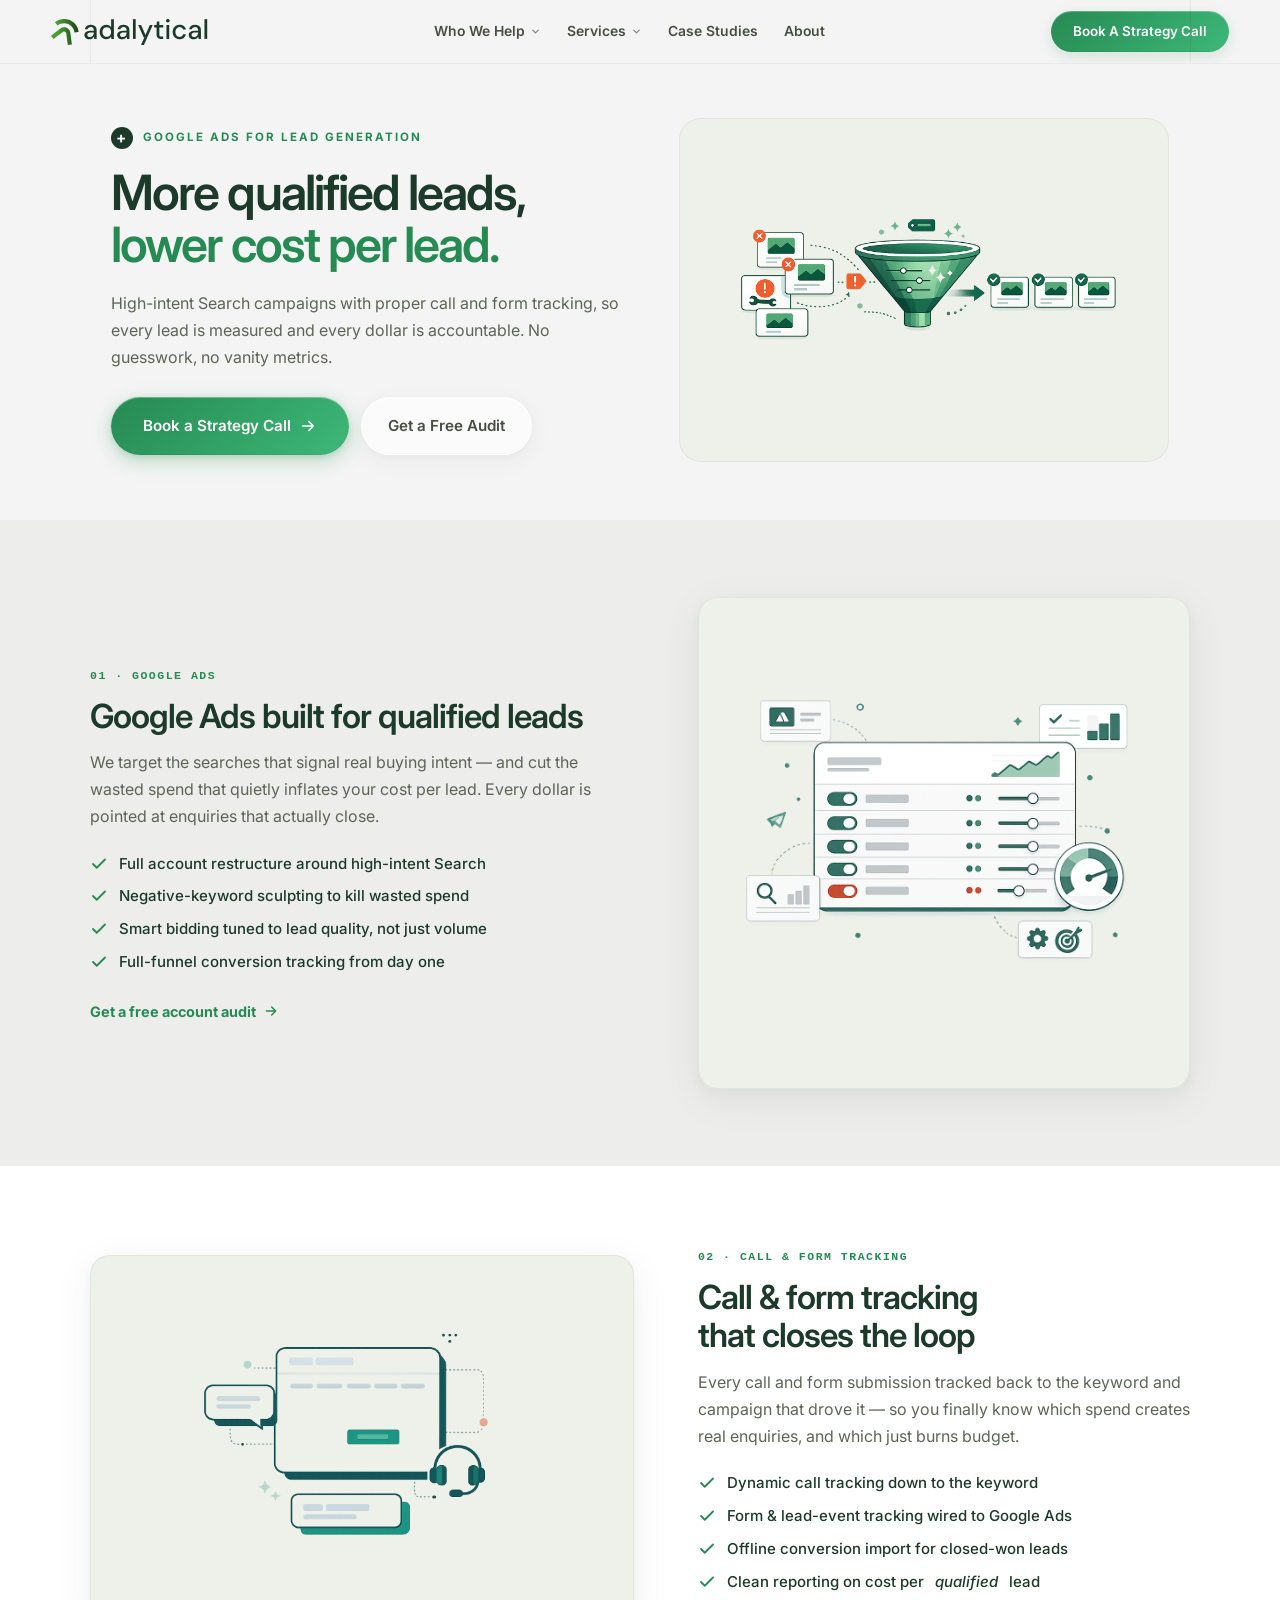
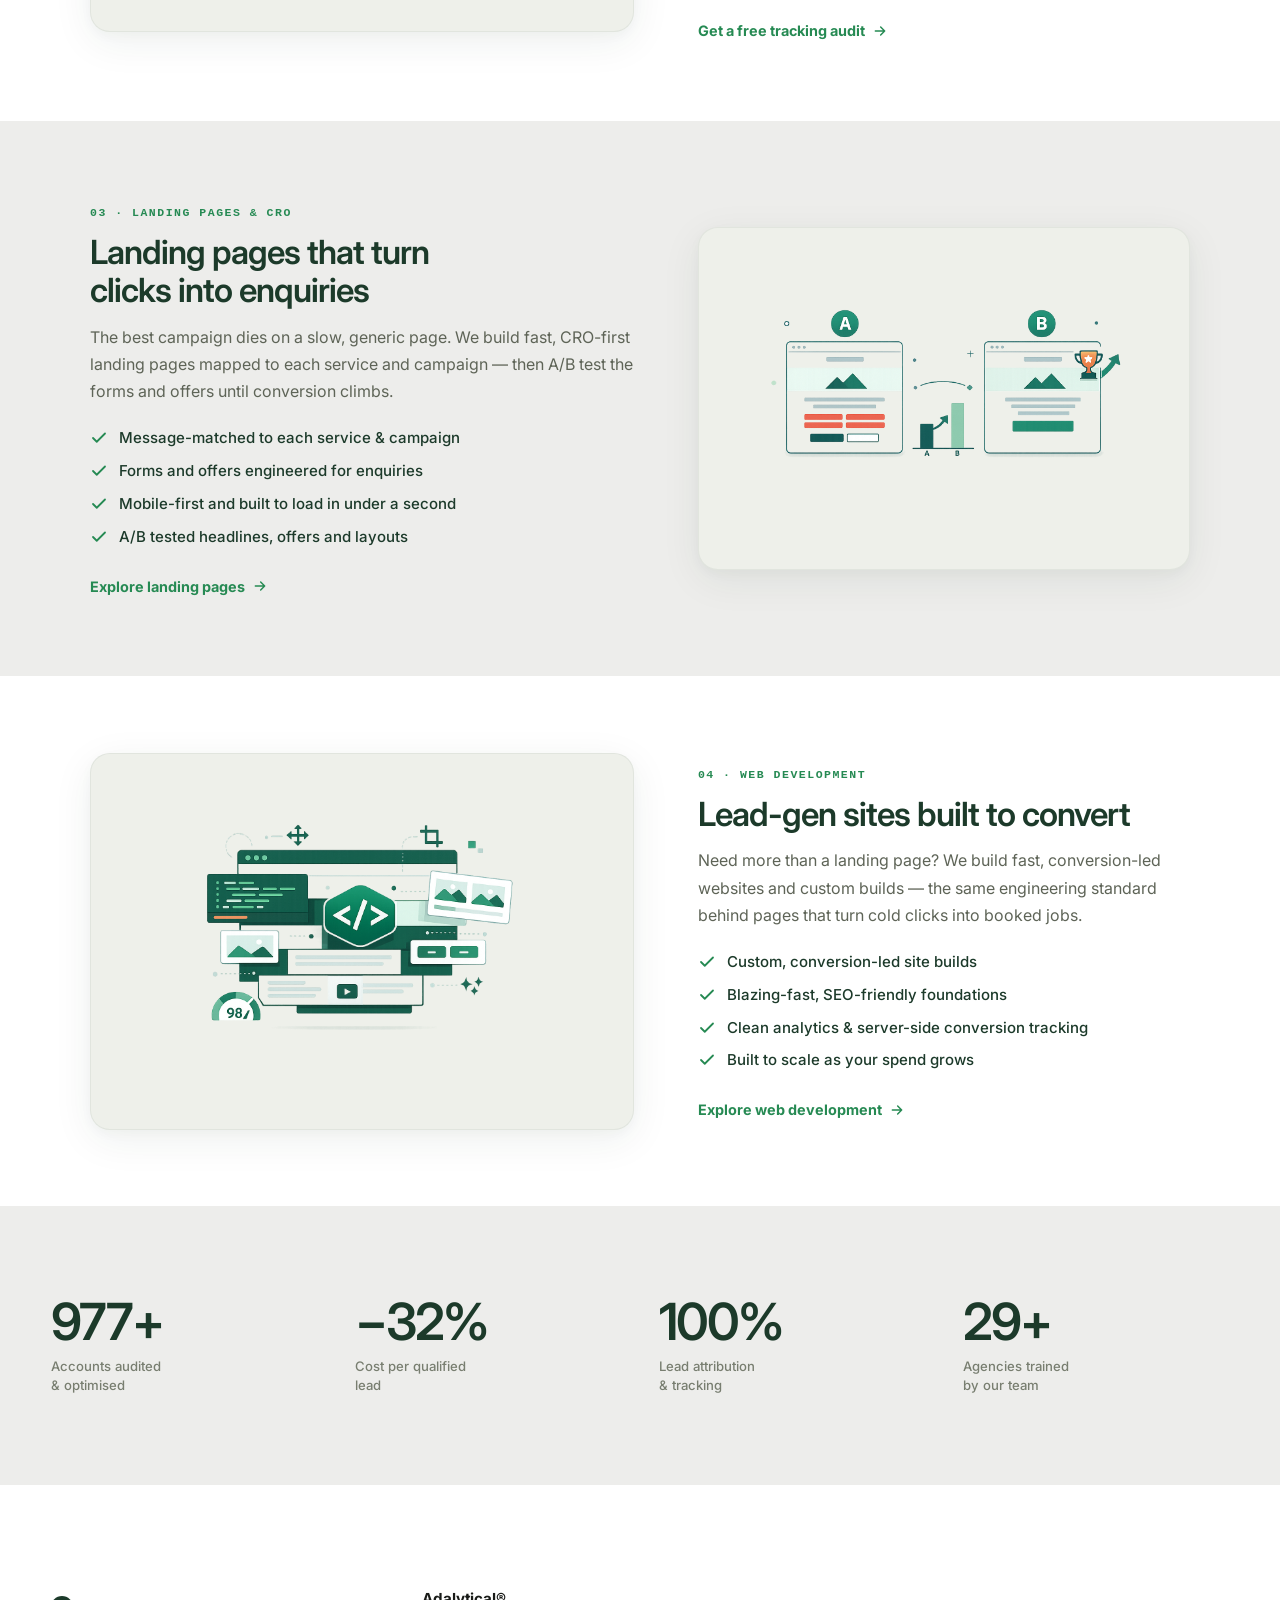
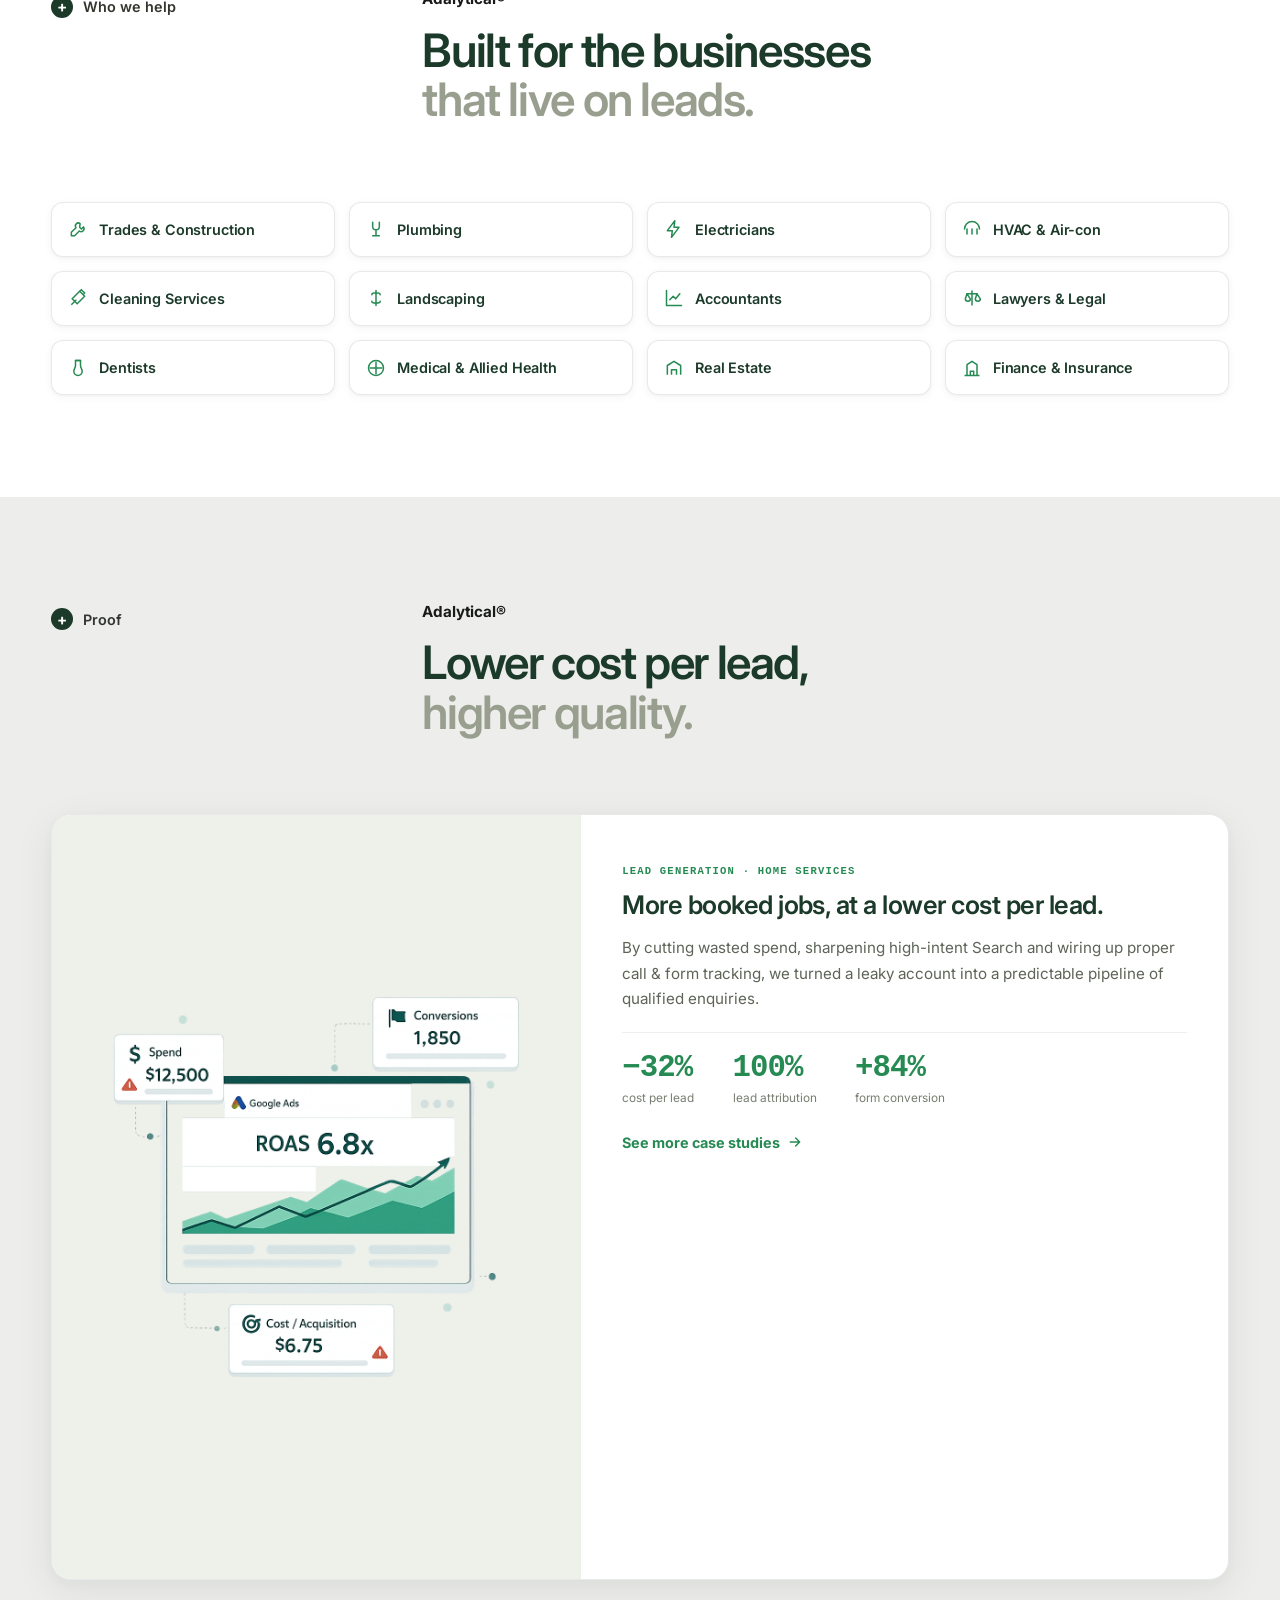
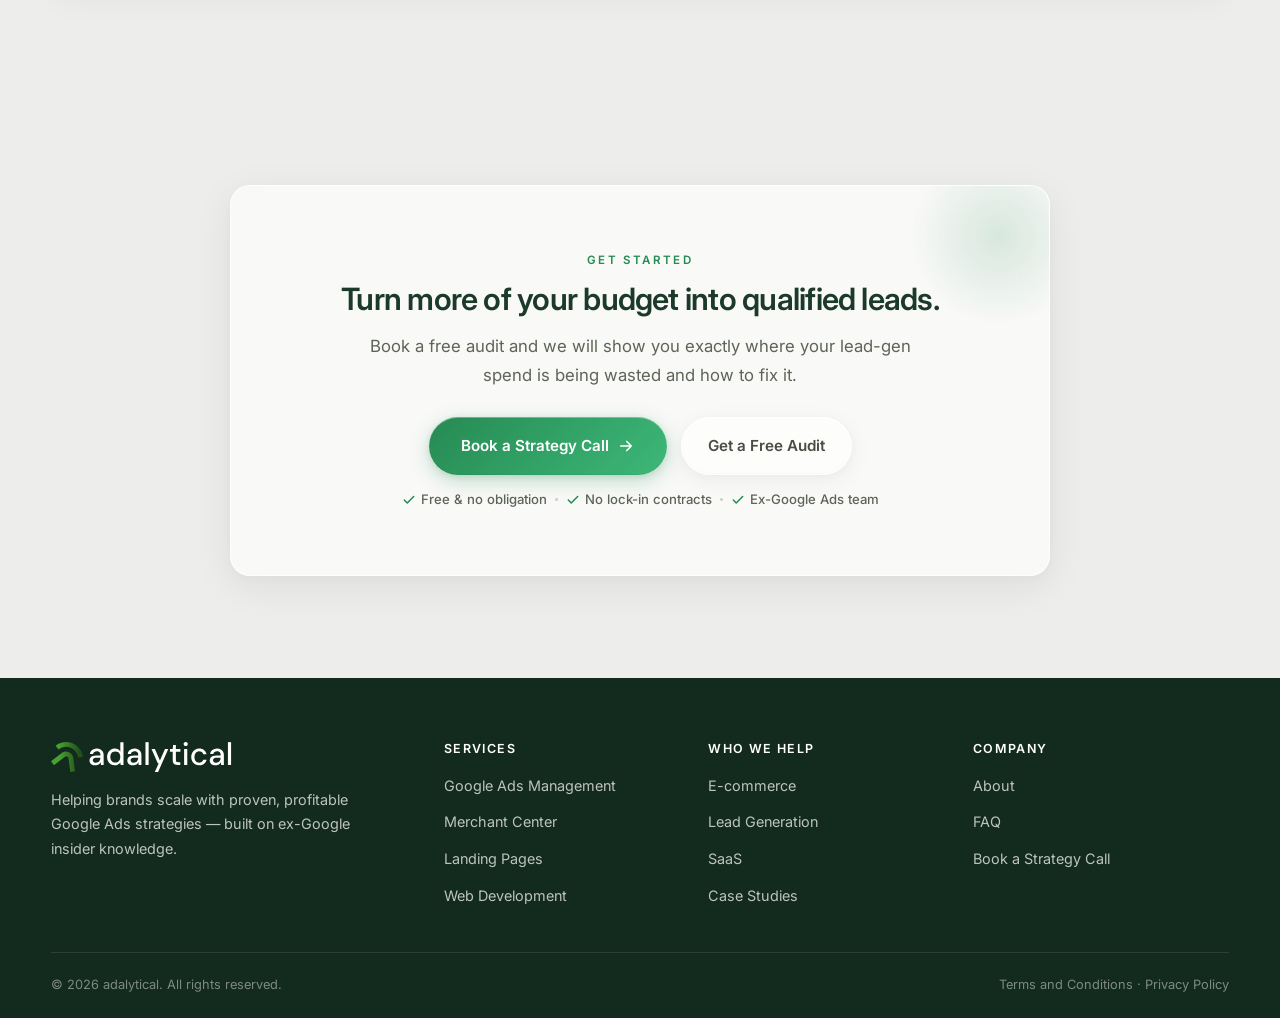
<file: lead-generation.html>
<!DOCTYPE html>
<html lang="en-AU">
<head>
<meta charset="UTF-8">
<meta name="viewport" content="width=device-width, initial-scale=1.0">
<title>Google Ads for Lead Generation | Adalytical</title>
<meta name="description" content="High-intent Search plus call and form tracking that lowers your cost per qualified lead. Ex-Google Ads team, no lock-in.">
<link rel="preconnect" href="https://fonts.googleapis.com">
<link rel="preconnect" href="https://fonts.gstatic.com" crossorigin>
<link href="https://fonts.googleapis.com/css2?family=Inter:wght@400;500;600;700;800&display=swap" rel="stylesheet">
<link rel="stylesheet" href="assets/site.css">
<link rel="stylesheet" href="assets/pages.css">
<link rel="stylesheet" href="assets/lp.css">
</head>
<body>

<!-- ============ NAV ============ -->
<nav class="nav">
  <div class="nav-in">
    <a href="index.html" class="logo" aria-label="Adalytical home">
      <img class="logo-img logo-light" src="images/adalytical-logo-white.svg" alt="Adalytical">
      <img class="logo-img logo-dark" src="images/adalytical-logo-dark.svg" alt="Adalytical">
    </a>
    <ul class="nav-l">
      <li class="has-mega">
        <a href="index.html#industries">Who We Help <svg class="nav-car" viewBox="0 0 24 24" fill="none" stroke="currentColor" stroke-width="2.4"><path d="M6 9l6 6 6-6" stroke-linecap="round" stroke-linejoin="round"/></svg></a>
        <div class="mega">
          <div class="mega-card">
            <div class="mega-col">
              <h4><a href="ecommerce.html">E-commerce</a></h4>
              <a href="ecommerce.html#google-ads"><svg viewBox="0 0 24 24" fill="none" stroke="currentColor" stroke-width="2"><circle cx="12" cy="12" r="9"/><circle cx="12" cy="12" r="4.5"/><circle cx="12" cy="12" r="1" fill="currentColor" stroke="none"/></svg> Google Ads</a>
              <a href="ecommerce.html#merchant-center"><svg viewBox="0 0 24 24" fill="none" stroke="currentColor" stroke-width="2"><path d="M3 3h8l10 10-8 8L3 11V3z" stroke-linejoin="round"/><circle cx="7.5" cy="7.5" r="1.4"/></svg> Merchant Center</a>
              <a href="landing-pages.html"><svg viewBox="0 0 24 24" fill="none" stroke="currentColor" stroke-width="2"><rect x="4" y="3" width="16" height="18" rx="2"/><path d="M4 8h16M8 13h8M8 17h5" stroke-linecap="round"/></svg> Landing Pages</a>
              <a href="web-development.html"><svg viewBox="0 0 24 24" fill="none" stroke="currentColor" stroke-width="2"><path d="M9 8l-4 4 4 4M15 8l4 4-4 4" stroke-linecap="round" stroke-linejoin="round"/></svg> Web Development</a>
            </div>
            <div class="mega-col">
              <h4><a href="lead-generation.html">Lead Generation</a></h4>
              <a href="lead-generation.html#google-ads"><svg viewBox="0 0 24 24" fill="none" stroke="currentColor" stroke-width="2"><circle cx="12" cy="12" r="9"/><circle cx="12" cy="12" r="4.5"/><circle cx="12" cy="12" r="1" fill="currentColor" stroke="none"/></svg> Google Ads</a>
              <a href="lead-generation.html#call-tracking"><svg viewBox="0 0 24 24" fill="none" stroke="currentColor" stroke-width="2"><path d="M22 16.9v3a2 2 0 0 1-2.2 2 19.8 19.8 0 0 1-8.6-3.1 19.5 19.5 0 0 1-6-6A19.8 19.8 0 0 1 2.1 4.2 2 2 0 0 1 4.1 2h3a2 2 0 0 1 2 1.7c.1 1 .4 1.9.7 2.8a2 2 0 0 1-.5 2.1L8.1 9.9a16 16 0 0 0 6 6l1.3-1.2a2 2 0 0 1 2.1-.5c.9.3 1.8.6 2.8.7a2 2 0 0 1 1.8 2z" stroke-linecap="round" stroke-linejoin="round"/></svg> Call &amp; Form Tracking</a>
              <a href="landing-pages.html"><svg viewBox="0 0 24 24" fill="none" stroke="currentColor" stroke-width="2"><rect x="4" y="3" width="16" height="18" rx="2"/><path d="M4 8h16M8 13h8M8 17h5" stroke-linecap="round"/></svg> Landing Pages</a>
              <a href="web-development.html"><svg viewBox="0 0 24 24" fill="none" stroke="currentColor" stroke-width="2"><path d="M9 8l-4 4 4 4M15 8l4 4-4 4" stroke-linecap="round" stroke-linejoin="round"/></svg> Web Development</a>
            </div>
            <div class="mega-col">
              <h4><a href="saas.html">SaaS</a></h4>
              <a href="saas.html#google-ads"><svg viewBox="0 0 24 24" fill="none" stroke="currentColor" stroke-width="2"><circle cx="12" cy="12" r="9"/><circle cx="12" cy="12" r="4.5"/><circle cx="12" cy="12" r="1" fill="currentColor" stroke="none"/></svg> Google Ads</a>
              <a href="saas.html#demo-funnels"><svg viewBox="0 0 24 24" fill="none" stroke="currentColor" stroke-width="2"><path d="M3 4h18l-7 8v7l-4 2v-9z" stroke-linejoin="round"/></svg> Demo &amp; Trial Funnels</a>
              <a href="landing-pages.html"><svg viewBox="0 0 24 24" fill="none" stroke="currentColor" stroke-width="2"><rect x="4" y="3" width="16" height="18" rx="2"/><path d="M4 8h16M8 13h8M8 17h5" stroke-linecap="round"/></svg> Landing Pages</a>
              <a href="web-development.html"><svg viewBox="0 0 24 24" fill="none" stroke="currentColor" stroke-width="2"><path d="M9 8l-4 4 4 4M15 8l4 4-4 4" stroke-linecap="round" stroke-linejoin="round"/></svg> Web Development</a>
            </div>
            <div class="mega-feat">
              <div>
                <span class="mf-tag">Free audit</span>
                <h5>See exactly where your Google Ads account is leaking budget.</h5>
              </div>
              <a href="index.html#book" class="mf-link">Book a strategy call <svg viewBox="0 0 24 24" fill="none" stroke="currentColor" stroke-width="2.2"><path d="M5 12h14M13 6l6 6-6 6" stroke-linecap="round" stroke-linejoin="round"/></svg></a>
            </div>
          </div>
        </div>
      </li>
      <li class="has-drop">
        <a href="services.html">Services <svg class="nav-car" viewBox="0 0 24 24" fill="none" stroke="currentColor" stroke-width="2.4"><path d="M6 9l6 6 6-6" stroke-linecap="round" stroke-linejoin="round"/></svg></a>
        <div class="drop">
          <a href="services.html#google-ads"><strong>Google Ads Management</strong><span>Full-funnel systems built to convert</span></a>
          <a href="services.html#merchant-center"><strong>Merchant Center Optimisation</strong><span>Daily feed optimisation &amp; fixes</span></a>
          <a href="landing-pages.html"><strong>Landing Page Design</strong><span>CRO-first, built to sell</span></a>
          <a href="web-development.html"><strong>Web Development</strong><span>Custom sites &amp; conversion-led builds</span></a>
        </div>
      </li>
      <li><a href="case-studies.html">Case Studies</a></li>
      <li><a href="about.html">About</a></li>
    </ul>
    <div class="nav-r">
      <a href="index.html#book" class="nav-cta">Book A Strategy Call</a>
      <button class="mob-tog" aria-label="Open menu"><span class="mob-bars"><span></span><span></span><span></span></span><span class="mob-lbl">Menu</span></button>
    </div>
  </div>
</nav>

<!-- ============ MOBILE DRAWER ============ -->
<div class="mdrawer">
  <div class="mdrawer-top">
    <a href="index.html" class="logo"><img class="logo-img" src="images/adalytical-logo-white.svg" alt="Adalytical"></a>
    <button class="mdrawer-close" aria-label="Close menu"><svg viewBox="0 0 24 24" fill="none" stroke="currentColor" stroke-width="2"><path d="M18 6 6 18M6 6l12 12" stroke-linecap="round"/></svg></button>
  </div>
  <ul class="mdrawer-list">
    <li><a href="index.html"><span class="mdi"><svg viewBox="0 0 24 24" fill="none" stroke="currentColor"><path d="M4 11l8-6 8 6v9H4z" stroke-linejoin="round"/><path d="M9 20v-6h6v6" stroke-linejoin="round"/></svg></span>Home<svg class="mdc" viewBox="0 0 24 24" fill="none" stroke="currentColor"><path d="M9 6l6 6-6 6" stroke-linecap="round" stroke-linejoin="round"/></svg></a></li>
    <li><a href="services.html"><span class="mdi"><svg viewBox="0 0 24 24" fill="none" stroke="currentColor"><rect x="3" y="3" width="7" height="7" rx="1.5"/><rect x="14" y="3" width="7" height="7" rx="1.5"/><rect x="3" y="14" width="7" height="7" rx="1.5"/><rect x="14" y="14" width="7" height="7" rx="1.5"/></svg></span>Services<svg class="mdc" viewBox="0 0 24 24" fill="none" stroke="currentColor"><path d="M9 6l6 6-6 6" stroke-linecap="round" stroke-linejoin="round"/></svg></a></li>
    <li><a href="case-studies.html"><span class="mdi"><svg viewBox="0 0 24 24" fill="none" stroke="currentColor"><path d="M3 3v18h18" stroke-linecap="round"/><path d="M7 14l4-4 3 3 5-6" stroke-linecap="round" stroke-linejoin="round"/></svg></span>Case Studies<svg class="mdc" viewBox="0 0 24 24" fill="none" stroke="currentColor"><path d="M9 6l6 6-6 6" stroke-linecap="round" stroke-linejoin="round"/></svg></a></li>
    <li><a href="ecommerce.html"><span class="mdi"><svg viewBox="0 0 24 24" fill="none" stroke="currentColor"><path d="M6 6h15l-1.5 9h-12z" stroke-linejoin="round"/><path d="M6 6 5 3H2" stroke-linecap="round"/><circle cx="9" cy="20" r="1.4"/><circle cx="18" cy="20" r="1.4"/></svg></span>E-commerce<svg class="mdc" viewBox="0 0 24 24" fill="none" stroke="currentColor"><path d="M9 6l6 6-6 6" stroke-linecap="round" stroke-linejoin="round"/></svg></a></li>
    <li><a href="lead-generation.html"><span class="mdi"><svg viewBox="0 0 24 24" fill="none" stroke="currentColor"><path d="M22 16.9v3a2 2 0 0 1-2.2 2 19.8 19.8 0 0 1-8.6-3.1 19.5 19.5 0 0 1-6-6A19.8 19.8 0 0 1 2.1 4.2 2 2 0 0 1 4.1 2h3a2 2 0 0 1 2 1.7c.1 1 .4 1.9.7 2.8a2 2 0 0 1-.5 2.1L8.1 9.9a16 16 0 0 0 6 6l1.3-1.2a2 2 0 0 1 2.1-.5c.9.3 1.8.6 2.8.7a2 2 0 0 1 1.8 2z" stroke-linecap="round" stroke-linejoin="round"/></svg></span>Lead Generation<svg class="mdc" viewBox="0 0 24 24" fill="none" stroke="currentColor"><path d="M9 6l6 6-6 6" stroke-linecap="round" stroke-linejoin="round"/></svg></a></li>
    <li><a href="saas.html"><span class="mdi"><svg viewBox="0 0 24 24" fill="none" stroke="currentColor"><path d="M9 8l-4 4 4 4M15 8l4 4-4 4" stroke-linecap="round" stroke-linejoin="round"/></svg></span>SaaS<svg class="mdc" viewBox="0 0 24 24" fill="none" stroke="currentColor"><path d="M9 6l6 6-6 6" stroke-linecap="round" stroke-linejoin="round"/></svg></a></li>
    <li><a href="landing-pages.html"><span class="mdi"><svg viewBox="0 0 24 24" fill="none" stroke="currentColor"><rect x="4" y="3" width="16" height="18" rx="2"/><path d="M4 8h16M8 13h8M8 17h5" stroke-linecap="round"/></svg></span>Landing Pages<svg class="mdc" viewBox="0 0 24 24" fill="none" stroke="currentColor"><path d="M9 6l6 6-6 6" stroke-linecap="round" stroke-linejoin="round"/></svg></a></li>
    <li><a href="web-development.html"><span class="mdi"><svg viewBox="0 0 24 24" fill="none" stroke="currentColor"><path d="M8 4l-4 8 4 8M16 4l4 8-4 8M13 3l-2 18" stroke-linecap="round" stroke-linejoin="round"/></svg></span>Web Development<svg class="mdc" viewBox="0 0 24 24" fill="none" stroke="currentColor"><path d="M9 6l6 6-6 6" stroke-linecap="round" stroke-linejoin="round"/></svg></a></li>
    <li><a href="about.html"><span class="mdi"><svg viewBox="0 0 24 24" fill="none" stroke="currentColor"><circle cx="9" cy="8" r="3"/><path d="M3 20c0-3 2.7-5 6-5s6 2 6 5" stroke-linecap="round"/><path d="M16 6a3 3 0 0 1 0 6M21 20c0-2.4-1.4-4-3.4-4.7" stroke-linecap="round"/></svg></span>About<svg class="mdc" viewBox="0 0 24 24" fill="none" stroke="currentColor"><path d="M9 6l6 6-6 6" stroke-linecap="round" stroke-linejoin="round"/></svg></a></li>
  </ul>
  <div class="mdrawer-cta">
    <a href="index.html#book" class="mc-quote">Book A Strategy Call</a>
    <a href="index.html#book" class="mc-audit">Get a Free Audit</a>
  </div>
</div>


<div class="csp">
  <div class="csp-hero has-fig rvsec">
    <div class="csp-hero-copy">
    <span class="csp-eyebrow rv"><span class="chip-plus">+</span> Google Ads for Lead Generation</span>
    <h1 class="rv">More qualified leads, <span class="accent">lower cost per lead.</span></h1>
    <p class="rv">High-intent Search campaigns with proper call and form tracking, so every lead is measured and every dollar is accountable. No guesswork, no vanity metrics.</p>
    <div class="csp-cta rv"><a href="index.html#book" class="btn-p">Book a Strategy Call <svg viewBox="0 0 24 24" fill="none" stroke="currentColor" stroke-width="2.2" width="18" height="18"><path d="M5 12h14M13 6l6 6-6 6" stroke-linecap="round" stroke-linejoin="round"/></svg></a><a href="index.html#book" class="btn-s">Get a Free Audit</a></div>
    </div>
    <div class="csp-hero-fig rv"><img src="images/gfx-leadfunnel.png" alt="Filtering unqualified leads into a funnel that outputs qualified enquiries" width="1536" height="1024"></div>
  </div>
</div>
<!-- ============ SERVICES (fused, tailored to lead generation) ============ -->
<section class="sec sec-cream rvsec svc" id="google-ads">
  <div class="ctr">
    <div class="svc-grid">
      <div class="svc-copy rv">
        <span class="svc-num">01 &middot; Google Ads</span>
        <h2>Google Ads built for qualified leads</h2>
        <p>We target the searches that signal real buying intent &mdash; and cut the wasted spend that quietly inflates your cost per lead. Every dollar is pointed at enquiries that actually close.</p>
        <ul class="svc-list">
          <li><svg viewBox="0 0 24 24" fill="none" stroke="currentColor"><path d="M20 6 9 17l-5-5" stroke-linecap="round" stroke-linejoin="round"/></svg>Full account restructure around high-intent Search</li>
          <li><svg viewBox="0 0 24 24" fill="none" stroke="currentColor"><path d="M20 6 9 17l-5-5" stroke-linecap="round" stroke-linejoin="round"/></svg>Negative-keyword sculpting to kill wasted spend</li>
          <li><svg viewBox="0 0 24 24" fill="none" stroke="currentColor"><path d="M20 6 9 17l-5-5" stroke-linecap="round" stroke-linejoin="round"/></svg>Smart bidding tuned to lead quality, not just volume</li>
          <li><svg viewBox="0 0 24 24" fill="none" stroke="currentColor"><path d="M20 6 9 17l-5-5" stroke-linecap="round" stroke-linejoin="round"/></svg>Full-funnel conversion tracking from day one</li>
        </ul>
        <a href="index.html#book" class="svc-link">Get a free account audit <svg viewBox="0 0 24 24" fill="none" stroke="currentColor" stroke-width="2.2"><path d="M5 12h14M13 6l6 6-6 6" stroke-linecap="round" stroke-linejoin="round"/></svg></a>
      </div>
      <div class="svc-viz rv"><div class="svc-fig"><img src="images/gfx-manage.png" alt="Google Ads management and optimisation for lead generation" loading="lazy" width="1536" height="1024"></div></div>
    </div>
  </div>
</section>
<section class="sec sec-cream sec-w rvsec svc" id="call-tracking">
  <div class="ctr">
    <div class="svc-grid rev">
      <div class="svc-copy rv">
        <span class="svc-num">02 &middot; Call &amp; form tracking</span>
        <h2>Call &amp; form tracking that closes the loop</h2>
        <p>Every call and form submission tracked back to the keyword and campaign that drove it &mdash; so you finally know which spend creates real enquiries, and which just burns budget.</p>
        <ul class="svc-list">
          <li><svg viewBox="0 0 24 24" fill="none" stroke="currentColor"><path d="M20 6 9 17l-5-5" stroke-linecap="round" stroke-linejoin="round"/></svg>Dynamic call tracking down to the keyword</li>
          <li><svg viewBox="0 0 24 24" fill="none" stroke="currentColor"><path d="M20 6 9 17l-5-5" stroke-linecap="round" stroke-linejoin="round"/></svg>Form &amp; lead-event tracking wired to Google Ads</li>
          <li><svg viewBox="0 0 24 24" fill="none" stroke="currentColor"><path d="M20 6 9 17l-5-5" stroke-linecap="round" stroke-linejoin="round"/></svg>Offline conversion import for closed-won leads</li>
          <li><svg viewBox="0 0 24 24" fill="none" stroke="currentColor"><path d="M20 6 9 17l-5-5" stroke-linecap="round" stroke-linejoin="round"/></svg>Clean reporting on cost per <em>qualified</em> lead</li>
        </ul>
        <a href="index.html#book" class="svc-link">Get a free tracking audit <svg viewBox="0 0 24 24" fill="none" stroke="currentColor" stroke-width="2.2"><path d="M5 12h14M13 6l6 6-6 6" stroke-linecap="round" stroke-linejoin="round"/></svg></a>
      </div>
      <div class="svc-viz rv"><div class="svc-fig"><img src="images/gfx-forms.png" alt="Call and form tracking capturing every enquiry" loading="lazy" width="1536" height="1024"></div></div>
    </div>
  </div>
</section>
<section class="sec sec-cream rvsec svc" id="landing-pages">
  <div class="ctr">
    <div class="svc-grid">
      <div class="svc-copy rv">
        <span class="svc-num">03 &middot; Landing pages &amp; CRO</span>
        <h2>Landing pages that turn clicks into enquiries</h2>
        <p>The best campaign dies on a slow, generic page. We build fast, CRO-first landing pages mapped to each service and campaign &mdash; then A/B test the forms and offers until conversion climbs.</p>
        <ul class="svc-list">
          <li><svg viewBox="0 0 24 24" fill="none" stroke="currentColor"><path d="M20 6 9 17l-5-5" stroke-linecap="round" stroke-linejoin="round"/></svg>Message-matched to each service &amp; campaign</li>
          <li><svg viewBox="0 0 24 24" fill="none" stroke="currentColor"><path d="M20 6 9 17l-5-5" stroke-linecap="round" stroke-linejoin="round"/></svg>Forms and offers engineered for enquiries</li>
          <li><svg viewBox="0 0 24 24" fill="none" stroke="currentColor"><path d="M20 6 9 17l-5-5" stroke-linecap="round" stroke-linejoin="round"/></svg>Mobile-first and built to load in under a second</li>
          <li><svg viewBox="0 0 24 24" fill="none" stroke="currentColor"><path d="M20 6 9 17l-5-5" stroke-linecap="round" stroke-linejoin="round"/></svg>A/B tested headlines, offers and layouts</li>
        </ul>
        <a href="landing-pages.html" class="svc-link">Explore landing pages <svg viewBox="0 0 24 24" fill="none" stroke="currentColor" stroke-width="2.2"><path d="M5 12h14M13 6l6 6-6 6" stroke-linecap="round" stroke-linejoin="round"/></svg></a>
      </div>
      <div class="svc-viz rv"><div class="svc-fig"><img src="images/gfx-abtest.png" alt="Landing page A/B test with the winning variant lifting conversions" loading="lazy" width="1536" height="1024"></div></div>
    </div>
  </div>
</section>
<section class="sec sec-cream sec-w rvsec svc" id="web-development">
  <div class="ctr">
    <div class="svc-grid rev">
      <div class="svc-copy rv">
        <span class="svc-num">04 &middot; Web development</span>
        <h2>Lead-gen sites built to convert</h2>
        <p>Need more than a landing page? We build fast, conversion-led websites and custom builds &mdash; the same engineering standard behind pages that turn cold clicks into booked jobs.</p>
        <ul class="svc-list">
          <li><svg viewBox="0 0 24 24" fill="none" stroke="currentColor"><path d="M20 6 9 17l-5-5" stroke-linecap="round" stroke-linejoin="round"/></svg>Custom, conversion-led site builds</li>
          <li><svg viewBox="0 0 24 24" fill="none" stroke="currentColor"><path d="M20 6 9 17l-5-5" stroke-linecap="round" stroke-linejoin="round"/></svg>Blazing-fast, SEO-friendly foundations</li>
          <li><svg viewBox="0 0 24 24" fill="none" stroke="currentColor"><path d="M20 6 9 17l-5-5" stroke-linecap="round" stroke-linejoin="round"/></svg>Clean analytics &amp; server-side conversion tracking</li>
          <li><svg viewBox="0 0 24 24" fill="none" stroke="currentColor"><path d="M20 6 9 17l-5-5" stroke-linecap="round" stroke-linejoin="round"/></svg>Built to scale as your spend grows</li>
        </ul>
        <a href="web-development.html" class="svc-link">Explore web development <svg viewBox="0 0 24 24" fill="none" stroke="currentColor" stroke-width="2.2"><path d="M5 12h14M13 6l6 6-6 6" stroke-linecap="round" stroke-linejoin="round"/></svg></a>
      </div>
      <div class="svc-viz rv"><div class="svc-fig"><img src="images/gfx-webdev.png" alt="Custom web development and conversion-led site build" loading="lazy" width="1536" height="1024"></div></div>
    </div>
  </div>
</section>
<section class="sec sec-cream sec-stats rvsec">
  <div class="ctr"><div class="stats">
    <div class="stat rv"><span class="stat-val"><span class="cnt" data-target="1000" data-group="1" data-suffix="+">1,000+</span></span><span class="stat-label">Accounts audited<br>&amp; optimised</span></div>
    <div class="stat rv"><span class="stat-val">&minus;32%</span><span class="stat-label">Cost per qualified<br>lead</span></div>
    <div class="stat rv"><span class="stat-val">100%</span><span class="stat-label">Lead attribution<br>&amp; tracking</span></div>
    <div class="stat rv"><span class="stat-val"><span class="cnt" data-target="30" data-suffix="+">30+</span></span><span class="stat-label">Agencies trained<br>by our team</span></div>
  </div></div>
</section>

<!-- INDUSTRIES SERVED -->
<section class="sec sec-cream sec-w rvsec">
  <div class="ctr">
    <div class="shead">
      <span class="shead-chip rv"><span class="chip-plus">+</span> Who we help</span>
      <div class="shead-main"><span class="shead-brand rv">Adalytical®</span><h2 class="shead-t rv">Built for the businesses <span class="dim">that live on leads.</span></h2></div>
    </div>
    <div class="cf-verts rv">
      <span class="cf-vert"><svg viewBox="0 0 24 24" fill="none" stroke="currentColor"><path d="M14.5 5.5a3.5 3.5 0 0 0-4.9 4.9L4 16v4h4l5.6-5.6a3.5 3.5 0 0 0 4.9-4.9L16 12l-2-2z" stroke-linejoin="round"/></svg><span>Trades &amp; Construction</span></span>
      <span class="cf-vert"><svg viewBox="0 0 24 24" fill="none" stroke="currentColor"><path d="M8 4v5a4 4 0 0 0 8 0V4M12 13v7M8 20h8" stroke-linecap="round" stroke-linejoin="round"/></svg><span>Plumbing</span></span>
      <span class="cf-vert"><svg viewBox="0 0 24 24" fill="none" stroke="currentColor"><path d="M13 2 4 14h6l-1 8 9-12h-6z" stroke-linejoin="round"/></svg><span>Electricians</span></span>
      <span class="cf-vert"><svg viewBox="0 0 24 24" fill="none" stroke="currentColor"><path d="M3 12a9 9 0 0 1 18 0M6 12v6M12 12v6M18 12v6" stroke-linecap="round"/></svg><span>HVAC &amp; Air-con</span></span>
      <span class="cf-vert"><svg viewBox="0 0 24 24" fill="none" stroke="currentColor"><path d="M4 20l6-6M14 4l6 6-9 9-6-6z" stroke-linejoin="round"/><path d="M14 4l2-2 4 4-2 2" stroke-linejoin="round"/></svg><span>Cleaning Services</span></span>
      <span class="cf-vert"><svg viewBox="0 0 24 24" fill="none" stroke="currentColor"><path d="M12 3v18M7 8c0-3 10-3 10 0M7 16c0 3 10 3 10 0" stroke-linecap="round"/></svg><span>Landscaping</span></span>
      <span class="cf-vert"><svg viewBox="0 0 24 24" fill="none" stroke="currentColor"><path d="M3 3v18h18M7 14l4-4 3 3 5-6" stroke-linecap="round" stroke-linejoin="round"/></svg><span>Accountants</span></span>
      <span class="cf-vert"><svg viewBox="0 0 24 24" fill="none" stroke="currentColor"><path d="M12 3v18M5 7h14M6 7l-2 6a3 3 0 0 0 6 0zM18 7l-2 6a3 3 0 0 0 6 0z" stroke-linejoin="round"/></svg><span>Lawyers &amp; Legal</span></span>
      <span class="cf-vert"><svg viewBox="0 0 24 24" fill="none" stroke="currentColor"><path d="M9 3v6c0 3-2 4-2 7a5 5 0 0 0 10 0c0-3-2-4-2-7V3z" stroke-linejoin="round"/><path d="M9 3h6" stroke-linecap="round"/></svg><span>Dentists</span></span>
      <span class="cf-vert"><svg viewBox="0 0 24 24" fill="none" stroke="currentColor"><path d="M12 5v14M5 12h14" stroke-linecap="round"/><circle cx="12" cy="12" r="9"/></svg><span>Medical &amp; Allied Health</span></span>
      <span class="cf-vert"><svg viewBox="0 0 24 24" fill="none" stroke="currentColor"><path d="M4 20V9l8-5 8 5v11" stroke-linejoin="round"/><path d="M9 20v-6h6v6" stroke-linejoin="round"/></svg><span>Real Estate</span></span>
      <span class="cf-vert"><svg viewBox="0 0 24 24" fill="none" stroke="currentColor"><path d="M3 21h18M6 21V8l6-4 6 4v13" stroke-linejoin="round"/><path d="M10 21v-5h4v5" stroke-linejoin="round"/></svg><span>Finance &amp; Insurance</span></span>
    </div>
  </div>
</section>

<!-- CASE PLACEHOLDER -->
<section class="sec sec-cream rvsec">
  <div class="ctr">
    <div class="shead">
      <span class="shead-chip rv"><span class="chip-plus">+</span> Proof</span>
      <div class="shead-main"><span class="shead-brand rv">Adalytical®</span><h2 class="shead-t rv">Lower cost per lead, <span class="dim">higher quality.</span></h2></div>
    </div>
    <div class="cf-case rv">
      <div class="cf-case-img is-fig"><img src="images/gfx-results.png" alt="Lead generation results dashboard" width="1536" height="1024"></div>
      <div class="cf-case-body">
        <span class="cf-case-tag">Lead generation · Home services</span>
        <h3>More booked jobs, at a lower cost per lead.</h3>
        <p>By cutting wasted spend, sharpening high-intent Search and wiring up proper call &amp; form tracking, we turned a leaky account into a predictable pipeline of qualified enquiries.</p>
        <div class="cf-case-stats">
          <div class="cf-case-stat"><b>−32%</b><span>cost per lead</span></div>
          <div class="cf-case-stat"><b>100%</b><span>lead attribution</span></div>
          <div class="cf-case-stat"><b>+84%</b><span>form conversion</span></div>
        </div>
        <div style="margin-top:22px"><a href="case-studies.html" class="svc-link">See more case studies <svg viewBox="0 0 24 24" fill="none" stroke="currentColor" stroke-width="2.2"><path d="M5 12h14M13 6l6 6-6 6" stroke-linecap="round" stroke-linejoin="round"/></svg></a></div>
      </div>
    </div>
  </div>
</section>

<section class="sec sec-cream cta rvsec" id="book">
  <div class="ctr"><div class="cta-card rv">
    <span class="sec-tag">Get started</span>
    <h2>Turn more of your budget into qualified leads.</h2>
    <p>Book a free audit and we will show you exactly where your lead-gen spend is being wasted and how to fix it.</p>
    <div class="cta-btns"><a href="index.html#book" class="btn-p">Book a Strategy Call <svg viewBox="0 0 24 24" fill="none" stroke="currentColor" stroke-width="2.2" width="18" height="18"><path d="M5 12h14M13 6l6 6-6 6" stroke-linecap="round" stroke-linejoin="round"/></svg></a><a href="index.html#book" class="btn-s">Get a Free Audit</a></div>
    <div class="cta-micro" style="justify-content:center"><span class="cm-i"><svg viewBox="0 0 24 24" fill="none" stroke="currentColor" stroke-width="2.6"><path d="M20 6 9 17l-5-5" stroke-linecap="round" stroke-linejoin="round"/></svg>Free &amp; no obligation</span><span class="cm-sep"></span><span class="cm-i"><svg viewBox="0 0 24 24" fill="none" stroke="currentColor" stroke-width="2.6"><path d="M20 6 9 17l-5-5" stroke-linecap="round" stroke-linejoin="round"/></svg>No lock-in contracts</span><span class="cm-sep"></span><span class="cm-i"><svg viewBox="0 0 24 24" fill="none" stroke="currentColor" stroke-width="2.6"><path d="M20 6 9 17l-5-5" stroke-linecap="round" stroke-linejoin="round"/></svg>Ex-Google Ads team</span></div>
  </div></div>
</section>
<!-- ============ FOOTER ============ -->
<footer class="footer" id="contact">
  <div class="ctr">
    <div class="footer-grid">
      <div class="footer-brand">
        <a href="index.html" class="logo"><img class="logo-img" src="images/adalytical-logo-white.svg" alt="Adalytical"></a>
        <p>Helping brands scale with proven, profitable Google Ads strategies — built on ex-Google insider knowledge.</p>
      </div>
      <div>
        <h5>Services</h5>
        <ul class="footer-links">
          <li><a href="services.html#google-ads">Google Ads Management</a></li>
          <li><a href="services.html#merchant-center">Merchant Center</a></li>
          <li><a href="landing-pages.html">Landing Pages</a></li>
          <li><a href="web-development.html">Web Development</a></li>
        </ul>
      </div>
      <div>
        <h5>Who we help</h5>
        <ul class="footer-links">
          <li><a href="ecommerce.html">E-commerce</a></li>
          <li><a href="lead-generation.html">Lead Generation</a></li>
          <li><a href="saas.html">SaaS</a></li>
          <li><a href="case-studies.html">Case Studies</a></li>
        </ul>
      </div>
      <div>
        <h5>Company</h5>
        <ul class="footer-links">
          <li><a href="about.html">About</a></li>
          <li><a href="index.html#faq">FAQ</a></li>
          <li><a href="index.html#book">Book a Strategy Call</a></li>
        </ul>
      </div>
    </div>
    <div class="footer-bottom">
      <span>© <span id="year">2026</span> adalytical. All rights reserved.</span>
      <span>Terms and Conditions · Privacy Policy</span>
    </div>
  </div>
</footer>

<div class="float-cta">
  <a href="index.html#book" class="float-btn">
    <svg viewBox="0 0 24 24" fill="none" stroke="currentColor" stroke-width="2.2"><path d="M22 16.92v3a2 2 0 0 1-2.18 2 19.79 19.79 0 0 1-8.63-3.07 19.5 19.5 0 0 1-6-6A19.79 19.79 0 0 1 2.08 4.18 2 2 0 0 1 4.06 2h3a2 2 0 0 1 2 1.72c.13.96.36 1.9.7 2.81a2 2 0 0 1-.45 2.11L8.09 9.91a16 16 0 0 0 6 6l1.27-1.22a2 2 0 0 1 2.11-.45c.91.34 1.85.57 2.81.7A2 2 0 0 1 22 16.92z" stroke-linecap="round" stroke-linejoin="round"/></svg>
    Book a Strategy Call
  </a>
</div>

<script src="assets/site.js"></script>
</body>
</html>
</file>
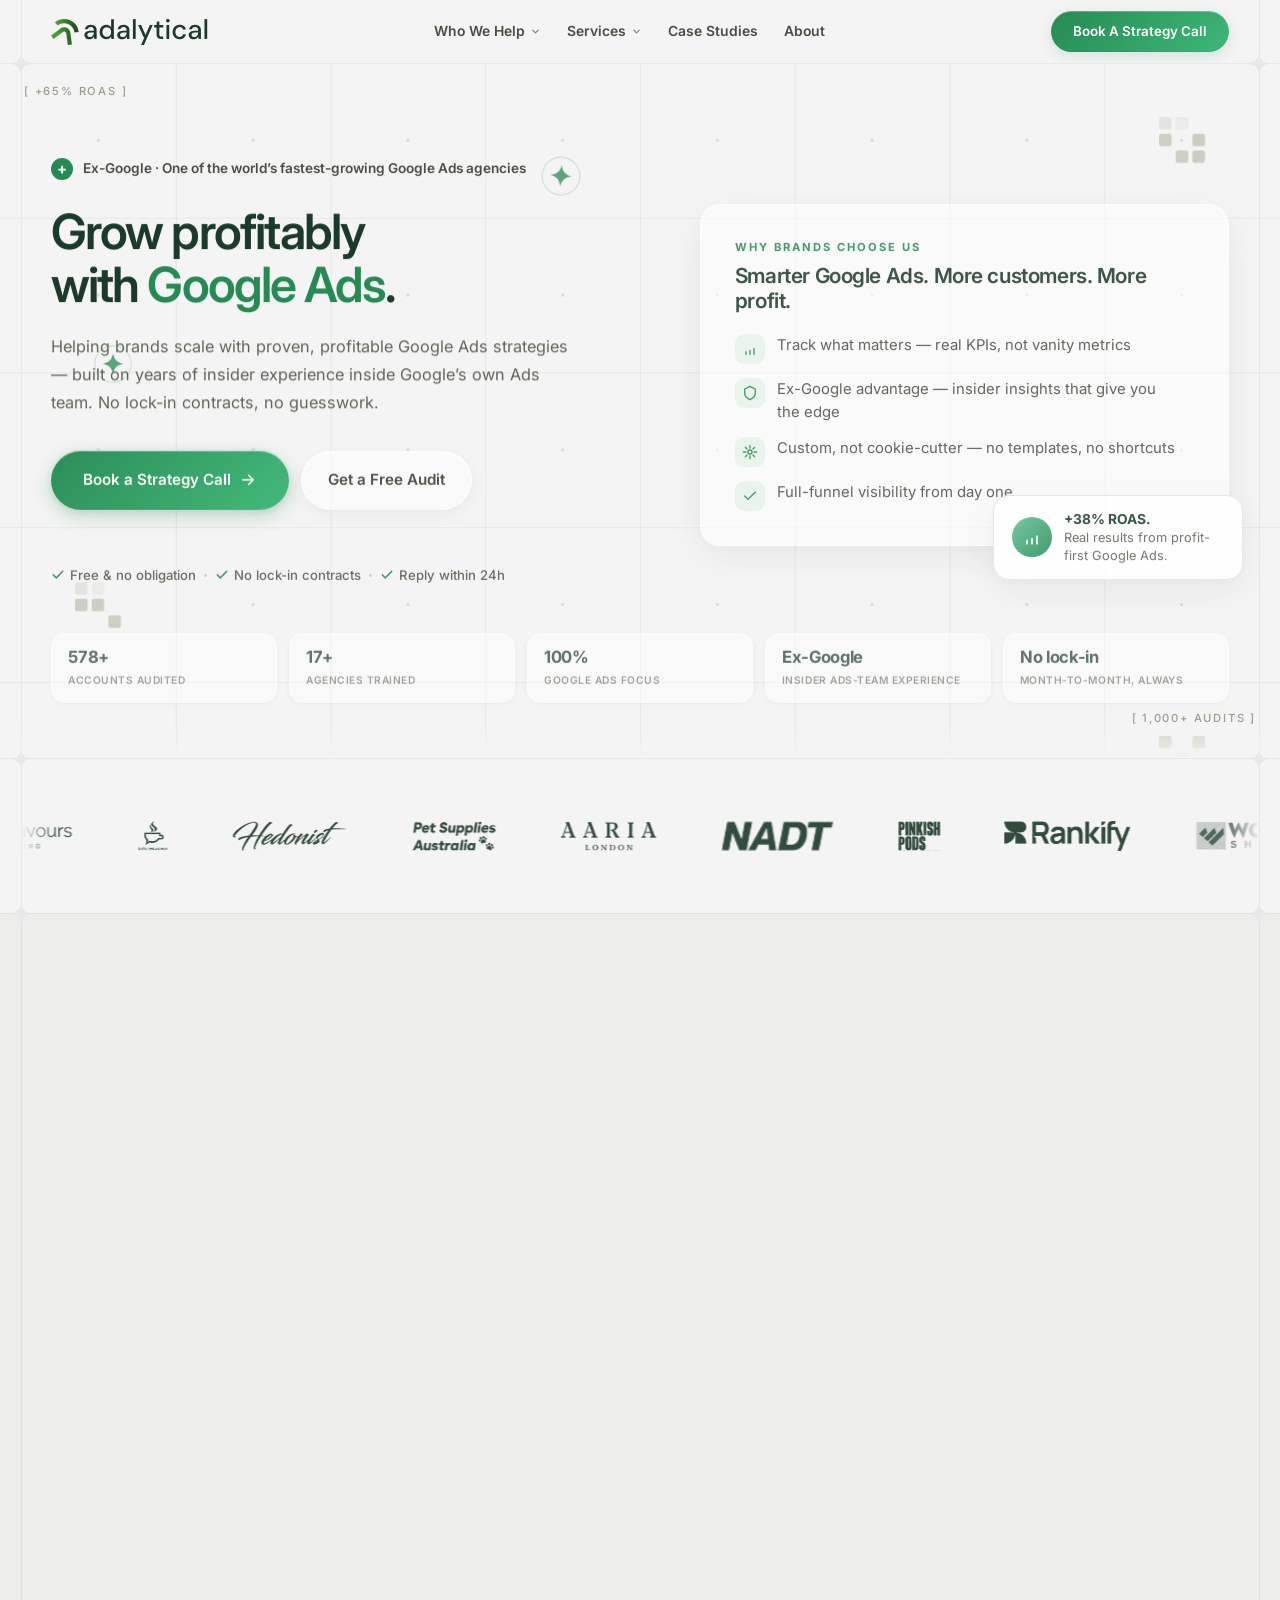
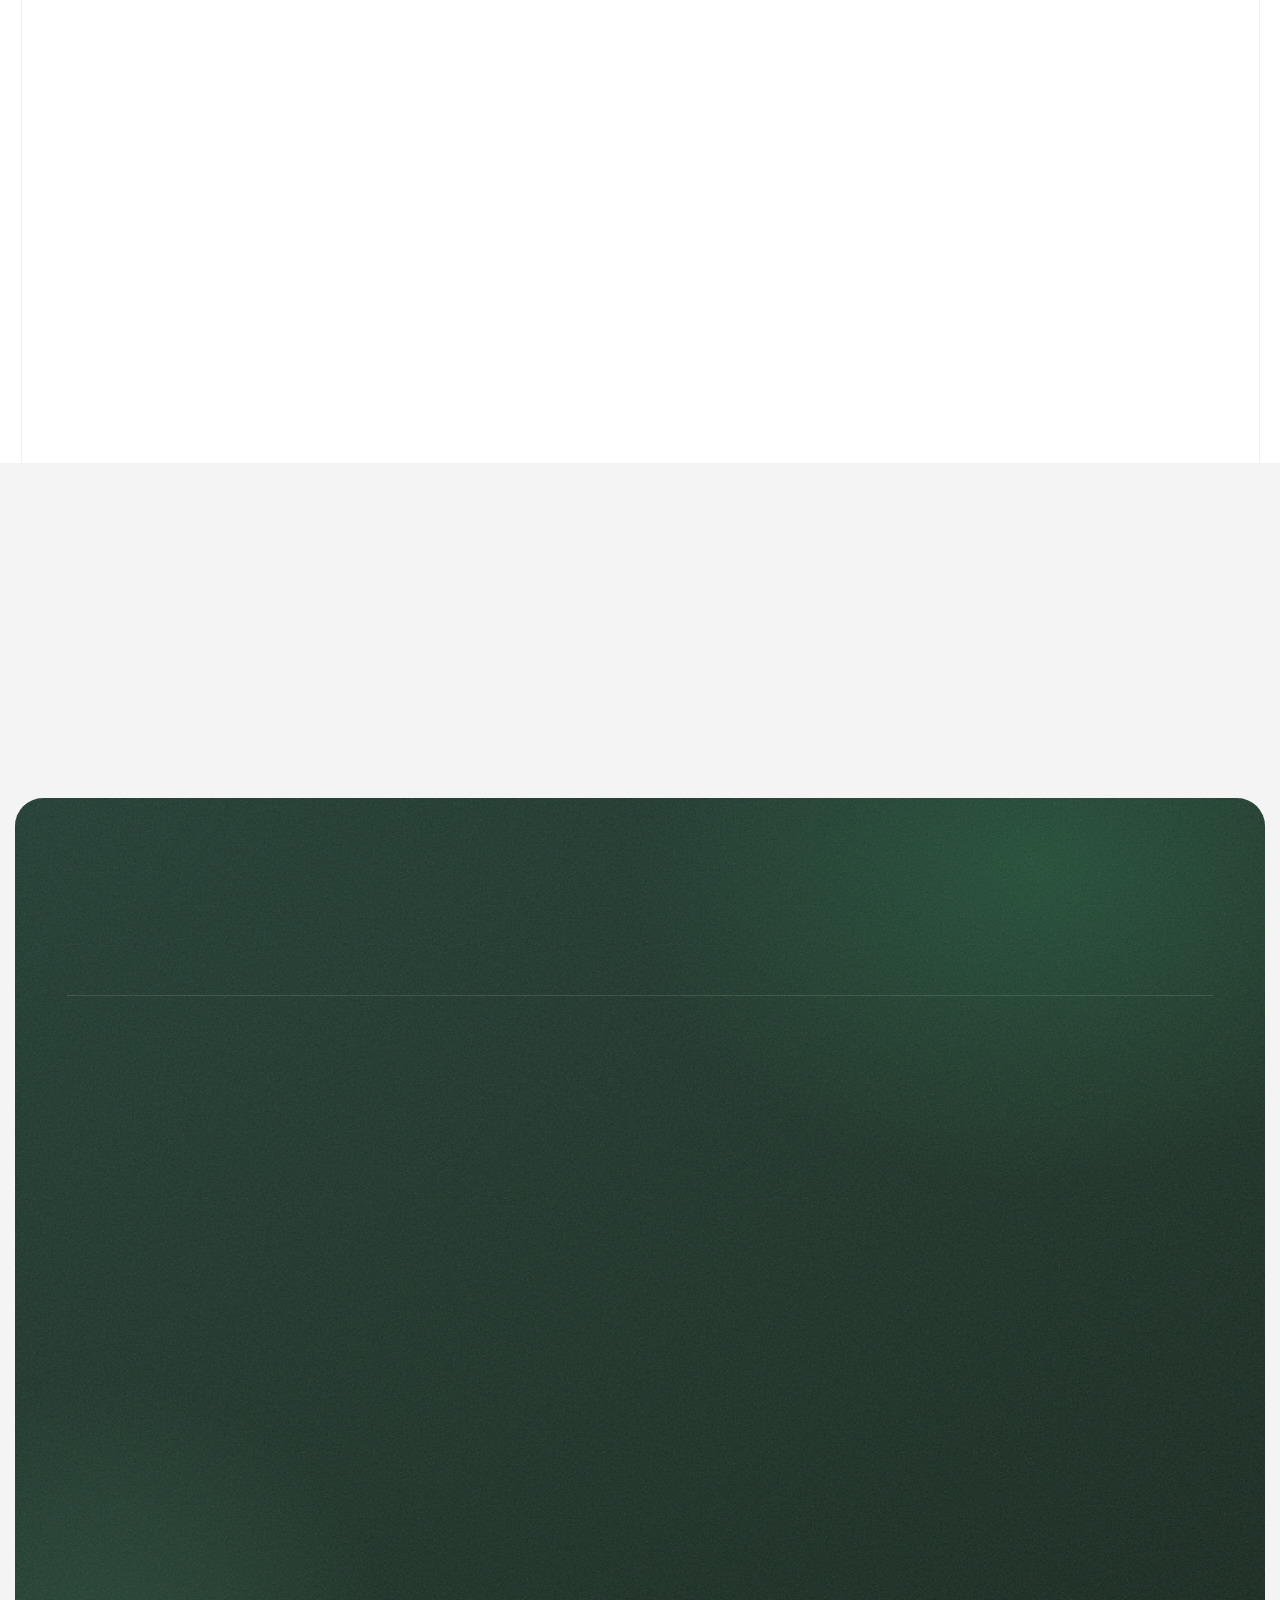
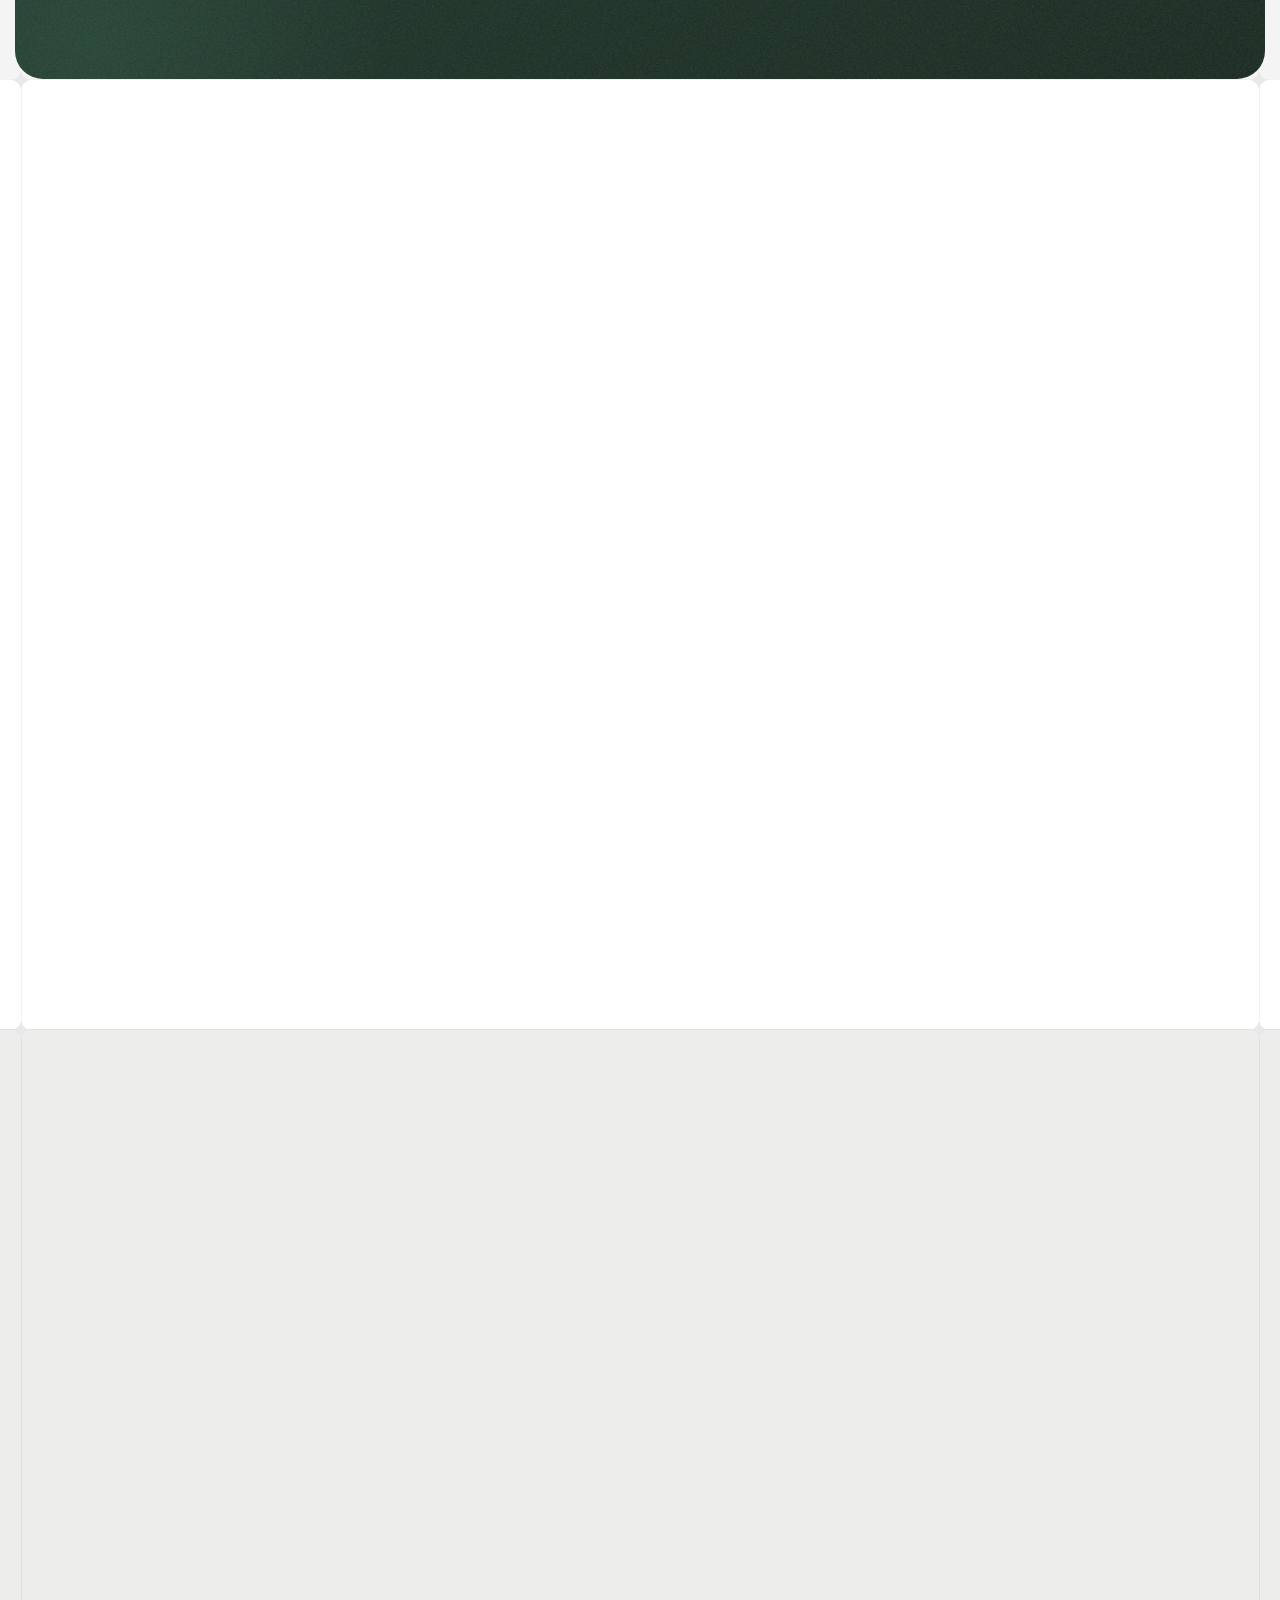
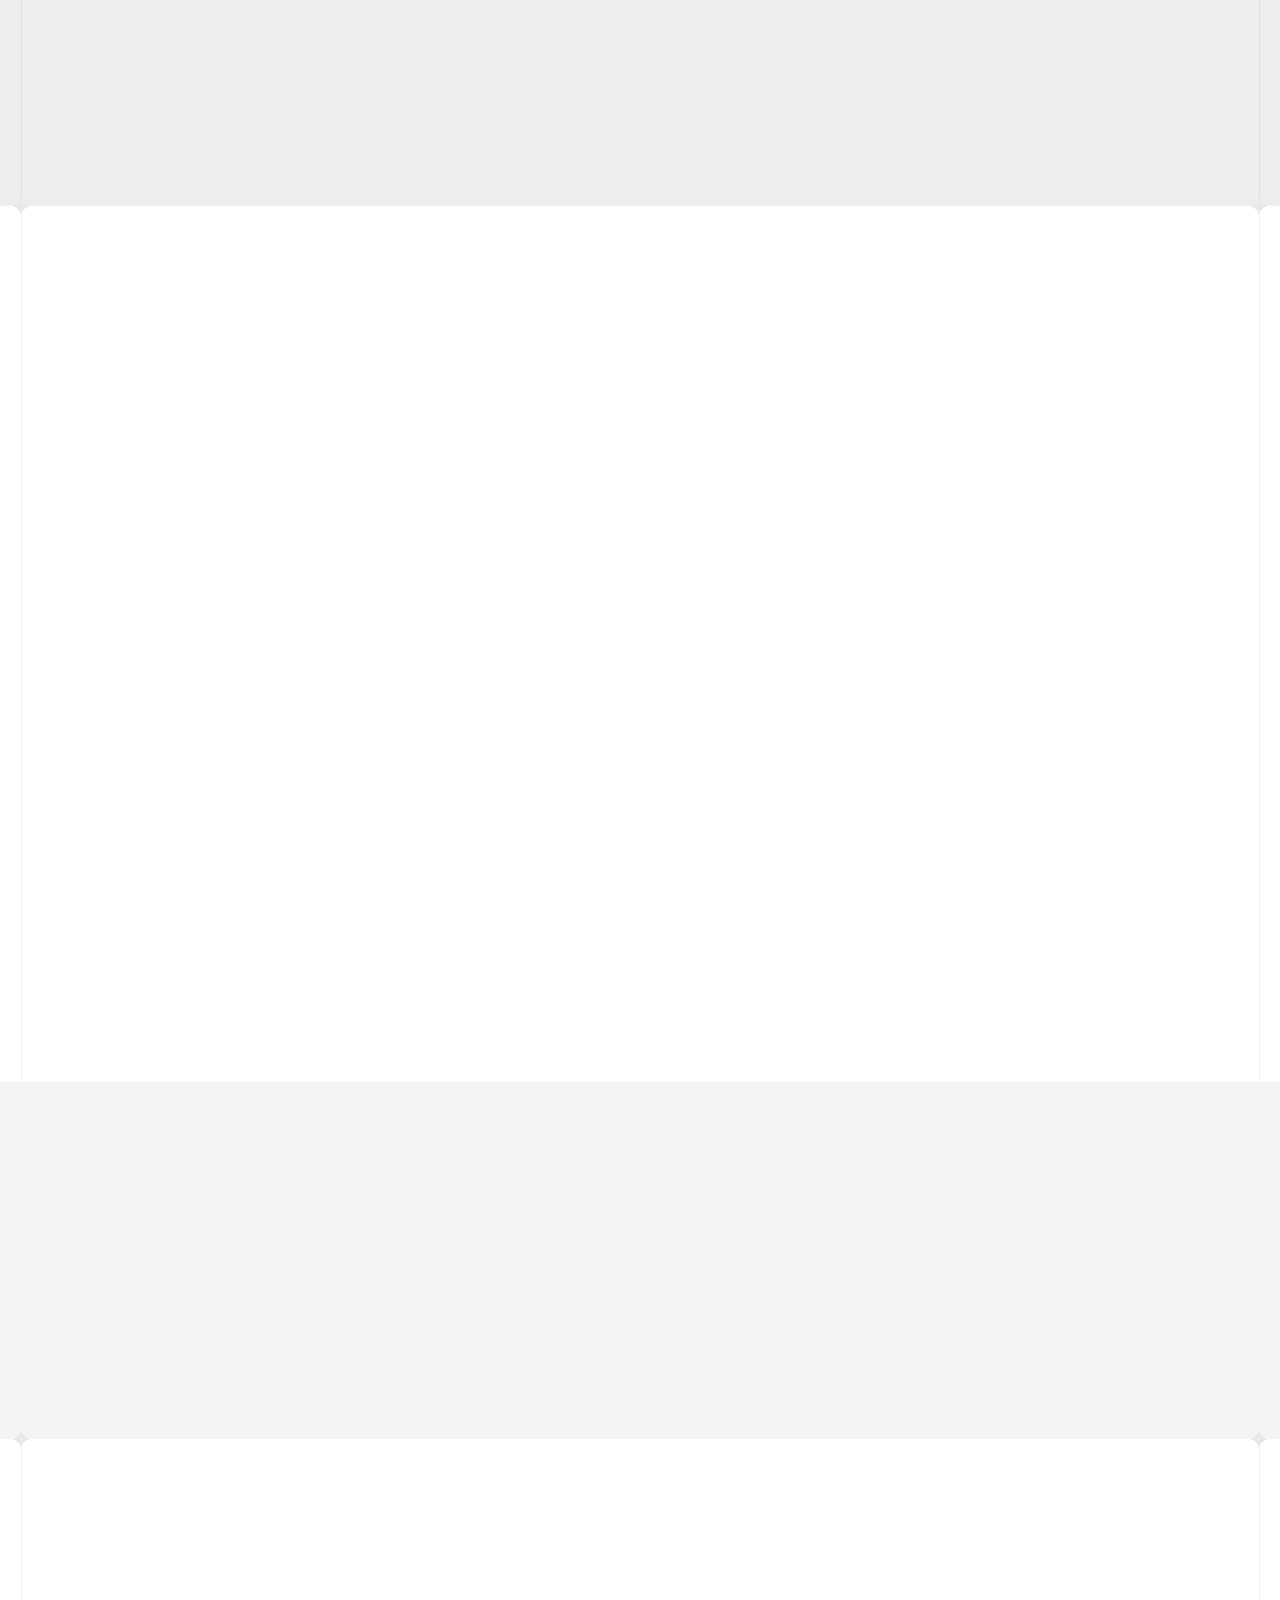
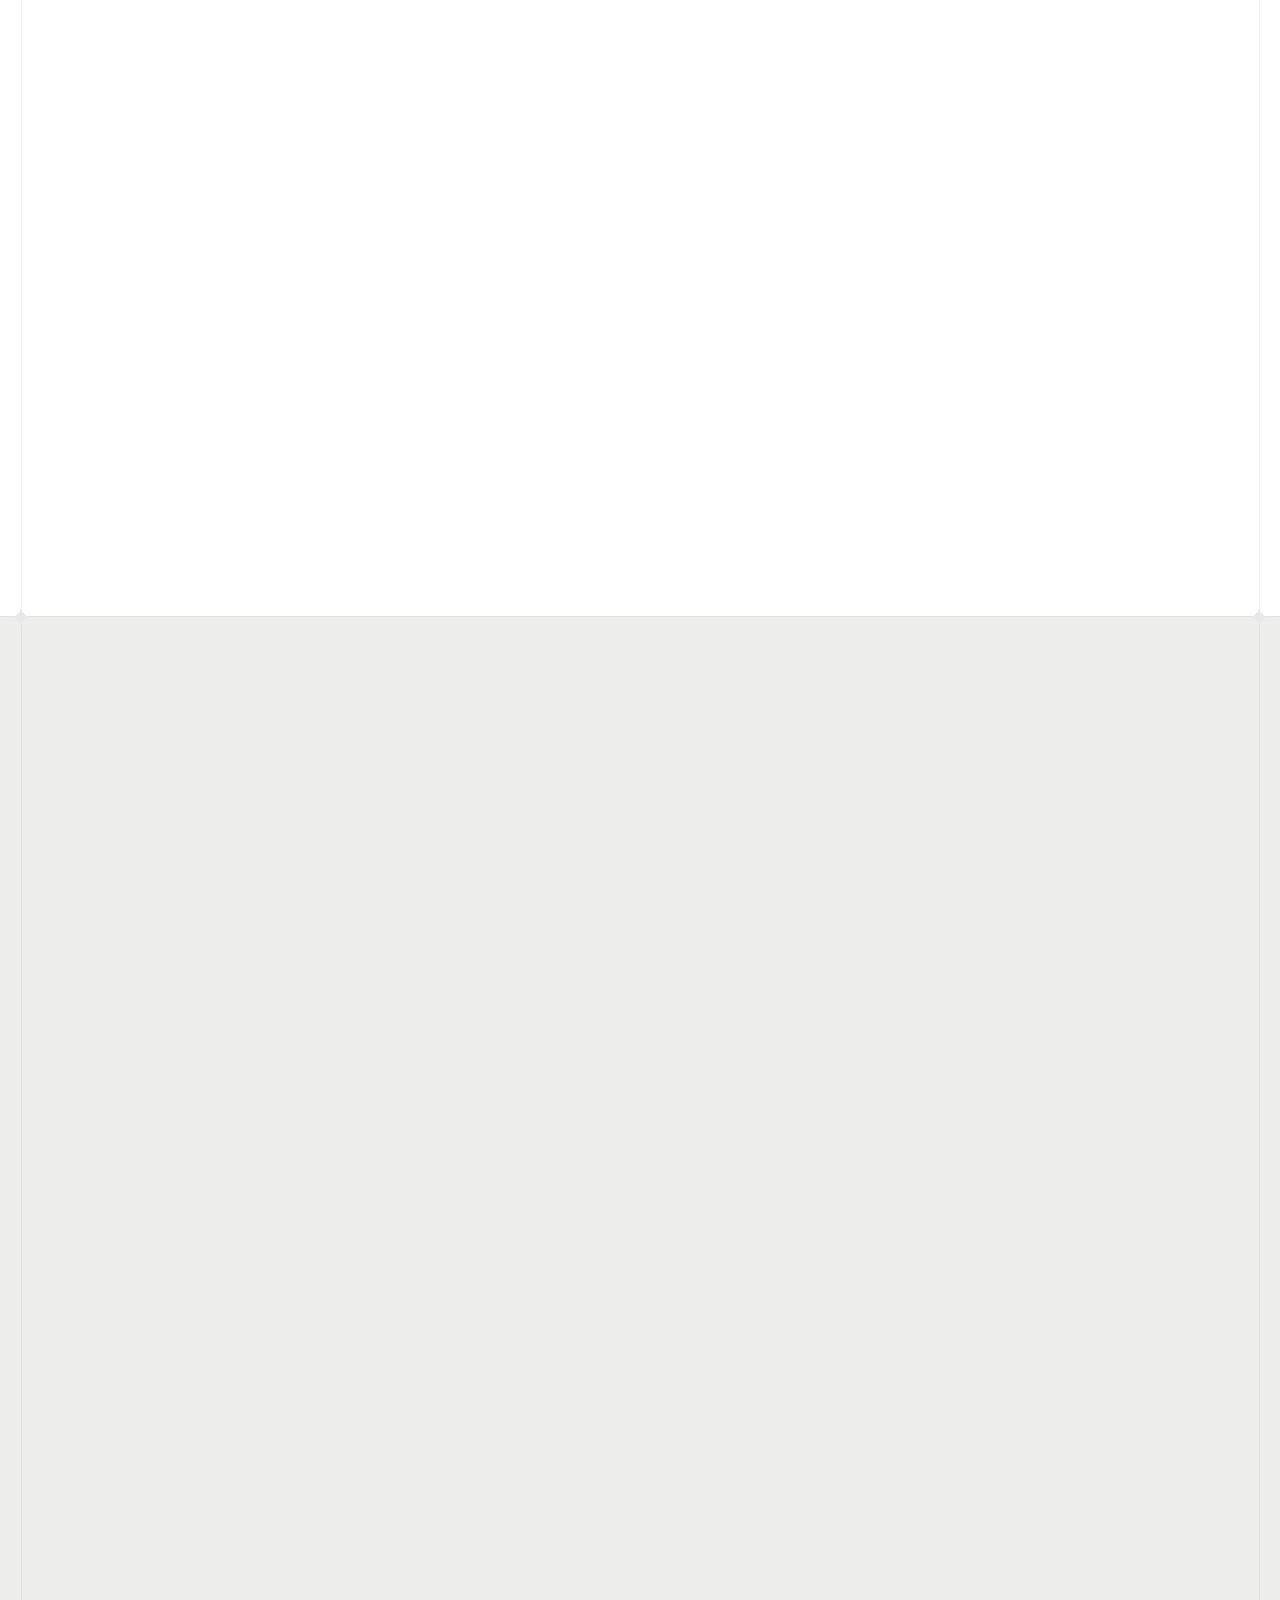
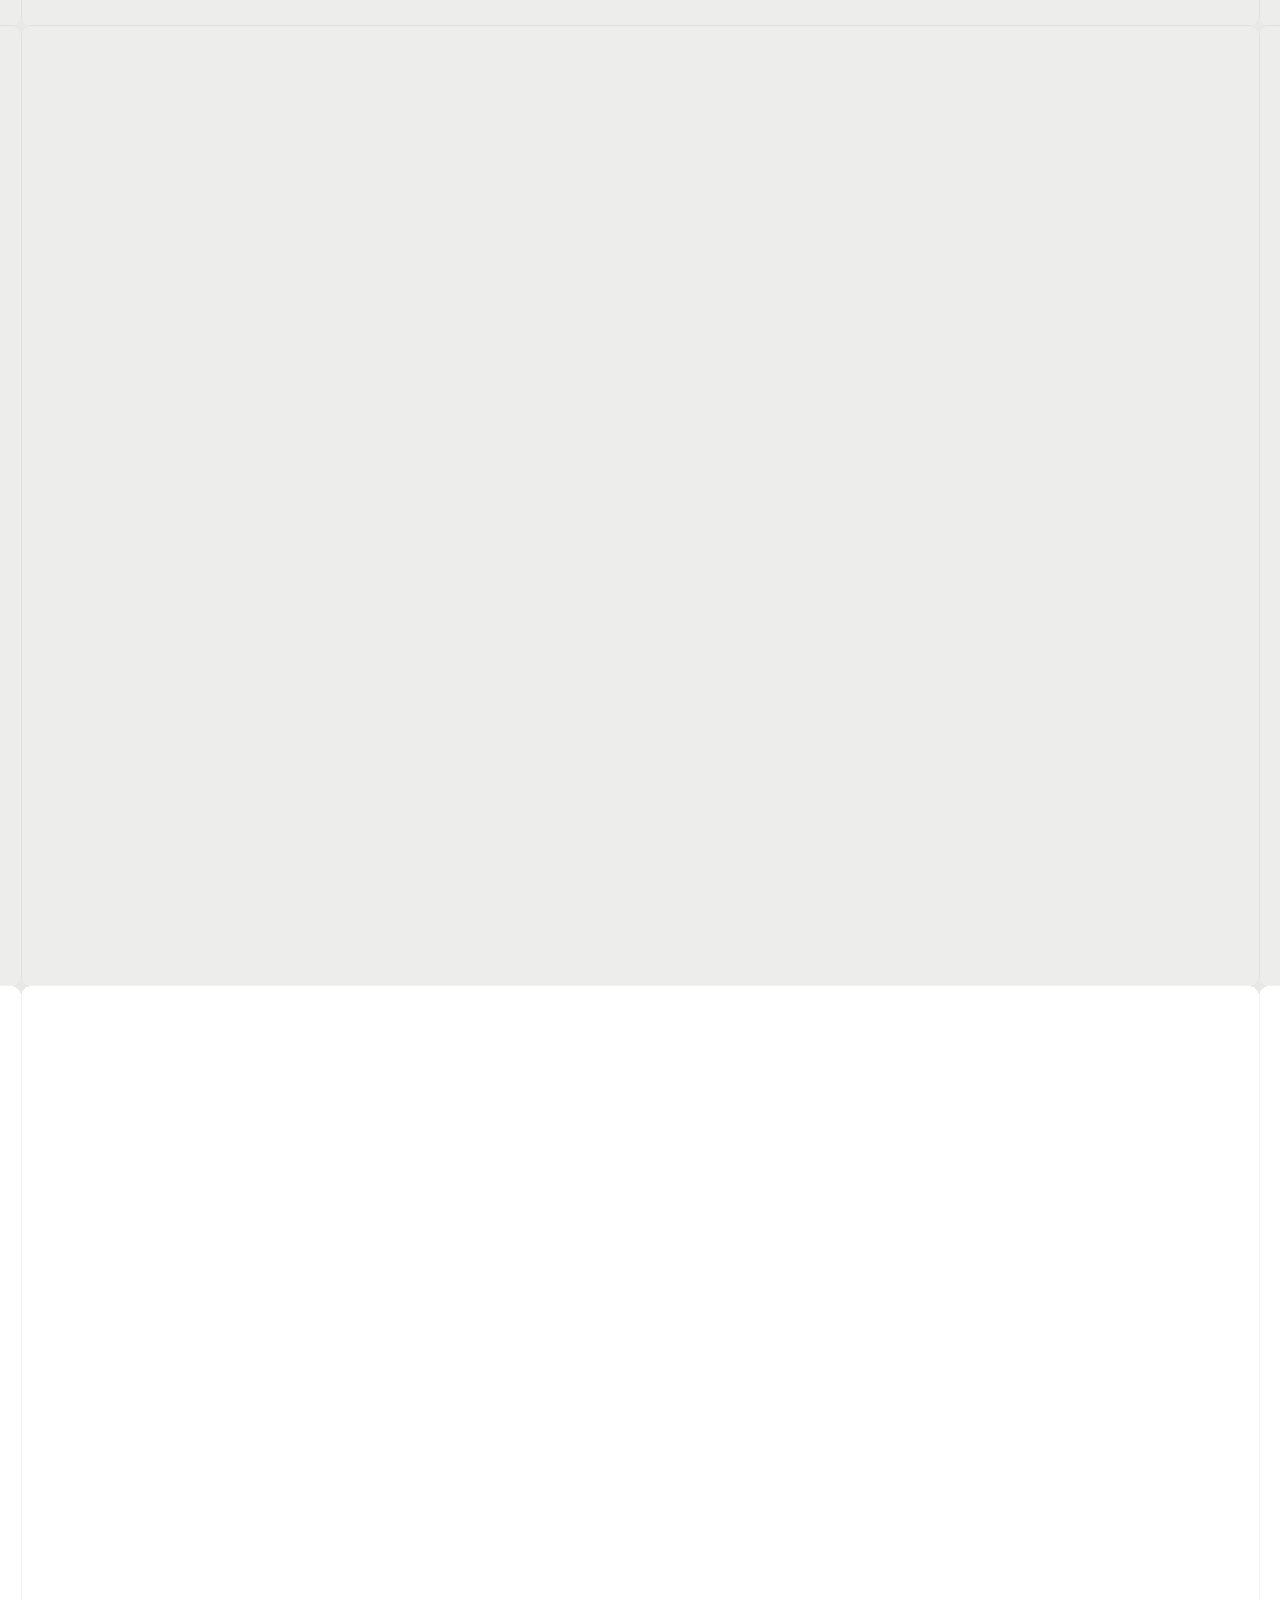
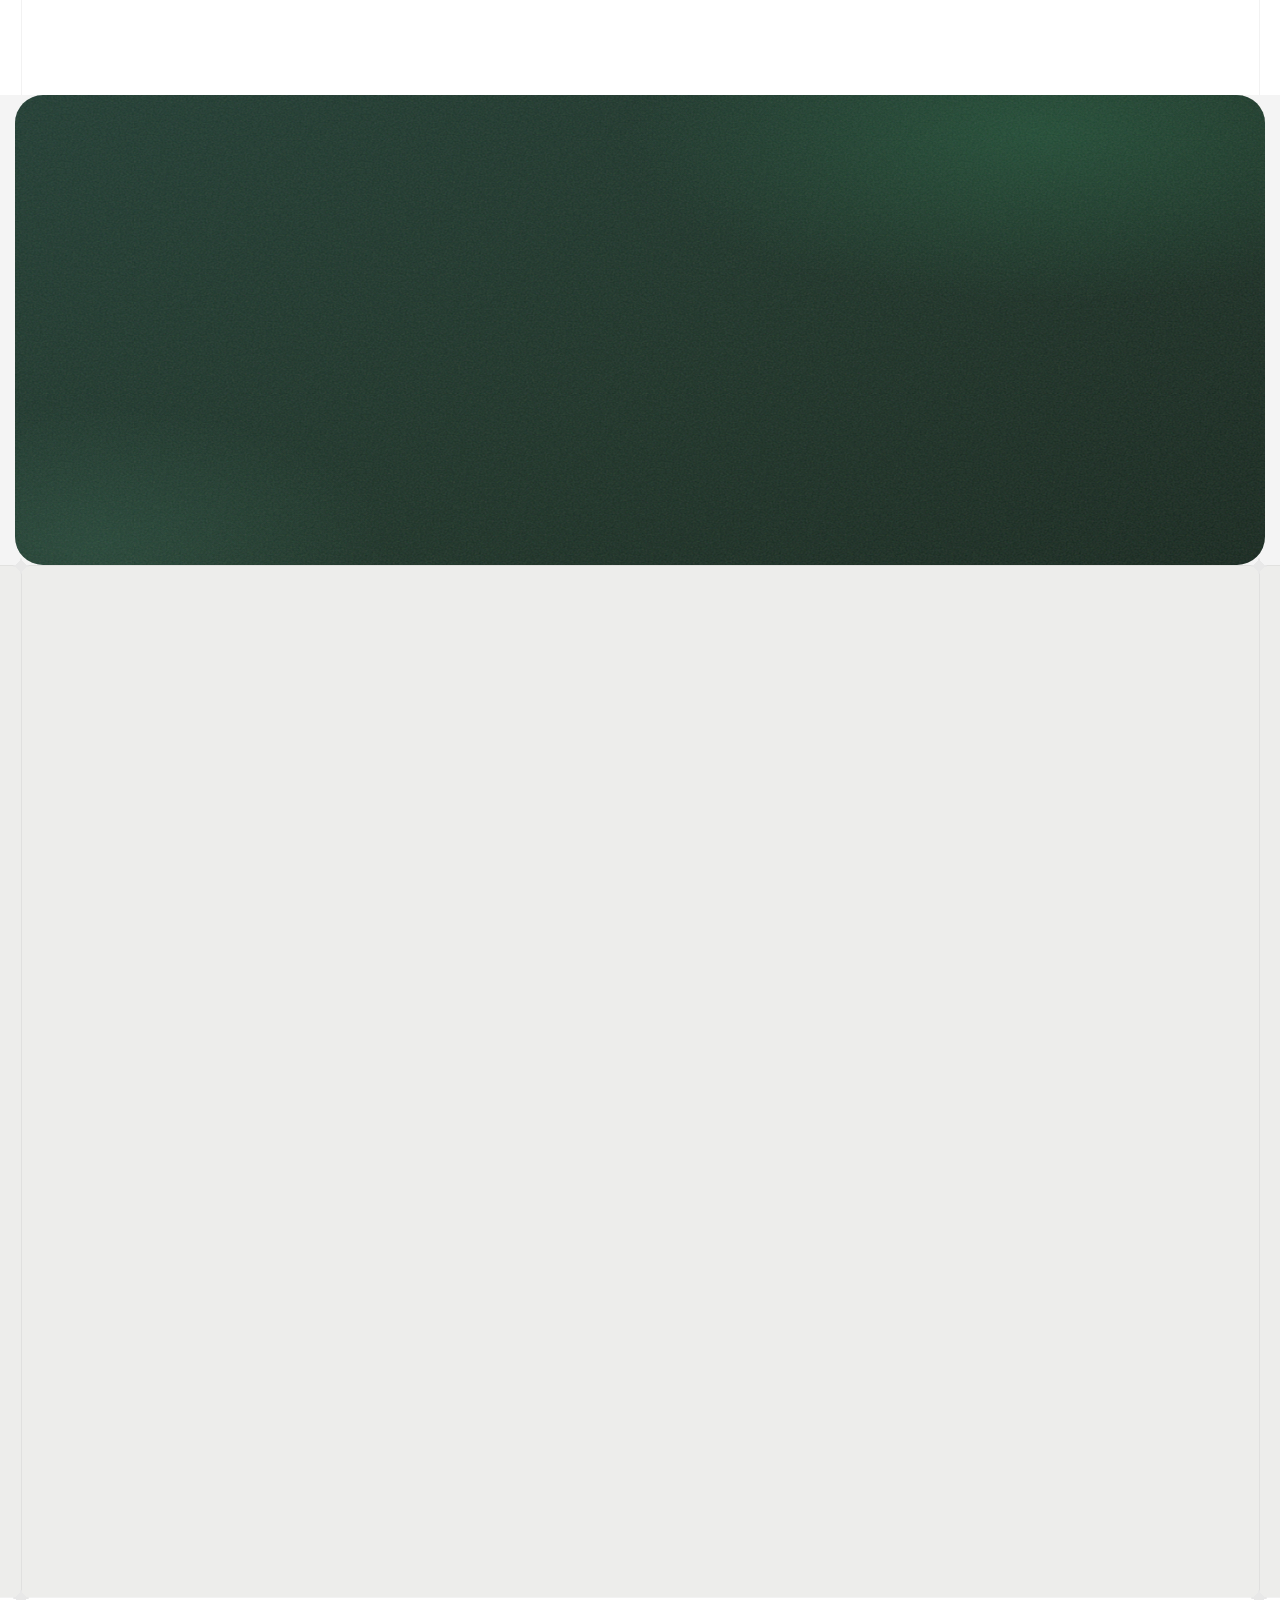
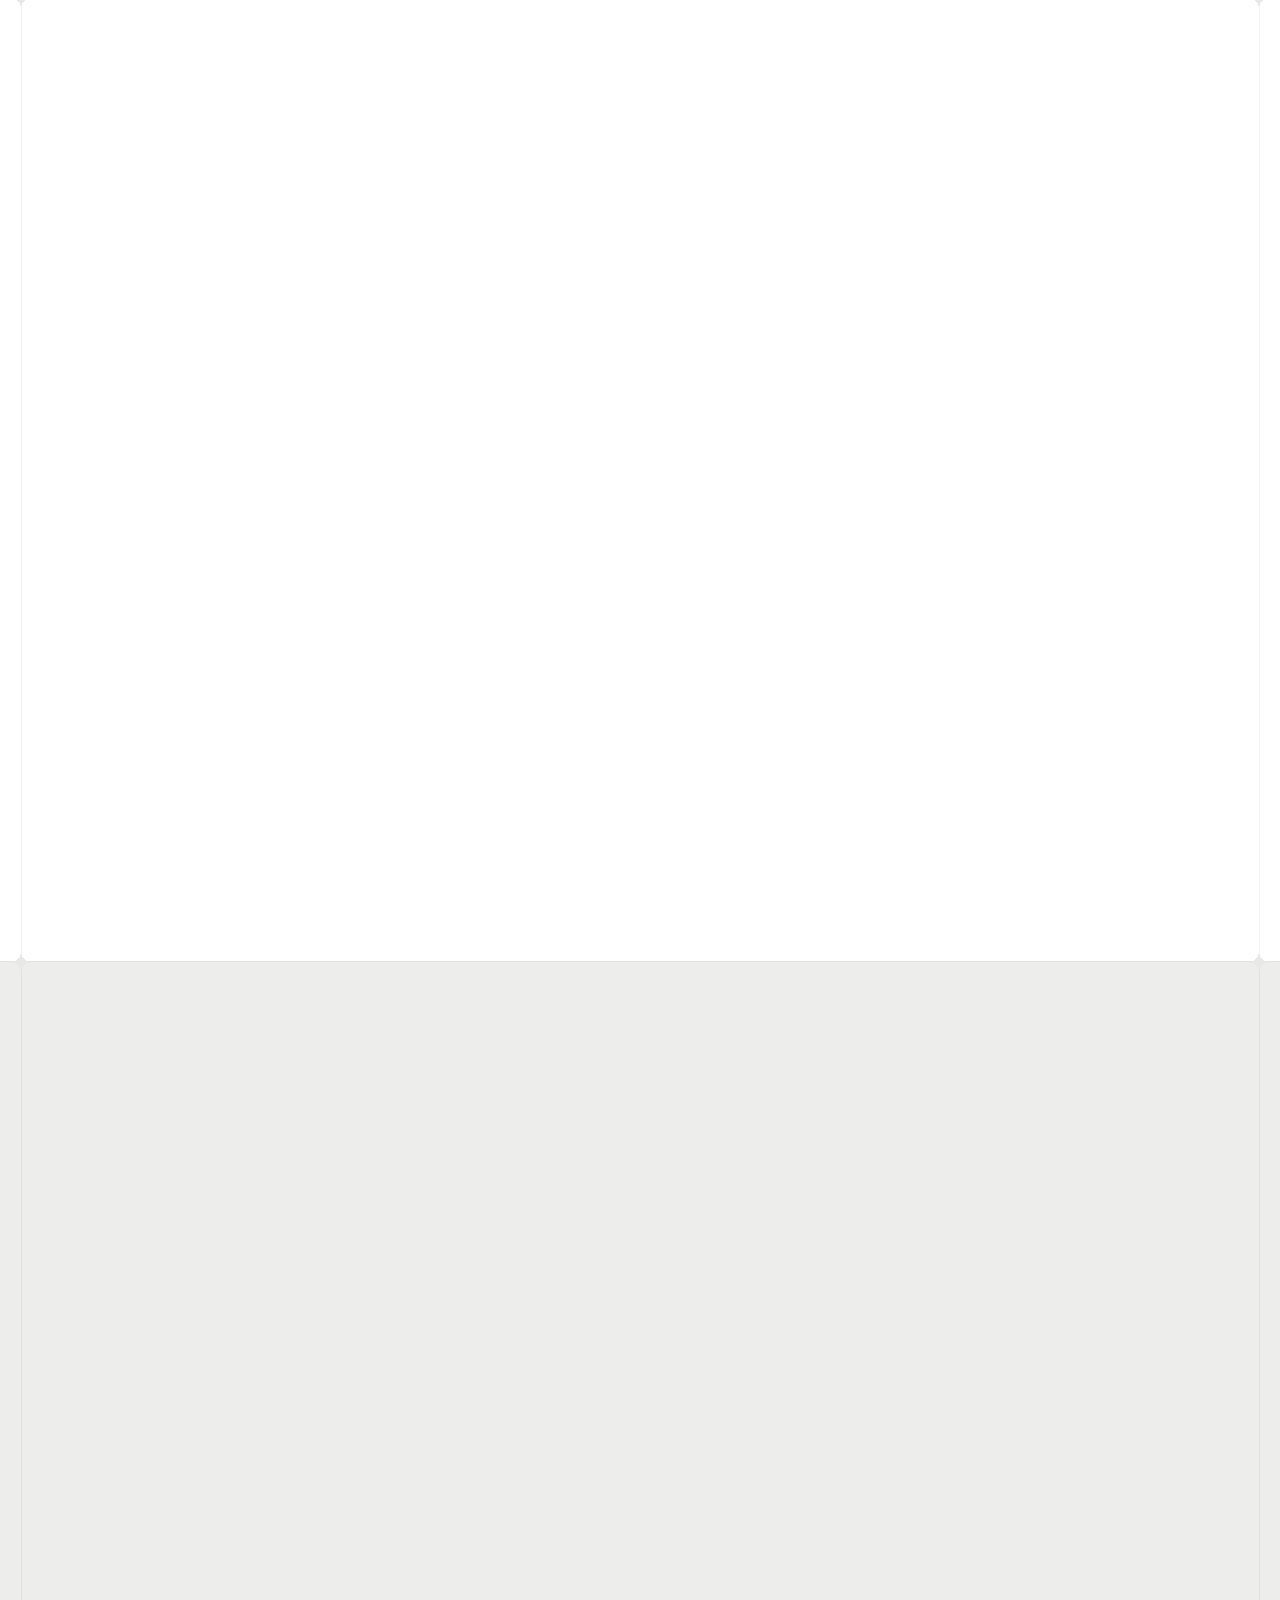
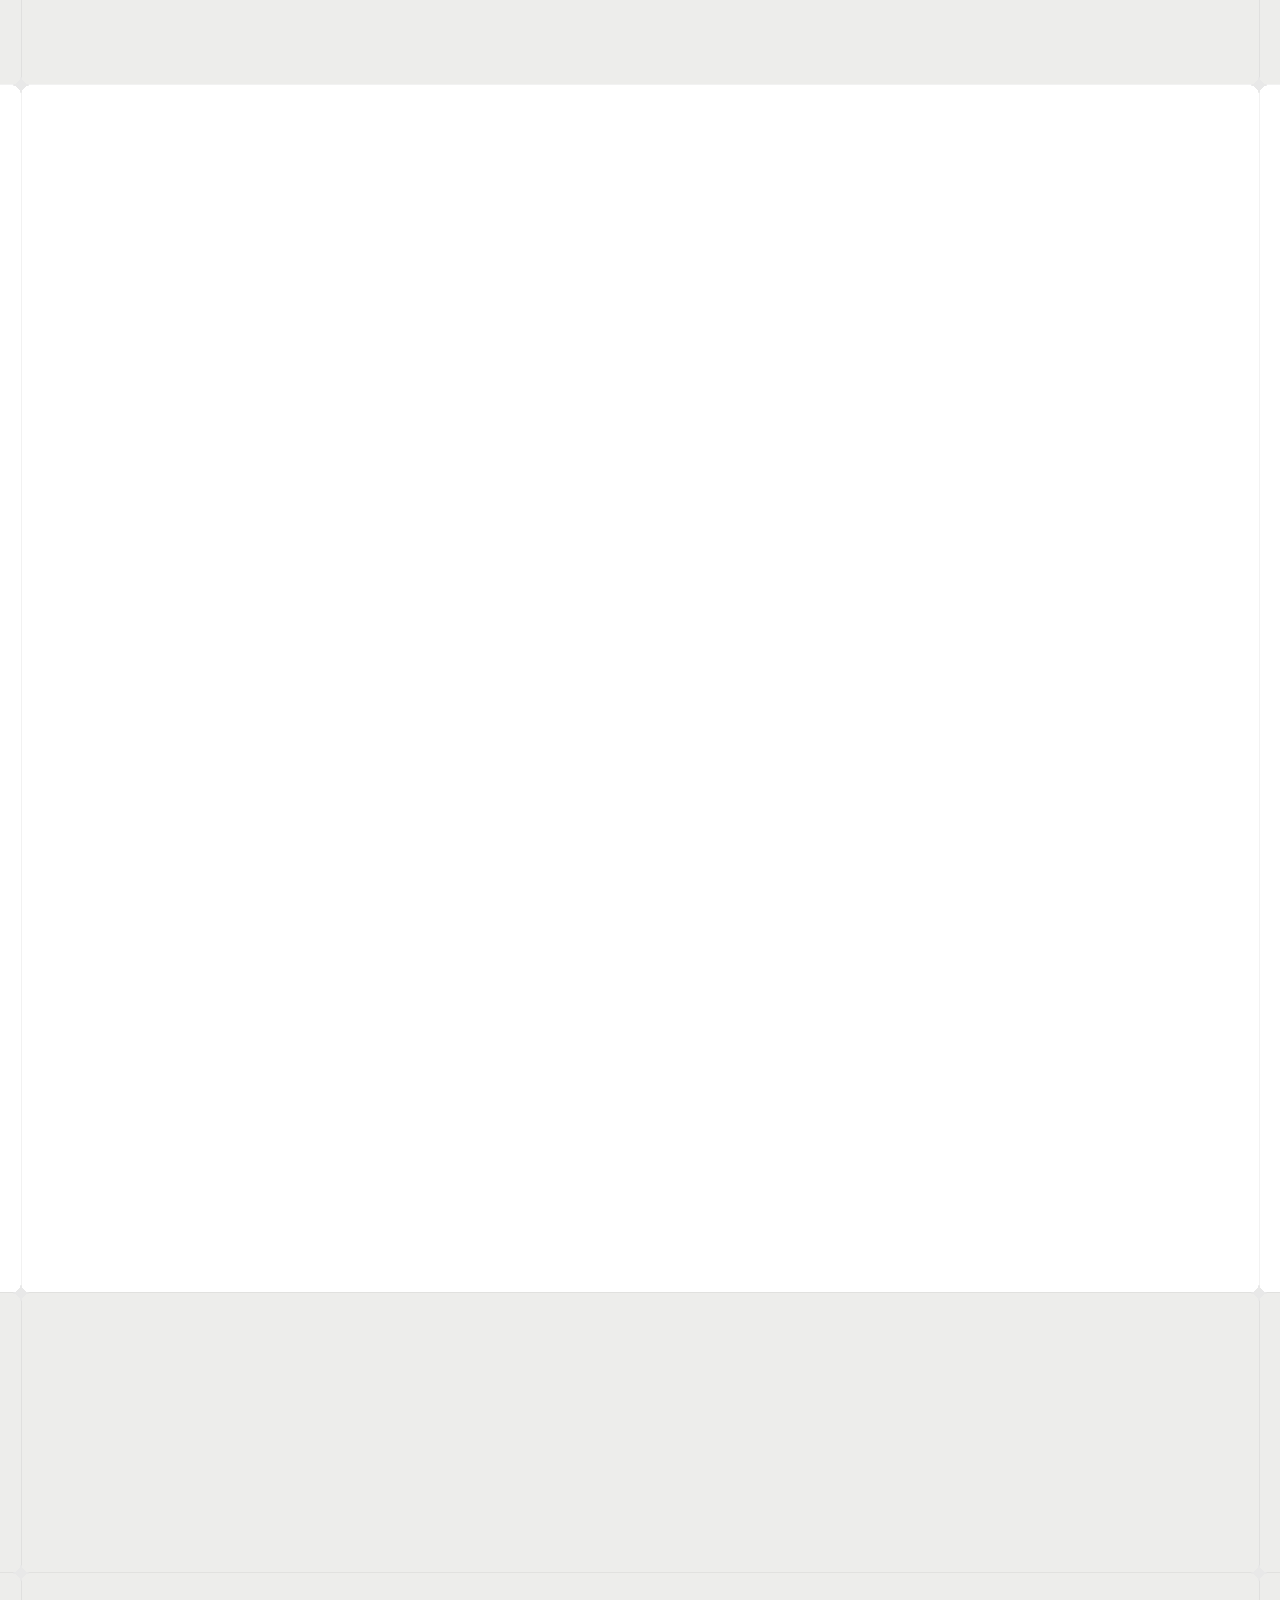
<file: lp.html>
<!DOCTYPE html>
<html lang="en-AU">
<head>
<meta charset="UTF-8">
<meta http-equiv="refresh" content="0; url=index.html">
<link rel="canonical" href="index.html">
<title>Adalytical</title>
</head>
<body><p>Redirecting to <a href="index.html">Adalytical</a>…</p></body>
</html>
</file>
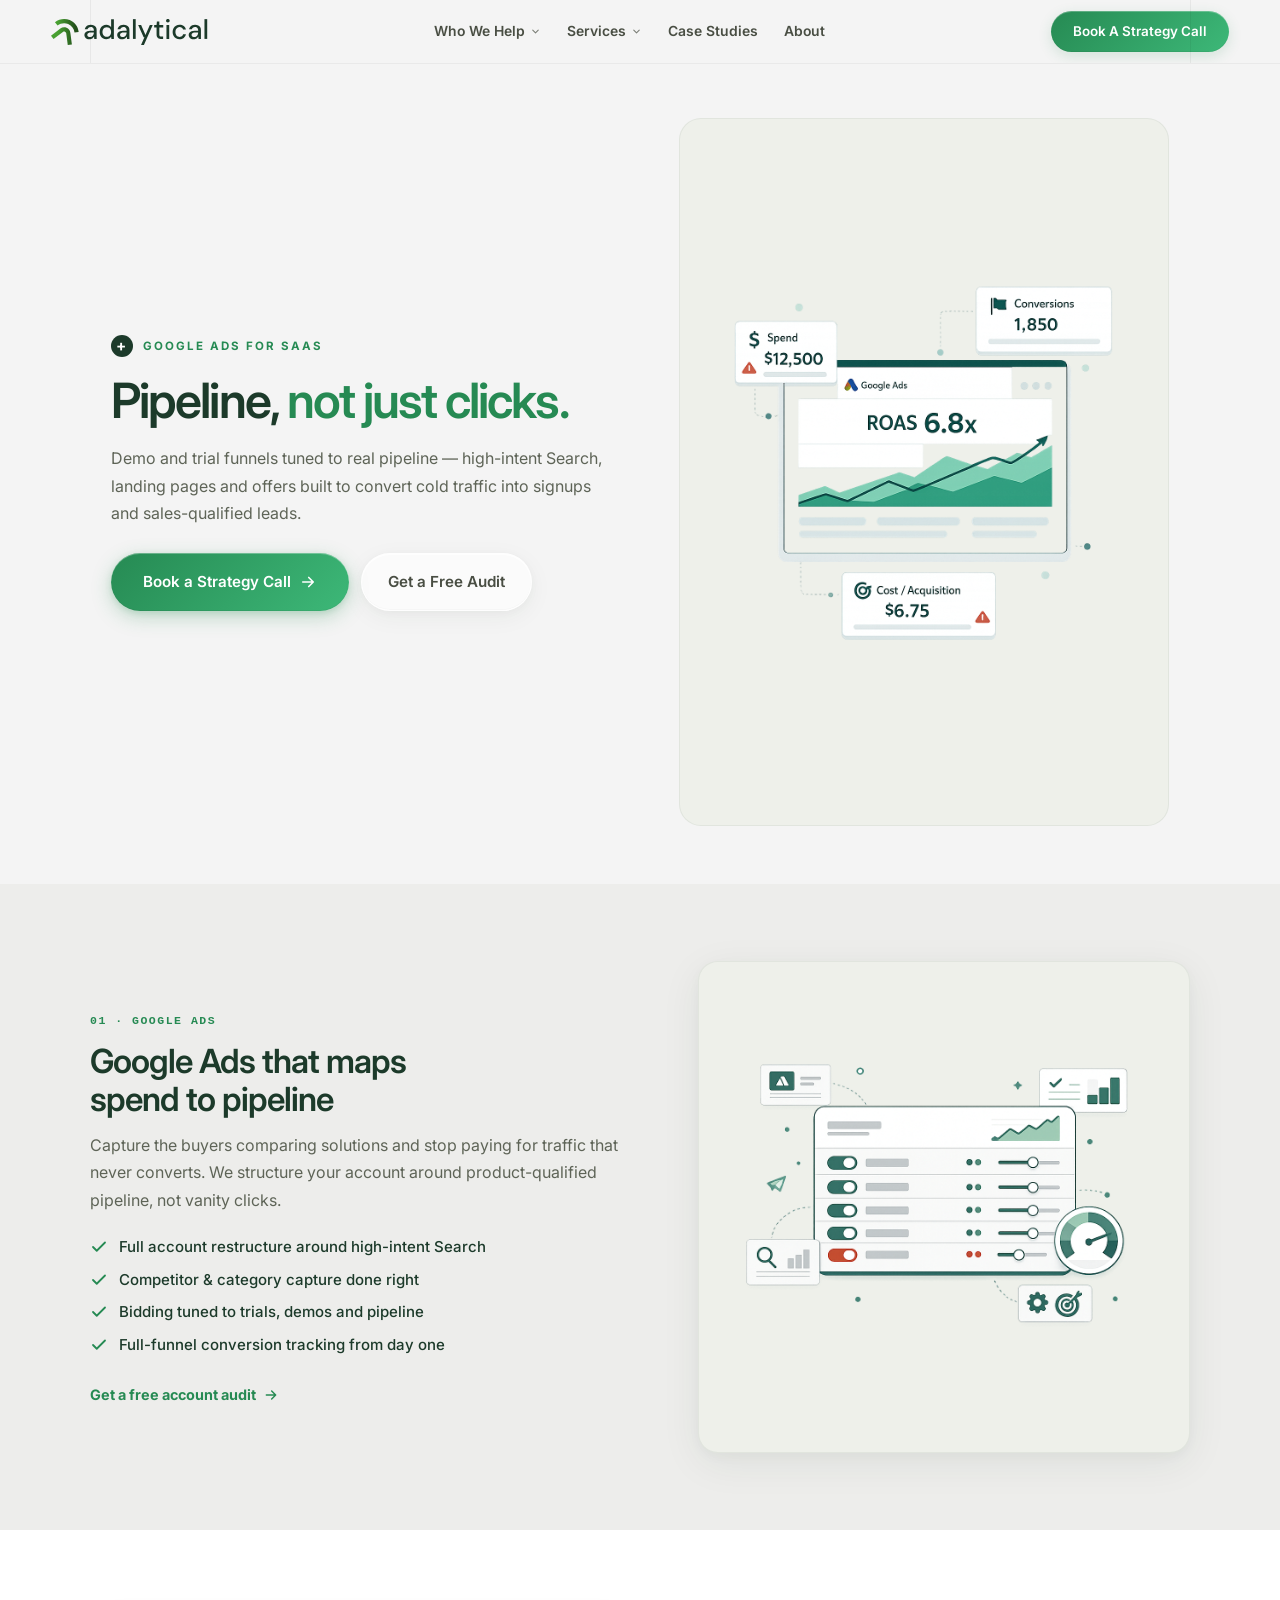
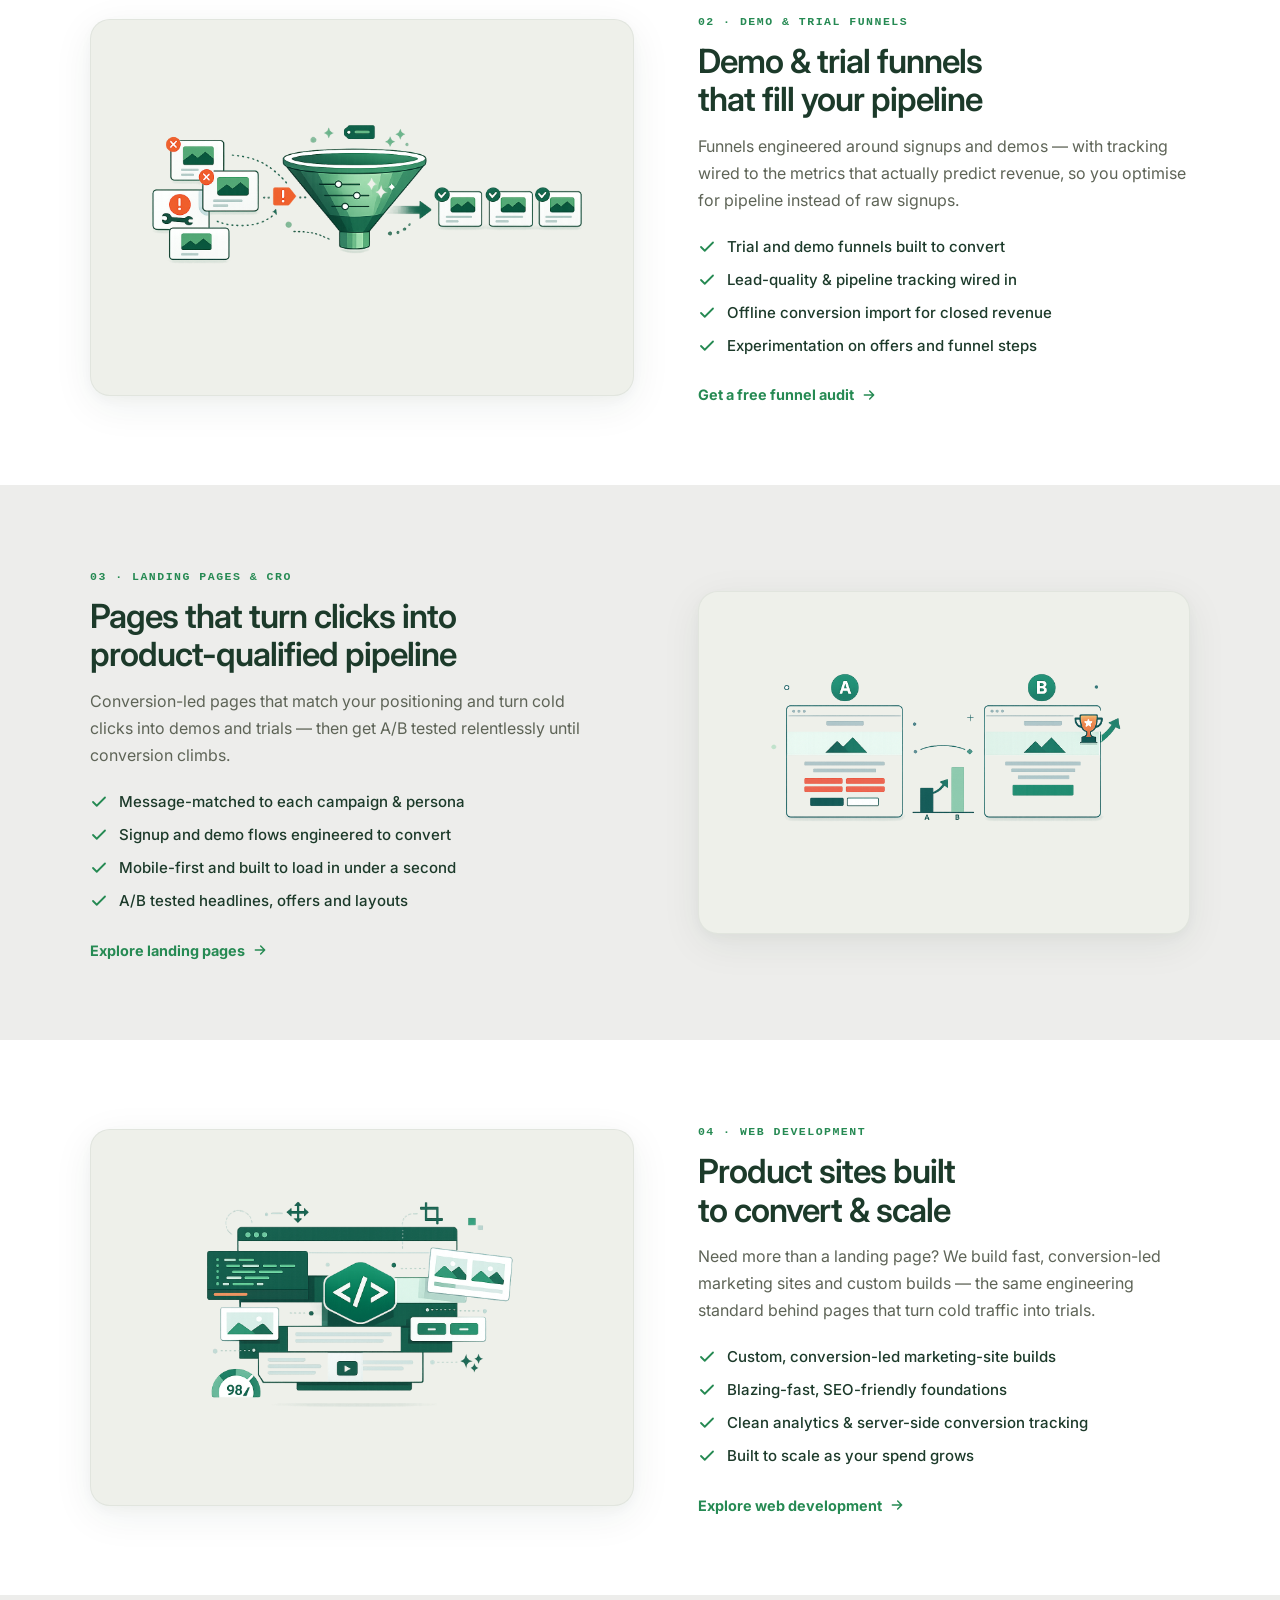
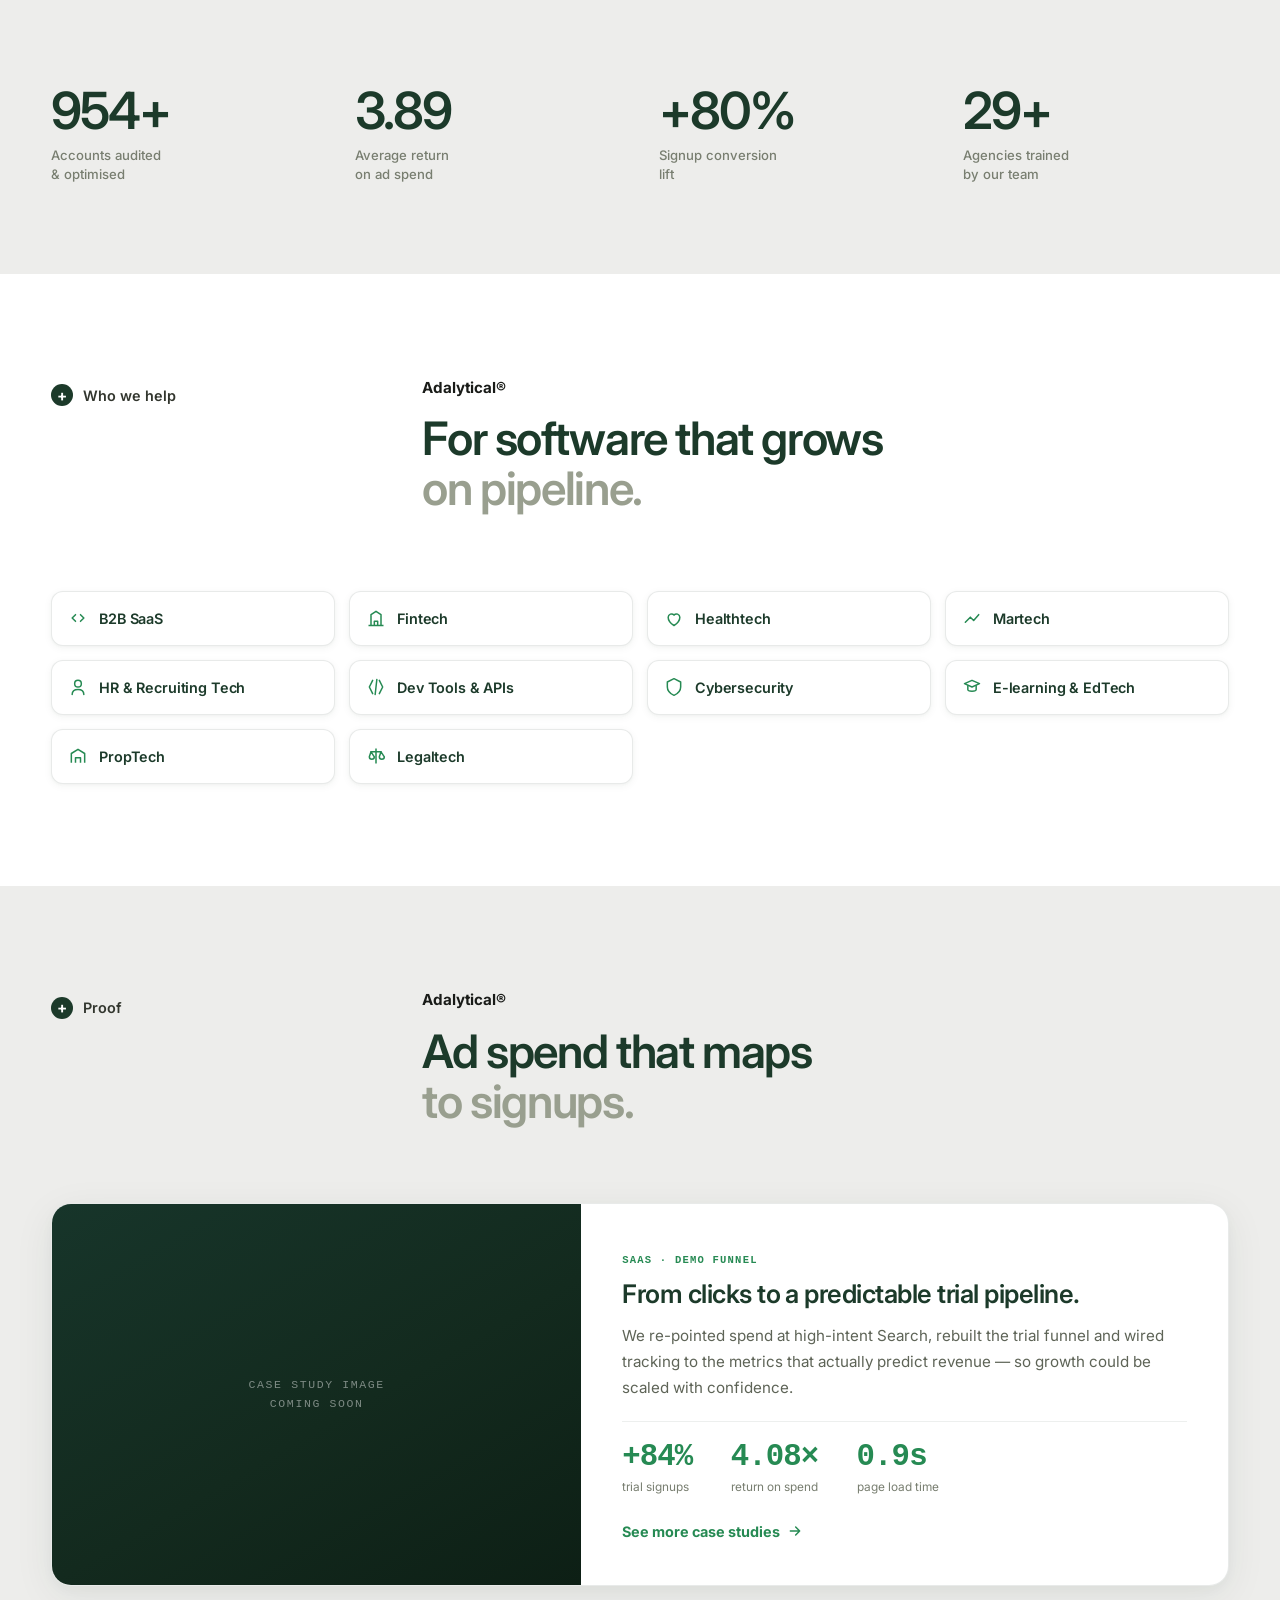
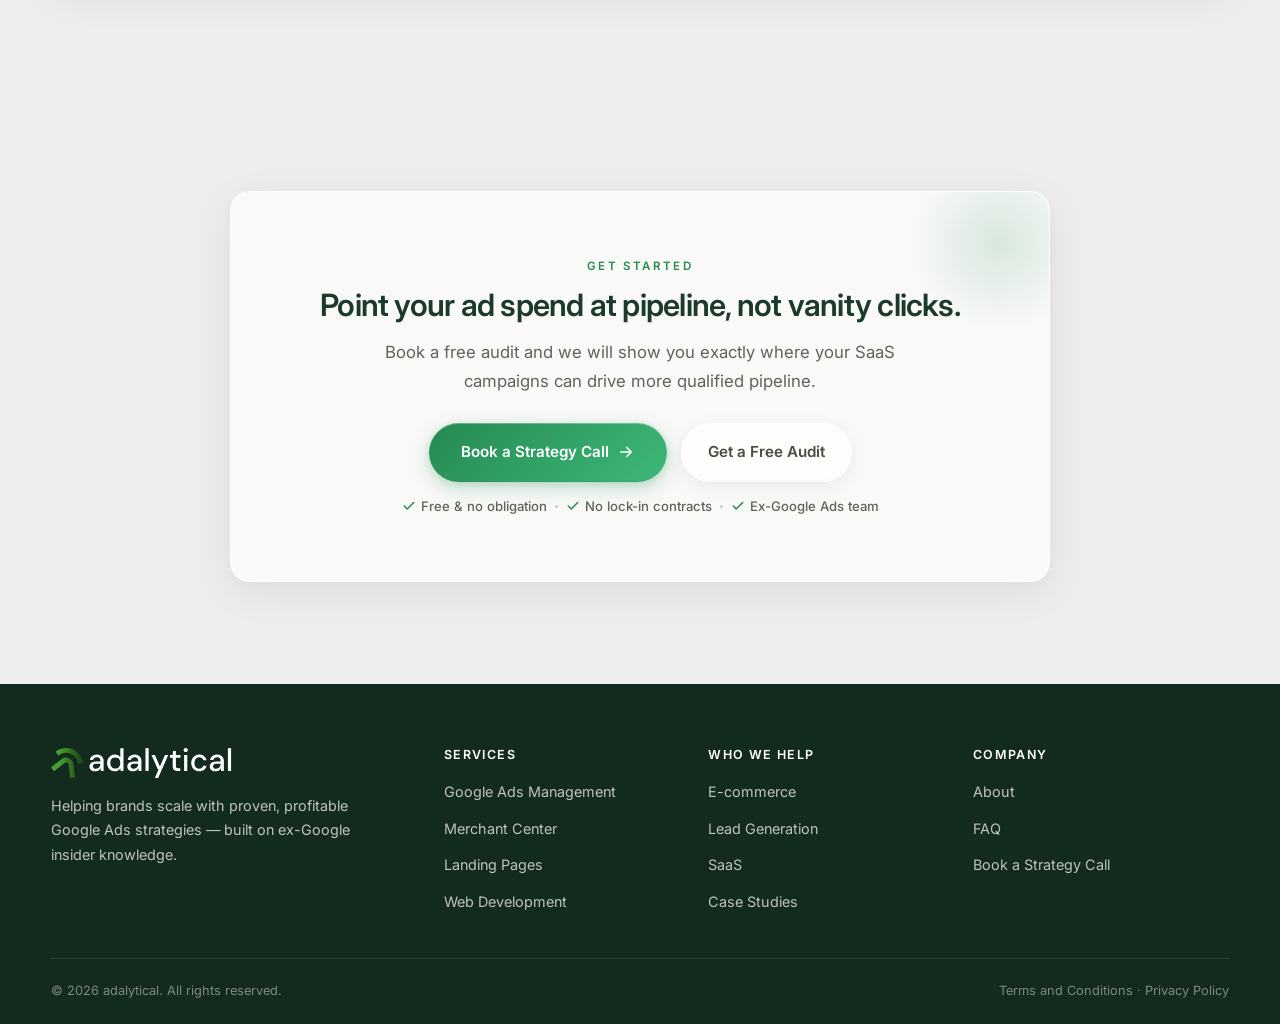
<file: saas.html>
<!DOCTYPE html>
<html lang="en-AU">
<head>
<meta charset="UTF-8">
<meta name="viewport" content="width=device-width, initial-scale=1.0">
<title>Google Ads for SaaS | Adalytical</title>
<meta name="description" content="Demo and trial funnels tuned to pipeline, not clicks. High-intent Search and CRO for SaaS, run by an ex-Google Ads team.">
<link rel="preconnect" href="https://fonts.googleapis.com">
<link rel="preconnect" href="https://fonts.gstatic.com" crossorigin>
<link href="https://fonts.googleapis.com/css2?family=Inter:wght@400;500;600;700;800&display=swap" rel="stylesheet">
<link rel="stylesheet" href="assets/site.css">
<link rel="stylesheet" href="assets/pages.css">
<link rel="stylesheet" href="assets/lp.css">
</head>
<body>

<!-- ============ NAV ============ -->
<nav class="nav">
  <div class="nav-in">
    <a href="index.html" class="logo" aria-label="Adalytical home">
      <img class="logo-img logo-light" src="images/adalytical-logo-white.svg" alt="Adalytical">
      <img class="logo-img logo-dark" src="images/adalytical-logo-dark.svg" alt="Adalytical">
    </a>
    <ul class="nav-l">
      <li class="has-mega">
        <a href="index.html#industries">Who We Help <svg class="nav-car" viewBox="0 0 24 24" fill="none" stroke="currentColor" stroke-width="2.4"><path d="M6 9l6 6 6-6" stroke-linecap="round" stroke-linejoin="round"/></svg></a>
        <div class="mega">
          <div class="mega-card">
            <div class="mega-col">
              <h4><a href="ecommerce.html">E-commerce</a></h4>
              <a href="ecommerce.html#google-ads"><svg viewBox="0 0 24 24" fill="none" stroke="currentColor" stroke-width="2"><circle cx="12" cy="12" r="9"/><circle cx="12" cy="12" r="4.5"/><circle cx="12" cy="12" r="1" fill="currentColor" stroke="none"/></svg> Google Ads</a>
              <a href="ecommerce.html#merchant-center"><svg viewBox="0 0 24 24" fill="none" stroke="currentColor" stroke-width="2"><path d="M3 3h8l10 10-8 8L3 11V3z" stroke-linejoin="round"/><circle cx="7.5" cy="7.5" r="1.4"/></svg> Merchant Center</a>
              <a href="landing-pages.html"><svg viewBox="0 0 24 24" fill="none" stroke="currentColor" stroke-width="2"><rect x="4" y="3" width="16" height="18" rx="2"/><path d="M4 8h16M8 13h8M8 17h5" stroke-linecap="round"/></svg> Landing Pages</a>
              <a href="web-development.html"><svg viewBox="0 0 24 24" fill="none" stroke="currentColor" stroke-width="2"><path d="M9 8l-4 4 4 4M15 8l4 4-4 4" stroke-linecap="round" stroke-linejoin="round"/></svg> Web Development</a>
            </div>
            <div class="mega-col">
              <h4><a href="lead-generation.html">Lead Generation</a></h4>
              <a href="lead-generation.html#google-ads"><svg viewBox="0 0 24 24" fill="none" stroke="currentColor" stroke-width="2"><circle cx="12" cy="12" r="9"/><circle cx="12" cy="12" r="4.5"/><circle cx="12" cy="12" r="1" fill="currentColor" stroke="none"/></svg> Google Ads</a>
              <a href="lead-generation.html#call-tracking"><svg viewBox="0 0 24 24" fill="none" stroke="currentColor" stroke-width="2"><path d="M22 16.9v3a2 2 0 0 1-2.2 2 19.8 19.8 0 0 1-8.6-3.1 19.5 19.5 0 0 1-6-6A19.8 19.8 0 0 1 2.1 4.2 2 2 0 0 1 4.1 2h3a2 2 0 0 1 2 1.7c.1 1 .4 1.9.7 2.8a2 2 0 0 1-.5 2.1L8.1 9.9a16 16 0 0 0 6 6l1.3-1.2a2 2 0 0 1 2.1-.5c.9.3 1.8.6 2.8.7a2 2 0 0 1 1.8 2z" stroke-linecap="round" stroke-linejoin="round"/></svg> Call &amp; Form Tracking</a>
              <a href="landing-pages.html"><svg viewBox="0 0 24 24" fill="none" stroke="currentColor" stroke-width="2"><rect x="4" y="3" width="16" height="18" rx="2"/><path d="M4 8h16M8 13h8M8 17h5" stroke-linecap="round"/></svg> Landing Pages</a>
              <a href="web-development.html"><svg viewBox="0 0 24 24" fill="none" stroke="currentColor" stroke-width="2"><path d="M9 8l-4 4 4 4M15 8l4 4-4 4" stroke-linecap="round" stroke-linejoin="round"/></svg> Web Development</a>
            </div>
            <div class="mega-col">
              <h4><a href="saas.html">SaaS</a></h4>
              <a href="saas.html#google-ads"><svg viewBox="0 0 24 24" fill="none" stroke="currentColor" stroke-width="2"><circle cx="12" cy="12" r="9"/><circle cx="12" cy="12" r="4.5"/><circle cx="12" cy="12" r="1" fill="currentColor" stroke="none"/></svg> Google Ads</a>
              <a href="saas.html#demo-funnels"><svg viewBox="0 0 24 24" fill="none" stroke="currentColor" stroke-width="2"><path d="M3 4h18l-7 8v7l-4 2v-9z" stroke-linejoin="round"/></svg> Demo &amp; Trial Funnels</a>
              <a href="landing-pages.html"><svg viewBox="0 0 24 24" fill="none" stroke="currentColor" stroke-width="2"><rect x="4" y="3" width="16" height="18" rx="2"/><path d="M4 8h16M8 13h8M8 17h5" stroke-linecap="round"/></svg> Landing Pages</a>
              <a href="web-development.html"><svg viewBox="0 0 24 24" fill="none" stroke="currentColor" stroke-width="2"><path d="M9 8l-4 4 4 4M15 8l4 4-4 4" stroke-linecap="round" stroke-linejoin="round"/></svg> Web Development</a>
            </div>
            <div class="mega-feat">
              <div>
                <span class="mf-tag">Free audit</span>
                <h5>See exactly where your Google Ads account is leaking budget.</h5>
              </div>
              <a href="index.html#book" class="mf-link">Book a strategy call <svg viewBox="0 0 24 24" fill="none" stroke="currentColor" stroke-width="2.2"><path d="M5 12h14M13 6l6 6-6 6" stroke-linecap="round" stroke-linejoin="round"/></svg></a>
            </div>
          </div>
        </div>
      </li>
      <li class="has-drop">
        <a href="services.html">Services <svg class="nav-car" viewBox="0 0 24 24" fill="none" stroke="currentColor" stroke-width="2.4"><path d="M6 9l6 6 6-6" stroke-linecap="round" stroke-linejoin="round"/></svg></a>
        <div class="drop">
          <a href="services.html#google-ads"><strong>Google Ads Management</strong><span>Full-funnel systems built to convert</span></a>
          <a href="services.html#merchant-center"><strong>Merchant Center Optimisation</strong><span>Daily feed optimisation &amp; fixes</span></a>
          <a href="landing-pages.html"><strong>Landing Page Design</strong><span>CRO-first, built to sell</span></a>
          <a href="web-development.html"><strong>Web Development</strong><span>Custom sites &amp; conversion-led builds</span></a>
        </div>
      </li>
      <li><a href="case-studies.html">Case Studies</a></li>
      <li><a href="about.html">About</a></li>
    </ul>
    <div class="nav-r">
      <a href="index.html#book" class="nav-cta">Book A Strategy Call</a>
      <button class="mob-tog" aria-label="Open menu"><span class="mob-bars"><span></span><span></span><span></span></span><span class="mob-lbl">Menu</span></button>
    </div>
  </div>
</nav>

<!-- ============ MOBILE DRAWER ============ -->
<div class="mdrawer">
  <div class="mdrawer-top">
    <a href="index.html" class="logo"><img class="logo-img" src="images/adalytical-logo-white.svg" alt="Adalytical"></a>
    <button class="mdrawer-close" aria-label="Close menu"><svg viewBox="0 0 24 24" fill="none" stroke="currentColor" stroke-width="2"><path d="M18 6 6 18M6 6l12 12" stroke-linecap="round"/></svg></button>
  </div>
  <ul class="mdrawer-list">
    <li><a href="index.html"><span class="mdi"><svg viewBox="0 0 24 24" fill="none" stroke="currentColor"><path d="M4 11l8-6 8 6v9H4z" stroke-linejoin="round"/><path d="M9 20v-6h6v6" stroke-linejoin="round"/></svg></span>Home<svg class="mdc" viewBox="0 0 24 24" fill="none" stroke="currentColor"><path d="M9 6l6 6-6 6" stroke-linecap="round" stroke-linejoin="round"/></svg></a></li>
    <li><a href="services.html"><span class="mdi"><svg viewBox="0 0 24 24" fill="none" stroke="currentColor"><rect x="3" y="3" width="7" height="7" rx="1.5"/><rect x="14" y="3" width="7" height="7" rx="1.5"/><rect x="3" y="14" width="7" height="7" rx="1.5"/><rect x="14" y="14" width="7" height="7" rx="1.5"/></svg></span>Services<svg class="mdc" viewBox="0 0 24 24" fill="none" stroke="currentColor"><path d="M9 6l6 6-6 6" stroke-linecap="round" stroke-linejoin="round"/></svg></a></li>
    <li><a href="case-studies.html"><span class="mdi"><svg viewBox="0 0 24 24" fill="none" stroke="currentColor"><path d="M3 3v18h18" stroke-linecap="round"/><path d="M7 14l4-4 3 3 5-6" stroke-linecap="round" stroke-linejoin="round"/></svg></span>Case Studies<svg class="mdc" viewBox="0 0 24 24" fill="none" stroke="currentColor"><path d="M9 6l6 6-6 6" stroke-linecap="round" stroke-linejoin="round"/></svg></a></li>
    <li><a href="ecommerce.html"><span class="mdi"><svg viewBox="0 0 24 24" fill="none" stroke="currentColor"><path d="M6 6h15l-1.5 9h-12z" stroke-linejoin="round"/><path d="M6 6 5 3H2" stroke-linecap="round"/><circle cx="9" cy="20" r="1.4"/><circle cx="18" cy="20" r="1.4"/></svg></span>E-commerce<svg class="mdc" viewBox="0 0 24 24" fill="none" stroke="currentColor"><path d="M9 6l6 6-6 6" stroke-linecap="round" stroke-linejoin="round"/></svg></a></li>
    <li><a href="lead-generation.html"><span class="mdi"><svg viewBox="0 0 24 24" fill="none" stroke="currentColor"><path d="M22 16.9v3a2 2 0 0 1-2.2 2 19.8 19.8 0 0 1-8.6-3.1 19.5 19.5 0 0 1-6-6A19.8 19.8 0 0 1 2.1 4.2 2 2 0 0 1 4.1 2h3a2 2 0 0 1 2 1.7c.1 1 .4 1.9.7 2.8a2 2 0 0 1-.5 2.1L8.1 9.9a16 16 0 0 0 6 6l1.3-1.2a2 2 0 0 1 2.1-.5c.9.3 1.8.6 2.8.7a2 2 0 0 1 1.8 2z" stroke-linecap="round" stroke-linejoin="round"/></svg></span>Lead Generation<svg class="mdc" viewBox="0 0 24 24" fill="none" stroke="currentColor"><path d="M9 6l6 6-6 6" stroke-linecap="round" stroke-linejoin="round"/></svg></a></li>
    <li><a href="saas.html"><span class="mdi"><svg viewBox="0 0 24 24" fill="none" stroke="currentColor"><path d="M9 8l-4 4 4 4M15 8l4 4-4 4" stroke-linecap="round" stroke-linejoin="round"/></svg></span>SaaS<svg class="mdc" viewBox="0 0 24 24" fill="none" stroke="currentColor"><path d="M9 6l6 6-6 6" stroke-linecap="round" stroke-linejoin="round"/></svg></a></li>
    <li><a href="landing-pages.html"><span class="mdi"><svg viewBox="0 0 24 24" fill="none" stroke="currentColor"><rect x="4" y="3" width="16" height="18" rx="2"/><path d="M4 8h16M8 13h8M8 17h5" stroke-linecap="round"/></svg></span>Landing Pages<svg class="mdc" viewBox="0 0 24 24" fill="none" stroke="currentColor"><path d="M9 6l6 6-6 6" stroke-linecap="round" stroke-linejoin="round"/></svg></a></li>
    <li><a href="web-development.html"><span class="mdi"><svg viewBox="0 0 24 24" fill="none" stroke="currentColor"><path d="M8 4l-4 8 4 8M16 4l4 8-4 8M13 3l-2 18" stroke-linecap="round" stroke-linejoin="round"/></svg></span>Web Development<svg class="mdc" viewBox="0 0 24 24" fill="none" stroke="currentColor"><path d="M9 6l6 6-6 6" stroke-linecap="round" stroke-linejoin="round"/></svg></a></li>
    <li><a href="about.html"><span class="mdi"><svg viewBox="0 0 24 24" fill="none" stroke="currentColor"><circle cx="9" cy="8" r="3"/><path d="M3 20c0-3 2.7-5 6-5s6 2 6 5" stroke-linecap="round"/><path d="M16 6a3 3 0 0 1 0 6M21 20c0-2.4-1.4-4-3.4-4.7" stroke-linecap="round"/></svg></span>About<svg class="mdc" viewBox="0 0 24 24" fill="none" stroke="currentColor"><path d="M9 6l6 6-6 6" stroke-linecap="round" stroke-linejoin="round"/></svg></a></li>
  </ul>
  <div class="mdrawer-cta">
    <a href="index.html#book" class="mc-quote">Book A Strategy Call</a>
    <a href="index.html#book" class="mc-audit">Get a Free Audit</a>
  </div>
</div>


<div class="csp">
  <div class="csp-hero has-fig rvsec">
    <div class="csp-hero-copy">
    <span class="csp-eyebrow rv"><span class="chip-plus">+</span> Google Ads for SaaS</span>
    <h1 class="rv">Pipeline, <span class="accent">not just clicks.</span></h1>
    <p class="rv">Demo and trial funnels tuned to real pipeline &mdash; high-intent Search, landing pages and offers built to convert cold traffic into signups and sales-qualified leads.</p>
    <div class="csp-cta rv"><a href="index.html#book" class="btn-p">Book a Strategy Call <svg viewBox="0 0 24 24" fill="none" stroke="currentColor" stroke-width="2.2" width="18" height="18"><path d="M5 12h14M13 6l6 6-6 6" stroke-linecap="round" stroke-linejoin="round"/></svg></a><a href="index.html#book" class="btn-s">Get a Free Audit</a></div>
    </div>
    <div class="csp-hero-fig rv"><img src="images/gfx-results.png" alt="Google Ads results dashboard showing 6.8x ROAS" width="1536" height="1024"></div>
  </div>
</div>
<!-- ============ SERVICES (fused, tailored to SaaS) ============ -->
<section class="sec sec-cream rvsec svc" id="google-ads">
  <div class="ctr">
    <div class="svc-grid">
      <div class="svc-copy rv">
        <span class="svc-num">01 &middot; Google Ads</span>
        <h2>Google Ads that maps spend to pipeline</h2>
        <p>Capture the buyers comparing solutions and stop paying for traffic that never converts. We structure your account around product-qualified pipeline, not vanity clicks.</p>
        <ul class="svc-list">
          <li><svg viewBox="0 0 24 24" fill="none" stroke="currentColor"><path d="M20 6 9 17l-5-5" stroke-linecap="round" stroke-linejoin="round"/></svg>Full account restructure around high-intent Search</li>
          <li><svg viewBox="0 0 24 24" fill="none" stroke="currentColor"><path d="M20 6 9 17l-5-5" stroke-linecap="round" stroke-linejoin="round"/></svg>Competitor &amp; category capture done right</li>
          <li><svg viewBox="0 0 24 24" fill="none" stroke="currentColor"><path d="M20 6 9 17l-5-5" stroke-linecap="round" stroke-linejoin="round"/></svg>Bidding tuned to trials, demos and pipeline</li>
          <li><svg viewBox="0 0 24 24" fill="none" stroke="currentColor"><path d="M20 6 9 17l-5-5" stroke-linecap="round" stroke-linejoin="round"/></svg>Full-funnel conversion tracking from day one</li>
        </ul>
        <a href="index.html#book" class="svc-link">Get a free account audit <svg viewBox="0 0 24 24" fill="none" stroke="currentColor" stroke-width="2.2"><path d="M5 12h14M13 6l6 6-6 6" stroke-linecap="round" stroke-linejoin="round"/></svg></a>
      </div>
      <div class="svc-viz rv"><div class="svc-fig"><img src="images/gfx-manage.png" alt="Google Ads management and optimisation for SaaS" loading="lazy" width="1536" height="1024"></div></div>
    </div>
  </div>
</section>
<section class="sec sec-cream sec-w rvsec svc" id="demo-funnels">
  <div class="ctr">
    <div class="svc-grid rev">
      <div class="svc-copy rv">
        <span class="svc-num">02 &middot; Demo &amp; trial funnels</span>
        <h2>Demo &amp; trial funnels that fill your pipeline</h2>
        <p>Funnels engineered around signups and demos &mdash; with tracking wired to the metrics that actually predict revenue, so you optimise for pipeline instead of raw signups.</p>
        <ul class="svc-list">
          <li><svg viewBox="0 0 24 24" fill="none" stroke="currentColor"><path d="M20 6 9 17l-5-5" stroke-linecap="round" stroke-linejoin="round"/></svg>Trial and demo funnels built to convert</li>
          <li><svg viewBox="0 0 24 24" fill="none" stroke="currentColor"><path d="M20 6 9 17l-5-5" stroke-linecap="round" stroke-linejoin="round"/></svg>Lead-quality &amp; pipeline tracking wired in</li>
          <li><svg viewBox="0 0 24 24" fill="none" stroke="currentColor"><path d="M20 6 9 17l-5-5" stroke-linecap="round" stroke-linejoin="round"/></svg>Offline conversion import for closed revenue</li>
          <li><svg viewBox="0 0 24 24" fill="none" stroke="currentColor"><path d="M20 6 9 17l-5-5" stroke-linecap="round" stroke-linejoin="round"/></svg>Experimentation on offers and funnel steps</li>
        </ul>
        <a href="index.html#book" class="svc-link">Get a free funnel audit <svg viewBox="0 0 24 24" fill="none" stroke="currentColor" stroke-width="2.2"><path d="M5 12h14M13 6l6 6-6 6" stroke-linecap="round" stroke-linejoin="round"/></svg></a>
      </div>
      <div class="svc-viz rv"><div class="svc-fig"><img src="images/gfx-leadfunnel.png" alt="Demo and trial funnel filtering signups into qualified pipeline" loading="lazy" width="1536" height="1024"></div></div>
    </div>
  </div>
</section>
<section class="sec sec-cream rvsec svc" id="landing-pages">
  <div class="ctr">
    <div class="svc-grid">
      <div class="svc-copy rv">
        <span class="svc-num">03 &middot; Landing pages &amp; CRO</span>
        <h2>Pages that turn clicks into product-qualified pipeline</h2>
        <p>Conversion-led pages that match your positioning and turn cold clicks into demos and trials &mdash; then get A/B tested relentlessly until conversion climbs.</p>
        <ul class="svc-list">
          <li><svg viewBox="0 0 24 24" fill="none" stroke="currentColor"><path d="M20 6 9 17l-5-5" stroke-linecap="round" stroke-linejoin="round"/></svg>Message-matched to each campaign &amp; persona</li>
          <li><svg viewBox="0 0 24 24" fill="none" stroke="currentColor"><path d="M20 6 9 17l-5-5" stroke-linecap="round" stroke-linejoin="round"/></svg>Signup and demo flows engineered to convert</li>
          <li><svg viewBox="0 0 24 24" fill="none" stroke="currentColor"><path d="M20 6 9 17l-5-5" stroke-linecap="round" stroke-linejoin="round"/></svg>Mobile-first and built to load in under a second</li>
          <li><svg viewBox="0 0 24 24" fill="none" stroke="currentColor"><path d="M20 6 9 17l-5-5" stroke-linecap="round" stroke-linejoin="round"/></svg>A/B tested headlines, offers and layouts</li>
        </ul>
        <a href="landing-pages.html" class="svc-link">Explore landing pages <svg viewBox="0 0 24 24" fill="none" stroke="currentColor" stroke-width="2.2"><path d="M5 12h14M13 6l6 6-6 6" stroke-linecap="round" stroke-linejoin="round"/></svg></a>
      </div>
      <div class="svc-viz rv"><div class="svc-fig"><img src="images/gfx-abtest.png" alt="Landing page A/B test with the winning variant lifting conversions" loading="lazy" width="1536" height="1024"></div></div>
    </div>
  </div>
</section>
<section class="sec sec-cream sec-w rvsec svc" id="web-development">
  <div class="ctr">
    <div class="svc-grid rev">
      <div class="svc-copy rv">
        <span class="svc-num">04 &middot; Web development</span>
        <h2>Product sites built to convert &amp; scale</h2>
        <p>Need more than a landing page? We build fast, conversion-led marketing sites and custom builds &mdash; the same engineering standard behind pages that turn cold traffic into trials.</p>
        <ul class="svc-list">
          <li><svg viewBox="0 0 24 24" fill="none" stroke="currentColor"><path d="M20 6 9 17l-5-5" stroke-linecap="round" stroke-linejoin="round"/></svg>Custom, conversion-led marketing-site builds</li>
          <li><svg viewBox="0 0 24 24" fill="none" stroke="currentColor"><path d="M20 6 9 17l-5-5" stroke-linecap="round" stroke-linejoin="round"/></svg>Blazing-fast, SEO-friendly foundations</li>
          <li><svg viewBox="0 0 24 24" fill="none" stroke="currentColor"><path d="M20 6 9 17l-5-5" stroke-linecap="round" stroke-linejoin="round"/></svg>Clean analytics &amp; server-side conversion tracking</li>
          <li><svg viewBox="0 0 24 24" fill="none" stroke="currentColor"><path d="M20 6 9 17l-5-5" stroke-linecap="round" stroke-linejoin="round"/></svg>Built to scale as your spend grows</li>
        </ul>
        <a href="web-development.html" class="svc-link">Explore web development <svg viewBox="0 0 24 24" fill="none" stroke="currentColor" stroke-width="2.2"><path d="M5 12h14M13 6l6 6-6 6" stroke-linecap="round" stroke-linejoin="round"/></svg></a>
      </div>
      <div class="svc-viz rv"><div class="svc-fig"><img src="images/gfx-webdev.png" alt="Custom web development and conversion-led site build" loading="lazy" width="1536" height="1024"></div></div>
    </div>
  </div>
</section>
<section class="sec sec-cream sec-stats rvsec">
  <div class="ctr"><div class="stats">
    <div class="stat rv"><span class="stat-val"><span class="cnt" data-target="1000" data-group="1" data-suffix="+">1,000+</span></span><span class="stat-label">Accounts audited<br>&amp; optimised</span></div>
    <div class="stat rv"><span class="stat-val"><span class="cnt" data-target="4.08" data-decimals="2">4.08</span></span><span class="stat-label">Average return<br>on ad spend</span></div>
    <div class="stat rv"><span class="stat-val"><span class="cnt" data-target="84" data-prefix="+" data-suffix="%">+84%</span></span><span class="stat-label">Signup conversion<br>lift</span></div>
    <div class="stat rv"><span class="stat-val"><span class="cnt" data-target="30" data-suffix="+">30+</span></span><span class="stat-label">Agencies trained<br>by our team</span></div>
  </div></div>
</section>

<!-- INDUSTRIES SERVED -->
<section class="sec sec-cream sec-w rvsec">
  <div class="ctr">
    <div class="shead">
      <span class="shead-chip rv"><span class="chip-plus">+</span> Who we help</span>
      <div class="shead-main"><span class="shead-brand rv">Adalytical®</span><h2 class="shead-t rv">For software that grows <span class="dim">on pipeline.</span></h2></div>
    </div>
    <div class="cf-verts rv">
      <span class="cf-vert"><svg viewBox="0 0 24 24" fill="none" stroke="currentColor"><path d="M9 8l-4 4 4 4M15 8l4 4-4 4" stroke-linecap="round" stroke-linejoin="round"/></svg><span>B2B SaaS</span></span>
      <span class="cf-vert"><svg viewBox="0 0 24 24" fill="none" stroke="currentColor"><path d="M3 21h18M6 21V8l6-4 6 4v13" stroke-linejoin="round"/><path d="M10 21v-5h4v5" stroke-linejoin="round"/></svg><span>Fintech</span></span>
      <span class="cf-vert"><svg viewBox="0 0 24 24" fill="none" stroke="currentColor"><path d="M12 21s-7-4.5-7-10a4 4 0 0 1 7-2.5A4 4 0 0 1 19 11c0 5.5-7 10-7 10z" stroke-linejoin="round"/></svg><span>Healthtech</span></span>
      <span class="cf-vert"><svg viewBox="0 0 24 24" fill="none" stroke="currentColor"><path d="M4 17l6-6 4 4 6-7" stroke-linecap="round" stroke-linejoin="round"/></svg><span>Martech</span></span>
      <span class="cf-vert"><svg viewBox="0 0 24 24" fill="none" stroke="currentColor"><circle cx="12" cy="8" r="4"/><path d="M5 21c0-4 3-6 7-6s7 2 7 6" stroke-linecap="round"/></svg><span>HR &amp; Recruiting Tech</span></span>
      <span class="cf-vert"><svg viewBox="0 0 24 24" fill="none" stroke="currentColor"><path d="M8 4l-4 8 4 8M16 4l4 8-4 8M13 3l-2 18" stroke-linecap="round" stroke-linejoin="round"/></svg><span>Dev Tools &amp; APIs</span></span>
      <span class="cf-vert"><svg viewBox="0 0 24 24" fill="none" stroke="currentColor"><path d="M12 2 4 6v6c0 5 3.5 8 8 10 4.5-2 8-5 8-10V6z" stroke-linejoin="round"/></svg><span>Cybersecurity</span></span>
      <span class="cf-vert"><svg viewBox="0 0 24 24" fill="none" stroke="currentColor"><path d="M12 4 3 8l9 4 9-4z" stroke-linejoin="round"/><path d="M7 10v5c0 1 2.5 2 5 2s5-1 5-2v-5" stroke-linejoin="round"/></svg><span>E-learning &amp; EdTech</span></span>
      <span class="cf-vert"><svg viewBox="0 0 24 24" fill="none" stroke="currentColor"><path d="M4 20V9l8-5 8 5v11" stroke-linejoin="round"/><path d="M9 20v-6h6v6" stroke-linejoin="round"/></svg><span>PropTech</span></span>
      <span class="cf-vert"><svg viewBox="0 0 24 24" fill="none" stroke="currentColor"><path d="M12 3v18M5 7h14M6 7l-2 6a3 3 0 0 0 6 0zM18 7l-2 6a3 3 0 0 0 6 0z" stroke-linejoin="round"/></svg><span>Legaltech</span></span>
    </div>
  </div>
</section>

<!-- CASE PLACEHOLDER -->
<section class="sec sec-cream rvsec">
  <div class="ctr">
    <div class="shead">
      <span class="shead-chip rv"><span class="chip-plus">+</span> Proof</span>
      <div class="shead-main"><span class="shead-brand rv">Adalytical®</span><h2 class="shead-t rv">Ad spend that maps <span class="dim">to signups.</span></h2></div>
    </div>
    <div class="cf-case rv">
      <div class="cf-case-img"><span class="cf-case-ph">Case study image<br>coming soon</span></div>
      <div class="cf-case-body">
        <span class="cf-case-tag">SaaS · Demo funnel</span>
        <h3>From clicks to a predictable trial pipeline.</h3>
        <p>We re-pointed spend at high-intent Search, rebuilt the trial funnel and wired tracking to the metrics that actually predict revenue — so growth could be scaled with confidence.</p>
        <div class="cf-case-stats">
          <div class="cf-case-stat"><b>+84%</b><span>trial signups</span></div>
          <div class="cf-case-stat"><b>4.08×</b><span>return on spend</span></div>
          <div class="cf-case-stat"><b>0.9s</b><span>page load time</span></div>
        </div>
        <div style="margin-top:22px"><a href="case-studies.html" class="svc-link">See more case studies <svg viewBox="0 0 24 24" fill="none" stroke="currentColor" stroke-width="2.2"><path d="M5 12h14M13 6l6 6-6 6" stroke-linecap="round" stroke-linejoin="round"/></svg></a></div>
      </div>
    </div>
  </div>
</section>

<section class="sec sec-cream cta rvsec" id="book">
  <div class="ctr"><div class="cta-card rv">
    <span class="sec-tag">Get started</span>
    <h2>Point your ad spend at pipeline, not vanity clicks.</h2>
    <p>Book a free audit and we will show you exactly where your SaaS campaigns can drive more qualified pipeline.</p>
    <div class="cta-btns"><a href="index.html#book" class="btn-p">Book a Strategy Call <svg viewBox="0 0 24 24" fill="none" stroke="currentColor" stroke-width="2.2" width="18" height="18"><path d="M5 12h14M13 6l6 6-6 6" stroke-linecap="round" stroke-linejoin="round"/></svg></a><a href="index.html#book" class="btn-s">Get a Free Audit</a></div>
    <div class="cta-micro" style="justify-content:center"><span class="cm-i"><svg viewBox="0 0 24 24" fill="none" stroke="currentColor" stroke-width="2.6"><path d="M20 6 9 17l-5-5" stroke-linecap="round" stroke-linejoin="round"/></svg>Free &amp; no obligation</span><span class="cm-sep"></span><span class="cm-i"><svg viewBox="0 0 24 24" fill="none" stroke="currentColor" stroke-width="2.6"><path d="M20 6 9 17l-5-5" stroke-linecap="round" stroke-linejoin="round"/></svg>No lock-in contracts</span><span class="cm-sep"></span><span class="cm-i"><svg viewBox="0 0 24 24" fill="none" stroke="currentColor" stroke-width="2.6"><path d="M20 6 9 17l-5-5" stroke-linecap="round" stroke-linejoin="round"/></svg>Ex-Google Ads team</span></div>
  </div></div>
</section>
<!-- ============ FOOTER ============ -->
<footer class="footer" id="contact">
  <div class="ctr">
    <div class="footer-grid">
      <div class="footer-brand">
        <a href="index.html" class="logo"><img class="logo-img" src="images/adalytical-logo-white.svg" alt="Adalytical"></a>
        <p>Helping brands scale with proven, profitable Google Ads strategies — built on ex-Google insider knowledge.</p>
      </div>
      <div>
        <h5>Services</h5>
        <ul class="footer-links">
          <li><a href="services.html#google-ads">Google Ads Management</a></li>
          <li><a href="services.html#merchant-center">Merchant Center</a></li>
          <li><a href="landing-pages.html">Landing Pages</a></li>
          <li><a href="web-development.html">Web Development</a></li>
        </ul>
      </div>
      <div>
        <h5>Who we help</h5>
        <ul class="footer-links">
          <li><a href="ecommerce.html">E-commerce</a></li>
          <li><a href="lead-generation.html">Lead Generation</a></li>
          <li><a href="saas.html">SaaS</a></li>
          <li><a href="case-studies.html">Case Studies</a></li>
        </ul>
      </div>
      <div>
        <h5>Company</h5>
        <ul class="footer-links">
          <li><a href="about.html">About</a></li>
          <li><a href="index.html#faq">FAQ</a></li>
          <li><a href="index.html#book">Book a Strategy Call</a></li>
        </ul>
      </div>
    </div>
    <div class="footer-bottom">
      <span>© <span id="year">2026</span> adalytical. All rights reserved.</span>
      <span>Terms and Conditions · Privacy Policy</span>
    </div>
  </div>
</footer>

<div class="float-cta">
  <a href="index.html#book" class="float-btn">
    <svg viewBox="0 0 24 24" fill="none" stroke="currentColor" stroke-width="2.2"><path d="M22 16.92v3a2 2 0 0 1-2.18 2 19.79 19.79 0 0 1-8.63-3.07 19.5 19.5 0 0 1-6-6A19.79 19.79 0 0 1 2.08 4.18 2 2 0 0 1 4.06 2h3a2 2 0 0 1 2 1.72c.13.96.36 1.9.7 2.81a2 2 0 0 1-.45 2.11L8.09 9.91a16 16 0 0 0 6 6l1.27-1.22a2 2 0 0 1 2.11-.45c.91.34 1.85.57 2.81.7A2 2 0 0 1 22 16.92z" stroke-linecap="round" stroke-linejoin="round"/></svg>
    Book a Strategy Call
  </a>
</div>

<script src="assets/site.js"></script>
</body>
</html>
</file>
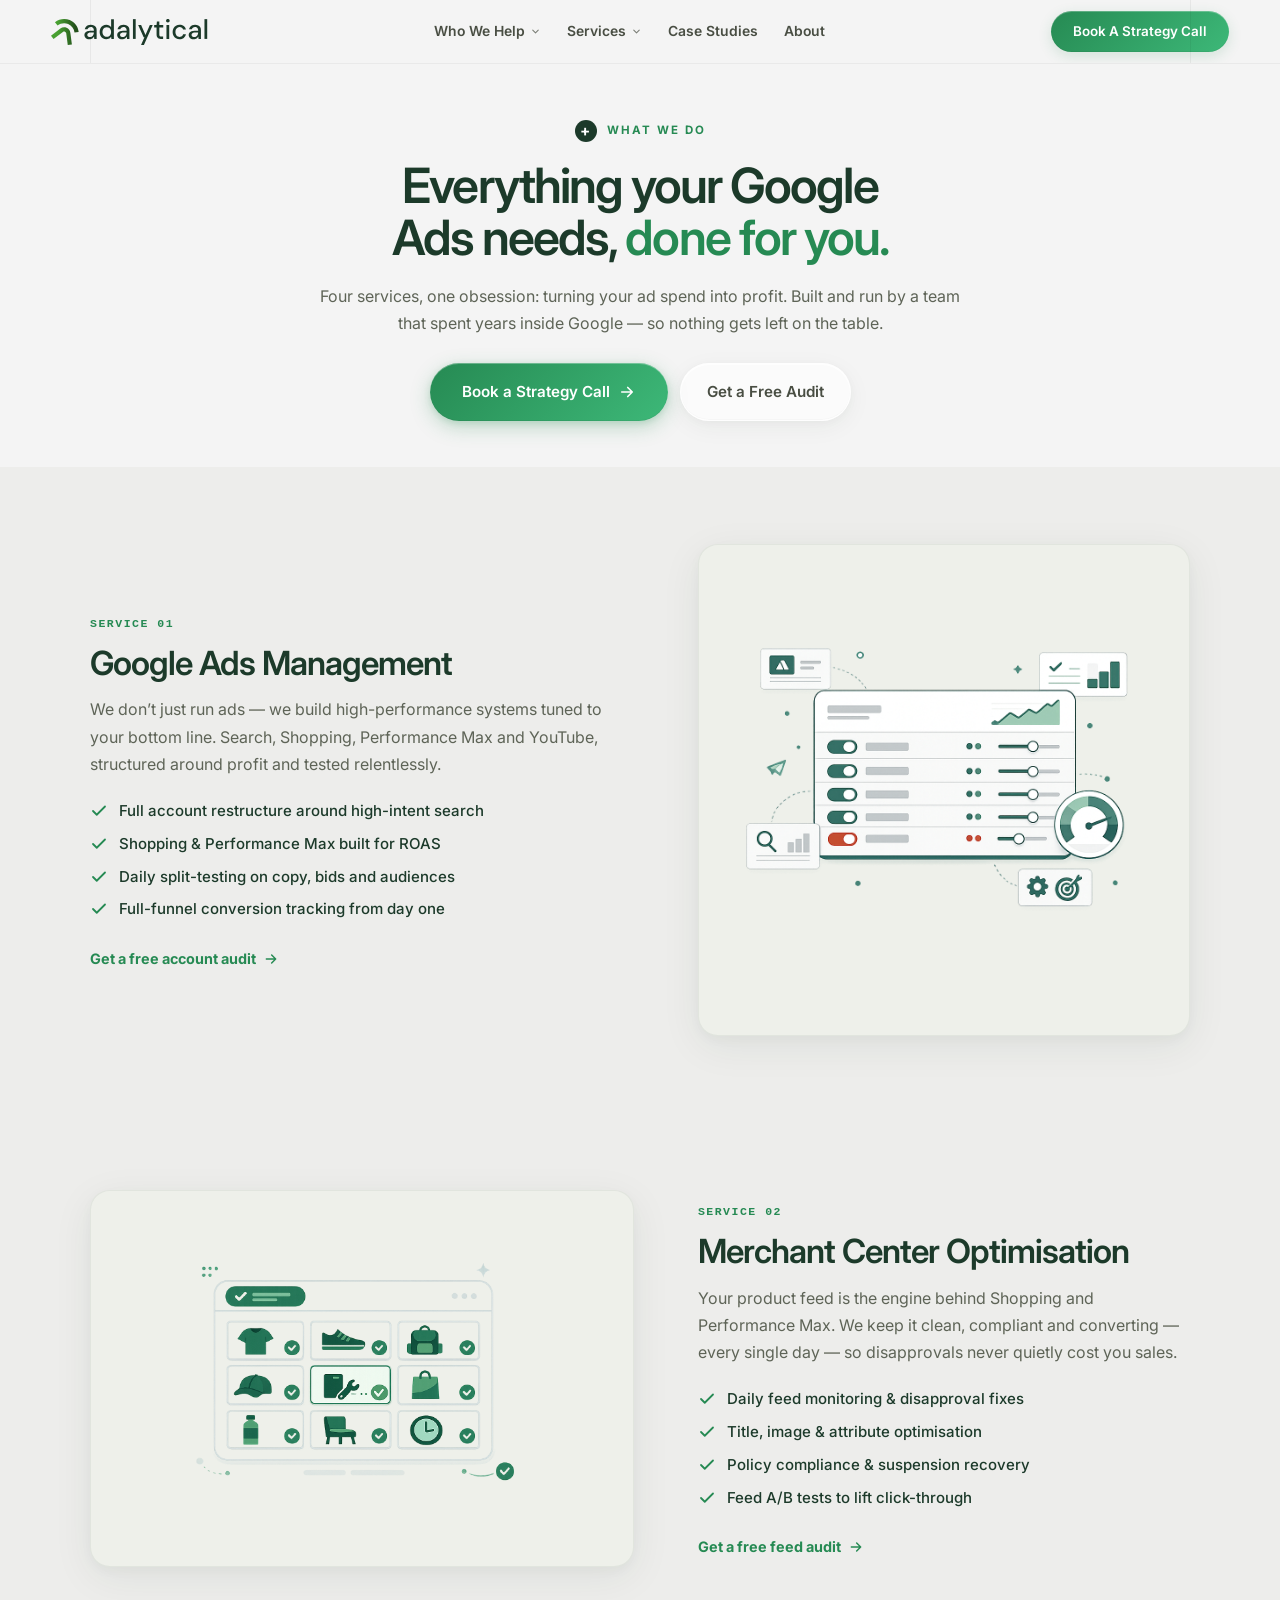
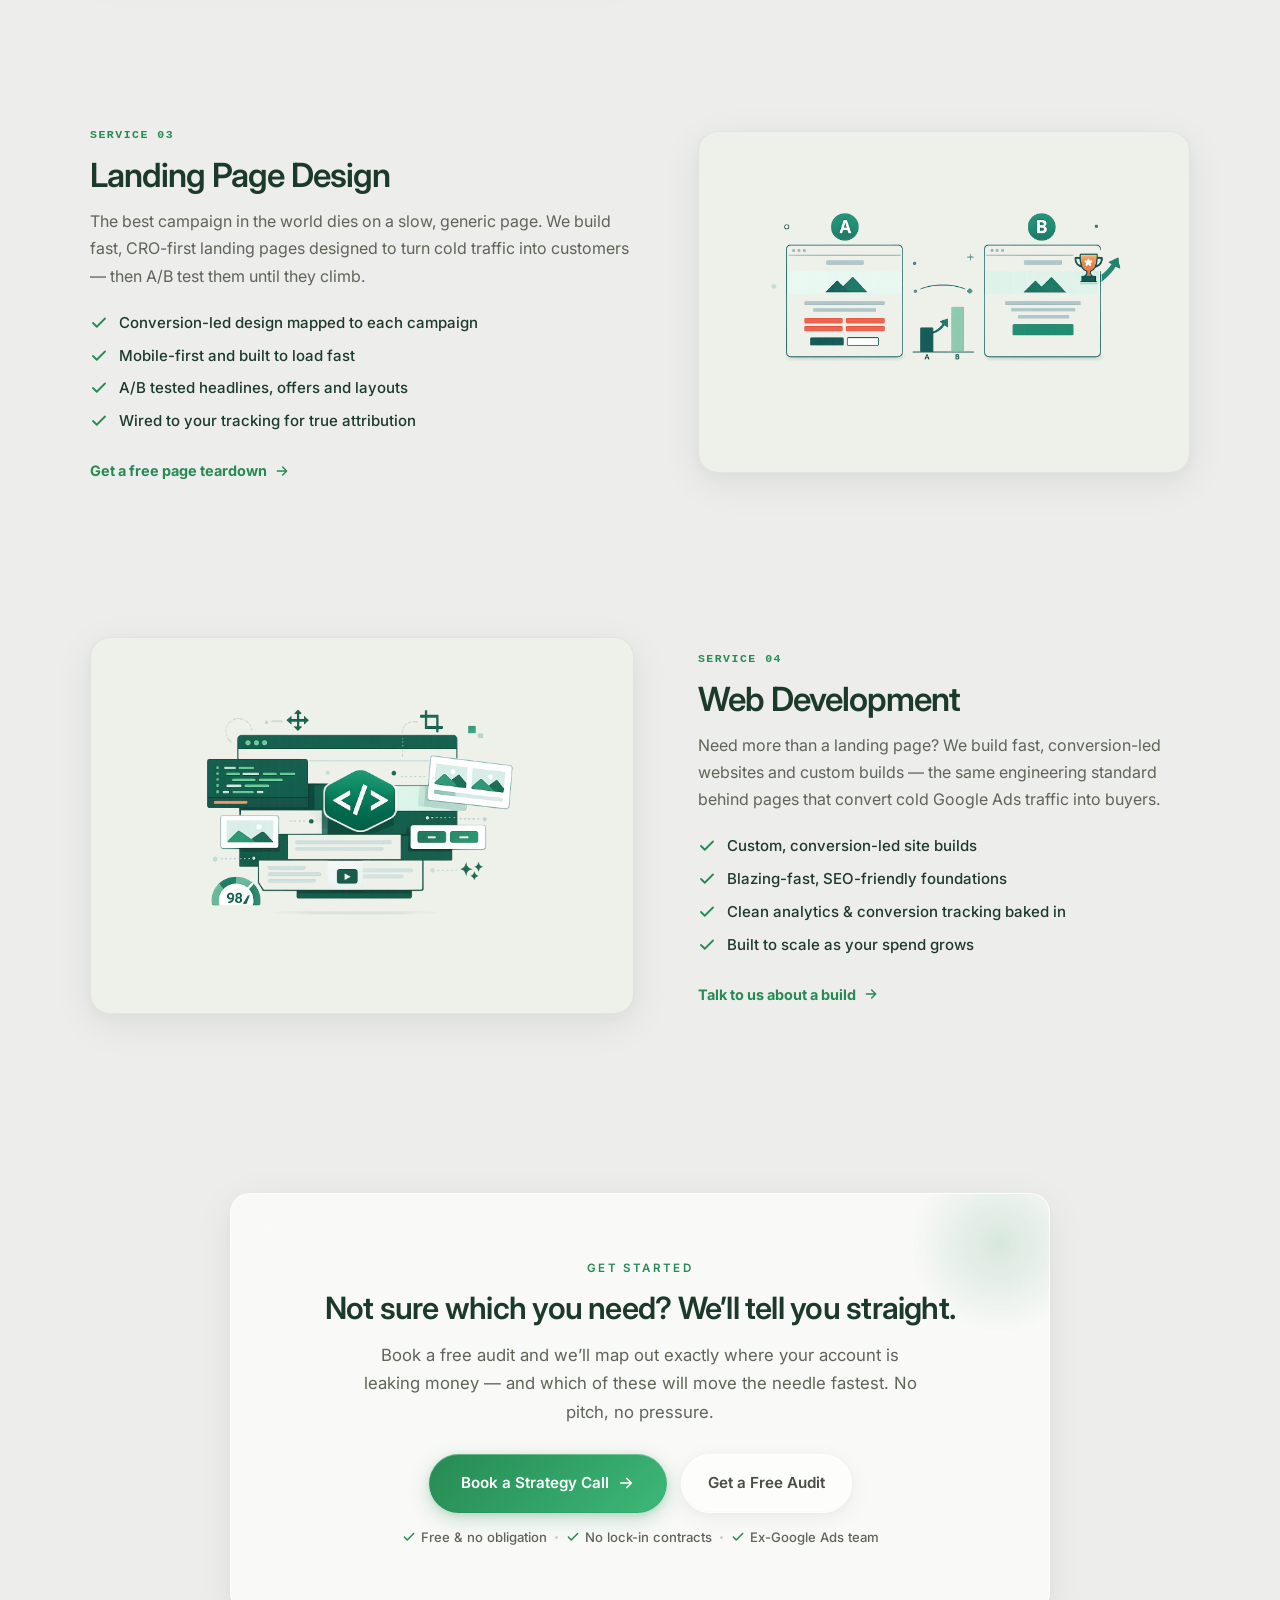
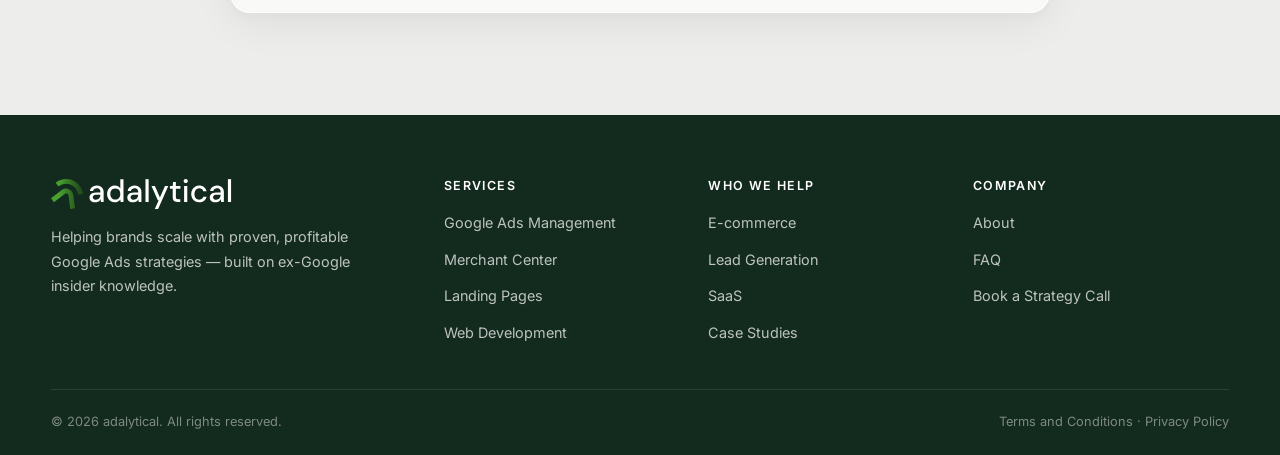
<file: services.html>
<!DOCTYPE html>
<html lang="en-AU">
<head>
<meta charset="UTF-8">
<meta name="viewport" content="width=device-width, initial-scale=1.0">
<title>Google Ads Services | Adalytical</title>
<meta name="description" content="Google Ads management, Merchant Center optimisation, landing page design and web development — done-for-you by an ex-Google team, tracked to the dollar.">
<link rel="preconnect" href="https://fonts.googleapis.com">
<link rel="preconnect" href="https://fonts.gstatic.com" crossorigin>
<link href="https://fonts.googleapis.com/css2?family=Inter:wght@400;500;600;700;800&display=swap" rel="stylesheet">
<link rel="stylesheet" href="assets/site.css">
<link rel="stylesheet" href="assets/pages.css">
<link rel="stylesheet" href="assets/lp.css">
</head>
<body>

<!-- ============ NAV ============ -->
<nav class="nav">
  <div class="nav-in">
    <a href="index.html" class="logo" aria-label="Adalytical home">
      <img class="logo-img logo-light" src="images/adalytical-logo-white.svg" alt="Adalytical">
      <img class="logo-img logo-dark" src="images/adalytical-logo-dark.svg" alt="Adalytical">
    </a>
    <ul class="nav-l">
      <li class="has-mega">
        <a href="index.html#industries">Who We Help <svg class="nav-car" viewBox="0 0 24 24" fill="none" stroke="currentColor" stroke-width="2.4"><path d="M6 9l6 6 6-6" stroke-linecap="round" stroke-linejoin="round"/></svg></a>
        <div class="mega">
          <div class="mega-card">
            <div class="mega-col">
              <h4><a href="ecommerce.html">E-commerce</a></h4>
              <a href="ecommerce.html#google-ads"><svg viewBox="0 0 24 24" fill="none" stroke="currentColor" stroke-width="2"><circle cx="12" cy="12" r="9"/><circle cx="12" cy="12" r="4.5"/><circle cx="12" cy="12" r="1" fill="currentColor" stroke="none"/></svg> Google Ads</a>
              <a href="ecommerce.html#merchant-center"><svg viewBox="0 0 24 24" fill="none" stroke="currentColor" stroke-width="2"><path d="M3 3h8l10 10-8 8L3 11V3z" stroke-linejoin="round"/><circle cx="7.5" cy="7.5" r="1.4"/></svg> Merchant Center</a>
              <a href="landing-pages.html"><svg viewBox="0 0 24 24" fill="none" stroke="currentColor" stroke-width="2"><rect x="4" y="3" width="16" height="18" rx="2"/><path d="M4 8h16M8 13h8M8 17h5" stroke-linecap="round"/></svg> Landing Pages</a>
              <a href="web-development.html"><svg viewBox="0 0 24 24" fill="none" stroke="currentColor" stroke-width="2"><path d="M9 8l-4 4 4 4M15 8l4 4-4 4" stroke-linecap="round" stroke-linejoin="round"/></svg> Web Development</a>
            </div>
            <div class="mega-col">
              <h4><a href="lead-generation.html">Lead Generation</a></h4>
              <a href="lead-generation.html#google-ads"><svg viewBox="0 0 24 24" fill="none" stroke="currentColor" stroke-width="2"><circle cx="12" cy="12" r="9"/><circle cx="12" cy="12" r="4.5"/><circle cx="12" cy="12" r="1" fill="currentColor" stroke="none"/></svg> Google Ads</a>
              <a href="lead-generation.html#call-tracking"><svg viewBox="0 0 24 24" fill="none" stroke="currentColor" stroke-width="2"><path d="M22 16.9v3a2 2 0 0 1-2.2 2 19.8 19.8 0 0 1-8.6-3.1 19.5 19.5 0 0 1-6-6A19.8 19.8 0 0 1 2.1 4.2 2 2 0 0 1 4.1 2h3a2 2 0 0 1 2 1.7c.1 1 .4 1.9.7 2.8a2 2 0 0 1-.5 2.1L8.1 9.9a16 16 0 0 0 6 6l1.3-1.2a2 2 0 0 1 2.1-.5c.9.3 1.8.6 2.8.7a2 2 0 0 1 1.8 2z" stroke-linecap="round" stroke-linejoin="round"/></svg> Call &amp; Form Tracking</a>
              <a href="landing-pages.html"><svg viewBox="0 0 24 24" fill="none" stroke="currentColor" stroke-width="2"><rect x="4" y="3" width="16" height="18" rx="2"/><path d="M4 8h16M8 13h8M8 17h5" stroke-linecap="round"/></svg> Landing Pages</a>
              <a href="web-development.html"><svg viewBox="0 0 24 24" fill="none" stroke="currentColor" stroke-width="2"><path d="M9 8l-4 4 4 4M15 8l4 4-4 4" stroke-linecap="round" stroke-linejoin="round"/></svg> Web Development</a>
            </div>
            <div class="mega-col">
              <h4><a href="saas.html">SaaS</a></h4>
              <a href="saas.html#google-ads"><svg viewBox="0 0 24 24" fill="none" stroke="currentColor" stroke-width="2"><circle cx="12" cy="12" r="9"/><circle cx="12" cy="12" r="4.5"/><circle cx="12" cy="12" r="1" fill="currentColor" stroke="none"/></svg> Google Ads</a>
              <a href="saas.html#demo-funnels"><svg viewBox="0 0 24 24" fill="none" stroke="currentColor" stroke-width="2"><path d="M3 4h18l-7 8v7l-4 2v-9z" stroke-linejoin="round"/></svg> Demo &amp; Trial Funnels</a>
              <a href="landing-pages.html"><svg viewBox="0 0 24 24" fill="none" stroke="currentColor" stroke-width="2"><rect x="4" y="3" width="16" height="18" rx="2"/><path d="M4 8h16M8 13h8M8 17h5" stroke-linecap="round"/></svg> Landing Pages</a>
              <a href="web-development.html"><svg viewBox="0 0 24 24" fill="none" stroke="currentColor" stroke-width="2"><path d="M9 8l-4 4 4 4M15 8l4 4-4 4" stroke-linecap="round" stroke-linejoin="round"/></svg> Web Development</a>
            </div>
            <div class="mega-feat">
              <div>
                <span class="mf-tag">Free audit</span>
                <h5>See exactly where your Google Ads account is leaking budget.</h5>
              </div>
              <a href="index.html#book" class="mf-link">Book a strategy call <svg viewBox="0 0 24 24" fill="none" stroke="currentColor" stroke-width="2.2"><path d="M5 12h14M13 6l6 6-6 6" stroke-linecap="round" stroke-linejoin="round"/></svg></a>
            </div>
          </div>
        </div>
      </li>
      <li class="has-drop">
        <a href="services.html">Services <svg class="nav-car" viewBox="0 0 24 24" fill="none" stroke="currentColor" stroke-width="2.4"><path d="M6 9l6 6 6-6" stroke-linecap="round" stroke-linejoin="round"/></svg></a>
        <div class="drop">
          <a href="services.html#google-ads"><strong>Google Ads Management</strong><span>Full-funnel systems built to convert</span></a>
          <a href="services.html#merchant-center"><strong>Merchant Center Optimisation</strong><span>Daily feed optimisation &amp; fixes</span></a>
          <a href="landing-pages.html"><strong>Landing Page Design</strong><span>CRO-first, built to sell</span></a>
          <a href="web-development.html"><strong>Web Development</strong><span>Custom sites &amp; conversion-led builds</span></a>
        </div>
      </li>
      <li><a href="case-studies.html">Case Studies</a></li>
      <li><a href="about.html">About</a></li>
    </ul>
    <div class="nav-r">
      <a href="index.html#book" class="nav-cta">Book A Strategy Call</a>
      <button class="mob-tog" aria-label="Open menu"><span class="mob-bars"><span></span><span></span><span></span></span><span class="mob-lbl">Menu</span></button>
    </div>
  </div>
</nav>

<!-- ============ MOBILE DRAWER ============ -->
<div class="mdrawer">
  <div class="mdrawer-top">
    <a href="index.html" class="logo"><img class="logo-img" src="images/adalytical-logo-white.svg" alt="Adalytical"></a>
    <button class="mdrawer-close" aria-label="Close menu"><svg viewBox="0 0 24 24" fill="none" stroke="currentColor" stroke-width="2"><path d="M18 6 6 18M6 6l12 12" stroke-linecap="round"/></svg></button>
  </div>
  <ul class="mdrawer-list">
    <li><a href="index.html"><span class="mdi"><svg viewBox="0 0 24 24" fill="none" stroke="currentColor"><path d="M4 11l8-6 8 6v9H4z" stroke-linejoin="round"/><path d="M9 20v-6h6v6" stroke-linejoin="round"/></svg></span>Home<svg class="mdc" viewBox="0 0 24 24" fill="none" stroke="currentColor"><path d="M9 6l6 6-6 6" stroke-linecap="round" stroke-linejoin="round"/></svg></a></li>
    <li><a href="services.html"><span class="mdi"><svg viewBox="0 0 24 24" fill="none" stroke="currentColor"><rect x="3" y="3" width="7" height="7" rx="1.5"/><rect x="14" y="3" width="7" height="7" rx="1.5"/><rect x="3" y="14" width="7" height="7" rx="1.5"/><rect x="14" y="14" width="7" height="7" rx="1.5"/></svg></span>Services<svg class="mdc" viewBox="0 0 24 24" fill="none" stroke="currentColor"><path d="M9 6l6 6-6 6" stroke-linecap="round" stroke-linejoin="round"/></svg></a></li>
    <li><a href="case-studies.html"><span class="mdi"><svg viewBox="0 0 24 24" fill="none" stroke="currentColor"><path d="M3 3v18h18" stroke-linecap="round"/><path d="M7 14l4-4 3 3 5-6" stroke-linecap="round" stroke-linejoin="round"/></svg></span>Case Studies<svg class="mdc" viewBox="0 0 24 24" fill="none" stroke="currentColor"><path d="M9 6l6 6-6 6" stroke-linecap="round" stroke-linejoin="round"/></svg></a></li>
    <li><a href="ecommerce.html"><span class="mdi"><svg viewBox="0 0 24 24" fill="none" stroke="currentColor"><path d="M6 6h15l-1.5 9h-12z" stroke-linejoin="round"/><path d="M6 6 5 3H2" stroke-linecap="round"/><circle cx="9" cy="20" r="1.4"/><circle cx="18" cy="20" r="1.4"/></svg></span>E-commerce<svg class="mdc" viewBox="0 0 24 24" fill="none" stroke="currentColor"><path d="M9 6l6 6-6 6" stroke-linecap="round" stroke-linejoin="round"/></svg></a></li>
    <li><a href="lead-generation.html"><span class="mdi"><svg viewBox="0 0 24 24" fill="none" stroke="currentColor"><path d="M22 16.9v3a2 2 0 0 1-2.2 2 19.8 19.8 0 0 1-8.6-3.1 19.5 19.5 0 0 1-6-6A19.8 19.8 0 0 1 2.1 4.2 2 2 0 0 1 4.1 2h3a2 2 0 0 1 2 1.7c.1 1 .4 1.9.7 2.8a2 2 0 0 1-.5 2.1L8.1 9.9a16 16 0 0 0 6 6l1.3-1.2a2 2 0 0 1 2.1-.5c.9.3 1.8.6 2.8.7a2 2 0 0 1 1.8 2z" stroke-linecap="round" stroke-linejoin="round"/></svg></span>Lead Generation<svg class="mdc" viewBox="0 0 24 24" fill="none" stroke="currentColor"><path d="M9 6l6 6-6 6" stroke-linecap="round" stroke-linejoin="round"/></svg></a></li>
    <li><a href="saas.html"><span class="mdi"><svg viewBox="0 0 24 24" fill="none" stroke="currentColor"><path d="M9 8l-4 4 4 4M15 8l4 4-4 4" stroke-linecap="round" stroke-linejoin="round"/></svg></span>SaaS<svg class="mdc" viewBox="0 0 24 24" fill="none" stroke="currentColor"><path d="M9 6l6 6-6 6" stroke-linecap="round" stroke-linejoin="round"/></svg></a></li>
    <li><a href="landing-pages.html"><span class="mdi"><svg viewBox="0 0 24 24" fill="none" stroke="currentColor"><rect x="4" y="3" width="16" height="18" rx="2"/><path d="M4 8h16M8 13h8M8 17h5" stroke-linecap="round"/></svg></span>Landing Pages<svg class="mdc" viewBox="0 0 24 24" fill="none" stroke="currentColor"><path d="M9 6l6 6-6 6" stroke-linecap="round" stroke-linejoin="round"/></svg></a></li>
    <li><a href="web-development.html"><span class="mdi"><svg viewBox="0 0 24 24" fill="none" stroke="currentColor"><path d="M8 4l-4 8 4 8M16 4l4 8-4 8M13 3l-2 18" stroke-linecap="round" stroke-linejoin="round"/></svg></span>Web Development<svg class="mdc" viewBox="0 0 24 24" fill="none" stroke="currentColor"><path d="M9 6l6 6-6 6" stroke-linecap="round" stroke-linejoin="round"/></svg></a></li>
    <li><a href="about.html"><span class="mdi"><svg viewBox="0 0 24 24" fill="none" stroke="currentColor"><circle cx="9" cy="8" r="3"/><path d="M3 20c0-3 2.7-5 6-5s6 2 6 5" stroke-linecap="round"/><path d="M16 6a3 3 0 0 1 0 6M21 20c0-2.4-1.4-4-3.4-4.7" stroke-linecap="round"/></svg></span>About<svg class="mdc" viewBox="0 0 24 24" fill="none" stroke="currentColor"><path d="M9 6l6 6-6 6" stroke-linecap="round" stroke-linejoin="round"/></svg></a></li>
  </ul>
  <div class="mdrawer-cta">
    <a href="index.html#book" class="mc-quote">Book A Strategy Call</a>
    <a href="index.html#book" class="mc-audit">Get a Free Audit</a>
  </div>
</div>

<!-- ============ HERO ============ -->
<div class="csp">
  <div class="csp-hero rvsec">
    <span class="csp-eyebrow rv"><span class="chip-plus">+</span> What we do</span>
    <h1 class="rv">Everything your Google Ads needs, <span class="accent">done for you.</span></h1>
    <p class="rv">Four services, one obsession: turning your ad spend into profit. Built and run by a team that spent years inside Google — so nothing gets left on the table.</p>
    <div class="csp-cta rv"><a href="index.html#book" class="btn-p">Book a Strategy Call <svg viewBox="0 0 24 24" fill="none" stroke="currentColor" stroke-width="2.2" width="18" height="18"><path d="M5 12h14M13 6l6 6-6 6" stroke-linecap="round" stroke-linejoin="round"/></svg></a><a href="index.html#book" class="btn-s">Get a Free Audit</a></div>
  </div>
</div>

<!-- ============ SERVICE 01 — GOOGLE ADS ============ -->
<section class="sec sec-cream rvsec svc" id="google-ads">
  <div class="ctr">
    <div class="svc-grid">
      <div class="svc-copy rv">
        <span class="svc-num">Service 01</span>
        <h2>Google Ads Management</h2>
        <p>We don’t just run ads — we build high-performance systems tuned to your bottom line. Search, Shopping, Performance Max and YouTube, structured around profit and tested relentlessly.</p>
        <ul class="svc-list">
          <li><svg viewBox="0 0 24 24" fill="none" stroke="currentColor"><path d="M20 6 9 17l-5-5" stroke-linecap="round" stroke-linejoin="round"/></svg>Full account restructure around high-intent search</li>
          <li><svg viewBox="0 0 24 24" fill="none" stroke="currentColor"><path d="M20 6 9 17l-5-5" stroke-linecap="round" stroke-linejoin="round"/></svg>Shopping &amp; Performance Max built for ROAS</li>
          <li><svg viewBox="0 0 24 24" fill="none" stroke="currentColor"><path d="M20 6 9 17l-5-5" stroke-linecap="round" stroke-linejoin="round"/></svg>Daily split-testing on copy, bids and audiences</li>
          <li><svg viewBox="0 0 24 24" fill="none" stroke="currentColor"><path d="M20 6 9 17l-5-5" stroke-linecap="round" stroke-linejoin="round"/></svg>Full-funnel conversion tracking from day one</li>
        </ul>
        <a href="index.html#book" class="svc-link">Get a free account audit <svg viewBox="0 0 24 24" fill="none" stroke="currentColor" stroke-width="2.2"><path d="M5 12h14M13 6l6 6-6 6" stroke-linecap="round" stroke-linejoin="round"/></svg></a>
      </div>
      <div class="svc-viz rv">
        <div class="svc-fig"><img src="images/gfx-manage.png" alt="Google Ads campaign management and optimisation controls" loading="lazy" width="1536" height="1024"></div>
      </div>
    </div>
  </div>
</section>

<!-- ============ SERVICE 02 — MERCHANT CENTER ============ -->
<section class="sec sec-cream rvsec svc" id="merchant-center">
  <div class="ctr">
    <div class="svc-grid rev">
      <div class="svc-copy rv">
        <span class="svc-num">Service 02</span>
        <h2>Merchant Center Optimisation</h2>
        <p>Your product feed is the engine behind Shopping and Performance Max. We keep it clean, compliant and converting — every single day — so disapprovals never quietly cost you sales.</p>
        <ul class="svc-list">
          <li><svg viewBox="0 0 24 24" fill="none" stroke="currentColor"><path d="M20 6 9 17l-5-5" stroke-linecap="round" stroke-linejoin="round"/></svg>Daily feed monitoring &amp; disapproval fixes</li>
          <li><svg viewBox="0 0 24 24" fill="none" stroke="currentColor"><path d="M20 6 9 17l-5-5" stroke-linecap="round" stroke-linejoin="round"/></svg>Title, image &amp; attribute optimisation</li>
          <li><svg viewBox="0 0 24 24" fill="none" stroke="currentColor"><path d="M20 6 9 17l-5-5" stroke-linecap="round" stroke-linejoin="round"/></svg>Policy compliance &amp; suspension recovery</li>
          <li><svg viewBox="0 0 24 24" fill="none" stroke="currentColor"><path d="M20 6 9 17l-5-5" stroke-linecap="round" stroke-linejoin="round"/></svg>Feed A/B tests to lift click-through</li>
        </ul>
        <a href="index.html#book" class="svc-link">Get a free feed audit <svg viewBox="0 0 24 24" fill="none" stroke="currentColor" stroke-width="2.2"><path d="M5 12h14M13 6l6 6-6 6" stroke-linecap="round" stroke-linejoin="round"/></svg></a>
      </div>
      <div class="svc-viz rv">
        <div class="svc-fig"><img src="images/gfx-merchant-feed.png" alt="Merchant Center product feed with all products approved" loading="lazy" width="1536" height="1024"></div>
      </div>
    </div>
  </div>
</section>

<!-- ============ SERVICE 03 — LANDING PAGES ============ -->
<section class="sec sec-cream rvsec svc" id="landing-pages">
  <div class="ctr">
    <div class="svc-grid">
      <div class="svc-copy rv">
        <span class="svc-num">Service 03</span>
        <h2>Landing Page Design</h2>
        <p>The best campaign in the world dies on a slow, generic page. We build fast, CRO-first landing pages designed to turn cold traffic into customers — then A/B test them until they climb.</p>
        <ul class="svc-list">
          <li><svg viewBox="0 0 24 24" fill="none" stroke="currentColor"><path d="M20 6 9 17l-5-5" stroke-linecap="round" stroke-linejoin="round"/></svg>Conversion-led design mapped to each campaign</li>
          <li><svg viewBox="0 0 24 24" fill="none" stroke="currentColor"><path d="M20 6 9 17l-5-5" stroke-linecap="round" stroke-linejoin="round"/></svg>Mobile-first and built to load fast</li>
          <li><svg viewBox="0 0 24 24" fill="none" stroke="currentColor"><path d="M20 6 9 17l-5-5" stroke-linecap="round" stroke-linejoin="round"/></svg>A/B tested headlines, offers and layouts</li>
          <li><svg viewBox="0 0 24 24" fill="none" stroke="currentColor"><path d="M20 6 9 17l-5-5" stroke-linecap="round" stroke-linejoin="round"/></svg>Wired to your tracking for true attribution</li>
        </ul>
        <a href="index.html#book" class="svc-link">Get a free page teardown <svg viewBox="0 0 24 24" fill="none" stroke="currentColor" stroke-width="2.2"><path d="M5 12h14M13 6l6 6-6 6" stroke-linecap="round" stroke-linejoin="round"/></svg></a>
      </div>
      <div class="svc-viz rv">
        <div class="svc-fig"><img src="images/gfx-abtest.png" alt="Landing page A/B test with the winning variant lifting conversions" loading="lazy" width="1536" height="1024"></div>
      </div>
    </div>
  </div>
</section>

<!-- ============ SERVICE 04 — WEB DEVELOPMENT ============ -->
<section class="sec sec-cream rvsec svc" id="web-development">
  <div class="ctr">
    <div class="svc-grid rev">
      <div class="svc-copy rv">
        <span class="svc-num">Service 04</span>
        <h2>Web Development</h2>
        <p>Need more than a landing page? We build fast, conversion-led websites and custom builds — the same engineering standard behind pages that convert cold Google Ads traffic into buyers.</p>
        <ul class="svc-list">
          <li><svg viewBox="0 0 24 24" fill="none" stroke="currentColor"><path d="M20 6 9 17l-5-5" stroke-linecap="round" stroke-linejoin="round"/></svg>Custom, conversion-led site builds</li>
          <li><svg viewBox="0 0 24 24" fill="none" stroke="currentColor"><path d="M20 6 9 17l-5-5" stroke-linecap="round" stroke-linejoin="round"/></svg>Blazing-fast, SEO-friendly foundations</li>
          <li><svg viewBox="0 0 24 24" fill="none" stroke="currentColor"><path d="M20 6 9 17l-5-5" stroke-linecap="round" stroke-linejoin="round"/></svg>Clean analytics &amp; conversion tracking baked in</li>
          <li><svg viewBox="0 0 24 24" fill="none" stroke="currentColor"><path d="M20 6 9 17l-5-5" stroke-linecap="round" stroke-linejoin="round"/></svg>Built to scale as your spend grows</li>
        </ul>
        <a href="index.html#book" class="svc-link">Talk to us about a build <svg viewBox="0 0 24 24" fill="none" stroke="currentColor" stroke-width="2.2"><path d="M5 12h14M13 6l6 6-6 6" stroke-linecap="round" stroke-linejoin="round"/></svg></a>
      </div>
      <div class="svc-viz rv">
        <div class="svc-fig"><img src="images/gfx-webdev.png" alt="Custom web development and conversion-led site build" loading="lazy" width="1536" height="1024"></div>
      </div>
    </div>
  </div>
</section>

<!-- ============ FINAL CTA ============ -->
<section class="sec sec-cream cta rvsec" id="book">
  <div class="ctr">
    <div class="cta-card rv">
      <span class="sec-tag">Get started</span>
      <h2>Not sure which you need? We’ll tell you straight.</h2>
      <p>Book a free audit and we’ll map out exactly where your account is leaking money — and which of these will move the needle fastest. No pitch, no pressure.</p>
      <div class="cta-btns"><a href="index.html#book" class="btn-p">Book a Strategy Call <svg viewBox="0 0 24 24" fill="none" stroke="currentColor" stroke-width="2.2" width="18" height="18"><path d="M5 12h14M13 6l6 6-6 6" stroke-linecap="round" stroke-linejoin="round"/></svg></a><a href="index.html#book" class="btn-s">Get a Free Audit</a></div>
      <div class="cta-micro" style="justify-content:center">
        <span class="cm-i"><svg viewBox="0 0 24 24" fill="none" stroke="currentColor" stroke-width="2.6"><path d="M20 6 9 17l-5-5" stroke-linecap="round" stroke-linejoin="round"/></svg>Free &amp; no obligation</span>
        <span class="cm-sep"></span>
        <span class="cm-i"><svg viewBox="0 0 24 24" fill="none" stroke="currentColor" stroke-width="2.6"><path d="M20 6 9 17l-5-5" stroke-linecap="round" stroke-linejoin="round"/></svg>No lock-in contracts</span>
        <span class="cm-sep"></span>
        <span class="cm-i"><svg viewBox="0 0 24 24" fill="none" stroke="currentColor" stroke-width="2.6"><path d="M20 6 9 17l-5-5" stroke-linecap="round" stroke-linejoin="round"/></svg>Ex-Google Ads team</span>
      </div>
    </div>
  </div>
</section>

<!-- ============ FOOTER ============ -->
<footer class="footer" id="contact">
  <div class="ctr">
    <div class="footer-grid">
      <div class="footer-brand">
        <a href="index.html" class="logo"><img class="logo-img" src="images/adalytical-logo-white.svg" alt="Adalytical"></a>
        <p>Helping brands scale with proven, profitable Google Ads strategies — built on ex-Google insider knowledge.</p>
      </div>
      <div>
        <h5>Services</h5>
        <ul class="footer-links">
          <li><a href="services.html#google-ads">Google Ads Management</a></li>
          <li><a href="services.html#merchant-center">Merchant Center</a></li>
          <li><a href="landing-pages.html">Landing Pages</a></li>
          <li><a href="web-development.html">Web Development</a></li>
        </ul>
      </div>
      <div>
        <h5>Who we help</h5>
        <ul class="footer-links">
          <li><a href="ecommerce.html">E-commerce</a></li>
          <li><a href="lead-generation.html">Lead Generation</a></li>
          <li><a href="saas.html">SaaS</a></li>
          <li><a href="case-studies.html">Case Studies</a></li>
        </ul>
      </div>
      <div>
        <h5>Company</h5>
        <ul class="footer-links">
          <li><a href="about.html">About</a></li>
          <li><a href="index.html#faq">FAQ</a></li>
          <li><a href="index.html#book">Book a Strategy Call</a></li>
        </ul>
      </div>
    </div>
    <div class="footer-bottom">
      <span>© <span id="year">2026</span> adalytical. All rights reserved.</span>
      <span>Terms and Conditions · Privacy Policy</span>
    </div>
  </div>
</footer>

<div class="float-cta">
  <a href="index.html#book" class="float-btn">
    <svg viewBox="0 0 24 24" fill="none" stroke="currentColor" stroke-width="2.2"><path d="M22 16.92v3a2 2 0 0 1-2.18 2 19.79 19.79 0 0 1-8.63-3.07 19.5 19.5 0 0 1-6-6A19.79 19.79 0 0 1 2.08 4.18 2 2 0 0 1 4.06 2h3a2 2 0 0 1 2 1.72c.13.96.36 1.9.7 2.81a2 2 0 0 1-.45 2.11L8.09 9.91a16 16 0 0 0 6 6l1.27-1.22a2 2 0 0 1 2.11-.45c.91.34 1.85.57 2.81.7A2 2 0 0 1 22 16.92z" stroke-linecap="round" stroke-linejoin="round"/></svg>
    Book a Strategy Call
  </a>
</div>

<script src="assets/site.js"></script>
</body>
</html>
</file>
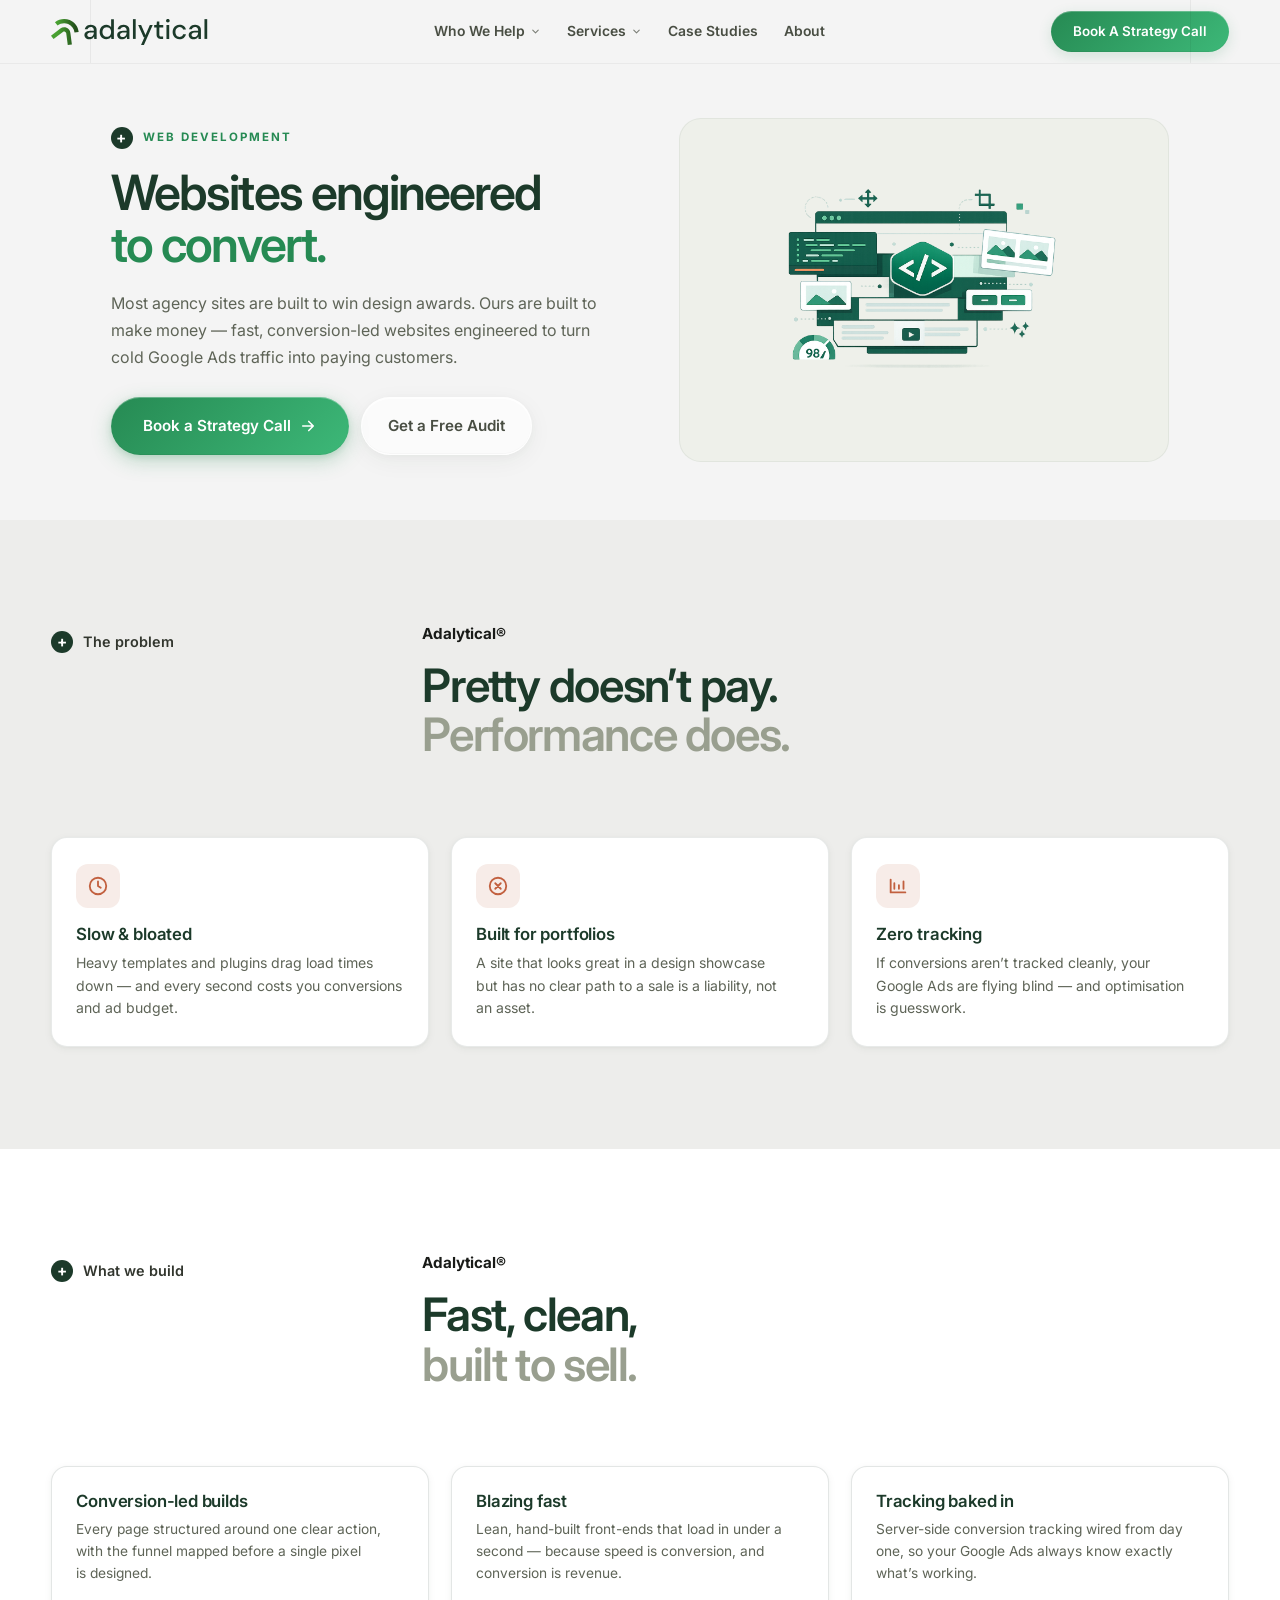
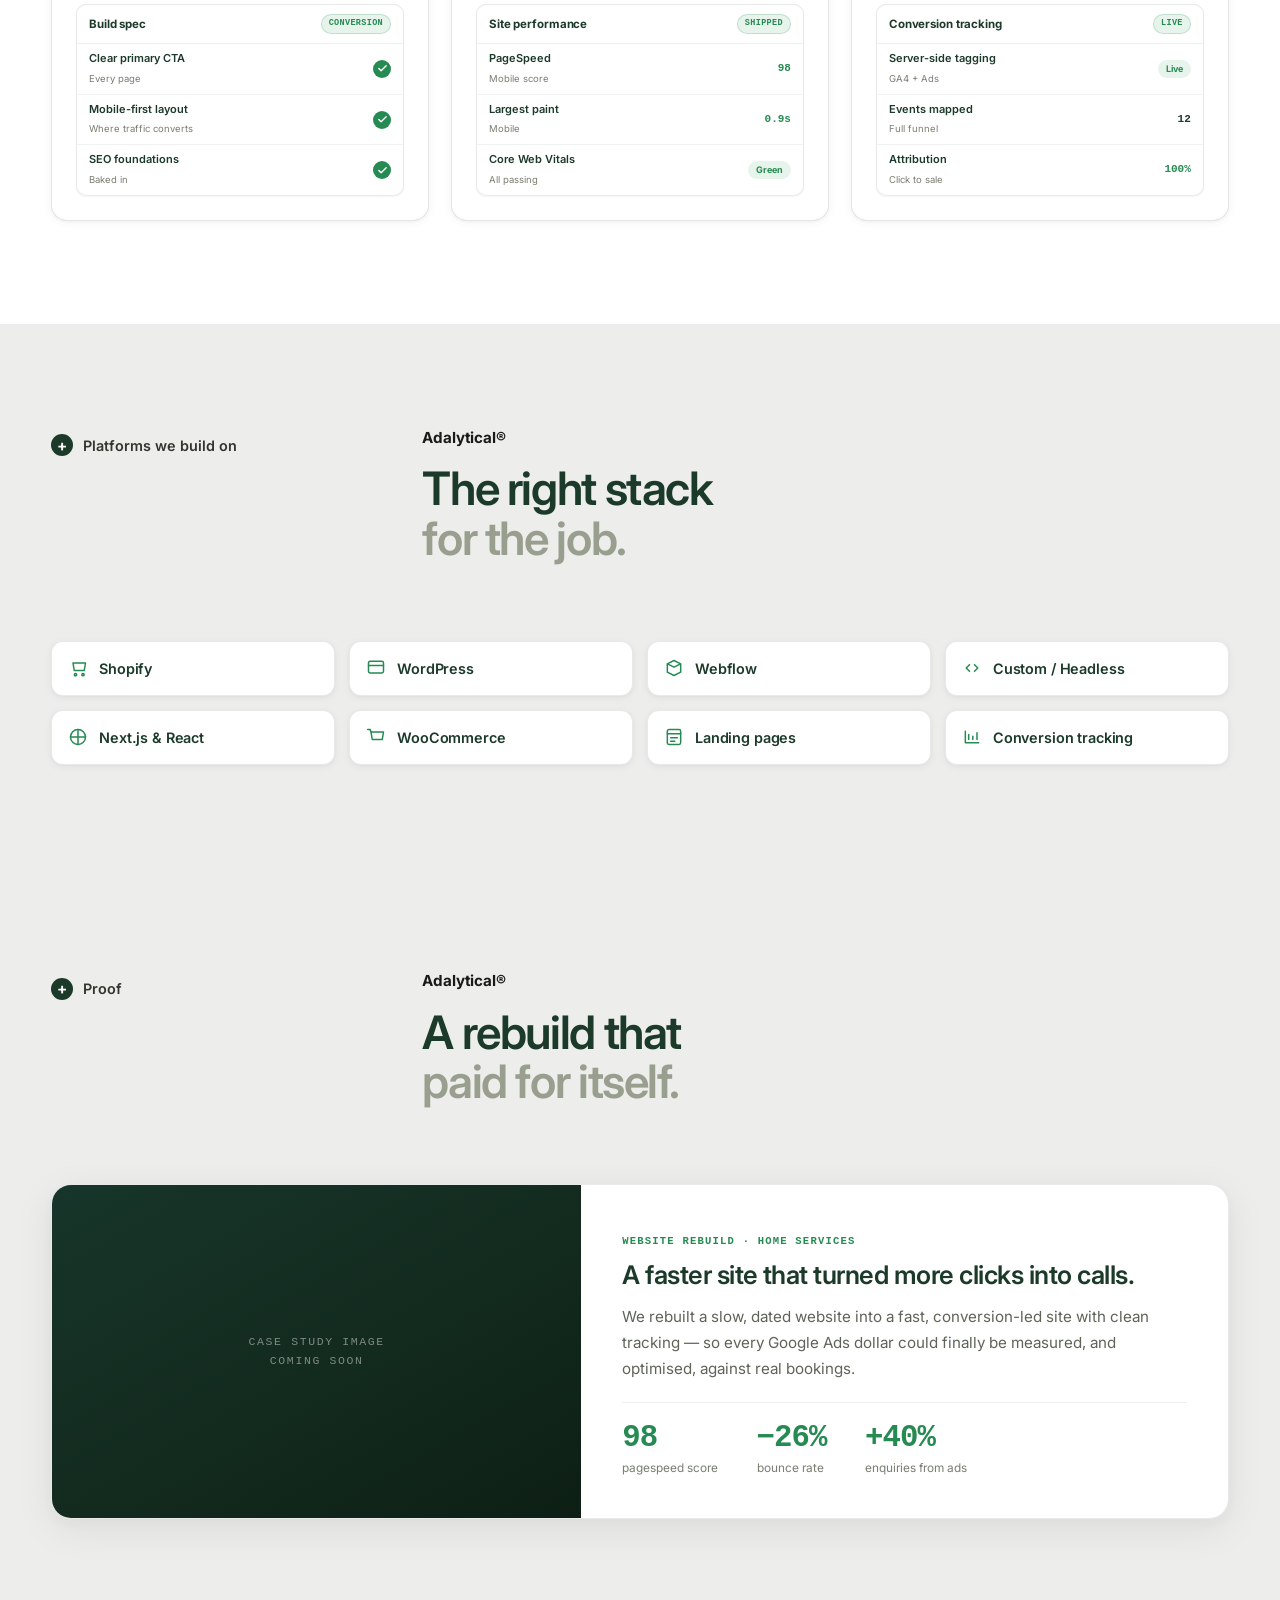
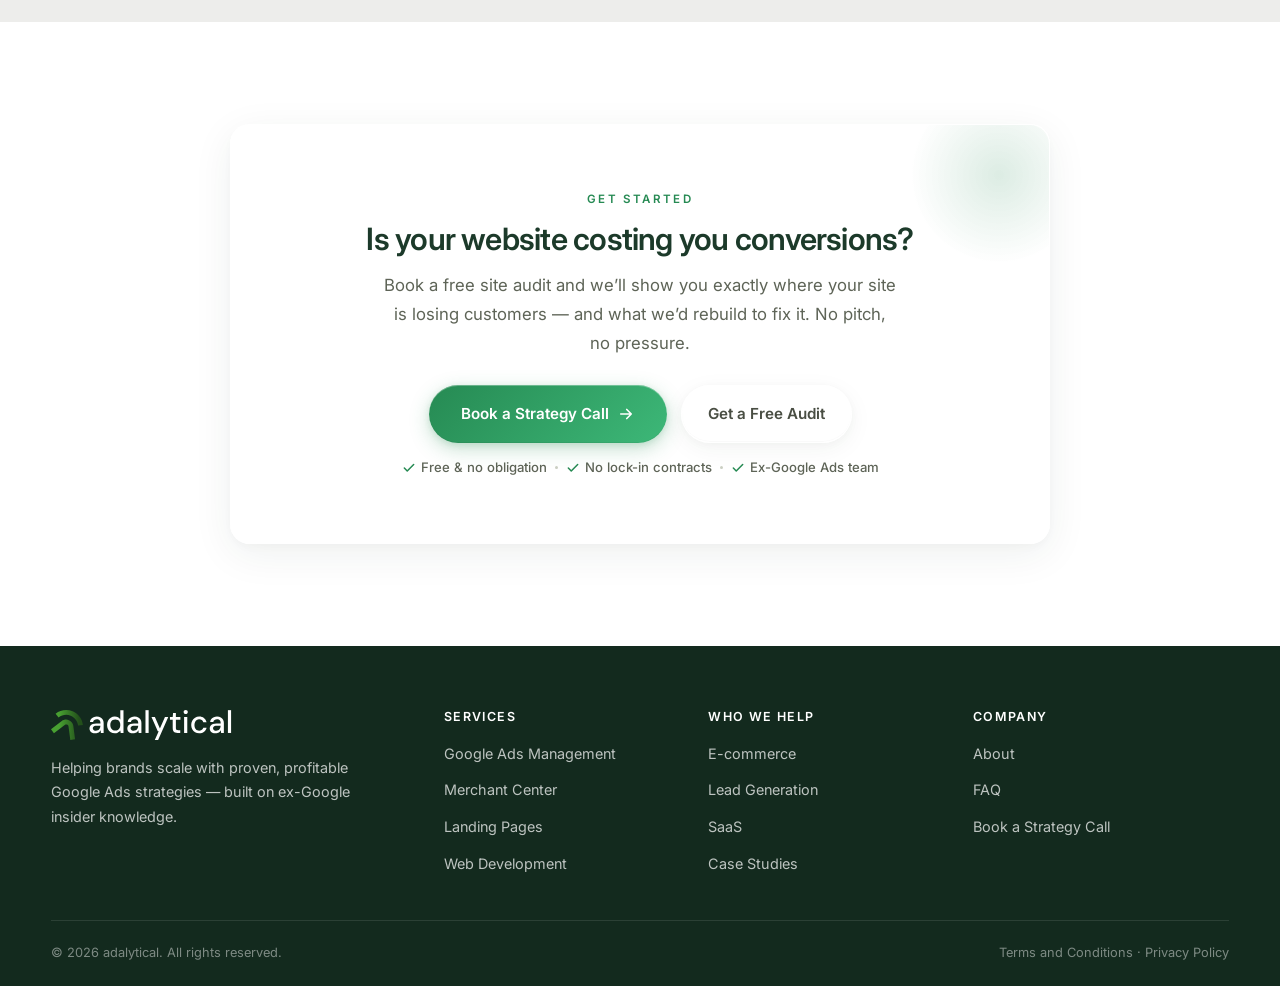
<file: web-development.html>
<!DOCTYPE html>
<html lang="en-AU">
<head>
<meta charset="UTF-8">
<meta name="viewport" content="width=device-width, initial-scale=1.0">
<title>Web Development for Google Ads | Adalytical</title>
<meta name="description" content="Fast, conversion-led websites engineered to turn your Google Ads traffic into customers. Built for speed, with clean conversion tracking baked in.">
<link rel="preconnect" href="https://fonts.googleapis.com">
<link rel="preconnect" href="https://fonts.gstatic.com" crossorigin>
<link href="https://fonts.googleapis.com/css2?family=Inter:wght@400;500;600;700;800&display=swap" rel="stylesheet">
<link rel="stylesheet" href="assets/site.css">
<link rel="stylesheet" href="assets/pages.css">
<link rel="stylesheet" href="assets/lp.css">
</head>
<body>

<!-- ============ NAV ============ -->
<nav class="nav">
  <div class="nav-in">
    <a href="index.html" class="logo" aria-label="Adalytical home">
      <img class="logo-img logo-light" src="images/adalytical-logo-white.svg" alt="Adalytical">
      <img class="logo-img logo-dark" src="images/adalytical-logo-dark.svg" alt="Adalytical">
    </a>
    <ul class="nav-l">
      <li class="has-mega">
        <a href="index.html#industries">Who We Help <svg class="nav-car" viewBox="0 0 24 24" fill="none" stroke="currentColor" stroke-width="2.4"><path d="M6 9l6 6 6-6" stroke-linecap="round" stroke-linejoin="round"/></svg></a>
        <div class="mega">
          <div class="mega-card">
            <div class="mega-col">
              <h4><a href="ecommerce.html">E-commerce</a></h4>
              <a href="ecommerce.html#google-ads"><svg viewBox="0 0 24 24" fill="none" stroke="currentColor" stroke-width="2"><circle cx="12" cy="12" r="9"/><circle cx="12" cy="12" r="4.5"/><circle cx="12" cy="12" r="1" fill="currentColor" stroke="none"/></svg> Google Ads</a>
              <a href="ecommerce.html#merchant-center"><svg viewBox="0 0 24 24" fill="none" stroke="currentColor" stroke-width="2"><path d="M3 3h8l10 10-8 8L3 11V3z" stroke-linejoin="round"/><circle cx="7.5" cy="7.5" r="1.4"/></svg> Merchant Center</a>
              <a href="landing-pages.html"><svg viewBox="0 0 24 24" fill="none" stroke="currentColor" stroke-width="2"><rect x="4" y="3" width="16" height="18" rx="2"/><path d="M4 8h16M8 13h8M8 17h5" stroke-linecap="round"/></svg> Landing Pages</a>
              <a href="web-development.html"><svg viewBox="0 0 24 24" fill="none" stroke="currentColor" stroke-width="2"><path d="M9 8l-4 4 4 4M15 8l4 4-4 4" stroke-linecap="round" stroke-linejoin="round"/></svg> Web Development</a>
            </div>
            <div class="mega-col">
              <h4><a href="lead-generation.html">Lead Generation</a></h4>
              <a href="lead-generation.html#google-ads"><svg viewBox="0 0 24 24" fill="none" stroke="currentColor" stroke-width="2"><circle cx="12" cy="12" r="9"/><circle cx="12" cy="12" r="4.5"/><circle cx="12" cy="12" r="1" fill="currentColor" stroke="none"/></svg> Google Ads</a>
              <a href="lead-generation.html#call-tracking"><svg viewBox="0 0 24 24" fill="none" stroke="currentColor" stroke-width="2"><path d="M22 16.9v3a2 2 0 0 1-2.2 2 19.8 19.8 0 0 1-8.6-3.1 19.5 19.5 0 0 1-6-6A19.8 19.8 0 0 1 2.1 4.2 2 2 0 0 1 4.1 2h3a2 2 0 0 1 2 1.7c.1 1 .4 1.9.7 2.8a2 2 0 0 1-.5 2.1L8.1 9.9a16 16 0 0 0 6 6l1.3-1.2a2 2 0 0 1 2.1-.5c.9.3 1.8.6 2.8.7a2 2 0 0 1 1.8 2z" stroke-linecap="round" stroke-linejoin="round"/></svg> Call &amp; Form Tracking</a>
              <a href="landing-pages.html"><svg viewBox="0 0 24 24" fill="none" stroke="currentColor" stroke-width="2"><rect x="4" y="3" width="16" height="18" rx="2"/><path d="M4 8h16M8 13h8M8 17h5" stroke-linecap="round"/></svg> Landing Pages</a>
              <a href="web-development.html"><svg viewBox="0 0 24 24" fill="none" stroke="currentColor" stroke-width="2"><path d="M9 8l-4 4 4 4M15 8l4 4-4 4" stroke-linecap="round" stroke-linejoin="round"/></svg> Web Development</a>
            </div>
            <div class="mega-col">
              <h4><a href="saas.html">SaaS</a></h4>
              <a href="saas.html#google-ads"><svg viewBox="0 0 24 24" fill="none" stroke="currentColor" stroke-width="2"><circle cx="12" cy="12" r="9"/><circle cx="12" cy="12" r="4.5"/><circle cx="12" cy="12" r="1" fill="currentColor" stroke="none"/></svg> Google Ads</a>
              <a href="saas.html#demo-funnels"><svg viewBox="0 0 24 24" fill="none" stroke="currentColor" stroke-width="2"><path d="M3 4h18l-7 8v7l-4 2v-9z" stroke-linejoin="round"/></svg> Demo &amp; Trial Funnels</a>
              <a href="landing-pages.html"><svg viewBox="0 0 24 24" fill="none" stroke="currentColor" stroke-width="2"><rect x="4" y="3" width="16" height="18" rx="2"/><path d="M4 8h16M8 13h8M8 17h5" stroke-linecap="round"/></svg> Landing Pages</a>
              <a href="web-development.html"><svg viewBox="0 0 24 24" fill="none" stroke="currentColor" stroke-width="2"><path d="M9 8l-4 4 4 4M15 8l4 4-4 4" stroke-linecap="round" stroke-linejoin="round"/></svg> Web Development</a>
            </div>
            <div class="mega-feat">
              <div>
                <span class="mf-tag">Free audit</span>
                <h5>See exactly where your Google Ads account is leaking budget.</h5>
              </div>
              <a href="index.html#book" class="mf-link">Book a strategy call <svg viewBox="0 0 24 24" fill="none" stroke="currentColor" stroke-width="2.2"><path d="M5 12h14M13 6l6 6-6 6" stroke-linecap="round" stroke-linejoin="round"/></svg></a>
            </div>
          </div>
        </div>
      </li>
      <li class="has-drop">
        <a href="services.html">Services <svg class="nav-car" viewBox="0 0 24 24" fill="none" stroke="currentColor" stroke-width="2.4"><path d="M6 9l6 6 6-6" stroke-linecap="round" stroke-linejoin="round"/></svg></a>
        <div class="drop">
          <a href="services.html#google-ads"><strong>Google Ads Management</strong><span>Full-funnel systems built to convert</span></a>
          <a href="services.html#merchant-center"><strong>Merchant Center Optimisation</strong><span>Daily feed optimisation &amp; fixes</span></a>
          <a href="landing-pages.html"><strong>Landing Page Design</strong><span>CRO-first, built to sell</span></a>
          <a href="web-development.html"><strong>Web Development</strong><span>Custom sites &amp; conversion-led builds</span></a>
        </div>
      </li>
      <li><a href="case-studies.html">Case Studies</a></li>
      <li><a href="about.html">About</a></li>
    </ul>
    <div class="nav-r">
      <a href="index.html#book" class="nav-cta">Book A Strategy Call</a>
      <button class="mob-tog" aria-label="Open menu"><span class="mob-bars"><span></span><span></span><span></span></span><span class="mob-lbl">Menu</span></button>
    </div>
  </div>
</nav>

<!-- ============ MOBILE DRAWER ============ -->
<div class="mdrawer">
  <div class="mdrawer-top">
    <a href="index.html" class="logo"><img class="logo-img" src="images/adalytical-logo-white.svg" alt="Adalytical"></a>
    <button class="mdrawer-close" aria-label="Close menu"><svg viewBox="0 0 24 24" fill="none" stroke="currentColor" stroke-width="2"><path d="M18 6 6 18M6 6l12 12" stroke-linecap="round"/></svg></button>
  </div>
  <ul class="mdrawer-list">
    <li><a href="index.html"><span class="mdi"><svg viewBox="0 0 24 24" fill="none" stroke="currentColor"><path d="M4 11l8-6 8 6v9H4z" stroke-linejoin="round"/><path d="M9 20v-6h6v6" stroke-linejoin="round"/></svg></span>Home<svg class="mdc" viewBox="0 0 24 24" fill="none" stroke="currentColor"><path d="M9 6l6 6-6 6" stroke-linecap="round" stroke-linejoin="round"/></svg></a></li>
    <li><a href="services.html"><span class="mdi"><svg viewBox="0 0 24 24" fill="none" stroke="currentColor"><rect x="3" y="3" width="7" height="7" rx="1.5"/><rect x="14" y="3" width="7" height="7" rx="1.5"/><rect x="3" y="14" width="7" height="7" rx="1.5"/><rect x="14" y="14" width="7" height="7" rx="1.5"/></svg></span>Services<svg class="mdc" viewBox="0 0 24 24" fill="none" stroke="currentColor"><path d="M9 6l6 6-6 6" stroke-linecap="round" stroke-linejoin="round"/></svg></a></li>
    <li><a href="case-studies.html"><span class="mdi"><svg viewBox="0 0 24 24" fill="none" stroke="currentColor"><path d="M3 3v18h18" stroke-linecap="round"/><path d="M7 14l4-4 3 3 5-6" stroke-linecap="round" stroke-linejoin="round"/></svg></span>Case Studies<svg class="mdc" viewBox="0 0 24 24" fill="none" stroke="currentColor"><path d="M9 6l6 6-6 6" stroke-linecap="round" stroke-linejoin="round"/></svg></a></li>
    <li><a href="ecommerce.html"><span class="mdi"><svg viewBox="0 0 24 24" fill="none" stroke="currentColor"><path d="M6 6h15l-1.5 9h-12z" stroke-linejoin="round"/><path d="M6 6 5 3H2" stroke-linecap="round"/><circle cx="9" cy="20" r="1.4"/><circle cx="18" cy="20" r="1.4"/></svg></span>E-commerce<svg class="mdc" viewBox="0 0 24 24" fill="none" stroke="currentColor"><path d="M9 6l6 6-6 6" stroke-linecap="round" stroke-linejoin="round"/></svg></a></li>
    <li><a href="lead-generation.html"><span class="mdi"><svg viewBox="0 0 24 24" fill="none" stroke="currentColor"><path d="M22 16.9v3a2 2 0 0 1-2.2 2 19.8 19.8 0 0 1-8.6-3.1 19.5 19.5 0 0 1-6-6A19.8 19.8 0 0 1 2.1 4.2 2 2 0 0 1 4.1 2h3a2 2 0 0 1 2 1.7c.1 1 .4 1.9.7 2.8a2 2 0 0 1-.5 2.1L8.1 9.9a16 16 0 0 0 6 6l1.3-1.2a2 2 0 0 1 2.1-.5c.9.3 1.8.6 2.8.7a2 2 0 0 1 1.8 2z" stroke-linecap="round" stroke-linejoin="round"/></svg></span>Lead Generation<svg class="mdc" viewBox="0 0 24 24" fill="none" stroke="currentColor"><path d="M9 6l6 6-6 6" stroke-linecap="round" stroke-linejoin="round"/></svg></a></li>
    <li><a href="saas.html"><span class="mdi"><svg viewBox="0 0 24 24" fill="none" stroke="currentColor"><path d="M9 8l-4 4 4 4M15 8l4 4-4 4" stroke-linecap="round" stroke-linejoin="round"/></svg></span>SaaS<svg class="mdc" viewBox="0 0 24 24" fill="none" stroke="currentColor"><path d="M9 6l6 6-6 6" stroke-linecap="round" stroke-linejoin="round"/></svg></a></li>
    <li><a href="landing-pages.html"><span class="mdi"><svg viewBox="0 0 24 24" fill="none" stroke="currentColor"><rect x="4" y="3" width="16" height="18" rx="2"/><path d="M4 8h16M8 13h8M8 17h5" stroke-linecap="round"/></svg></span>Landing Pages<svg class="mdc" viewBox="0 0 24 24" fill="none" stroke="currentColor"><path d="M9 6l6 6-6 6" stroke-linecap="round" stroke-linejoin="round"/></svg></a></li>
    <li><a href="web-development.html"><span class="mdi"><svg viewBox="0 0 24 24" fill="none" stroke="currentColor"><path d="M8 4l-4 8 4 8M16 4l4 8-4 8M13 3l-2 18" stroke-linecap="round" stroke-linejoin="round"/></svg></span>Web Development<svg class="mdc" viewBox="0 0 24 24" fill="none" stroke="currentColor"><path d="M9 6l6 6-6 6" stroke-linecap="round" stroke-linejoin="round"/></svg></a></li>
    <li><a href="about.html"><span class="mdi"><svg viewBox="0 0 24 24" fill="none" stroke="currentColor"><circle cx="9" cy="8" r="3"/><path d="M3 20c0-3 2.7-5 6-5s6 2 6 5" stroke-linecap="round"/><path d="M16 6a3 3 0 0 1 0 6M21 20c0-2.4-1.4-4-3.4-4.7" stroke-linecap="round"/></svg></span>About<svg class="mdc" viewBox="0 0 24 24" fill="none" stroke="currentColor"><path d="M9 6l6 6-6 6" stroke-linecap="round" stroke-linejoin="round"/></svg></a></li>
  </ul>
  <div class="mdrawer-cta">
    <a href="index.html#book" class="mc-quote">Book A Strategy Call</a>
    <a href="index.html#book" class="mc-audit">Get a Free Audit</a>
  </div>
</div>



<div class="csp">
  <div class="csp-hero has-fig rvsec">
    <div class="csp-hero-copy">
    <span class="csp-eyebrow rv"><span class="chip-plus">+</span> Web Development</span>
    <h1 class="rv">Websites engineered <span class="accent">to convert.</span></h1>
    <p class="rv">Most agency sites are built to win design awards. Ours are built to make money — fast, conversion-led websites engineered to turn cold Google Ads traffic into paying customers.</p>
    <div class="csp-cta rv"><a href="index.html#book" class="btn-p">Book a Strategy Call <svg viewBox="0 0 24 24" fill="none" stroke="currentColor" stroke-width="2.2" width="18" height="18"><path d="M5 12h14M13 6l6 6-6 6" stroke-linecap="round" stroke-linejoin="round"/></svg></a><a href="index.html#book" class="btn-s">Get a Free Audit</a></div>
    </div>
    <div class="csp-hero-fig rv"><img src="images/gfx-webdev.png" alt="Custom web development and conversion-led site build" width="1536" height="1024"></div>
  </div>
</div>

<!-- PROBLEM -->
<section class="sec sec-cream rvsec">
  <div class="ctr">
    <div class="shead">
      <span class="shead-chip rv"><span class="chip-plus">+</span> The problem</span>
      <div class="shead-main"><span class="shead-brand rv">Adalytical®</span><h2 class="shead-t rv">Pretty doesn’t pay. <span class="dim">Performance does.</span></h2></div>
    </div>
    <div class="cf-prob rv">
      <div class="cf-pc"><span class="cf-pc-ico"><svg viewBox="0 0 24 24" fill="none" stroke="currentColor"><circle cx="12" cy="12" r="9"/><path d="M12 7v5l3 2" stroke-linecap="round" stroke-linejoin="round"/></svg></span><h4>Slow &amp; bloated</h4><p>Heavy templates and plugins drag load times down — and every second costs you conversions and ad budget.</p></div>
      <div class="cf-pc"><span class="cf-pc-ico"><svg viewBox="0 0 24 24" fill="none" stroke="currentColor"><path d="M3 12a9 9 0 1 0 18 0 9 9 0 0 0-18 0z"/><path d="M9 15l6-6M9 9l6 6" stroke-linecap="round"/></svg></span><h4>Built for portfolios</h4><p>A site that looks great in a design showcase but has no clear path to a sale is a liability, not an asset.</p></div>
      <div class="cf-pc"><span class="cf-pc-ico"><svg viewBox="0 0 24 24" fill="none" stroke="currentColor"><path d="M4 19V5M4 19h16M8 15V9M13 15v-4M18 15V7" stroke-linecap="round"/></svg></span><h4>Zero tracking</h4><p>If conversions aren’t tracked cleanly, your Google Ads are flying blind — and optimisation is guesswork.</p></div>
    </div>
  </div>
</section>

<!-- WHAT WE DO -->
<section class="sec sec-cream sec-w rvsec">
  <div class="ctr">
    <div class="shead">
      <span class="shead-chip rv"><span class="chip-plus">+</span> What we build</span>
      <div class="shead-main"><span class="shead-brand rv">Adalytical®</span><h2 class="shead-t rv">Fast, clean, <span class="dim">built to sell.</span></h2></div>
    </div>
    <div class="cf-feat rv">
      <article class="cf-fc"><h4>Conversion-led builds</h4><p>Every page structured around one clear action, with the funnel mapped before a single pixel is designed.</p>
        <div class="pm"><div class="pm-hd">Build spec <span class="pm-chip">CONVERSION</span></div>
          <div class="pm-row"><span class="pm-l"><b>Clear primary CTA</b><span>Every page</span></span><span class="pm-ok"><svg viewBox="0 0 24 24" fill="none" stroke="currentColor"><path d="M20 6 9 17l-5-5" stroke-linecap="round" stroke-linejoin="round"/></svg></span></div>
          <div class="pm-row"><span class="pm-l"><b>Mobile-first layout</b><span>Where traffic converts</span></span><span class="pm-ok"><svg viewBox="0 0 24 24" fill="none" stroke="currentColor"><path d="M20 6 9 17l-5-5" stroke-linecap="round" stroke-linejoin="round"/></svg></span></div>
          <div class="pm-row"><span class="pm-l"><b>SEO foundations</b><span>Baked in</span></span><span class="pm-ok"><svg viewBox="0 0 24 24" fill="none" stroke="currentColor"><path d="M20 6 9 17l-5-5" stroke-linecap="round" stroke-linejoin="round"/></svg></span></div>
        </div>
      </article>
      <article class="cf-fc"><h4>Blazing fast</h4><p>Lean, hand-built front-ends that load in under a second — because speed is conversion, and conversion is revenue.</p>
        <div class="pm"><div class="pm-hd">Site performance <span class="pm-chip">SHIPPED</span></div>
          <div class="pm-row"><span class="pm-l"><b>PageSpeed</b><span>Mobile score</span></span><span class="pm-val up">98</span></div>
          <div class="pm-row"><span class="pm-l"><b>Largest paint</b><span>Mobile</span></span><span class="pm-val up">0.9s</span></div>
          <div class="pm-row"><span class="pm-l"><b>Core Web Vitals</b><span>All passing</span></span><span class="pm-tag">Green</span></div>
        </div>
      </article>
      <article class="cf-fc"><h4>Tracking baked in</h4><p>Server-side conversion tracking wired from day one, so your Google Ads always know exactly what’s working.</p>
        <div class="pm"><div class="pm-hd">Conversion tracking <span class="pm-chip">LIVE</span></div>
          <div class="pm-row"><span class="pm-l"><b>Server-side tagging</b><span>GA4 + Ads</span></span><span class="pm-tag">Live</span></div>
          <div class="pm-row"><span class="pm-l"><b>Events mapped</b><span>Full funnel</span></span><span class="pm-val">12</span></div>
          <div class="pm-row"><span class="pm-l"><b>Attribution</b><span>Click to sale</span></span><span class="pm-val up">100%</span></div>
        </div>
      </article>
    </div>
  </div>
</section>

<!-- PLATFORMS -->
<section class="sec sec-cream rvsec">
  <div class="ctr">
    <div class="shead">
      <span class="shead-chip rv"><span class="chip-plus">+</span> Platforms we build on</span>
      <div class="shead-main"><span class="shead-brand rv">Adalytical®</span><h2 class="shead-t rv">The right stack <span class="dim">for the job.</span></h2></div>
    </div>
    <div class="cf-verts rv">
      <span class="cf-vert"><svg viewBox="0 0 24 24" fill="none" stroke="currentColor"><path d="M6 6h15l-1.5 9h-12z" stroke-linejoin="round"/><circle cx="9" cy="20" r="1.4"/><circle cx="18" cy="20" r="1.4"/></svg><span>Shopify</span></span>
      <span class="cf-vert"><svg viewBox="0 0 24 24" fill="none" stroke="currentColor"><rect x="3" y="4" width="18" height="14" rx="2"/><path d="M3 9h18" stroke-linecap="round"/></svg><span>WordPress</span></span>
      <span class="cf-vert"><svg viewBox="0 0 24 24" fill="none" stroke="currentColor"><path d="M4 7l8-4 8 4-8 4z" stroke-linejoin="round"/><path d="M4 7v10l8 4 8-4V7" stroke-linejoin="round"/></svg><span>Webflow</span></span>
      <span class="cf-vert"><svg viewBox="0 0 24 24" fill="none" stroke="currentColor"><path d="M9 8l-4 4 4 4M15 8l4 4-4 4" stroke-linecap="round" stroke-linejoin="round"/></svg><span>Custom / Headless</span></span>
      <span class="cf-vert"><svg viewBox="0 0 24 24" fill="none" stroke="currentColor"><circle cx="12" cy="12" r="9"/><path d="M12 3v18M3 12h18" stroke-linecap="round"/></svg><span>Next.js &amp; React</span></span>
      <span class="cf-vert"><svg viewBox="0 0 24 24" fill="none" stroke="currentColor"><path d="M6 6h15l-1.5 9h-12z" stroke-linejoin="round"/><path d="M6 6 5 3H2" stroke-linecap="round"/></svg><span>WooCommerce</span></span>
      <span class="cf-vert"><svg viewBox="0 0 24 24" fill="none" stroke="currentColor"><rect x="4" y="3" width="16" height="18" rx="2"/><path d="M4 8h16M8 13h8M8 17h5" stroke-linecap="round"/></svg><span>Landing pages</span></span>
      <span class="cf-vert"><svg viewBox="0 0 24 24" fill="none" stroke="currentColor"><path d="M4 19V5M4 19h16M8 15V9M13 15v-4M18 15V7" stroke-linecap="round"/></svg><span>Conversion tracking</span></span>
    </div>
  </div>
</section>

<!-- CASE PLACEHOLDER -->
<section class="sec sec-cream rvsec">
  <div class="ctr">
    <div class="shead">
      <span class="shead-chip rv"><span class="chip-plus">+</span> Proof</span>
      <div class="shead-main"><span class="shead-brand rv">Adalytical®</span><h2 class="shead-t rv">A rebuild that <span class="dim">paid for itself.</span></h2></div>
    </div>
    <div class="cf-case rv">
      <div class="cf-case-img"><span class="cf-case-ph">Case study image<br>coming soon</span></div>
      <div class="cf-case-body">
        <span class="cf-case-tag">Website rebuild · Home services</span>
        <h3>A faster site that turned more clicks into calls.</h3>
        <p>We rebuilt a slow, dated website into a fast, conversion-led site with clean tracking — so every Google Ads dollar could finally be measured, and optimised, against real bookings.</p>
        <div class="cf-case-stats">
          <div class="cf-case-stat"><b>98</b><span>pagespeed score</span></div>
          <div class="cf-case-stat"><b>−26%</b><span>bounce rate</span></div>
          <div class="cf-case-stat"><b>+40%</b><span>enquiries from ads</span></div>
        </div>
      </div>
    </div>
  </div>
</section>

<!-- CTA -->
<section class="sec sec-cream sec-w cta rvsec" id="book">
  <div class="ctr"><div class="cta-card rv">
    <span class="sec-tag">Get started</span>
    <h2>Is your website costing you conversions?</h2>
    <p>Book a free site audit and we’ll show you exactly where your site is losing customers — and what we’d rebuild to fix it. No pitch, no pressure.</p>
    <div class="cta-btns"><a href="index.html#book" class="btn-p">Book a Strategy Call <svg viewBox="0 0 24 24" fill="none" stroke="currentColor" stroke-width="2.2" width="18" height="18"><path d="M5 12h14M13 6l6 6-6 6" stroke-linecap="round" stroke-linejoin="round"/></svg></a><a href="index.html#book" class="btn-s">Get a Free Audit</a></div>
    <div class="cta-micro" style="justify-content:center"><span class="cm-i"><svg viewBox="0 0 24 24" fill="none" stroke="currentColor" stroke-width="2.6"><path d="M20 6 9 17l-5-5" stroke-linecap="round" stroke-linejoin="round"/></svg>Free &amp; no obligation</span><span class="cm-sep"></span><span class="cm-i"><svg viewBox="0 0 24 24" fill="none" stroke="currentColor" stroke-width="2.6"><path d="M20 6 9 17l-5-5" stroke-linecap="round" stroke-linejoin="round"/></svg>No lock-in contracts</span><span class="cm-sep"></span><span class="cm-i"><svg viewBox="0 0 24 24" fill="none" stroke="currentColor" stroke-width="2.6"><path d="M20 6 9 17l-5-5" stroke-linecap="round" stroke-linejoin="round"/></svg>Ex-Google Ads team</span></div>
  </div></div>
</section>

<!-- ============ FOOTER ============ -->
<footer class="footer" id="contact">
  <div class="ctr">
    <div class="footer-grid">
      <div class="footer-brand">
        <a href="index.html" class="logo"><img class="logo-img" src="images/adalytical-logo-white.svg" alt="Adalytical"></a>
        <p>Helping brands scale with proven, profitable Google Ads strategies — built on ex-Google insider knowledge.</p>
      </div>
      <div>
        <h5>Services</h5>
        <ul class="footer-links">
          <li><a href="services.html#google-ads">Google Ads Management</a></li>
          <li><a href="services.html#merchant-center">Merchant Center</a></li>
          <li><a href="landing-pages.html">Landing Pages</a></li>
          <li><a href="web-development.html">Web Development</a></li>
        </ul>
      </div>
      <div>
        <h5>Who we help</h5>
        <ul class="footer-links">
          <li><a href="ecommerce.html">E-commerce</a></li>
          <li><a href="lead-generation.html">Lead Generation</a></li>
          <li><a href="saas.html">SaaS</a></li>
          <li><a href="case-studies.html">Case Studies</a></li>
        </ul>
      </div>
      <div>
        <h5>Company</h5>
        <ul class="footer-links">
          <li><a href="about.html">About</a></li>
          <li><a href="index.html#faq">FAQ</a></li>
          <li><a href="index.html#book">Book a Strategy Call</a></li>
        </ul>
      </div>
    </div>
    <div class="footer-bottom">
      <span>© <span id="year">2026</span> adalytical. All rights reserved.</span>
      <span>Terms and Conditions · Privacy Policy</span>
    </div>
  </div>
</footer>

<div class="float-cta">
  <a href="index.html#book" class="float-btn">
    <svg viewBox="0 0 24 24" fill="none" stroke="currentColor" stroke-width="2.2"><path d="M22 16.92v3a2 2 0 0 1-2.18 2 19.79 19.79 0 0 1-8.63-3.07 19.5 19.5 0 0 1-6-6A19.79 19.79 0 0 1 2.08 4.18 2 2 0 0 1 4.06 2h3a2 2 0 0 1 2 1.72c.13.96.36 1.9.7 2.81a2 2 0 0 1-.45 2.11L8.09 9.91a16 16 0 0 0 6 6l1.27-1.22a2 2 0 0 1 2.11-.45c.91.34 1.85.57 2.81.7A2 2 0 0 1 22 16.92z" stroke-linecap="round" stroke-linejoin="round"/></svg>
    Book a Strategy Call
  </a>
</div>

<script src="assets/site.js"></script>
</body>
</html>
</file>
<file: assets/site.css>
/* ============================================================
   ADALYTICAL — site styles
   Base system from NPA build (clamp spacing, glass hero, pill buttons)
   Section language from rankify.com.au: offset two-tone headers,
   dark rounded band sections with numbered rows, count-up stats,
   flat white dot/numbered cards, quote band, section-by-section reveal
   Palette: deep forest ink + refined emerald, warm cream neutrals
   ============================================================ */
*,*::before,*::after{margin:0;padding:0;box-sizing:border-box}
:root{
  --brand:#268a53;
  --brand-2:#3db878;
  --brand-dark:#1e6f42;
  --brand-light:#e7f4ec;
  --brand-glow:rgba(38,138,83,.16);
  --forest:#1c3a2a;
  --forest-2:#132a1e;
  --mint:#5cc296;
  --cream:#f4f4f4;
  --g950:#191b18;--g900:#22251f;--g800:#32362e;--g700:#494e43;--g600:#5e6457;--g500:#787e70;--g400:#999f8f;--g300:#cbcfc3;--g200:#e4e6dc;--g100:#efF0e8;--g50:#f8f8f2;--white:#fff;
  --shadow-s:0 2px 8px rgba(30,55,40,.05),0 1px 3px rgba(30,55,40,.03);
  --shadow:0 4px 20px rgba(30,55,40,.06),0 2px 6px rgba(30,55,40,.03);
  --shadow-l:0 10px 40px rgba(30,55,40,.07),0 4px 12px rgba(30,55,40,.03);
  --neu-shadow:0 6px 24px rgba(30,55,40,.05),0 2px 8px rgba(30,55,40,.03),inset 0 1px 0 rgba(255,255,255,.8),inset 0 -1px 0 rgba(0,0,0,.02);
  --card-bg:rgba(255,255,255,.65);--card-border:rgba(255,255,255,.8);
  --ease:cubic-bezier(.16,1,.3,1);
  --r:20px;--rs:14px;
  --ctr-max:1360px;
  --gutter:30px; /* gap between content edge and the framing rail / cube column */
}
html{scroll-behavior:smooth}
body{font-family:'Inter',-apple-system,BlinkMacSystemFont,'Segoe UI',sans-serif;color:var(--g800);-webkit-font-smoothing:antialiased;overflow-x:hidden;background:var(--cream);min-height:100vh;line-height:1.6}
h1,h2,h3,h4,h5{color:var(--forest);letter-spacing:-.025em;font-weight:600;line-height:1.2}
/* balance display headings so they never orphan a single word on its own line */
h1,h2,.shead-t,.csp-hero h1,.svc-copy h2,.cta-card h2,.hero-copy h1{text-wrap:balance}
p,.hero-sub,li{text-wrap:pretty}
a{color:inherit;text-decoration:none}
img,svg{max-width:100%;display:block}
.ctr{max-width:var(--ctr-max);margin:0 auto;padding:0 clamp(22px,4vw,64px)}

/* ================ SECTION-BY-SECTION REVEAL ================ */
.rv{opacity:0;transform:translateY(28px);transition:opacity .9s var(--ease),transform .9s var(--ease);transition-delay:calc(var(--i,0)*100ms)}
.vis .rv{opacity:1;transform:translateY(0)}
@media(prefers-reduced-motion:reduce){.rv{opacity:1;transform:none;transition:none}}

/* ================ NAV ================ */
.nav{position:fixed;top:0;left:0;right:0;z-index:100;height:64px;overflow:hidden;transition:background .3s ease,box-shadow .3s ease;background:var(--cream);border-bottom:1px solid #e9e9e9}
.nav.scrolled{background:var(--cream)}
/* subtle sparkle where frame lines cross a horizontal divider (firecrawl style) */
/* the concave 4-point star (the gap four rounded cubes would leave) is FILLED here,
   masked as the intersection of four corner circles; it covers the line crossing */
.xmark{position:absolute;width:22px;height:22px;transform:translate(-50%,-50%);pointer-events:none;z-index:6;
 background:#e8e8e8;
 -webkit-mask:
  radial-gradient(circle at 0 0, #0000 11px, #000 11.1px),
  radial-gradient(circle at 100% 0, #0000 11px, #000 11.1px),
  radial-gradient(circle at 0 100%, #0000 11px, #000 11.1px),
  radial-gradient(circle at 100% 100%, #0000 11px, #000 11.1px);
 -webkit-mask-composite:source-in,source-in,source-in;
 mask:
  radial-gradient(circle at 0 0, #0000 11px, #000 11.1px),
  radial-gradient(circle at 100% 0, #0000 11px, #000 11.1px),
  radial-gradient(circle at 0 100%, #0000 11px, #000 11.1px),
  radial-gradient(circle at 100% 100%, #0000 11px, #000 11.1px);
 mask-composite:intersect}
.xm-nl,.xm-tl,.xm-bl,.xm-hl,.xm-sl{left:var(--frame-left,90px)}
.xm-nr,.xm-tr,.xm-br,.xm-hr,.xm-sr{left:var(--frame-right,calc(100% - 90px))}
.xm-tl,.xm-tr,.xm-sl,.xm-sr{top:0}
.xm-sl,.xm-sr{z-index:3}
.xm-nl,.xm-nr,.xm-bl,.xm-br{top:100%}
/* header/hero divider: the top half lives on the fixed nav (clipped by its overflow),
   the bottom half lives on the hero so it scrolls away with the page */
.xm-hl,.xm-hr{top:64px}
/* frame lines on the nav so they line up with the hero/section lines below */
.nav::before,.nav::after{content:'';position:absolute;top:0;bottom:0;width:1px;background:rgba(0,0,0,.05);pointer-events:none}
.nav::before{left:var(--frame-left,90px)}
.nav::after{left:var(--frame-right,calc(100% - 90px))}
.nav-in{max-width:var(--ctr-max);height:100%;margin:0 auto;padding:0 clamp(22px,4vw,64px);display:flex;align-items:center;justify-content:space-between;gap:16px}
.logo{display:flex;align-items:center;gap:10px}
.logo .logo-img{height:26px;width:auto;display:block}
.nav .logo-light{display:none}
.nav .logo-dark{display:block}
.nav-l{display:flex;align-items:center;gap:26px;list-style:none}
.nav-l>li>a{font-size:.87rem;font-weight:600;color:var(--g700);transition:color .2s;padding:8px 0}
.nav-l>li>a:hover{color:var(--forest)}
.nav-r{display:flex;align-items:center;gap:14px}
.nav-cta{background:linear-gradient(135deg,var(--brand) 0%,var(--brand-2) 100%);color:#fff;padding:10px 22px;border-radius:50px;font-weight:600;font-size:.84rem;transition:all .3s;border:none;cursor:pointer;box-shadow:0 4px 14px var(--brand-glow),inset 0 1px 0 rgba(255,255,255,.25),inset 0 -1px 0 rgba(0,0,0,.05)}
.nav-cta:hover{transform:translateY(-1px);box-shadow:0 6px 20px rgba(38,138,83,.32),inset 0 1px 0 rgba(255,255,255,.3)}
.mob-tog{display:none;flex-direction:column;align-items:center;background:none;border:none;cursor:pointer;padding:4px 6px;z-index:99;position:relative}
.mob-tog .mob-bars{display:flex;flex-direction:column;align-items:flex-end}
.mob-tog .mob-bars span{display:block;height:2px;width:24px;background:var(--forest);margin:3px 0;border-radius:2px;transition:all .3s}
.mob-tog .mob-bars span:nth-child(2){width:18px}
.mob-lbl{font-size:.6rem;font-weight:800;letter-spacing:.1em;text-transform:uppercase;color:var(--forest);margin-top:5px;line-height:1;transition:color .3s}
.nav.scrolled .mob-tog .mob-bars span{background:var(--forest)}
.nav.scrolled .mob-lbl{color:var(--forest)}
.mob-tog.open .mob-bars span{background:#fff!important}
.mob-tog.open .mob-lbl{color:#fff!important}
.mob-tog.open .mob-bars span:nth-child(1){transform:translateY(5px) rotate(45deg)}
.mob-tog.open .mob-bars span:nth-child(2){opacity:0}
.mob-tog.open .mob-bars span:nth-child(3){transform:translateY(-5px) rotate(-45deg)}

/* mobile drawer */
.mdrawer{position:fixed;inset:0;z-index:200;background:linear-gradient(150deg,#17352a 0%,var(--forest-2) 55%,#0d1f15 100%);display:flex;flex-direction:column;padding:16px 20px calc(20px + env(safe-area-inset-bottom));opacity:0;visibility:hidden;transform:translateY(-8px);transition:opacity .3s ease,transform .3s ease,visibility .3s;overflow-y:auto}
.mdrawer.open{opacity:1;visibility:visible;transform:translateY(0)}
.mdrawer-top{display:flex;align-items:center;justify-content:space-between;padding:6px 4px 18px;margin-bottom:8px;border-bottom:1px solid rgba(255,255,255,.12)}
.mdrawer-top .logo-img{height:26px;width:auto}
.mdrawer-close{width:42px;height:42px;border-radius:50%;background:rgba(255,255,255,.08);border:1px solid rgba(255,255,255,.14);display:flex;align-items:center;justify-content:center;cursor:pointer;transition:background .2s}
.mdrawer-close:hover{background:rgba(255,255,255,.16)}
.mdrawer-close svg{width:20px;height:20px;color:#fff}
.mdrawer-list{list-style:none;display:flex;flex-direction:column;margin-bottom:20px}
.mdrawer-list li{border-bottom:1px solid rgba(255,255,255,.08)}
.mdrawer-list a{display:flex;align-items:center;gap:14px;padding:15px 4px;font-size:1.02rem;font-weight:600;color:#fff;transition:padding-left .2s,color .2s}
.mdrawer-list a:hover,.mdrawer-list a:active{padding-left:10px;color:var(--mint)}
.mdi{width:38px;height:38px;border-radius:11px;background:rgba(255,255,255,.08);display:flex;align-items:center;justify-content:center;flex-shrink:0}
.mdi svg{width:19px;height:19px;color:var(--mint);stroke-width:1.9}
.mdc{width:18px;height:18px;margin-left:auto;color:rgba(255,255,255,.32);stroke-width:2;flex-shrink:0}
.mdrawer-cta{display:flex;flex-direction:column;gap:10px;margin-top:auto}
.mc-quote{padding:15px;text-align:center;background:linear-gradient(135deg,var(--brand),var(--brand-2));color:#fff;border-radius:50px;font-weight:700;display:block;box-shadow:0 8px 24px rgba(38,138,83,.32)}
.mc-audit{padding:15px;text-align:center;background:rgba(255,255,255,.08);border:1px solid rgba(255,255,255,.16);color:#fff;border-radius:50px;font-weight:600;display:block;transition:background .2s}
.mc-audit:hover{background:rgba(255,255,255,.14)}

/* ================ BUTTONS ================ */
.btn-p{display:inline-flex;align-items:center;gap:8px;background:linear-gradient(135deg,var(--brand) 0%,var(--brand-2) 100%);color:#fff;padding:16px 32px;border-radius:50px;font-weight:600;font-size:.95rem;border:none;cursor:pointer;font-family:inherit;transition:all .3s;box-shadow:0 6px 20px rgba(38,138,83,.26),0 2px 6px rgba(38,138,83,.15),inset 0 1px 0 rgba(255,255,255,.3),inset 0 -1px 0 rgba(0,0,0,.05)}
.btn-p:hover{transform:translateY(-2px);box-shadow:0 10px 32px rgba(38,138,83,.32),0 4px 10px rgba(38,138,83,.2),inset 0 1px 0 rgba(255,255,255,.35)}
.btn-s{display:inline-flex;align-items:center;gap:8px;color:var(--g700);padding:16px 26px;font-weight:600;font-size:.95rem;cursor:pointer;font-family:inherit;transition:all .3s;background:rgba(255,255,255,.6);border-radius:50px;border:1px solid rgba(255,255,255,.8);box-shadow:var(--neu-shadow)}
.btn-s:hover{color:var(--forest);background:rgba(255,255,255,.85);transform:translateY(-1px)}
.btn-w{display:inline-flex;align-items:center;gap:8px;color:var(--g900);padding:16px 28px;font-weight:600;font-size:.95rem;cursor:pointer;font-family:inherit;transition:all .3s;background:#fff;border-radius:50px;border:1px solid var(--g100);box-shadow:var(--shadow-s)}
.btn-w:hover{transform:translateY(-1px);box-shadow:var(--shadow);color:var(--forest)}
.btn-lite{display:inline-flex;align-items:center;gap:8px;background:#fff;color:var(--forest);padding:15px 32px;border-radius:50px;font-weight:600;font-size:.95rem;transition:all .3s;box-shadow:0 8px 26px rgba(0,0,0,.25)}
.btn-lite:hover{transform:translateY(-2px);box-shadow:0 12px 34px rgba(0,0,0,.32)}
.btn-row{display:flex;justify-content:center;gap:12px;margin-top:52px;flex-wrap:wrap}

/* ================ SECTIONS ================ */
.sec{padding:clamp(70px,8vw,120px) 0;position:relative}
.sec-cream{background:var(--cream)}
.sec-white{background:var(--cream)}
.sec-tag{font-size:.72rem;text-transform:uppercase;letter-spacing:2.4px;color:var(--brand);font-weight:600;margin-bottom:12px;display:inline-block}

/* section header (rankify style) */
.shead{display:grid;grid-template-columns:minmax(200px,320px) 1fr;gap:clamp(24px,4vw,56px);align-items:start;margin-bottom:clamp(48px,6vw,84px)}
.shead-chip{display:inline-flex;align-items:center;gap:10px;font-size:.9rem;font-weight:600;color:var(--g800);padding-top:8px}
.shead-chip.lite{color:rgba(255,255,255,.9)}
.chip-plus{width:22px;height:22px;border-radius:50%;background:var(--forest);color:#fff;display:inline-flex;align-items:center;justify-content:center;font-size:.95rem;font-weight:700;line-height:1;flex-shrink:0}
.chip-plus.lite{background:rgba(255,255,255,.14);color:#fff}
.shead-brand{display:block;font-size:.95rem;font-weight:700;color:var(--g950);letter-spacing:-.01em;margin-bottom:14px}
.shead-t{font-size:clamp(2rem,3.6vw,3.3rem);font-weight:600;line-height:1.08;letter-spacing:-.03em;color:var(--forest);margin:0}
.shead-t .dim{color:var(--g400);display:block}

/* ================ HERO ================ */
/* hero + logo strip share one flat background, matching the nav and the rest of the page */
.hero-wrap{position:relative;background:var(--cream)}
.hero{padding:158px 0 32px;position:relative;overflow:hidden;background:transparent}
.hero-grid{position:absolute;top:63px;left:0;right:0;bottom:0;z-index:1;pointer-events:none;
 background-image:
  radial-gradient(circle,rgba(28,58,42,.14) 1.2px,transparent 1.7px),
  linear-gradient(rgba(0,0,0,.05) 1px,transparent 1px),
  linear-gradient(90deg,rgba(0,0,0,.05) 1px,transparent 1px);
 background-size:164px 164px;
 -webkit-mask-image:linear-gradient(180deg,#000 95%,transparent 100%);
 mask-image:linear-gradient(180deg,#000 95%,transparent 100%)}
/* two framing rails aligned to the content container (logo-left → CTA-right);
   they only span the header band, then hand off to the body cube column line
   at the same x so the frame reads as one continuous 1px line (no doubling) */
.hero-rails{position:absolute;top:0;left:0;right:0;height:64px;z-index:1;pointer-events:none;max-width:var(--ctr-max);margin-inline:auto}
.hero-rails::before,.hero-rails::after{content:'';position:absolute;top:0;bottom:0;width:1px;background:rgba(0,0,0,.05)}
.hero-rails::before{left:calc(clamp(22px,4vw,64px) - var(--gutter))}
.hero-rails::after{right:calc(clamp(22px,4vw,64px) - var(--gutter))}
.hg-cell{position:absolute;top:0;left:0;width:164px;height:164px;background:rgba(28,58,42,.04);opacity:0;transition:opacity .5s ease;will-change:opacity;pointer-events:none}
.hg-tag{position:absolute;font-size:.7rem;font-weight:500;letter-spacing:.16em;color:var(--g400)}
.hg-tag.t1{top:20px;left:24px}
.hg-tag.t2{bottom:30px;right:24px}
.hg-spark{position:absolute;width:46px;height:46px;color:var(--brand);opacity:.75}
.hg-spark.s1{top:13%;left:42%;animation:sparkPulse 3.6s ease-in-out infinite}
.hg-spark.s2{top:40%;left:7%;animation:sparkPulse 3.6s ease-in-out 1.8s infinite}
@keyframes sparkPulse{0%,100%{transform:scale(1) rotate(0deg)}50%{transform:scale(1.18) rotate(22deg)}}
.hg-cluster{position:absolute;width:50px;height:50px;color:var(--g300)}
.hg-cluster.c1{top:14%;right:5%}
.hg-cluster.c2{bottom:9%;right:9%}
.hg-cluster.c3{bottom:20%;left:3.5%}
.hg-cluster rect{animation:twinkle 2.8s ease-in-out infinite}
.hg-cluster rect:nth-child(1){animation-delay:0s}
.hg-cluster rect:nth-child(2){animation-delay:.45s}
.hg-cluster rect:nth-child(3){animation-delay:.9s}
.hg-cluster rect:nth-child(4){animation-delay:1.35s}
.hg-cluster rect:nth-child(5){animation-delay:1.8s}
.hg-cluster rect:nth-child(6){animation-delay:2.25s}
.hg-cluster.c2 rect{animation-delay:.6s}
@keyframes twinkle{0%,100%{opacity:.22}50%{opacity:.8}}
@media(prefers-reduced-motion:reduce){.hg-spark,.hg-cluster rect{animation:none}}
.hero .ctr{position:relative;z-index:2}
.hero-split{display:grid;grid-template-columns:1.05fr .95fr;gap:clamp(40px,5vw,88px);align-items:center}
.hero-copy{display:flex;flex-direction:column}
.hero-trust{display:inline-flex;align-items:center;gap:10px;font-size:.85rem;font-weight:600;color:var(--g700);margin-bottom:26px}
.hero-trust .chip-plus{background:var(--brand)}
.hero h1{font-size:clamp(2.1rem,3.8vw,3.6rem);line-height:1.08;margin-bottom:22px;font-weight:600;color:var(--forest);letter-spacing:-.04em}
.hero h1 .accent{color:var(--brand)}
.hero-sub{font-size:clamp(1.02rem,1.15vw,1.18rem);color:var(--g600);line-height:1.7;margin-bottom:34px;max-width:520px}
.hero-btns{display:flex;gap:12px;flex-wrap:wrap;margin-bottom:40px}
.hero-stats{display:flex;gap:12px}
.hstat{flex:1 1 0;min-width:0;display:flex;flex-direction:column;gap:3px;padding:11px 14px;background:var(--card-bg);border:1px solid var(--card-border);border-radius:var(--rs);backdrop-filter:blur(12px) saturate(1.5);-webkit-backdrop-filter:blur(12px) saturate(1.5);box-shadow:var(--shadow-s);transition:transform .3s var(--ease),box-shadow .3s var(--ease)}
.hstat:hover{transform:translateY(-2px);box-shadow:var(--shadow)}
.hs-val{font-size:1.08rem;font-weight:700;letter-spacing:-.02em;color:var(--forest);line-height:1.15}
.hs-label{font-size:.64rem;font-weight:600;color:var(--g500);text-transform:uppercase;letter-spacing:.05em}

/* hero visual card */
.hero-visual{position:relative}
.hero-card{background:var(--card-bg);border:1px solid var(--card-border);border-radius:var(--r);padding:34px;backdrop-filter:blur(16px) saturate(1.5);-webkit-backdrop-filter:blur(16px) saturate(1.5);box-shadow:var(--shadow-l)}
.hero-card-eyebrow{font-size:.7rem;text-transform:uppercase;letter-spacing:2px;color:var(--brand);font-weight:700;margin-bottom:8px;display:block}
.hero-card h3{font-size:1.3rem;margin-bottom:20px;color:var(--forest);letter-spacing:-.02em}
.hero-values{list-style:none;display:flex;flex-direction:column;gap:14px}
.hero-values li{display:flex;align-items:flex-start;gap:12px;font-size:.93rem;color:var(--g700);line-height:1.5}
.hero-values li .hv-ico{width:30px;height:30px;border-radius:9px;flex-shrink:0;display:flex;align-items:center;justify-content:center;background:var(--brand-light);color:var(--brand)}
.hero-values li .hv-ico svg{width:16px;height:16px}
/* icon draw-in on load */
/* icons render fully (draw-in animation removed — it was leaving them blank) */
.hero-float{position:absolute;bottom:-34px;right:-14px;background:#fff;border:1px solid var(--g200);border-radius:16px;padding:14px 18px;box-shadow:var(--shadow-l);display:flex;align-items:center;gap:12px;max-width:250px}
@media(min-width:941px){.hero-values li:last-child{padding-right:110px}}
.hero-float .hf-dot{width:40px;height:40px;border-radius:50%;background:linear-gradient(135deg,var(--mint),var(--brand));display:flex;align-items:center;justify-content:center;color:#fff;flex-shrink:0}
.hero-float .hf-dot svg{width:20px;height:20px}
.hero-float p{font-size:.8rem;color:var(--g600);line-height:1.4}
.hero-float strong{color:var(--forest);display:block;font-size:.86rem}

/* ================ TRUST STRIP (marquee) ================ */
.trust-strip{background:transparent;height:var(--cell,120px);min-height:96px;position:relative;border-top:1px solid rgba(0,0,0,.05)}
/* the hero's content-edge frame lines continue straight through the strip */
.trust-strip::before,.trust-strip::after{content:'';position:absolute;top:0;bottom:0;width:1px;background:rgba(0,0,0,.05);z-index:3;pointer-events:none}
.trust-strip::before{left:var(--frame-left,90px)}
.trust-strip::after{left:var(--frame-right,calc(100% - 90px))}
/* static wrapper carries the fade mask so it doesn't scroll with the logos;
   logos fade out exactly at the two frame lines */
.strip-inner{position:absolute;inset:0;overflow:hidden;
 -webkit-mask:linear-gradient(90deg,transparent 0,transparent var(--frame-left,90px),#000 calc(var(--frame-left,90px) + 34px),#000 calc(var(--frame-right,calc(100% - 90px)) - 34px),transparent var(--frame-right,calc(100% - 90px)),transparent 100%);
 mask:linear-gradient(90deg,transparent 0,transparent var(--frame-left,90px),#000 calc(var(--frame-left,90px) + 34px),#000 calc(var(--frame-right,calc(100% - 90px)) - 34px),transparent var(--frame-right,calc(100% - 90px)),transparent 100%)}
.marquee-track{display:flex;align-items:center;height:100%;width:max-content;animation:mq 36s linear infinite;will-change:transform}
.mq-item{display:flex;align-items:center;white-space:nowrap;margin-right:clamp(38px,5vw,72px)}
.mq-item img{height:30px;width:auto;opacity:.9;transition:opacity .3s}
.mq-item:hover img{opacity:1}
@keyframes mq{from{transform:translateX(0)}to{transform:translateX(-50%)}}

/* ================ STATS BAND ================ */
.sec-stats{padding:clamp(60px,7vw,96px) 0}
.stats{display:grid;grid-template-columns:repeat(4,1fr);gap:clamp(24px,3vw,48px)}
.stat{display:flex;flex-direction:column;gap:10px}
.stat-val{font-size:clamp(2.3rem,4vw,3.4rem);font-weight:600;letter-spacing:-.04em;color:var(--forest);line-height:1}
.stat-label{font-size:.82rem;color:var(--g500);line-height:1.45;font-weight:500}

/* ================ DARK BAND (rankify signature) ================ */
.band-wrap{padding:0 clamp(8px,1.2vw,20px)}
.band{position:relative;overflow:hidden;border-radius:28px;background:linear-gradient(150deg,#17352a 0%,var(--forest-2) 55%,#0d1f15 100%);color:#fff;padding:clamp(52px,6vw,88px) 0}
.band::before{content:'';position:absolute;inset:0;pointer-events:none;background:
  radial-gradient(ellipse 55% 60% at 82% 8%,rgba(38,138,83,.28),transparent 60%),
  radial-gradient(ellipse 40% 50% at 6% 96%,rgba(92,194,150,.12),transparent 60%)}
.band::after{content:'';position:absolute;inset:-100%;z-index:1;pointer-events:none;opacity:.24;background-image:url("data:image/svg+xml,%3Csvg xmlns='http://www.w3.org/2000/svg' width='300' height='300'%3E%3Cfilter id='n'%3E%3CfeTurbulence type='fractalNoise' baseFrequency='0.85' numOctaves='2' stitchTiles='stitch'/%3E%3C/filter%3E%3Crect width='300' height='300' filter='url(%23n)'/%3E%3C/svg%3E");background-size:300px 300px;animation:grain 7s steps(10) infinite}
@keyframes grain{
  0%,100%{transform:translate(0,0)}
  10%{transform:translate(-3%,-6%)}
  20%{transform:translate(4%,2%)}
  30%{transform:translate(-2%,5%)}
  40%{transform:translate(6%,-3%)}
  50%{transform:translate(-5%,3%)}
  60%{transform:translate(3%,6%)}
  70%{transform:translate(-6%,-2%)}
  80%{transform:translate(2%,-5%)}
  90%{transform:translate(-4%,4%)}
}
@media(prefers-reduced-motion:reduce){.band::after{animation:none}}
.band .ctr{position:relative;z-index:2}
.band-head{display:flex;align-items:center;justify-content:space-between;margin-bottom:clamp(36px,4vw,56px)}
.band-count{font-size:1.05rem;font-weight:600;color:rgba(255,255,255,.45)}
.band{--bandcols:minmax(120px,250px) 1.1fr minmax(240px,340px) 56px}
.band-top{display:grid;grid-template-columns:var(--bandcols);gap:clamp(16px,3vw,40px);align-items:start;margin-bottom:clamp(40px,5vw,72px)}
.band-title2{grid-column:2/4;display:flex;align-items:baseline;gap:clamp(28px,6vw,90px)}
.band-title2 h2{color:#fff;font-size:clamp(2.3rem,4.2vw,3.8rem);font-weight:500;letter-spacing:-.035em;line-height:1;margin:0}
.band-title2 .band-count{font-size:clamp(1.1rem,1.6vw,1.5rem)}

/* service accordion rows */
.srows{border-top:1px solid rgba(255,255,255,.12)}
.srow{border-bottom:1px solid rgba(255,255,255,.12)}
.srow-head{display:grid;grid-template-columns:var(--bandcols);align-items:center;gap:clamp(16px,3vw,40px);width:100%;padding:clamp(22px,3vw,32px) 0;background:none;border:none;cursor:pointer;font-family:inherit;text-align:left;color:#fff}
.srow-num{font-size:.85rem;font-weight:500;color:rgba(255,255,255,.4);letter-spacing:.02em}
.srow-title{grid-column:2/4;font-size:clamp(1.25rem,2vw,1.7rem);font-weight:500;letter-spacing:-.02em;color:#fff;transition:color .3s}
.srow-plus{grid-column:4;width:44px;height:44px;border-radius:50%;border:1px solid rgba(255,255,255,.25);display:flex;align-items:center;justify-content:center;color:#fff;transition:all .35s var(--ease);flex-shrink:0;justify-self:end}
.srow-plus svg{width:18px;height:18px}
.srow-plus .pv{transform-origin:center;transform-box:fill-box;transition:transform .35s var(--ease),opacity .3s}
.srow-head:hover .srow-title{color:var(--mint)}
.srow-head:hover .srow-plus{border-color:rgba(255,255,255,.6)}
.srow.open .srow-plus{background:#fff;color:var(--forest);border-color:#fff}
.srow.open .srow-plus .pv{transform:scaleY(0);opacity:0}
.srow-body{display:grid;grid-template-rows:0fr;transition:grid-template-rows .55s var(--ease)}
.srow.open .srow-body{grid-template-rows:1fr}
.srow-inner{overflow:hidden;min-height:0;display:grid;grid-template-columns:var(--bandcols);gap:clamp(16px,3vw,40px)}
.srow-main{grid-column:2;display:flex;gap:22px;align-items:flex-start;padding-bottom:36px}
.srow-thumb{width:94px;height:70px;border-radius:12px;background:linear-gradient(145deg,#fff,#e6f1ea);color:var(--forest);display:flex;align-items:center;justify-content:center;flex-shrink:0;box-shadow:0 10px 24px rgba(0,0,0,.28)}
.srow-thumb svg{width:38px;height:38px}
.srow-thumb .acc{stroke:var(--brand)}
.srow-thumb rect.acc{fill:var(--brand);stroke:none}
.srow-desc{font-size:.95rem;color:rgba(255,255,255,.6);line-height:1.65;max-width:440px;padding-top:4px}
.srow-feats{grid-column:3;padding-bottom:36px}
.sf-label{display:block;font-size:.75rem;font-weight:500;color:rgba(255,255,255,.45);margin-bottom:12px}
.sf-pills{display:flex;flex-wrap:wrap;gap:8px}
.sf-pill{background:#fff;color:var(--g900);border-radius:50px;padding:9px 16px;font-size:.76rem;font-weight:600;line-height:1;white-space:nowrap}
.sf-pill.more{background:rgba(255,255,255,.14);color:#fff}
.band-cta{display:flex;justify-content:center;margin-top:clamp(36px,4vw,52px)}

/* quote band */
.band-quote{padding:clamp(64px,7vw,100px) 0}
.quote-inner{max-width:780px;margin:36px auto 0;text-align:center}
.quote-text{font-size:clamp(1.25rem,2.2vw,1.75rem);line-height:1.5;color:rgba(255,255,255,.7);font-weight:500;letter-spacing:-.01em;margin-bottom:32px}
.quote-text strong{color:#fff;font-weight:600}
.quote-author{display:inline-flex;align-items:center;gap:14px;text-align:left}
.qa-avatar{width:46px;height:46px;border-radius:50%;background:linear-gradient(135deg,var(--brand),var(--brand-2));color:#fff;font-weight:700;font-size:1.05rem;display:flex;align-items:center;justify-content:center;flex-shrink:0}
.quote-author strong{display:block;color:#fff;font-size:.95rem}
.quote-author span{font-size:.8rem;color:rgba(255,255,255,.5)}

/* ================ CARD GRIDS ================ */
.xgrid{display:grid;gap:18px}
.xgrid.x3{grid-template-columns:repeat(3,1fr)}

.xcard{background:#fff;border:1px solid rgba(30,55,40,.06);border-radius:18px;padding:26px 26px 30px;box-shadow:var(--shadow-s);display:flex;flex-direction:column;transition:transform .35s var(--ease),box-shadow .35s var(--ease)}
.xcard:hover{transform:translateY(-4px);box-shadow:var(--shadow-l)}
.xcard-top{display:flex;align-items:center;justify-content:space-between;margin-bottom:24px}
.xdots{display:flex;gap:5px}
.xdots i{width:7px;height:7px;border-radius:50%;background:var(--g200);display:block;transition:background .4s}
.xdots i.on{background:var(--g900)}
.xnum{font-size:.72rem;font-weight:600;color:var(--g400);letter-spacing:.04em}
.xcard h3{font-size:1.28rem;margin-bottom:16px;color:var(--forest);letter-spacing:-.02em}

/* case study cards */
.xcase-t{font-size:1.05rem!important;line-height:1.45;font-weight:600}
.xstats{display:grid;grid-template-columns:1fr 1fr;gap:16px 18px;margin:20px 0 24px;flex:1}
.xstat strong{display:block;font-size:1.6rem;font-weight:600;letter-spacing:-.03em;color:var(--brand-dark);line-height:1.1;font-variant-numeric:tabular-nums}
.xstat span{font-size:.75rem;color:var(--g500);font-weight:600;line-height:1.35;display:block;margin-top:4px}
.case-link{display:inline-flex;align-items:center;gap:6px;font-size:.88rem;font-weight:600;color:var(--brand);transition:gap .2s}
.case-link svg{width:16px;height:16px}
.case-link:hover{gap:10px}

/* ================ PROCESS CARDS + ANIMATED ILLUSTRATIONS ================ */
.pcard{background:#fff;border:1px solid rgba(30,55,40,.06);border-radius:18px;padding:26px 26px 32px;box-shadow:var(--shadow-s);display:flex;flex-direction:column;transition:transform .35s var(--ease),box-shadow .35s var(--ease)}
.pcard:hover{transform:translateY(-4px);box-shadow:var(--shadow-l)}
.pillus{position:relative;background:#f4f5ef;border-radius:14px;padding:30px 22px;margin-bottom:36px;display:flex;align-items:center;justify-content:center;min-height:180px;color:var(--forest)}
.pillus svg{width:100%;max-width:250px;height:auto;overflow:visible}
.pnum{position:absolute;bottom:-20px;left:50%;transform:translateX(-50%);width:44px;height:44px;border-radius:50%;background:var(--forest);color:#fff;font-weight:700;font-size:1.05rem;display:flex;align-items:center;justify-content:center;border:6px solid #fff;box-shadow:var(--shadow-s)}
.pcard h3{font-size:1.2rem;margin-bottom:10px;color:var(--forest)}
.pcard p{font-size:.93rem;color:var(--g600);line-height:1.65}

/* illustration 1 — bars grow, line draws */
.pillus .bar{fill:var(--g300);stroke:none;transform:scaleY(0);transform-origin:bottom;transform-box:fill-box;transition:transform .7s var(--ease)}
.vis .pillus .bar{transform:scaleY(1)}
.vis .pillus .b1{transition-delay:.35s}.vis .pillus .b2{transition-delay:.45s}.vis .pillus .b3{transition-delay:.55s}.vis .pillus .b4{transition-delay:.65s}.vis .pillus .b5{transition-delay:.75s}.vis .pillus .b6{transition-delay:.85s}
.pillus .line{stroke:var(--brand);stroke-width:2;stroke-dasharray:1;stroke-dashoffset:1;transition:stroke-dashoffset 1.3s var(--ease) .5s}
.vis .pillus .line{stroke-dashoffset:0}
.pillus .edot{fill:var(--brand);stroke:none;opacity:0;transform:scale(0);transform-box:fill-box;transform-origin:center;transition:all .4s var(--ease) 1.7s}
.vis .pillus .edot{opacity:1;transform:scale(1)}

/* illustration 2 — core pops, satellites stagger in */
.pillus .core{fill:var(--forest);stroke:none}
.pillus g.sat circle{fill:#fff;stroke:var(--forest)}
.pillus .sat,.pillus .stamp{opacity:0;transform:scale(.5);transform-box:fill-box;transform-origin:center;transition:all .5s var(--ease)}
.vis .pillus .sat,.vis .pillus .stamp{opacity:1;transform:scale(1)}
.vis .pillus .s1{transition-delay:.45s}.vis .pillus .s2{transition-delay:.6s}.vis .pillus .s3{transition-delay:.75s}.vis .pillus .s4{transition-delay:.9s}
.vis .pillus .stamp{transition-delay:1s}
.pillus .core-glyph{stroke-dasharray:40;stroke-dashoffset:40;transition:stroke-dashoffset .7s var(--ease) .4s}
.vis .pillus .core-glyph{stroke-dashoffset:0}
.pillus .dash{opacity:0;transition:opacity .6s ease 1s}
.vis .pillus .dash{opacity:1}

/* illustration 3 — flow arrows march */
.pillus .flow{stroke:var(--brand);animation:none}
.vis .pillus .flow{animation:flowmarch 1.2s linear infinite}
@keyframes flowmarch{to{stroke-dashoffset:-16}}

/* hover micro-interaction */
.pcard:hover .pillus svg{transform:translateY(-2px)}
.pillus svg{transition:transform .35s var(--ease)}

/* ================ CASE STUDIES — PROJECT CARDS ================ */
/* the hero/strip frame lines carry straight on through this section */
/* the two frame lines carry on through every light (grey) section,
   with a hairline divider at the top so the diamonds sit on a crossing */
.framed{position:relative;border-top:1px solid rgba(0,0,0,.05)}
.framed::before,.framed::after{content:'';position:absolute;top:0;bottom:0;width:1px;background:rgba(0,0,0,.05);pointer-events:none;z-index:0}
.framed::before{left:var(--frame-left,90px)}
.framed::after{left:var(--frame-right,calc(100% - 90px))}
.framed>.ctr{position:relative;z-index:2}
#results{padding-top:clamp(64px,7vw,96px)}
.cs-head{display:grid;grid-template-columns:1fr minmax(220px,280px);gap:clamp(20px,3vw,48px);align-items:end;margin-bottom:clamp(36px,4.5vw,60px)}
.cs-title h2{font-size:clamp(2.1rem,3.8vw,3.6rem);font-weight:600;letter-spacing:-.04em;line-height:1.08;color:var(--forest);margin:0 0 8px}
.cs-title h2 .cs-accent{color:var(--brand)}
.cs-year{font-size:clamp(1.1rem,1.6vw,1.5rem);font-weight:600;color:var(--g900);letter-spacing:-.02em}
.cs-note{font-size:.9rem;color:var(--g500);line-height:1.65;padding-bottom:6px}
.proj-grid{display:grid;grid-template-columns:1fr 1fr;gap:18px}
.proj{display:block;background:#fff;border:1px solid rgba(30,55,40,.06);border-radius:18px;overflow:hidden;box-shadow:var(--shadow-s);transition:transform .4s var(--ease),box-shadow .4s var(--ease)}
.proj:hover{transform:translateY(-4px);box-shadow:var(--shadow-l)}
.proj-bar{display:flex;align-items:center;gap:10px;padding:16px 20px}
.proj-name{font-weight:600;color:var(--g900);font-size:.98rem;letter-spacing:-.01em}
.proj-tag{font-size:.8rem;color:var(--g400);font-weight:500}
.proj-dots{margin-left:auto;display:flex;gap:5px}
.proj-dots i{width:8px;height:8px;border-radius:50%;background:var(--g200);transition:background .35s var(--ease)}
.proj:hover .proj-dots i:nth-child(1){background:#ef4444}
.proj:hover .proj-dots i:nth-child(2){background:#f5b942}
.proj:hover .proj-dots i:nth-child(3){background:#22c55e}
.proj-media{position:relative;height:clamp(260px,30vw,420px);margin:0 8px 8px;border-radius:12px;overflow:hidden}
.proj-bg{position:absolute;inset:0;transition:filter .6s var(--ease),transform .6s var(--ease)}
.proj-bg::after{content:'';position:absolute;inset:0;opacity:.14;background-image:url("data:image/svg+xml,%3Csvg xmlns='http://www.w3.org/2000/svg' width='300' height='300'%3E%3Cfilter id='n'%3E%3CfeTurbulence type='fractalNoise' baseFrequency='0.85' numOctaves='2' stitchTiles='stitch'/%3E%3C/filter%3E%3Crect width='300' height='300' filter='url(%23n)'/%3E%3C/svg%3E");background-size:300px 300px}
.proj-bg.bg1{background:url(../images/case-bys.webp) center/cover no-repeat,#241806}
.proj-bg.bg2{background:url(../images/case-watch-factory.webp) center/cover no-repeat,#1a1f24}
.proj-bg.bg3{background:url(../images/case-booze-barrels.webp) center/cover no-repeat,#241806}
.proj-bg.bg1::before,.proj-bg.bg2::before,.proj-bg.bg3::before{content:'';position:absolute;inset:0;background:linear-gradient(180deg,rgba(10,18,12,.28) 0%,rgba(10,18,12,.52) 100%)}
.proj-bg.bg4{background:linear-gradient(140deg,#1f4632 0%,var(--forest-2) 60%,#0b1c12 100%)}
.proj-bg.bg4::before{content:'';position:absolute;inset:0;background:radial-gradient(ellipse 60% 55% at 70% 25%,rgba(92,194,150,.3),transparent 65%)}
.proj:hover .proj-bg{filter:blur(16px) saturate(1.15);transform:scale(1.08)}
.proj-logo{position:absolute;inset:0;z-index:2;display:flex;flex-direction:column;align-items:center;justify-content:center;text-align:center;color:#fff;padding:0 clamp(24px,4vw,64px);transition:transform .6s var(--ease)}
.proj-logo strong{font-size:clamp(2.1rem,3.8vw,3.6rem);font-weight:600;letter-spacing:-.03em;line-height:1;text-shadow:0 4px 30px rgba(0,0,0,.35)}
.proj-logo span{font-size:.88rem;font-weight:500;opacity:.75;margin-top:12px;line-height:1.5;max-width:340px}
.proj:hover .proj-logo{transform:scale(.9)}
.proj-arrow{width:46px;height:46px;border-radius:50%;background:#fff;color:var(--forest);display:flex;align-items:center;justify-content:center;margin-top:20px;transition:transform .4s var(--ease)}
.proj-arrow svg{width:20px;height:20px}
.proj:hover .proj-arrow{transform:translateX(6px)}

/* ================ TESTIMONIALS ================ */
.tst-rows{display:flex;flex-direction:column;gap:18px;position:relative}
.tst-row{overflow:hidden;position:relative}
.tst-row::before,.tst-row::after{content:'';position:absolute;top:0;bottom:0;width:90px;z-index:2;pointer-events:none}
.tst-row::before{left:0;background:linear-gradient(90deg,var(--cream),transparent)}
.tst-row::after{right:0;background:linear-gradient(270deg,var(--cream),transparent)}
.tst-track{display:flex;width:max-content;animation:mq 44s linear infinite}
.tst-track.tst-rev{animation-direction:reverse}
.tst-row:hover .tst-track{animation-play-state:paused}
.tst-track .tst-card{width:min(400px,82vw);flex-shrink:0;margin-right:18px}
.tst-card{background:#fff;border:1px solid rgba(30,55,40,.06);border-radius:18px;padding:28px;box-shadow:var(--shadow-s);display:flex;flex-direction:column}
.tst-stars{display:flex;gap:3px;margin-bottom:16px}
.tst-stars svg{width:15px;height:15px;fill:#f0b429}
.tst-card blockquote{font-size:.95rem;color:var(--g700);line-height:1.7;flex:1;margin-bottom:22px}
.tst-card blockquote strong{color:var(--forest)}
.tst-card figcaption{display:flex;align-items:center;gap:12px}
.tst-avatar{width:42px;height:42px;border-radius:50%;background:linear-gradient(135deg,var(--brand),var(--brand-2));color:#fff;font-weight:700;font-size:1rem;display:flex;align-items:center;justify-content:center;flex-shrink:0;box-shadow:0 4px 12px var(--brand-glow)}
.tst-card figcaption strong{display:block;color:var(--forest);font-size:.92rem}
.tst-card figcaption span{font-size:.78rem;color:var(--g500)}

/* ================ FAQ ================ */
.faq-list{max-width:860px;margin:0 auto;display:flex;flex-direction:column;gap:12px}
.faq-item{background:#fff;border:1px solid rgba(30,55,40,.06);border-radius:var(--rs);box-shadow:var(--shadow-s);overflow:hidden}
.faq-item summary{list-style:none;cursor:pointer;padding:20px 24px;display:flex;align-items:center;justify-content:space-between;gap:16px;font-size:1rem;font-weight:600;color:var(--forest)}
.faq-item summary::-webkit-details-marker{display:none}
.faq-item summary .faq-plus{width:26px;height:26px;flex-shrink:0;position:relative;transition:transform .3s}
.faq-item summary .faq-plus::before,.faq-item summary .faq-plus::after{content:'';position:absolute;background:var(--brand);border-radius:2px}
.faq-item summary .faq-plus::before{top:12px;left:5px;right:5px;height:2px}
.faq-item summary .faq-plus::after{left:12px;top:5px;bottom:5px;width:2px;transition:transform .3s}
.faq-item[open] summary .faq-plus::after{transform:scaleY(0)}
.faq-item summary:hover{color:var(--brand)}
.faq-item .faq-a{padding:0 24px 22px;font-size:.94rem;color:var(--g600);line-height:1.7}
.faq-item .faq-a strong{color:var(--forest)}

/* ================ FINAL CTA ================ */
.cta{text-align:center}
.cta-card{max-width:820px;margin:0 auto;background:var(--card-bg);border:1px solid var(--card-border);border-radius:var(--r);padding:clamp(38px,5vw,60px);backdrop-filter:blur(16px) saturate(1.5);-webkit-backdrop-filter:blur(16px) saturate(1.5);box-shadow:var(--shadow-l);position:relative;overflow:hidden}
.cta-card::before{content:'';position:absolute;top:-40px;right:-40px;width:180px;height:180px;border-radius:50%;background:radial-gradient(circle,var(--brand-glow),transparent 70%);pointer-events:none}
.cta-card h2{font-size:clamp(1.6rem,2.4vw,2.4rem);margin-bottom:14px;position:relative}
.cta-card p{font-size:1.05rem;color:var(--g600);line-height:1.7;margin-bottom:28px;max-width:560px;margin-left:auto;margin-right:auto;position:relative}
.cta-btns{display:flex;gap:14px;justify-content:center;flex-wrap:wrap;position:relative}

/* ================ FOOTER ================ */
.footer{background:var(--forest-2);color:rgba(255,255,255,.72);padding:64px 0 0;margin-top:0}
.footer-grid{display:grid;grid-template-columns:1.6fr 1fr 1fr 1.2fr;gap:clamp(28px,4vw,56px);padding-bottom:44px;border-bottom:1px solid rgba(255,255,255,.1)}
.footer-brand .logo{margin-bottom:16px}
.footer-brand .logo-img{height:30px}
.footer-brand p{font-size:.9rem;line-height:1.7;max-width:320px}
.footer h5{color:#fff;font-size:.78rem;text-transform:uppercase;letter-spacing:1.4px;margin-bottom:16px}
.footer-links{list-style:none;display:flex;flex-direction:column;gap:11px}
.footer-links a{font-size:.9rem;transition:color .2s}
.footer-links a:hover{color:var(--mint)}
.footer-bottom{padding:22px 0;font-size:.8rem;color:rgba(255,255,255,.45);display:flex;justify-content:space-between;flex-wrap:wrap;gap:10px}

/* ================ FLOATING CTA ================ */
.float-cta{position:fixed;bottom:22px;right:22px;z-index:95;opacity:0;pointer-events:none;transform:translateY(14px);transition:opacity .3s ease,transform .3s ease}
.float-cta.show{opacity:1;pointer-events:auto;transform:none}
@media(max-width:560px){.float-cta{bottom:16px;right:16px}.float-btn{padding:13px 20px;font-size:.86rem}}
.float-btn{display:inline-flex;align-items:center;gap:9px;background:linear-gradient(135deg,var(--brand),var(--brand-2));color:#fff;padding:14px 22px;border-radius:50px;font-weight:600;font-size:.9rem;box-shadow:0 8px 26px rgba(38,138,83,.38),inset 0 1px 0 rgba(255,255,255,.2);transition:all .3s}
.float-btn:hover{transform:translateY(-2px);box-shadow:0 12px 34px rgba(38,138,83,.46)}
.float-btn svg{width:18px;height:18px}

/* ================ RESPONSIVE ================ */
@media(max-width:940px){
  .hg-cluster,.hg-spark,.hg-tag{display:none} /* hide hero decor on mobile */
  .nav-l{display:none}
  .nav-r .nav-cta{display:none}
  .mob-tog{display:flex}
  .hero{padding:126px 0 76px}
  .hero-split{grid-template-columns:1fr;gap:20px}
  .hero-copy{order:1}
  .hero-visual{order:2;width:100%;max-width:460px;margin-top:24px}
  .shead{grid-template-columns:1fr;gap:14px}
  .shead-chip{padding-top:0}
  .xgrid.x3{grid-template-columns:1fr;gap:16px}
  .stats{grid-template-columns:1fr 1fr;gap:32px 24px}
  .cs-head{grid-template-columns:1fr;gap:14px}
  .cs-note{padding-bottom:0;max-width:420px}
  .proj-grid{grid-template-columns:1fr}
  .band-top{display:flex;flex-direction:column;gap:18px}
  .band-title2{gap:24px}
  .srow-head{display:flex;align-items:center;gap:14px}
  .srow-num{min-width:44px}
  .srow-title{flex:1}
  .srow-inner{display:block}
  .srow-sp{display:none}
  .srow-main{padding:2px 0 22px}
  .srow-thumb{width:80px;height:60px}
  .srow-thumb svg{width:32px;height:32px}
  .srow-feats{padding-bottom:30px}
  .footer-grid{grid-template-columns:1fr 1fr}
  .hero-float{position:static;margin-top:16px;max-width:none}
}
@media(max-width:560px){
  .hero{padding:114px 0 64px}
  .hero-btns{flex-direction:column;align-items:stretch}
  .hero-btns .btn-p,.hero-btns .btn-s{width:100%;justify-content:center;white-space:nowrap}
  .hero-stats{gap:10px}
  .hstat{padding:14px 12px}
  .hs-val{font-size:1.2rem}
  .stats{grid-template-columns:1fr 1fr;gap:28px 18px}
  .stat-val{font-size:2rem}
  .band{border-radius:20px}
  .xstats{gap:14px}
  .btn-row{flex-direction:column;align-items:stretch}
  .btn-row .btn-p,.btn-row .btn-w{width:100%;justify-content:center;white-space:nowrap}
  .cta-card{text-align:left}
  .cta-card p{margin-left:0;margin-right:0}
  .cta-btns{justify-content:flex-start}
  .cta-btns .btn-p{width:100%;justify-content:center;white-space:nowrap}
  .footer-grid{grid-template-columns:1fr}
}

/* ================ MULTI-STEP LEAD FORM MODAL ================ */
.mform-overlay{position:fixed;inset:0;z-index:300;background:rgba(13,31,21,.5);backdrop-filter:blur(6px);-webkit-backdrop-filter:blur(6px);display:flex;align-items:center;justify-content:center;padding:18px;opacity:0;visibility:hidden;transition:opacity .3s ease,visibility .3s;overflow-y:auto}
.mform-overlay.open{opacity:1;visibility:visible}
.mform{background:#fff;border-radius:24px;max-width:540px;width:100%;box-shadow:0 30px 90px rgba(8,20,14,.42);position:relative;overflow:hidden;transform:translateY(14px) scale(.98);transition:transform .3s var(--ease);display:flex;flex-direction:column;max-height:calc(100dvh - 36px)}
.mform-overlay.open .mform{transform:none}
.mform-head{display:flex;align-items:center;gap:14px;padding:18px 20px 16px;border-bottom:1px solid rgba(30,55,40,.08);flex-shrink:0}
.mform-brand{font-weight:700;color:var(--forest);font-size:.92rem;letter-spacing:-.01em;white-space:nowrap}
.mform-progress{flex:1;height:5px;background:var(--g200);border-radius:3px;overflow:hidden}
.mform-progress i{display:block;height:100%;width:0;background:linear-gradient(90deg,var(--brand),var(--brand-2));border-radius:3px;transition:width .4s var(--ease)}
.mform-close{width:36px;height:36px;border-radius:50%;border:1px solid rgba(30,55,40,.12);background:#fff;display:flex;align-items:center;justify-content:center;cursor:pointer;color:var(--g600);flex-shrink:0;transition:background .2s}
.mform-close:hover{background:var(--g100)}
.mform-close svg{width:18px;height:18px}
.mform-body{padding:24px 22px 26px;overflow-y:auto}
.mform-step{display:none}
.mform-step.active{display:block;animation:mfIn .35s var(--ease)}
@keyframes mfIn{from{opacity:0;transform:translateX(14px)}to{opacity:1;transform:none}}
.mform-eyebrow{font-family:ui-monospace,Menlo,monospace;font-size:.68rem;letter-spacing:1.5px;text-transform:uppercase;color:var(--brand);font-weight:700}
.mform-q{font-size:clamp(1.25rem,2.4vw,1.55rem);color:var(--forest);letter-spacing:-.02em;margin:9px 0 4px;line-height:1.2;font-weight:600}
.mform-sub{font-size:.92rem;color:var(--g600);line-height:1.5}
.mform-opts{display:grid;gap:10px;margin-top:20px}
.mform-opt{display:flex;align-items:center;gap:13px;padding:15px 16px;border:1.5px solid rgba(30,55,40,.14);border-radius:14px;cursor:pointer;font-weight:600;font-size:1rem;color:var(--forest);background:#fff;text-align:left;transition:border-color .2s,background .2s;font-family:inherit}
.mform-opt:hover{border-color:var(--brand);background:var(--brand-light)}
.mform-opt.sel{border-color:var(--brand);background:var(--brand-light)}
.mform-opt .mo-ico{width:34px;height:34px;border-radius:9px;background:var(--brand-light);display:flex;align-items:center;justify-content:center;flex-shrink:0;transition:background .2s}
.mform-opt:hover .mo-ico,.mform-opt.sel .mo-ico{background:#fff}
.mform-opt .mo-ico svg{width:17px;height:17px;color:var(--brand);stroke-width:1.9}
.mform-opt .mo-arrow{margin-left:auto;width:18px;height:18px;color:var(--g300);flex-shrink:0;transition:color .2s}
.mform-opt:hover .mo-arrow,.mform-opt.sel .mo-arrow{color:var(--brand)}
.mform-field{margin-top:13px}
.mform-field label{display:block;font-size:.8rem;font-weight:600;color:var(--g700);margin-bottom:6px}
.mform-field input,.mform-field select,.mform-field textarea{width:100%;padding:13px 15px;border:1.5px solid rgba(30,55,40,.14);border-radius:12px;font-family:inherit;font-size:.95rem;color:var(--forest);background:#fff;transition:border-color .2s}
.mform-field input:focus,.mform-field select:focus,.mform-field textarea:focus{outline:none;border-color:var(--brand)}
.mform-field input.err,.mform-field select.err{border-color:#d9654a}
.mform-field textarea{resize:vertical;min-height:66px}
.mform-summary{display:flex;flex-wrap:wrap;gap:8px;margin:16px 0 2px}
.mform-chip{font-size:.72rem;font-weight:600;color:var(--brand-dark);background:var(--brand-light);border:1px solid rgba(38,138,83,.2);padding:4px 11px;border-radius:50px}
.mform-actions{display:flex;gap:10px;margin-top:22px;align-items:center}
.mform-back{background:none;border:none;color:var(--g600);font-weight:600;font-size:.92rem;cursor:pointer;font-family:inherit;padding:10px 4px;display:inline-flex;align-items:center;gap:5px}
.mform-back:hover{color:var(--forest)}
.mform-back svg{width:15px;height:15px}
.mform-submit{margin-left:auto;display:inline-flex;align-items:center;gap:8px;background:linear-gradient(135deg,var(--brand),var(--brand-2));color:#fff;border:none;padding:14px 26px;border-radius:50px;font-weight:700;font-size:.95rem;cursor:pointer;font-family:inherit;box-shadow:0 8px 22px rgba(38,138,83,.28);transition:transform .2s}
.mform-submit:hover{transform:translateY(-1px)}
.mform-submit:disabled{opacity:.6;cursor:default;transform:none}
.mform-submit svg{width:17px;height:17px}
.mform-succ{text-align:center;padding:14px 0 6px}
.mform-succ-ic{width:64px;height:64px;border-radius:50%;background:var(--brand-light);display:flex;align-items:center;justify-content:center;margin:0 auto 18px}
.mform-succ-ic svg{width:32px;height:32px;color:var(--brand);stroke-width:2.6}
.mform-succ h3{font-size:1.45rem;color:var(--forest);margin-bottom:10px}
.mform-succ p{font-size:.95rem;color:var(--g600);line-height:1.6;max-width:360px;margin:0 auto 22px}
@media(max-width:480px){.mform{border-radius:20px}.mform-actions{gap:6px}.mform-submit{padding:14px 20px}}
</file>
<file: assets/pages.css>
/* ============================================================
   ADALYTICAL — mega menu + case study page
   (loaded alongside site.css; reuses its design tokens)
   ============================================================ */

/* ================ MEGA MENU ================ */
/* full-height nav items so there's no dead zone between the link and the menu */
.nav-l{height:100%;align-items:stretch}
.nav-l>li{position:relative;display:flex;align-items:center}
.nav-l>li>a{display:inline-flex;align-items:center;gap:5px;height:100%}
.nav-car{width:11px;height:11px;transition:transform .25s ease;opacity:.7}
.nav-l>li:hover>a .nav-car,.nav-l>li.open>a .nav-car{transform:rotate(180deg)}
/* full-width mega panel dropping from the nav */
.mega{position:fixed;top:63px;left:0;right:0;z-index:99;padding:8px clamp(22px,4vw,64px) 0;opacity:0;visibility:hidden;transform:translateY(-8px);transition:all .28s var(--ease);pointer-events:none}
.nav-l>li.has-mega:hover .mega,.nav-l>li.has-mega.open .mega{opacity:1;visibility:visible;transform:translateY(0);pointer-events:auto}
.mega-card{max-width:var(--ctr-max);margin:0 auto;padding:clamp(20px,2.5vw,30px);background:#fff;border:1px solid rgba(30,55,40,.08);border-radius:16px;box-shadow:var(--shadow-l);display:grid;grid-template-columns:repeat(3,1fr) 1.05fr;gap:clamp(18px,2.5vw,40px)}
.mega-col h4{font-size:.72rem;text-transform:uppercase;letter-spacing:1.6px;color:var(--brand);font-weight:700;margin-bottom:14px}
.mega-col a{display:flex;align-items:center;gap:10px;padding:9px 10px;margin:0 -10px;border-radius:9px;font-size:.92rem;font-weight:600;color:var(--g800);transition:all .2s}
.mega-col a:hover{background:var(--brand-light);color:var(--brand-dark)}
.mega-col a svg{width:16px;height:16px;color:var(--brand);flex-shrink:0}
.mega-feat{background:linear-gradient(150deg,var(--forest),var(--forest-2));border-radius:12px;padding:22px;color:#fff;display:flex;flex-direction:column;justify-content:space-between;position:relative;overflow:hidden}
.mega-feat::before{content:'';position:absolute;inset:0;background:radial-gradient(ellipse 60% 60% at 80% 15%,rgba(38,138,83,.4),transparent 60%);pointer-events:none}
.mega-feat .mf-tag{font-size:.68rem;text-transform:uppercase;letter-spacing:1.4px;color:var(--mint);font-weight:700;position:relative}
.mega-feat h5{color:#fff;font-size:1.05rem;line-height:1.35;margin:8px 0 14px;position:relative}
.mega-feat .mf-link{display:inline-flex;align-items:center;gap:6px;font-size:.85rem;font-weight:700;color:#fff;position:relative}
.mega-feat .mf-link svg{width:15px;height:15px}
/* simple dropdown */
.drop{position:absolute;top:calc(100% + 12px);left:-16px;z-index:99;min-width:260px;background:#fff;border:1px solid rgba(30,55,40,.08);border-radius:14px;box-shadow:var(--shadow-l);padding:10px;opacity:0;visibility:hidden;transform:translateY(-8px);transition:all .24s var(--ease)}
/* invisible bridge so the cursor doesn't drop hover crossing the gap */
.drop::before{content:'';position:absolute;top:-14px;left:0;right:0;height:14px}
.nav-l>li.has-drop:hover .drop,.nav-l>li.has-drop.open .drop{opacity:1;visibility:visible;transform:translateY(0)}
.drop a{display:flex;flex-direction:column;gap:2px;padding:10px 12px;border-radius:9px;transition:background .2s}
.drop a:hover{background:var(--brand-light)}
.drop a strong{font-size:.9rem;font-weight:600;color:var(--forest)}
.drop a span{font-size:.78rem;color:var(--g500)}

/* ================ CASE STUDY PAGE ================ */
.csp{padding:118px 0 0;background:var(--cream)}
.csp-hero{max-width:820px;margin:0 auto;text-align:center;padding:0 clamp(22px,4vw,64px) clamp(30px,4vw,46px)}
.csp-eyebrow{display:inline-flex;align-items:center;gap:8px;font-size:.72rem;font-weight:700;text-transform:uppercase;letter-spacing:2px;color:var(--brand);margin-bottom:18px}
.csp-hero h1{font-size:clamp(2.1rem,3.8vw,3.6rem);font-weight:600;letter-spacing:-.04em;line-height:1.08;color:var(--forest);margin-bottom:18px}
.csp-hero h1 .accent{color:var(--brand)}
.csp-hero p{font-size:clamp(1rem,1.2vw,1.18rem);color:var(--g600);line-height:1.7;max-width:640px;margin:0 auto}
/* featured video */
.csp-vid{max-width:var(--ctr-max);margin:0 auto;padding:0 clamp(22px,4vw,64px)}
.vid-panel{position:relative;aspect-ratio:16/9;border-radius:20px;overflow:hidden;background:linear-gradient(150deg,#17352a 0%,var(--forest-2) 55%,#0d1f15 100%);box-shadow:var(--shadow-l)}
.vid-panel::before{content:'';position:absolute;inset:0;background:radial-gradient(ellipse 55% 55% at 50% 42%,rgba(38,138,83,.16),transparent 62%);pointer-events:none}
.vid-panel iframe{position:absolute;inset:0;width:100%;height:100%;border:0}
.vid-play{position:absolute;top:44%;left:50%;transform:translate(-50%,-50%);width:76px;height:76px;border-radius:50%;background:var(--brand);display:flex;align-items:center;justify-content:center;cursor:pointer;transition:all .3s;box-shadow:0 12px 40px rgba(38,138,83,.5);border:none}
.vid-play:hover{transform:translate(-50%,-50%) scale(1.08);background:var(--brand-2)}
.vid-play svg{width:30px;height:30px;color:#fff;margin-left:4px}
.vid-tag{position:absolute;top:calc(44% + 58px);left:50%;transform:translateX(-50%);font-size:.7rem;letter-spacing:.18em;color:rgba(255,255,255,.42);font-family:ui-monospace,Menlo,monospace}
.vid-stats{position:absolute;left:0;right:0;bottom:0;padding:clamp(20px,3vw,34px);display:flex;gap:clamp(24px,5vw,64px);flex-wrap:wrap;background:linear-gradient(0deg,rgba(6,15,10,.85),transparent)}
.vid-stat strong{display:block;font-size:clamp(1.5rem,2.6vw,2.2rem);font-weight:800;letter-spacing:-.03em;line-height:1;color:#fff}
.vid-stat.up strong{color:var(--mint)}
.vid-stat span{font-size:.66rem;letter-spacing:.12em;text-transform:uppercase;color:rgba(255,255,255,.5);font-weight:600;margin-top:8px;display:block}
.vid-foot{max-width:var(--ctr-max);margin:12px auto 0;padding:0 clamp(22px,4vw,64px);text-align:center;font-size:.7rem;letter-spacing:.16em;color:var(--g400);font-family:ui-monospace,Menlo,monospace}
/* body: sticky testimonial + prose */
.csp-body{max-width:var(--ctr-max);margin:0 auto;padding:clamp(46px,6vw,80px) clamp(22px,4vw,64px);display:grid;grid-template-columns:300px 1fr;gap:clamp(36px,5vw,72px);align-items:start}
.csp-phone{position:sticky;top:96px}
.phone-frame{position:relative;aspect-ratio:9/19;border-radius:30px;overflow:hidden;background:linear-gradient(150deg,#17352a 0%,var(--forest-2) 55%,#0d1f15 100%);box-shadow:var(--shadow-l);border:1px solid rgba(30,55,40,.1)}
.phone-frame iframe{position:absolute;inset:0;width:100%;height:100%;border:0}
.phone-notch{position:absolute;top:12px;left:50%;transform:translateX(-50%);width:70px;height:5px;border-radius:3px;background:rgba(255,255,255,.25);z-index:2}
.phone-play{position:absolute;top:50%;left:50%;transform:translate(-50%,-50%);width:56px;height:56px;border-radius:50%;background:rgba(255,255,255,.92);display:flex;align-items:center;justify-content:center;cursor:pointer;transition:transform .3s;border:none}
.phone-play:hover{transform:translate(-50%,-50%) scale(1.08)}
.phone-play svg{width:22px;height:22px;color:var(--forest);margin-left:3px}
.phone-tag{position:absolute;bottom:20px;left:0;right:0;text-align:center;font-size:.62rem;letter-spacing:.14em;color:rgba(255,255,255,.4);font-family:ui-monospace,Menlo,monospace}
.csp-author{text-align:center;margin-top:18px}
.csp-author strong{display:block;color:var(--forest);font-size:.95rem}
.csp-author span{font-size:.8rem;color:var(--g500)}
.csp-prose{max-width:640px}
.csp-prose .lbl{display:block;font-size:.72rem;text-transform:uppercase;letter-spacing:1.8px;color:var(--brand);font-weight:700;margin:36px 0 12px}
.csp-prose .lbl.first{margin-top:0}
.csp-prose h3{font-size:clamp(1.3rem,1.8vw,1.65rem);color:var(--forest);letter-spacing:-.02em;margin-bottom:14px;line-height:1.25}
.csp-prose p{font-size:1.02rem;color:var(--g700);line-height:1.75;margin-bottom:16px}
.csp-prose blockquote{border-left:3px solid var(--brand);padding:4px 0 4px 22px;margin:26px 0;font-size:1.2rem;line-height:1.5;color:var(--forest);font-weight:600}
.csp-results{display:grid;grid-template-columns:1fr 1fr;gap:16px;margin-top:22px}
.csp-result{background:#fff;border:1px solid rgba(30,55,40,.06);border-radius:14px;padding:20px 22px;box-shadow:var(--shadow-s)}
.csp-result strong{display:block;font-size:1.7rem;font-weight:800;letter-spacing:-.03em;color:var(--brand-dark);line-height:1}
.csp-result span{font-size:.8rem;color:var(--g600);font-weight:600;margin-top:6px;display:block}
/* more case studies strip */
.csp-more{background:linear-gradient(180deg,#fff,#f7f7f7);padding:clamp(56px,7vw,90px) 0;border-top:1px solid #e9e9e9}

@media(max-width:940px){
  .mega,.drop{display:none}
}
@media(max-width:820px){
  .csp-body{grid-template-columns:1fr;gap:32px}
  .csp-phone{position:static;max-width:280px;margin:0 auto}
  .csp-results{grid-template-columns:1fr}
}

/* ============================================================
   HOME PAGE — added conversion sections (feedbird-inspired)
   ============================================================ */

/* ---- MID-PAGE CTA STRIP (dark band) ---- */
.midcta-wrap{padding:clamp(24px,4vw,48px) clamp(8px,1.2vw,20px)}
.midcta{max-width:var(--ctr-max);margin:0 auto;background:linear-gradient(150deg,#17352a 0%,var(--forest-2) 55%,#0d1f15 100%);border-radius:26px;padding:clamp(32px,4vw,54px) clamp(28px,4vw,62px);display:flex;align-items:center;justify-content:space-between;gap:30px;flex-wrap:wrap;position:relative;overflow:hidden;box-shadow:var(--shadow-l)}
.midcta::before{content:'';position:absolute;inset:0;background:radial-gradient(ellipse 52% 72% at 86% 18%,rgba(38,138,83,.32),transparent 60%);pointer-events:none}
.midcta-txt{position:relative;max-width:660px}
.midcta-txt .sec-tag{color:var(--mint)}
.midcta-txt h2{color:#fff;font-size:clamp(1.5rem,2.7vw,2.3rem);letter-spacing:-.03em;line-height:1.14;margin-bottom:10px}
.midcta-txt p{color:rgba(255,255,255,.72);font-size:1.02rem;line-height:1.6;margin:0}
.midcta .btn-p{position:relative;flex-shrink:0}

/* ---- COST COMPARISON ---- */
.cmp-grid{display:grid;grid-template-columns:repeat(4,1fr) 1.28fr;gap:14px;margin-top:clamp(34px,4vw,54px);align-items:stretch}
.cmp-card{background:#fff;border:1px solid rgba(30,55,40,.08);border-radius:16px;padding:24px 22px;display:flex;flex-direction:column;box-shadow:var(--shadow-s)}
.cmp-lbl{font-size:.7rem;text-transform:uppercase;letter-spacing:1.6px;font-weight:700;color:var(--g500)}
.cmp-cost{font-size:clamp(1.45rem,2.3vw,2rem);font-weight:800;letter-spacing:-.03em;color:var(--forest);margin:12px 0 3px;line-height:1}
.cmp-cost span{font-size:.9rem;font-weight:600;color:var(--g400);letter-spacing:0}
.cmp-sub{font-size:.78rem;color:var(--g500);font-weight:600}
.cmp-con{margin-top:auto;padding-top:18px;font-size:.86rem;color:var(--g600);line-height:1.5;display:flex;gap:8px;align-items:flex-start}
.cmp-con svg{width:15px;height:15px;color:var(--g400);flex-shrink:0;margin-top:2px}
.cmp-best{background:linear-gradient(150deg,#17352a 0%,var(--forest-2) 55%,#0d1f15 100%);border:none;color:#fff;position:relative;overflow:hidden;box-shadow:var(--shadow-l)}
.cmp-best::before{content:'';position:absolute;inset:0;background:radial-gradient(ellipse 72% 55% at 80% 12%,rgba(38,138,83,.36),transparent 62%);pointer-events:none}
.cmp-flag{font-size:.62rem;letter-spacing:1.8px;text-transform:uppercase;font-weight:700;color:var(--mint);position:relative}
.cmp-best .cmp-lbl{color:#fff;font-size:1.18rem;letter-spacing:-.02em;text-transform:none;margin-top:6px;position:relative}
.cmp-best .cmp-cost{color:#fff;position:relative}
.cmp-best .cmp-sub{color:rgba(255,255,255,.62);position:relative}
.cmp-pros{list-style:none;margin-top:18px;display:flex;flex-direction:column;gap:9px;position:relative}
.cmp-pros li{display:flex;gap:9px;align-items:flex-start;font-size:.88rem;color:rgba(255,255,255,.92);line-height:1.4}
.cmp-pros svg{width:16px;height:16px;color:var(--mint);flex-shrink:0;margin-top:2px;stroke-width:2.6}
@media(max-width:920px){.cmp-grid{grid-template-columns:1fr 1fr}.cmp-best{grid-column:1/-1}}
@media(max-width:520px){.cmp-grid{grid-template-columns:1fr}}

/* ---- GUARANTEE / RISK REVERSAL ---- */
.grt-grid{display:grid;grid-template-columns:repeat(3,1fr);gap:clamp(16px,2vw,24px);margin-top:clamp(30px,4vw,48px)}
.grt-card{background:#fff;border:1px solid rgba(30,55,40,.07);border-radius:18px;padding:clamp(24px,3vw,34px);box-shadow:var(--shadow-s)}
.grt-ic{width:48px;height:48px;border-radius:14px;background:var(--brand-light);display:flex;align-items:center;justify-content:center;margin-bottom:18px}
.grt-ic svg{width:24px;height:24px;color:var(--brand);stroke-width:1.8}
.grt-card h3{font-size:1.16rem;color:var(--forest);margin-bottom:9px;letter-spacing:-.02em}
.grt-card p{font-size:.95rem;color:var(--g600);line-height:1.62;margin:0}
@media(max-width:760px){.grt-grid{grid-template-columns:1fr}}
</file>
<file: assets/lp.css>
/* ============================================================
   ADALYTICAL — conversion landing page (lp.html)
   Layers high-converting components onto the home design system.
   Loaded after site.css + pages.css. Reuses all their tokens.
   ============================================================ */

/* ---- HERO PROOF BAR (star rating + review count + urgency) ---- */
.hero-proof{display:flex;align-items:center;gap:16px;flex-wrap:wrap;margin-bottom:20px}
.hp-rating{display:inline-flex;align-items:center;gap:9px}
.hp-stars{display:inline-flex;gap:2px}
.hp-stars svg{width:17px;height:17px;fill:#f5b301;flex-shrink:0}
.hp-rating strong{font-size:.92rem;color:var(--forest);font-weight:700}
.hp-rating span{font-size:.86rem;color:var(--g600);font-weight:500}
.hp-urgency{display:inline-flex;align-items:center;gap:7px;font-size:.78rem;font-weight:700;color:var(--brand-dark);background:var(--brand-light);border:1px solid rgba(38,138,83,.2);padding:6px 13px;border-radius:50px;letter-spacing:.01em}
.hp-urgency .hp-dot{width:7px;height:7px;border-radius:50%;background:var(--brand);flex-shrink:0;box-shadow:0 0 0 0 rgba(38,138,83,.5);animation:hpPulse 2s infinite}
@keyframes hpPulse{0%{box-shadow:0 0 0 0 rgba(38,138,83,.45)}70%{box-shadow:0 0 0 7px rgba(38,138,83,0)}100%{box-shadow:0 0 0 0 rgba(38,138,83,0)}}
@media(prefers-reduced-motion:reduce){.hp-dot{animation:none}}

/* ---- FULL-WIDTH HERO TRUST ROW (5 cards spanning the section) ---- */
.hero-stats-full{margin-top:clamp(26px,3.2vw,44px)}
.hero-stats-full .hstat{padding:14px 16px;gap:4px}
.hero-stats-full .hs-val{font-size:clamp(1rem,1.3vw,1.2rem)}
@media(max-width:760px){
  .hero-stats-full{flex-wrap:wrap}
  .hero-stats-full .hstat{flex:1 1 30%}
}
@media(max-width:460px){
  .hero-stats-full .hstat{flex:1 1 45%}
}

/* ---- CTA RISK-REVERSAL MICROCOPY ---- */
.cta-micro{display:inline-flex;align-items:center;gap:8px;flex-wrap:wrap;margin-top:14px;font-size:.82rem;color:var(--g600);font-weight:500}
.cta-micro .cm-i{display:inline-flex;align-items:center;gap:5px}
.cta-micro svg{width:14px;height:14px;color:var(--brand);flex-shrink:0}
.cta-micro .cm-sep{width:3px;height:3px;border-radius:50%;background:var(--g300)}

/* ---- TRUST / CREDENTIAL BADGE ROW ---- */
/* padded band that carries the trusted-by label; frame rails run straight through */
.sec-badges{padding:clamp(30px,4vw,50px) 0}
.badge-row{display:grid;grid-template-columns:repeat(4,1fr);gap:clamp(12px,1.4vw,18px)}
.badge{display:flex;align-items:center;gap:12px;background:#fff;border:1px solid rgba(30,55,40,.08);border-radius:14px;padding:16px 20px;box-shadow:var(--shadow-s)}
.badge svg{width:24px;height:24px;color:var(--brand);flex-shrink:0;stroke-width:1.8}
.badge strong{display:block;font-size:.95rem;color:var(--forest);letter-spacing:-.01em;line-height:1.15}
.badge>span{display:flex;flex-direction:column;gap:1px}
.badge span span,.badge>span>span{font-size:.75rem;color:var(--g500);font-weight:500;line-height:1.2}
@media(max-width:820px){.badge-row{grid-template-columns:1fr 1fr}}
@media(max-width:460px){.badge-row{grid-template-columns:1fr}}

/* ---- SPRINKLED PULL-QUOTE (between sections) ---- */
.pullq-wrap{padding:clamp(30px,5vw,60px) clamp(8px,1.2vw,20px)}
.pullq{max-width:960px;margin:0 auto;text-align:center;padding:0 clamp(22px,4vw,40px)}
.pullq-stars{display:inline-flex;gap:3px;margin-bottom:18px}
.pullq-stars svg{width:19px;height:19px;fill:#f5b301}
.pullq blockquote{font-size:clamp(1.35rem,2.6vw,2rem);line-height:1.4;font-weight:600;letter-spacing:-.02em;color:var(--forest);margin-bottom:20px}
.pullq blockquote strong{color:var(--brand)}
.pullq-by{display:inline-flex;align-items:center;gap:11px;justify-content:center}
.pullq-av{width:40px;height:40px;border-radius:50%;background:linear-gradient(140deg,var(--brand),var(--forest));color:#fff;display:flex;align-items:center;justify-content:center;font-weight:700;font-size:1rem}
.pullq-by strong{display:block;color:var(--forest);font-size:.95rem}
.pullq-by span{font-size:.82rem;color:var(--g500)}

/* ---- TESTIMONIAL VERIFICATION + AGGREGATE HEADER ---- */
.tst-agg{display:flex;align-items:center;justify-content:center;gap:14px;flex-wrap:wrap;margin-bottom:clamp(30px,4vw,44px)}
.tst-agg .ta-stars{display:inline-flex;gap:3px}
.tst-agg .ta-stars svg{width:22px;height:22px;fill:#f5b301}
.tst-agg .ta-score{font-size:1.15rem;font-weight:800;color:var(--forest);letter-spacing:-.02em}
.tst-agg .ta-txt{font-size:.92rem;color:var(--g600);font-weight:500}
.tst-agg .ta-src{display:inline-flex;align-items:center;gap:6px;font-size:.8rem;font-weight:600;color:var(--g500);border-left:1px solid var(--g300);padding-left:14px}
.tst-agg .ta-src svg{width:15px;height:15px;color:var(--brand)}
.tst-foot{display:flex;align-items:center;justify-content:space-between;gap:10px;margin-top:14px;padding-top:13px;border-top:1px solid rgba(30,55,40,.07)}
.tst-verified{display:inline-flex;align-items:center;gap:5px;font-size:.72rem;font-weight:700;color:var(--brand)}
.tst-verified svg{width:14px;height:14px}
.tst-date{font-size:.72rem;color:var(--g400);font-weight:500}

/* ---- VIDEO TESTIMONIAL ROW ---- */
.vtst-grid{display:grid;grid-template-columns:repeat(3,1fr);gap:clamp(16px,2vw,24px);margin-top:clamp(30px,4vw,48px)}
.vtst{position:relative;aspect-ratio:9/13;border-radius:20px;overflow:hidden;background:linear-gradient(150deg,#17352a 0%,var(--forest-2) 55%,#0d1f15 100%);box-shadow:var(--shadow-l);border:1px solid rgba(30,55,40,.1);cursor:pointer}
.vtst::before{content:'';position:absolute;inset:0;background:radial-gradient(ellipse 60% 50% at 50% 38%,rgba(38,138,83,.22),transparent 62%);pointer-events:none}
.vtst iframe{position:absolute;inset:0;width:100%;height:100%;border:0}
.vtst-play{position:absolute;top:42%;left:50%;transform:translate(-50%,-50%);width:60px;height:60px;border-radius:50%;background:rgba(255,255,255,.94);display:flex;align-items:center;justify-content:center;transition:transform .3s;z-index:2}
.vtst:hover .vtst-play{transform:translate(-50%,-50%) scale(1.09)}
.vtst-play svg{width:24px;height:24px;color:var(--forest);margin-left:3px}
.vtst-cap{position:absolute;left:0;right:0;bottom:0;padding:18px 18px 16px;background:linear-gradient(0deg,rgba(6,15,10,.9),transparent);z-index:2}
.vtst-cap .vt-stars{display:inline-flex;gap:2px;margin-bottom:7px}
.vtst-cap .vt-stars svg{width:13px;height:13px;fill:#f5b301}
.vtst-cap strong{display:block;color:#fff;font-size:.92rem;letter-spacing:-.01em}
.vtst-cap span{font-size:.76rem;color:rgba(255,255,255,.6)}
.vtst-cap .vt-badge{display:inline-flex;align-items:center;gap:4px;font-size:.68rem;font-weight:700;color:var(--mint);margin-top:6px}
.vtst-cap .vt-badge svg{width:12px;height:12px}
@media(max-width:820px){.vtst-grid{grid-template-columns:1fr 1fr}}
@media(max-width:560px){.vtst-grid{grid-template-columns:1fr;max-width:340px;margin-left:auto;margin-right:auto}}

/* ---- TEAM / FOUNDER SECTION ---- */
.team-grid{display:grid;grid-template-columns:repeat(4,1fr);gap:clamp(14px,2vw,22px);margin-top:clamp(32px,4vw,50px)}
.team-card{background:#fff;border:1px solid rgba(30,55,40,.07);border-radius:18px;padding:22px;text-align:center;box-shadow:var(--shadow-s)}
.team-photo{width:88px;height:88px;border-radius:50%;margin:0 auto 16px;background:linear-gradient(150deg,var(--brand-light),#dfeee6);display:flex;align-items:center;justify-content:center;font-size:1.9rem;font-weight:700;color:var(--brand-dark);overflow:hidden;position:relative}
.team-photo img{width:100%;height:100%;object-fit:cover}
.team-card h4{font-size:1.05rem;color:var(--forest);margin-bottom:3px;letter-spacing:-.01em}
.team-role{font-size:.8rem;color:var(--brand);font-weight:600;margin-bottom:10px}
.team-card p{font-size:.85rem;color:var(--g600);line-height:1.55}
.team-badge{display:inline-flex;align-items:center;gap:6px;font-size:.72rem;font-weight:700;color:var(--brand-dark);background:var(--brand-light);padding:5px 11px;border-radius:50px;margin-top:12px}
.team-badge svg{width:13px;height:13px;color:var(--brand)}
@media(max-width:900px){.team-grid{grid-template-columns:1fr 1fr}}
@media(max-width:480px){.team-grid{grid-template-columns:1fr;max-width:320px;margin-left:auto;margin-right:auto}}

/* ---- EDITABLE-CONTENT FLAG (dev only; remove before final) ---- */
.needs-data{position:relative}

/* ---- PROCESS-CARD MINI-UI MOCKUPS (coldflows.ai style) ---- */
.pcard .pillus{background:#eef0ea;align-items:stretch;padding:22px 22px 30px}
.pm{width:100%;align-self:center;background:#fff;border:1px solid rgba(30,55,40,.1);border-radius:10px;overflow:hidden;box-shadow:0 1px 2px rgba(30,55,40,.05)}
.pm-hd{display:flex;align-items:center;gap:8px;padding:9px 12px;border-bottom:1px solid rgba(30,55,40,.08);font-weight:700;color:var(--forest);font-size:11.5px;letter-spacing:-.01em}
.pm-chip{margin-left:auto;font-family:ui-monospace,Menlo,monospace;font-size:8.5px;font-weight:700;color:var(--brand);background:var(--brand-light);border:1px solid rgba(38,138,83,.2);padding:2px 7px;border-radius:20px;letter-spacing:.04em}
.pm-row{display:flex;align-items:center;gap:9px;padding:8px 12px;border-bottom:1px solid rgba(30,55,40,.06)}
.pm-row:last-child{border-bottom:none}
.pm-ico{width:24px;height:24px;border-radius:6px;background:var(--brand-light);display:flex;align-items:center;justify-content:center;flex-shrink:0}
.pm-ico svg{width:13px;height:13px;color:var(--brand);stroke-width:2}
.pm-l{flex:1;min-width:0;line-height:1.25}
.pm-l b{display:block;font-weight:600;color:var(--forest);font-size:11px}
.pm-l span{color:var(--g500);font-size:9.5px}
.pm-val{font-family:ui-monospace,Menlo,monospace;font-weight:700;font-size:11px;color:var(--forest);flex-shrink:0}
.pm-val.up{color:var(--brand)}
.pm-val.neg{color:#c2603f}
.pm-tag{font-size:9px;font-weight:700;color:var(--brand);background:var(--brand-light);padding:2px 8px;border-radius:20px;flex-shrink:0}
.pm-ok{width:18px;height:18px;border-radius:50%;background:var(--brand);display:flex;align-items:center;justify-content:center;flex-shrink:0}
.pm-ok svg{width:11px;height:11px;color:#fff;stroke-width:3}
.pm-bar{padding:9px 12px;border-bottom:1px solid rgba(30,55,40,.06)}
.pm-bar:last-child{border-bottom:none}
.pm-bt{display:flex;justify-content:space-between;align-items:baseline;font-size:10px;margin-bottom:6px}
.pm-bt b{color:var(--forest);font-weight:600}
.pm-bt span{font-family:ui-monospace,Menlo,monospace;color:var(--brand);font-weight:700}
.pm-track{height:5px;border-radius:3px;background:var(--g200);overflow:hidden}
.pm-fill{height:100%;border-radius:3px;background:linear-gradient(90deg,var(--brand),var(--brand-2));width:0;transition:width 1.1s var(--ease) .3s}
.vis .pm-fill{width:var(--w)}

/* ============================================================
   COLDFLOWS-STYLE CONVERSION SECTIONS (thin borders, mono data)
   ============================================================ */
/* -- "them vs us" done-for-you comparison -- */
.cf-cmp{display:grid;grid-template-columns:1fr 1fr;border:1px solid rgba(30,55,40,.12);border-radius:16px;overflow:hidden;margin-top:clamp(30px,4vw,46px);background:#fff}
.cf-cmp-col{padding:clamp(26px,3vw,40px)}
.cf-cmp-col+.cf-cmp-col{border-left:1px solid rgba(30,55,40,.12)}
.cf-cmp-col.us{background:var(--brand-light)}
.cf-cmp-h{font-family:ui-monospace,Menlo,monospace;font-size:.66rem;text-transform:uppercase;letter-spacing:1.5px;font-weight:700;margin-bottom:18px}
.cf-cmp-col.them .cf-cmp-h{color:var(--g400)}
.cf-cmp-col.us .cf-cmp-h{color:var(--brand)}
.cf-cmp-i{display:flex;align-items:flex-start;gap:10px;padding:8px 0;font-size:.9rem;color:var(--g600);line-height:1.5}
.cf-cmp-i svg{width:16px;height:16px;flex-shrink:0;margin-top:2px}
.cf-cmp-col.them .cf-cmp-i svg{color:var(--g300)}
.cf-cmp-col.us .cf-cmp-i{color:var(--forest);font-weight:500}
.cf-cmp-col.us .cf-cmp-i svg{color:var(--brand);stroke-width:2.6}
@media(max-width:720px){.cf-cmp{grid-template-columns:1fr}.cf-cmp-col+.cf-cmp-col{border-left:none;border-top:1px solid rgba(30,55,40,.12)}}

/* -- capability feature cards (mini-UI mockups reuse .pm) -- */
.cf-feat{display:grid;grid-template-columns:repeat(3,1fr);gap:clamp(16px,2vw,22px);margin-top:clamp(30px,4vw,46px)}
.cf-fc{border:1px solid rgba(30,55,40,.1);border-radius:16px;padding:24px;background:#fff;box-shadow:var(--shadow-s);display:flex;flex-direction:column}
.cf-fc h4{font-size:1.05rem;color:var(--forest);margin-bottom:7px;letter-spacing:-.01em}
.cf-fc p{font-size:.86rem;color:var(--g600);line-height:1.6;margin-bottom:20px}
.cf-fc .pm{margin-top:auto}
@media(max-width:820px){.cf-feat{grid-template-columns:1fr}.cf-fc{max-width:460px;margin:0 auto;width:100%}}

/* -- account-scaling phase bars -- */
.cf-phase{display:grid;grid-template-columns:repeat(4,1fr);border:1px solid rgba(30,55,40,.12);border-radius:16px;overflow:hidden;margin-top:clamp(30px,4vw,46px);background:#fff}
.cf-ph{padding:clamp(22px,2.4vw,30px);border-right:1px solid rgba(30,55,40,.1)}
.cf-ph:last-child{border-right:none}
.cf-ph-n{font-size:.82rem;font-weight:700;color:var(--brand);margin-bottom:3px}
.cf-ph-w{font-family:ui-monospace,Menlo,monospace;font-size:.66rem;color:var(--g400);margin-bottom:14px}
.cf-ph-track{height:3px;border-radius:2px;background:var(--g200);margin-bottom:16px;overflow:hidden}
.cf-ph-fill{height:100%;border-radius:2px;background:var(--brand);width:0;transition:width 1s var(--ease) .2s}
.vis .cf-ph-fill{width:var(--w)}
.cf-ph-v{font-family:ui-monospace,Menlo,monospace;font-size:clamp(1.5rem,2.4vw,2rem);font-weight:700;letter-spacing:-.03em;color:var(--forest);line-height:1;margin-bottom:3px}
.cf-ph-p{font-size:.66rem;color:var(--g400);margin-bottom:12px;text-transform:uppercase;letter-spacing:.05em}
.cf-ph-d{font-size:.82rem;color:var(--g600);line-height:1.55}
@media(max-width:720px){.cf-phase{grid-template-columns:1fr 1fr}.cf-ph:nth-child(2){border-right:none}.cf-ph:nth-child(-n+2){border-bottom:1px solid rgba(30,55,40,.1)}}
@media(max-width:440px){.cf-phase{grid-template-columns:1fr}.cf-ph{border-right:none;border-bottom:1px solid rgba(30,55,40,.1)}.cf-ph:last-child{border-bottom:none}}

/* -- industry "who we help" cards -- */
.cf-ind{display:grid;grid-template-columns:repeat(3,1fr);gap:clamp(16px,2vw,22px);margin-top:clamp(30px,4vw,46px)}
.cf-ic{border:1px solid rgba(30,55,40,.1);border-radius:16px;padding:28px 26px;background:#fff;box-shadow:var(--shadow-s)}
.cf-ic-ico{width:46px;height:46px;border-radius:12px;background:var(--brand-light);display:flex;align-items:center;justify-content:center;margin-bottom:18px}
.cf-ic-ico svg{width:23px;height:23px;color:var(--brand);stroke-width:1.8}
.cf-ic h4{font-size:1.12rem;color:var(--forest);margin-bottom:8px}
.cf-ic p{font-size:.88rem;color:var(--g600);line-height:1.6;margin-bottom:18px}
.cf-ic-stat{display:flex;align-items:baseline;gap:8px;padding-top:16px;border-top:1px solid rgba(30,55,40,.08)}
.cf-ic-stat b{font-family:ui-monospace,Menlo,monospace;font-size:1.4rem;font-weight:700;color:var(--brand);letter-spacing:-.02em}
.cf-ic-stat span{font-size:.78rem;color:var(--g500)}
@media(max-width:820px){.cf-ind{grid-template-columns:1fr}.cf-ic{max-width:460px;margin:0 auto;width:100%}}

/* ============================================================
   SUBPAGES (services, about, industries, case-studies index)
   ============================================================ */
.csp-eyebrow .chip-plus{margin-right:2px}
/* alternating service rows */
.svc{padding:clamp(40px,6vw,78px) 0}
.svc-grid{display:grid;grid-template-columns:1.05fr .95fr;gap:clamp(36px,5vw,72px);align-items:center;max-width:1100px;margin:0 auto}
.svc-grid.rev .svc-copy{order:2}
.svc-num{font-family:ui-monospace,Menlo,monospace;font-size:.72rem;letter-spacing:1.5px;text-transform:uppercase;color:var(--brand);font-weight:700}
.svc-copy h2{font-size:clamp(1.6rem,2.6vw,2.3rem);color:var(--forest);letter-spacing:-.03em;margin:10px 0 14px;line-height:1.15}
.svc-copy p{font-size:1rem;color:var(--g600);line-height:1.7;margin-bottom:22px}
.svc-list{list-style:none;display:flex;flex-direction:column;gap:11px;margin-bottom:26px}
.svc-list li{display:flex;align-items:flex-start;gap:11px;font-size:.94rem;color:var(--forest);font-weight:500;line-height:1.45}
.svc-list li svg{width:18px;height:18px;color:var(--brand);stroke-width:2.4;flex-shrink:0;margin-top:2px}
.svc-link{display:inline-flex;align-items:center;gap:7px;font-size:.9rem;font-weight:700;color:var(--brand)}
.svc-link svg{width:16px;height:16px;transition:transform .25s}
.svc-link:hover svg{transform:translateX(4px)}
.svc-viz .pm{box-shadow:var(--shadow-l)}
@media(max-width:820px){.svc-grid{grid-template-columns:1fr;gap:30px}.svc-grid.rev .svc-copy{order:0}.svc-viz{max-width:440px;margin:0 auto}}

/* prose (about page) */
.prose{max-width:720px;margin:0 auto}
.prose p{font-size:1.05rem;color:var(--g700);line-height:1.8;margin-bottom:20px}
.prose p strong{color:var(--forest);font-weight:700}
.prose h3{font-size:clamp(1.3rem,2vw,1.7rem);color:var(--forest);letter-spacing:-.02em;margin:36px 0 14px}

/* case-studies index grid */
.cs-index{display:grid;grid-template-columns:repeat(2,1fr);gap:clamp(18px,2.4vw,28px);margin-top:clamp(30px,4vw,46px)}
.csx{display:block;border:1px solid rgba(30,55,40,.1);border-radius:18px;overflow:hidden;background:#fff;box-shadow:var(--shadow-s);transition:transform .35s var(--ease),box-shadow .35s var(--ease)}
.csx:hover{transform:translateY(-4px);box-shadow:var(--shadow-l)}
.csx-img{aspect-ratio:16/10;background:#dfe3da;position:relative;overflow:hidden}
.csx-img img{width:100%;height:100%;object-fit:cover}
.csx-stat{position:absolute;left:16px;bottom:16px;background:rgba(6,15,10,.72);backdrop-filter:blur(6px);color:#fff;font-family:ui-monospace,Menlo,monospace;font-weight:700;font-size:1.05rem;padding:6px 14px;border-radius:100px}
.csx-body{padding:22px 24px 26px}
.csx-tag{font-family:ui-monospace,Menlo,monospace;font-size:.66rem;letter-spacing:1.2px;text-transform:uppercase;color:var(--brand);font-weight:700}
.csx-body h3{font-size:1.15rem;color:var(--forest);margin:8px 0 8px;letter-spacing:-.01em}
.csx-body p{font-size:.9rem;color:var(--g600);line-height:1.6}
.csx-more{display:inline-flex;align-items:center;gap:6px;margin-top:14px;font-size:.85rem;font-weight:700;color:var(--brand)}
.csx-more svg{width:15px;height:15px}
@media(max-width:720px){.cs-index{grid-template-columns:1fr}}

/* ---- SECTION RHYTHM: alternate white/grey to break the block-after-block feel ---- */
.sec-w{background:#fff}
/* deepen the non-white sections a touch so the alternation clearly reads (home + subpages) */
.sec-cream:not(.sec-w){background:#ededeb}
/* give card grids a touch more definition when they sit on white */
.sec-w .pcard,.sec-w .cf-fc,.sec-w .cf-ic,.sec-w .team-card{border-color:rgba(30,55,40,.12)}

/* ============================================================
   SERVICE + INDUSTRY PAGE COMPONENTS (megaphone/bambrick/hustle-inspired)
   ============================================================ */
/* problem / agitation cards */
.cf-prob{display:grid;grid-template-columns:repeat(3,1fr);gap:clamp(16px,2vw,22px);margin-top:clamp(30px,4vw,46px)}
.cf-pc{border:1px solid rgba(30,55,40,.1);border-radius:16px;padding:26px 24px;background:#fff;box-shadow:var(--shadow-s)}
.cf-pc-ico{width:44px;height:44px;border-radius:12px;background:#f7ece8;display:flex;align-items:center;justify-content:center;margin-bottom:16px}
.cf-pc-ico svg{width:22px;height:22px;color:#c2603f;stroke-width:2}
.cf-pc h4{font-size:1.05rem;color:var(--forest);margin-bottom:8px;letter-spacing:-.01em}
.cf-pc p{font-size:.88rem;color:var(--g600);line-height:1.6}
@media(max-width:820px){.cf-prob{grid-template-columns:1fr}.cf-pc{max-width:460px;margin:0 auto;width:100%}}

/* industries-served tile grid */
.cf-verts{display:grid;grid-template-columns:repeat(4,1fr);gap:clamp(10px,1.2vw,14px);margin-top:clamp(28px,4vw,44px)}
.cf-vert{display:flex;align-items:center;gap:11px;padding:15px 16px;border:1px solid rgba(30,55,40,.1);border-radius:12px;background:#fff;box-shadow:var(--shadow-s);transition:transform .25s var(--ease),box-shadow .25s var(--ease)}
.cf-vert:hover{transform:translateY(-2px);box-shadow:var(--shadow)}
.cf-vert svg{width:20px;height:20px;color:var(--brand);flex-shrink:0;stroke-width:1.8}
.cf-vert span{font-weight:600;font-size:.9rem;color:var(--forest);letter-spacing:-.01em}
@media(max-width:820px){.cf-verts{grid-template-columns:1fr 1fr}}
@media(max-width:440px){.cf-verts{grid-template-columns:1fr}}

/* detailed case study block (with placeholder support) */
.cf-case{display:grid;grid-template-columns:.9fr 1.1fr;gap:0;align-items:stretch;margin-top:clamp(30px,4vw,46px);background:#fff;border:1px solid rgba(30,55,40,.1);border-radius:20px;overflow:hidden;box-shadow:var(--shadow-l)}
.cf-case-img{background:linear-gradient(150deg,#17352a 0%,var(--forest-2) 55%,#0d1f15 100%);display:flex;align-items:center;justify-content:center;position:relative;min-height:280px}
.cf-case-img img{position:absolute;inset:0;width:100%;height:100%;object-fit:cover}
.cf-case-ph{color:rgba(255,255,255,.45);font-family:ui-monospace,Menlo,monospace;font-size:.72rem;letter-spacing:.14em;text-transform:uppercase;text-align:center;padding:0 20px}
.cf-case-body{padding:clamp(28px,3.2vw,44px)}
.cf-case-tag{font-family:ui-monospace,Menlo,monospace;font-size:.66rem;letter-spacing:1.2px;text-transform:uppercase;color:var(--brand);font-weight:700}
.cf-case-body h3{font-size:clamp(1.3rem,2vw,1.7rem);color:var(--forest);letter-spacing:-.02em;margin:8px 0 14px}
.cf-case-body p{font-size:.95rem;color:var(--g600);line-height:1.7;margin-bottom:20px}
.cf-case-stats{display:flex;gap:clamp(20px,3vw,44px);flex-wrap:wrap;padding-top:20px;border-top:1px solid rgba(30,55,40,.08)}
.cf-case-stat b{display:block;font-family:ui-monospace,Menlo,monospace;font-size:clamp(1.5rem,2.4vw,2rem);font-weight:700;color:var(--brand);letter-spacing:-.03em;line-height:1}
.cf-case-stat span{font-size:.74rem;color:var(--g500);margin-top:5px;display:block}
@media(max-width:760px){.cf-case{grid-template-columns:1fr}.cf-case-img{min-height:200px}}

/* big-number social-proof strip */
.cf-bignum{text-align:center;max-width:760px;margin:0 auto}
.cf-bignum .bn{font-family:ui-monospace,Menlo,monospace;font-size:clamp(3rem,7vw,5.5rem);font-weight:700;letter-spacing:-.04em;color:var(--forest);line-height:1}
.cf-bignum .bn .accent{color:var(--brand)}
.cf-bignum p{font-size:1.05rem;color:var(--g600);line-height:1.7;margin-top:14px}

/* ---- subpage hero button group (primary call + secondary audit) ---- */
.csp-cta{display:flex;gap:12px;flex-wrap:wrap;justify-content:center;margin-top:26px}
@media(max-width:520px){.csp-cta{flex-direction:column;align-items:stretch}.csp-cta .btn-p,.csp-cta .btn-s{width:100%;justify-content:center}}

/* ============================================================
   BOLD DISTINCTIVE SECTIONS (hustle big-number, megaphone differentiators)
   ============================================================ */
/* big-number dark band */
.bn-wrap{padding:clamp(24px,3vw,44px) clamp(8px,1.2vw,20px)}
.bn-band{position:relative;overflow:hidden;border-radius:28px;background:linear-gradient(150deg,#17352a 0%,var(--forest-2) 55%,#0d1f15 100%);color:#fff;padding:clamp(50px,7vw,96px) clamp(24px,4vw,64px);text-align:center}
.bn-band::before{content:'';position:absolute;inset:0;pointer-events:none;background:radial-gradient(ellipse 60% 70% at 50% 0%,rgba(38,138,83,.32),transparent 62%),radial-gradient(ellipse 50% 60% at 90% 100%,rgba(38,138,83,.18),transparent 60%)}
.bn-band::after{content:'';position:absolute;inset:-100%;z-index:1;pointer-events:none;opacity:.24;background-image:url("data:image/svg+xml,%3Csvg xmlns='http://www.w3.org/2000/svg' width='300' height='300'%3E%3Cfilter id='n'%3E%3CfeTurbulence type='fractalNoise' baseFrequency='0.85' numOctaves='2' stitchTiles='stitch'/%3E%3C/filter%3E%3Crect width='300' height='300' filter='url(%23n)'/%3E%3C/svg%3E");background-size:300px 300px;animation:grain 7s steps(10) infinite}
.bn-band>*{position:relative;z-index:2}
.bn-eyebrow{position:relative;font-family:ui-monospace,Menlo,monospace;color:var(--mint);letter-spacing:2.4px;text-transform:uppercase;font-size:.72rem;font-weight:700}
.bn-huge{position:relative;font-family:ui-monospace,Menlo,monospace;font-size:clamp(3.6rem,13vw,9.5rem);font-weight:700;letter-spacing:-.05em;line-height:.9;margin:16px 0 12px;background:linear-gradient(180deg,#fff 30%,#8fccaa 100%);-webkit-background-clip:text;background-clip:text;-webkit-text-fill-color:transparent}
.bn-sub{position:relative;font-size:clamp(1.05rem,1.7vw,1.45rem);color:rgba(255,255,255,.78);max-width:640px;margin:0 auto;line-height:1.5}
.bn-sub strong{color:#fff;font-weight:700}
.bn-stats{position:relative;display:flex;justify-content:center;gap:clamp(28px,6vw,80px);flex-wrap:wrap;margin-top:clamp(36px,4vw,54px);padding-top:clamp(30px,3vw,42px);border-top:1px solid rgba(255,255,255,.12)}
.bn-stat b{display:block;font-family:ui-monospace,Menlo,monospace;font-size:clamp(1.5rem,2.6vw,2.3rem);font-weight:700;color:#fff;letter-spacing:-.03em;line-height:1}
.bn-stat span{font-size:.78rem;color:rgba(255,255,255,.6);margin-top:8px;display:block}

/* "why us" differentiators grid */
.why-grid{display:grid;grid-template-columns:repeat(3,1fr);gap:clamp(14px,1.8vw,20px);margin-top:clamp(30px,4vw,48px)}
.why-card{position:relative;border:1px solid rgba(30,55,40,.1);border-radius:18px;padding:clamp(24px,2.6vw,32px);background:#fff;box-shadow:var(--shadow-s);overflow:hidden;transition:transform .3s var(--ease),box-shadow .3s var(--ease)}
.why-card:hover{transform:translateY(-3px);box-shadow:var(--shadow-l)}
.why-num{position:absolute;top:18px;right:22px;font-family:ui-monospace,Menlo,monospace;font-size:.72rem;color:var(--g300);font-weight:700}
.why-ico{width:50px;height:50px;border-radius:14px;background:var(--brand-light);display:flex;align-items:center;justify-content:center;margin-bottom:18px}
.why-ico svg{width:25px;height:25px;color:var(--brand);stroke-width:1.8}
.why-card h4{font-size:1.14rem;color:var(--forest);margin-bottom:9px;letter-spacing:-.02em}
.why-card h4 sup{font-size:.6em;color:var(--brand);font-weight:700}
.why-card p{font-size:.9rem;color:var(--g600);line-height:1.6}
@media(max-width:820px){.why-grid{grid-template-columns:1fr}.why-card{max-width:460px;margin:0 auto;width:100%}}
@media(min-width:821px) and (max-width:1040px){.why-grid{grid-template-columns:1fr 1fr}}

/* ---- "everything included" value stack (softriver-inspired) ---- */
.vstack{display:grid;grid-template-columns:repeat(3,1fr);border:1px solid rgba(30,55,40,.1);border-radius:20px;overflow:hidden;background:#fff;box-shadow:var(--shadow-s);margin-top:clamp(30px,4vw,46px)}
.vs-item{padding:clamp(22px,2.4vw,30px);border-right:1px solid rgba(30,55,40,.08);border-top:1px solid rgba(30,55,40,.08)}
.vs-item:nth-child(3n){border-right:none}
.vs-item:nth-child(-n+3){border-top:none}
.vs-check{width:34px;height:34px;border-radius:9px;background:var(--brand-light);display:flex;align-items:center;justify-content:center;margin-bottom:14px}
.vs-check svg{width:18px;height:18px;color:var(--brand);stroke-width:2.8}
.vs-item h4{font-size:1rem;color:var(--forest);margin-bottom:6px;letter-spacing:-.01em}
.vs-item p{font-size:.85rem;color:var(--g600);line-height:1.55}
@media(max-width:820px){.vstack{grid-template-columns:1fr 1fr}.vs-item:nth-child(3n){border-right:1px solid rgba(30,55,40,.08)}.vs-item:nth-child(2n){border-right:none}.vs-item:nth-child(-n+3){border-top:1px solid rgba(30,55,40,.08)}.vs-item:nth-child(-n+2){border-top:none}}
@media(max-width:520px){.vstack{grid-template-columns:1fr}.vs-item{border-right:none!important;border-top:1px solid rgba(30,55,40,.08)!important}.vs-item:first-child{border-top:none!important}}

/* ---- AI-generated illustration panels (process/feature cards) ---- */
.pillus.pillus-img{background:#eef0ea;padding:14px 14px 0;overflow:visible;align-items:stretch;min-height:0}
.pillus.pillus-img img{width:100%;height:auto;display:block}

/* ---- Real illustrations in service rows + dedicated-page heroes ---- */
.svc-viz .svc-fig{background:#eef0ea;border:1px solid rgba(30,55,40,.06);border-radius:20px;padding:clamp(14px,1.6vw,22px);box-shadow:var(--shadow-l)}
.svc-viz .svc-fig img{width:100%;height:auto;display:block}
.csp-hero-fig{margin:clamp(30px,4vw,50px) auto 0;max-width:760px;background:#eef0ea;border:1px solid rgba(30,55,40,.06);border-radius:22px;padding:clamp(16px,2vw,26px)}
.csp-hero-fig img{width:100%;height:auto;display:block}
/* illustration figure inside a two-col band (guarantee / cta) */
.fig-panel{background:#eef0ea;border:1px solid rgba(30,55,40,.06);border-radius:22px;padding:clamp(16px,2vw,26px)}
.fig-panel img{width:100%;height:auto;display:block}

/* guarantee emblem + case-slot used as a light illustration panel */
.grt-emblem{max-width:300px;margin:clamp(26px,3vw,40px) auto 0;background:#eef0ea;border:1px solid rgba(30,55,40,.06);border-radius:22px;padding:20px}
.grt-emblem img{width:100%;height:auto;display:block}
.cf-case-img.is-fig{background:#eef0ea;padding:clamp(18px,2.4vw,30px)}
.cf-case-img.is-fig img{position:static;width:100%;height:auto;object-fit:contain}

/* ---- Two-column hero: illustration sits inside the hero beside the copy ---- */
.csp-hero.has-fig{max-width:1160px;text-align:left;display:grid;grid-template-columns:1.02fr .98fr;gap:clamp(32px,4.5vw,68px);align-items:center;padding-bottom:clamp(34px,4.5vw,58px)}
.csp-hero.has-fig .csp-hero-copy{min-width:0}
.csp-hero.has-fig p{max-width:none;margin:0}
.csp-hero.has-fig .csp-cta{justify-content:flex-start}
.csp-hero.has-fig .csp-hero-fig{margin:0;max-width:none;align-self:center}
@media(max-width:880px){
  .csp-hero.has-fig{grid-template-columns:1fr;text-align:center;gap:26px;max-width:820px}
  .csp-hero.has-fig p{margin:0 auto}
  .csp-hero.has-fig .csp-cta{justify-content:center}
  .csp-hero.has-fig .csp-hero-fig{max-width:560px;margin:0 auto}
}

/* ---- Spotlight + border-glow card grid (vanilla "Magic Bento", brand green) ---- */
.glow-grid .why-card>*{position:relative;z-index:1}
.glow-grid .why-card::after{content:'';position:absolute;inset:0;border-radius:inherit;pointer-events:none;
  background:radial-gradient(240px circle at var(--gx,50%) var(--gy,50%),rgba(38,138,83,.10),transparent 62%);
  opacity:var(--glow,0);transition:opacity .4s var(--ease)}
.glow-grid .why-card::before{content:'';position:absolute;inset:0;border-radius:inherit;pointer-events:none;padding:1px;
  background:radial-gradient(260px circle at var(--gx,50%) var(--gy,50%),rgba(38,138,83,.65),rgba(61,184,120,.18) 42%,transparent 66%);
  -webkit-mask:linear-gradient(#fff 0 0) content-box,linear-gradient(#fff 0 0);-webkit-mask-composite:xor;
  mask:linear-gradient(#fff 0 0) content-box,linear-gradient(#fff 0 0);mask-composite:exclude;
  opacity:var(--glow,0);transition:opacity .4s var(--ease)}
</file>
